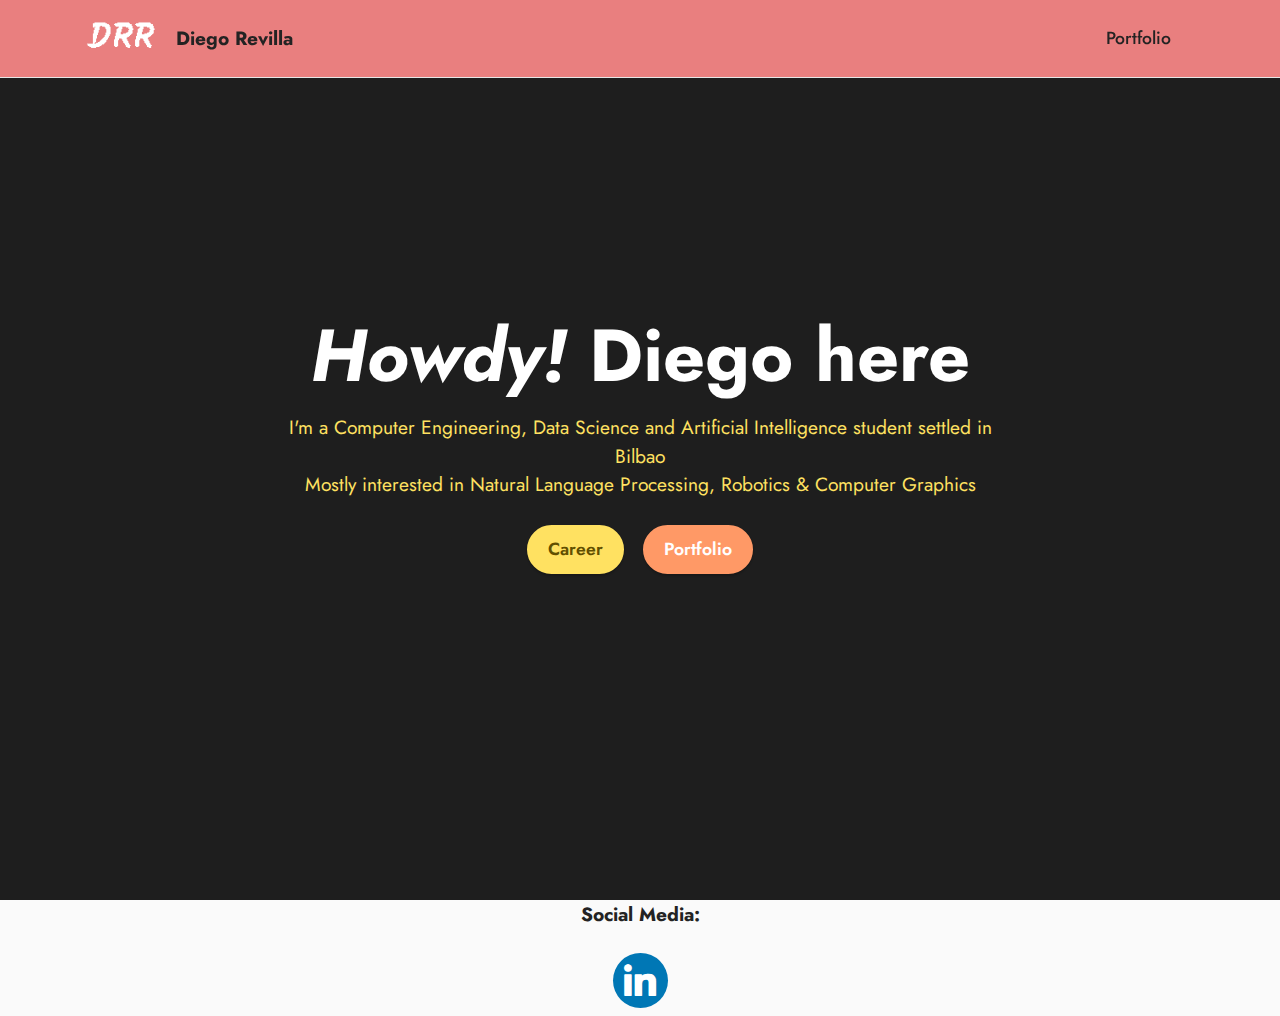
<file: index.html>
<!DOCTYPE html>
<html  >
<head>
  <!-- Site made with Mobirise Website Builder v5.9.4, https://mobirise.com -->
  <meta charset="UTF-8">
  <meta http-equiv="X-UA-Compatible" content="IE=edge">
  <meta name="generator" content="Mobirise v5.9.4, mobirise.com">
  <meta name="viewport" content="width=device-width, initial-scale=1, minimum-scale=1">
  <link rel="shortcut icon" href="assets/images/white-91x72.png" type="image/x-icon">
  <meta name="description" content="">
  
  
  <title>Home</title>
  <link rel="stylesheet" href="assets/bootstrap/css/bootstrap.min.css">
  <link rel="stylesheet" href="assets/bootstrap/css/bootstrap-grid.min.css">
  <link rel="stylesheet" href="assets/bootstrap/css/bootstrap-reboot.min.css">
  <link rel="stylesheet" href="assets/animatecss/animate.css">
  <link rel="stylesheet" href="assets/dropdown/css/style.css">
  <link rel="stylesheet" href="assets/socicon/css/styles.css">
  <link rel="stylesheet" href="assets/theme/css/style.css">
  <link rel="preload" href="https://fonts.googleapis.com/css?family=Jost:100,200,300,400,500,600,700,800,900,100i,200i,300i,400i,500i,600i,700i,800i,900i&display=swap" as="style" onload="this.onload=null;this.rel='stylesheet'">
  <noscript><link rel="stylesheet" href="https://fonts.googleapis.com/css?family=Jost:100,200,300,400,500,600,700,800,900,100i,200i,300i,400i,500i,600i,700i,800i,900i&display=swap"></noscript>
  <link rel="preload" as="style" href="assets/mobirise/css/mbr-additional.css"><link rel="stylesheet" href="assets/mobirise/css/mbr-additional.css" type="text/css">

  
  
  
</head>
<body>
  
  <section data-bs-version="5.1" class="menu cid-s48OLK6784" once="menu" id="menu1-h">
    
    <nav class="navbar navbar-dropdown navbar-fixed-top navbar-expand-lg">
        <div class="container">
            <div class="navbar-brand">
                <span class="navbar-logo">
                    <a href="index.html">
                        <img src="assets/images/white-91x72.png" alt="Mobirise Website Builder" style="height: 3.8rem;">
                    </a>
                </span>
                <span class="navbar-caption-wrap"><a class="navbar-caption text-black text-primary display-7" href="index.html">Diego Revilla</a></span>
            </div>
            <button class="navbar-toggler" type="button" data-toggle="collapse" data-bs-toggle="collapse" data-target="#navbarSupportedContent" data-bs-target="#navbarSupportedContent" aria-controls="navbarNavAltMarkup" aria-expanded="false" aria-label="Toggle navigation">
                <div class="hamburger">
                    <span></span>
                    <span></span>
                    <span></span>
                    <span></span>
                </div>
            </button>
            <div class="collapse navbar-collapse" id="navbarSupportedContent">
                <ul class="navbar-nav nav-dropdown nav-right" data-app-modern-menu="true"><li class="nav-item"><a class="nav-link link text-black text-primary display-4" href="portfolio.html">Portfolio</a></li></ul>
                
                
            </div>
        </div>
    </nav>

</section>

<section data-bs-version="5.1" class="header1 cid-s48MCQYojq mbr-fullscreen" id="header1-f">

    

    

    <div class="align-center container">
        <div class="row justify-content-center">
            <div class="col-12 col-lg-8">
                <h1 class="mbr-section-title mbr-fonts-style mb-3 display-1"><strong><em>Howdy! </em>Diego here</strong></h1>
                
                <p class="mbr-text mbr-fonts-style display-7">I'm a Computer Engineering, Data Science and Artificial Intelligence student settled in Bilbao<br>Mostly interested in Natural Language Processing, Robotics &amp; Computer Graphics</p>
                <div class="mbr-section-btn mt-3"><a class="btn btn-secondary display-4" href="career.html">Career</a> <a class="btn btn-danger display-4" href="portfolio.html">Portfolio</a></div>
            </div>
        </div>
    </div>
</section>

<section data-bs-version="5.1" class="share3 cid-tiWG0eoAwR" id="share3-k">
    
     
    
    
    

    <div class="container">
        <div class="media-container-row">
            <div class="col-12">
                <h3 class="mbr-section-title align-center mb-3 mbr-fonts-style display-7">
                    <strong>Social Media:</strong></h3>
                <div class="social-list align-center">
                   
                    
                        
                        
                        
                        
                        <a class="iconfont-wrapper bg-linkedin m-2" href="https://www.linkedin.com/in/diegorr/" target="_blank">
                            <span class="socicon-linkedin socicon"></span>
                        </a>
                        
                        
                        
                        
                        
                </div>
            </div>
        </div>
    </div>
</section>
  
  <input name="animation" type="hidden">
  </body>
</html>
</file>
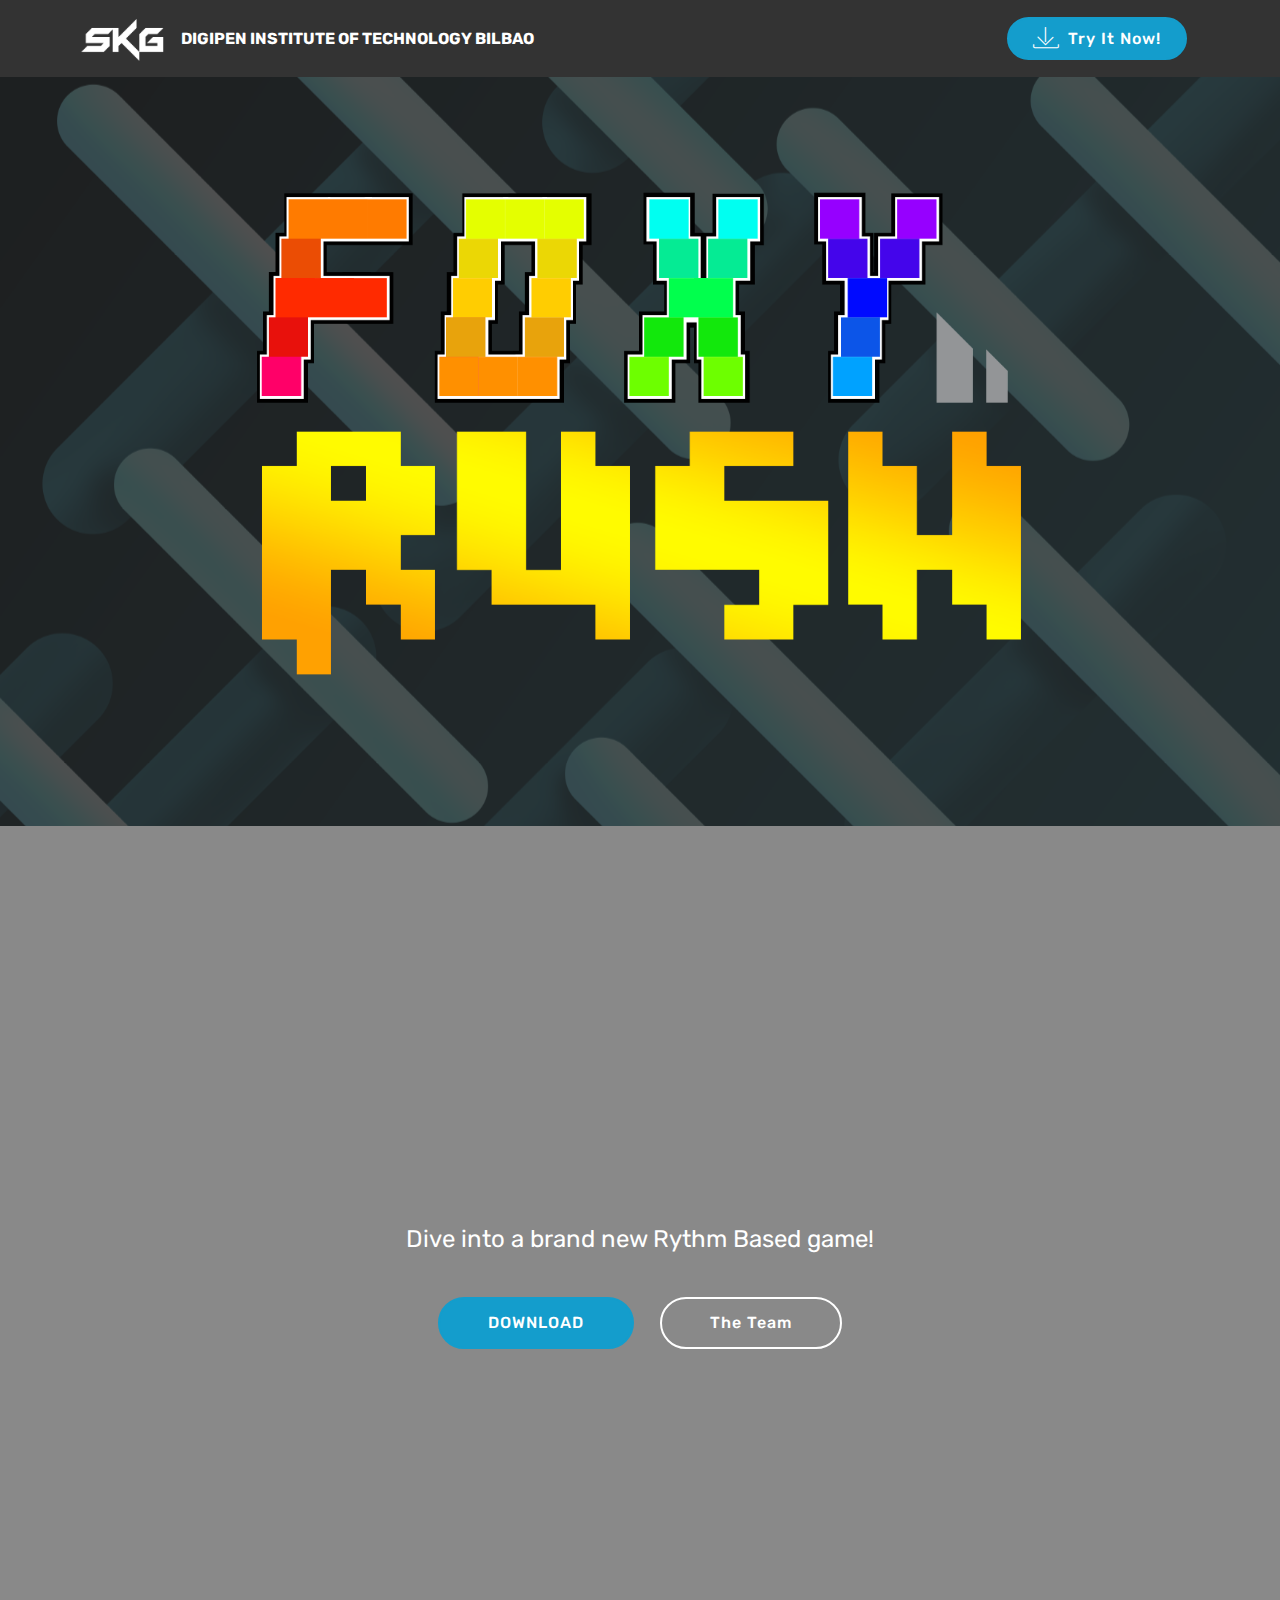
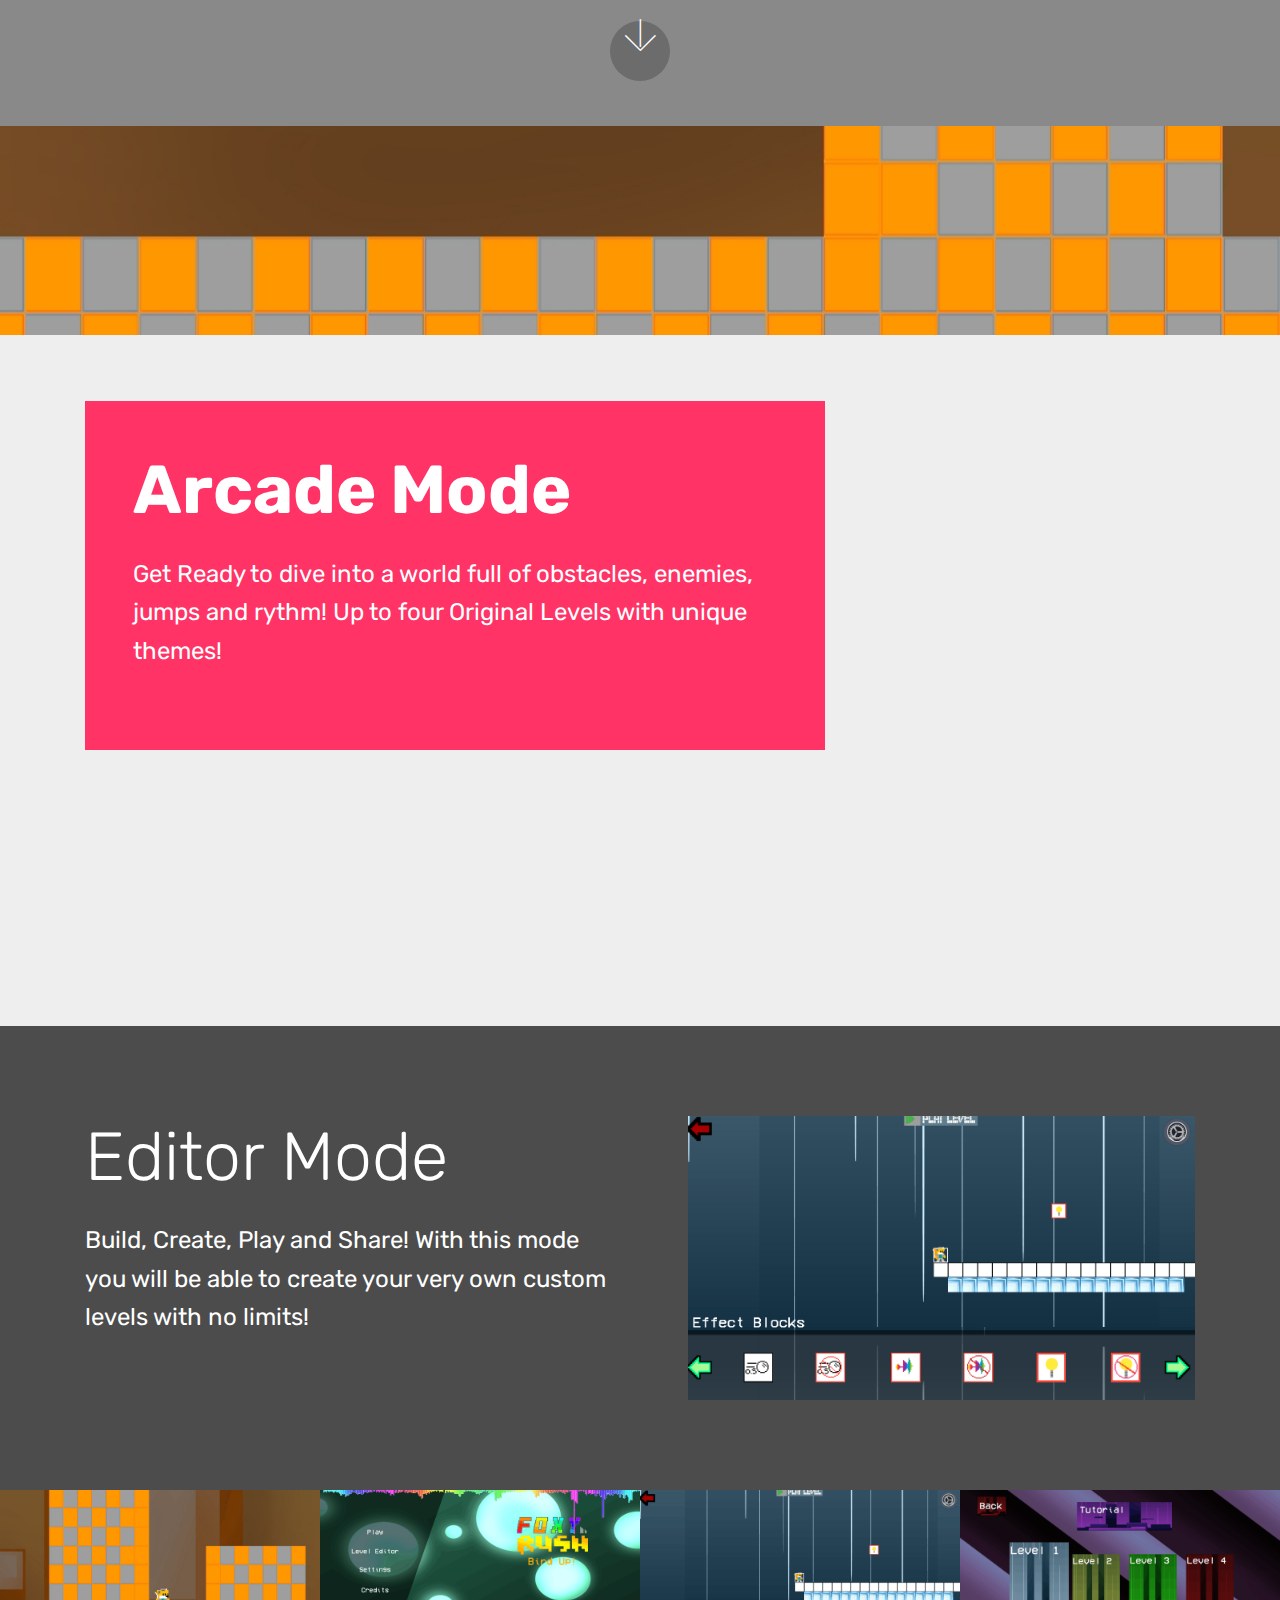
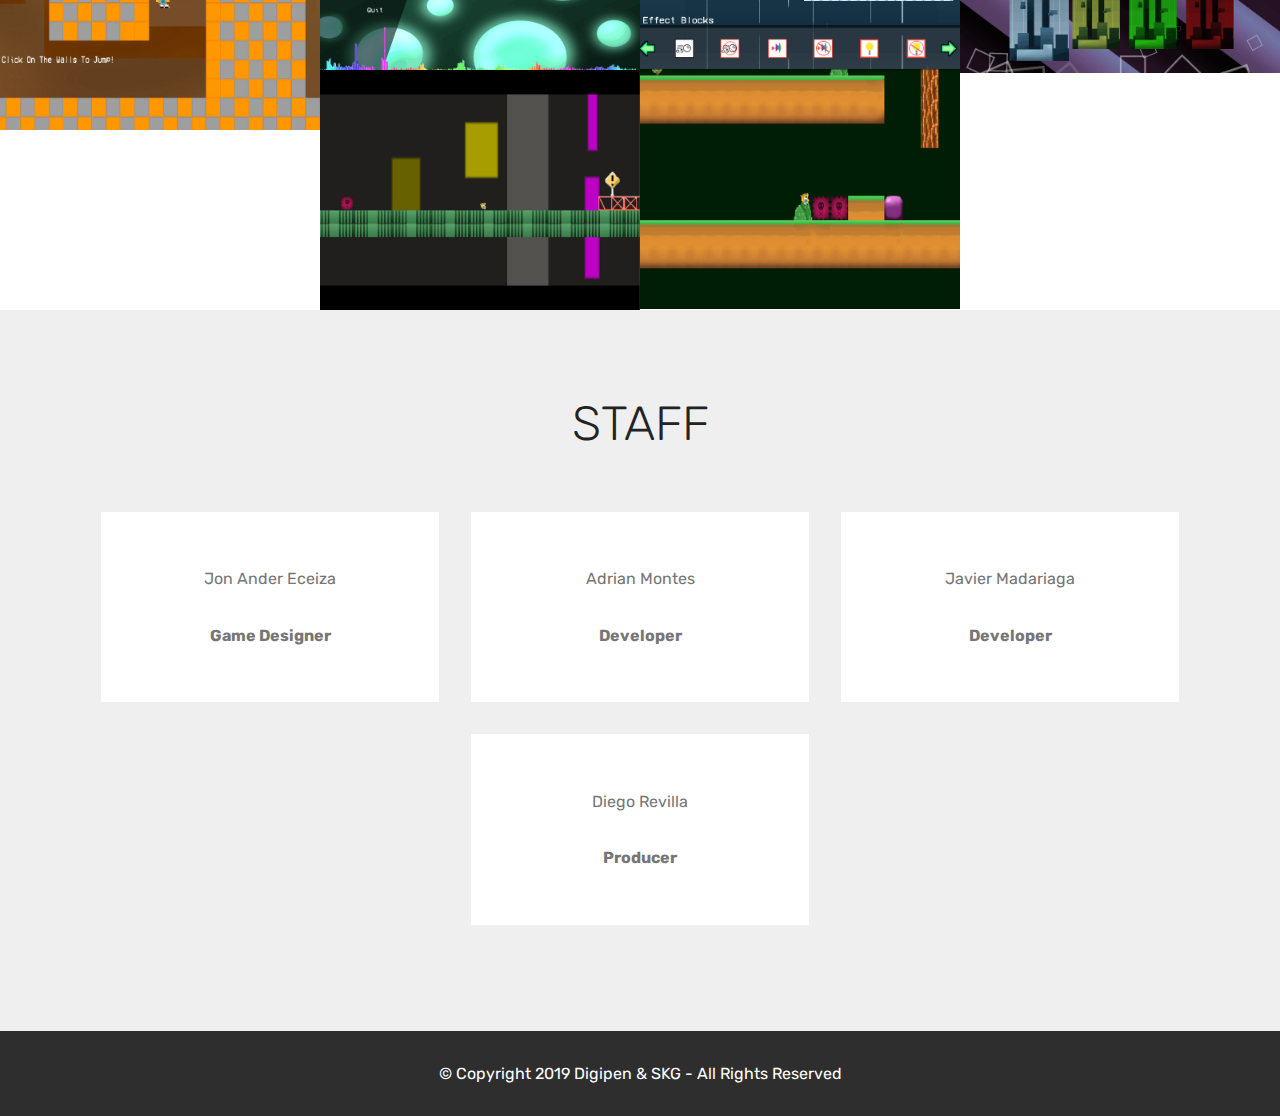
<file: Digipen-FoxyRush/index.html>
<! ––
// index.html
// skgtechnology.com/Digipen-FoxyRushs
//
// Created by Diego Revilla on 12/31/2019
// Copyright Digipen 2019-2020
––>

<!DOCTYPE html>
<html  >
<head>
  <meta charset="UTF-8">
  <meta http-equiv="X-UA-Compatible" content="IE=edge">
  <meta name="generator" content="Mobirise v4.11.5, mobirise.com">
  <meta name="viewport" content="width=device-width, initial-scale=1, minimum-scale=1">
  <link rel="shortcut icon" href="assets/images/skglogo-536x402.png" type="image/x-icon">
  <meta name="description" content="A SKG and Digipen Bilbao thrilling game">
  
  <title>Foxy Rush</title>
  <link rel="stylesheet" href="assets/web/assets/mobirise-icons/mobirise-icons.css">
  <link rel="stylesheet" href="assets/bootstrap/css/bootstrap.min.css">
  <link rel="stylesheet" href="assets/bootstrap/css/bootstrap-grid.min.css">
  <link rel="stylesheet" href="assets/bootstrap/css/bootstrap-reboot.min.css">
  <link rel="stylesheet" href="assets/dropdown/css/style.css">
  <link rel="stylesheet" href="assets/tether/tether.min.css">
  <link rel="stylesheet" href="assets/theme/css/style.css">
  <link rel="stylesheet" href="assets/gallery/style.css">
  <link rel="preload" as="style" href="assets/mobirise/css/mbr-additional.css"><link rel="stylesheet" href="assets/mobirise/css/mbr-additional.css" type="text/css">
  
  
  
</head>
<body>
  <section class="menu cid-rLRswYZdny" once="menu" id="menu1-0">

    

    <nav class="navbar navbar-expand beta-menu navbar-dropdown align-items-center navbar-fixed-top navbar-toggleable-sm">
        <button class="navbar-toggler navbar-toggler-right" type="button" data-toggle="collapse" data-target="#navbarSupportedContent" aria-controls="navbarSupportedContent" aria-expanded="false" aria-label="Toggle navigation">
            <div class="hamburger">
                <span></span>
                <span></span>
                <span></span>
                <span></span>
            </div>
        </button>
        <div class="menu-logo">
            <div class="navbar-brand">
                <span class="navbar-logo">
                    <a href="https://skgtechnology.com">
                         <img src="assets/images/skglogo-536x402.png" alt="SKG" title="" style="height: 3.8rem;">
                    </a>
                </span>
                <span class="navbar-caption-wrap"><a class="navbar-caption text-white display-4" href="https://digipen.edu">DIGIPEN INSTITUTE OF TECHNOLOGY BILBAO</a></span>
            </div>
        </div>
        <div class="collapse navbar-collapse" id="navbarSupportedContent">
            
            <div class="navbar-buttons mbr-section-btn"><a class="btn btn-sm btn-primary display-4" href="https://skgtechnology.com" target="_blank">
                    <span class="mbri-save mbr-iconfont mbr-iconfont-btn "></span>
                    Try It Now!
                </a></div>
        </div>
    </nav>
</section>

<section class="engine"><a href="https://mobirise.info/j">website templates</a></section><section class="header4 cid-rMfka31S2L mbr-parallax-background" id="header4-a">

    

    <div class="mbr-overlay" style="opacity: 0.8; background-color: rgb(35, 35, 35);">
    </div>

    <div class="container">
        <div class="row justify-content-md-center">
            <div class="media-content col-md-10">
                
                
                <div class="mbr-text align-center mbr-white pb-3">
                    
                </div>
                
            </div>
            <div class="mbr-figure pt-5">
                <img src="assets/images/foxyrush-1.png" alt="Mobirise" title="" style="width: 85%;">
            </div>
        </div>
    </div>
</section>

<section class="header6 cid-rLRue94cpl mbr-fullscreen" data-bg-video="https://www.youtube.com/embed/Y9Vt5d4u2DQ?rel=0&amp;showinfo=0&amp;autoplay=1&amp;loop=1" id="header6-1">

    

    <div class="mbr-overlay" style="opacity: 0.5; background-color: rgb(35, 35, 35);">
    </div>

    <div class="container">
        <div class="row justify-content-md-center">
            <div class="mbr-white col-md-10">
                <h1 class="mbr-section-title align-center mbr-bold pb-3 mbr-fonts-style display-1"></h1>
                <p class="mbr-text align-center pb-3 mbr-fonts-style display-5">
                    Dive into a brand new Rythm Based game!</p>
                <div class="mbr-section-btn align-center"><a class="btn btn-md btn-primary display-4" href="https://skgtechnology.com">DOWNLOAD</a>
                        <a class="btn btn-md btn-white-outline display-4" href="index.html#testimonials1-9">The Team</a></div>
            </div>
        </div>
    </div>

    <div class="mbr-arrow hidden-sm-down" aria-hidden="true">
        <a href="#next">
            <i class="mbri-down mbr-iconfont"></i>
        </a>
    </div>
</section>

<section class="header10 cid-rLRIQep581 mbr-fullscreen mbr-parallax-background" id="header10-2">

    

    

    <div class="container">
        <div class="media-container-column mbr-white p-5 align-left col-lg-8 col-md-10">
            <h1 class="mbr-section-title mbr-bold pb-3 mbr-fonts-style display-1">Arcade Mode</h1>
            
            <p class="mbr-text pb-3 mbr-fonts-style display-5">
               Get Ready to dive into a world full of obstacles, enemies, jumps and rythm! Up to four Original Levels with unique themes!</p>
            
        </div>
    </div>

    
</section>

<section class="header3 cid-rLRIYlAgI7 mbr-parallax-background" id="header3-3">

    

    <div class="mbr-overlay" style="opacity: 0.8; background-color: rgb(35, 35, 35);">
    </div>

    <div class="container">
        <div class="media-container-row">
            <div class="mbr-figure" style="width: 100%;">
                <img src="assets/images/gamescreenshot2.png" alt="Mobirise" title="">
            </div>

            <div class="media-content">
                <h1 class="mbr-section-title mbr-white pb-3 mbr-fonts-style display-1">Editor Mode</h1>
                
                <div class="mbr-section-text mbr-white pb-3 ">
                    <p class="mbr-text mbr-fonts-style display-5">Build, Create, Play and Share! With this mode you will be able to create your very own custom levels with no limits!</p>
                </div>
                
            </div>
        </div>
    </div>

</section>

<section class="mbr-gallery mbr-slider-carousel cid-rLRJ1ULqeR" id="gallery3-4">

    

    <div>
        <div><!-- Filter --><!-- Gallery --><div class="mbr-gallery-row"><div class="mbr-gallery-layout-default"><div><div><div class="mbr-gallery-item mbr-gallery-item--p0" data-video-url="false" data-tags="Animated"><div href="#lb-gallery3-4" data-slide-to="0" data-toggle="modal"><img src="assets/images/gamescreenshot6-800x600.jpg" alt="" title=""><span class="icon-focus"></span></div></div><div class="mbr-gallery-item mbr-gallery-item--p0" data-video-url="false" data-tags="Animated"><div href="#lb-gallery3-4" data-slide-to="1" data-toggle="modal"><img src="assets/images/gamescreenshot3-800x450.png" alt="" title=""><span class="icon-focus"></span></div></div><div class="mbr-gallery-item mbr-gallery-item--p0" data-video-url="false" data-tags="Animated"><div href="#lb-gallery3-4" data-slide-to="2" data-toggle="modal"><img src="assets/images/gamescreenshot2-800x448.png" alt="" title=""><span class="icon-focus"></span></div></div><div class="mbr-gallery-item mbr-gallery-item--p0" data-video-url="false" data-tags="Animated"><div href="#lb-gallery3-4" data-slide-to="3" data-toggle="modal"><img src="assets/images/gamescreenshot1-800x458.png" alt="" title=""><span class="icon-focus"></span></div></div><div class="mbr-gallery-item mbr-gallery-item--p0" data-video-url="false" data-tags="Animated"><div href="#lb-gallery3-4" data-slide-to="4" data-toggle="modal"><img src="assets/images/gamescreenshot5-800x600.jpg" alt="" title=""><span class="icon-focus"></span></div></div><div class="mbr-gallery-item mbr-gallery-item--p0" data-video-url="false" data-tags="Animated"><div href="#lb-gallery3-4" data-slide-to="5" data-toggle="modal"><img src="assets/images/gamescreenshot4-800x600.jpg" alt="" title=""><span class="icon-focus"></span></div></div></div></div><div class="clearfix"></div></div></div><!-- Lightbox --><div data-app-prevent-settings="" class="mbr-slider modal fade carousel slide" tabindex="-1" data-keyboard="true" data-interval="false" id="lb-gallery3-4"><div class="modal-dialog"><div class="modal-content"><div class="modal-body"><div class="carousel-inner"><div class="carousel-item active"><img src="assets/images/gamescreenshot6.jpg" alt="" title=""></div><div class="carousel-item"><img src="assets/images/gamescreenshot3.png" alt="" title=""></div><div class="carousel-item"><img src="assets/images/gamescreenshot2.png" alt="" title=""></div><div class="carousel-item"><img src="assets/images/gamescreenshot1.png" alt="" title=""></div><div class="carousel-item"><img src="assets/images/gamescreenshot5.jpg" alt="" title=""></div><div class="carousel-item"><img src="assets/images/gamescreenshot4.jpg" alt="" title=""></div></div><a class="carousel-control carousel-control-prev" role="button" data-slide="prev" href="#lb-gallery3-4"><span class="mbri-left mbr-iconfont" aria-hidden="true"></span><span class="sr-only">Previous</span></a><a class="carousel-control carousel-control-next" role="button" data-slide="next" href="#lb-gallery3-4"><span class="mbri-right mbr-iconfont" aria-hidden="true"></span><span class="sr-only">Next</span></a><a class="close" href="#" role="button" data-dismiss="modal"><span class="sr-only">Close</span></a></div></div></div></div></div>
    </div>

</section>

<section class="testimonials1 cid-rM8hyQcvlR mbr-parallax-background" id="testimonials1-9">

    

    <div class="mbr-overlay" style="opacity: 0.4; background-color: rgb(239, 239, 239);">
    </div>
    <div class="container">
        <div class="media-container-row">
            <div class="title col-12 align-center">
                <h2 class="pb-3 mbr-fonts-style display-2">
                    STAFF</h2>
                
            </div>
        </div>
    </div>

    <div class="container pt-3 mt-2">
        <div class="media-container-row">
            <div class="mbr-testimonial p-3 align-center col-12 col-md-6 col-lg-4">
                <div class="panel-item p-3">
                    <div class="card-block">
                        
                        <p class="mbr-text mbr-fonts-style display-7">Jon Ander Eceiza</p>
                    </div>
                    <div class="card-footer">
                        <div class="mbr-author-name mbr-bold mbr-fonts-style display-7">
                             Game Designer</div>
                        
                    </div>
                </div>
            </div>

            <div class="mbr-testimonial p-3 align-center col-12 col-md-6 col-lg-4">
                <div class="panel-item p-3">
                    <div class="card-block">
                        
                        <p class="mbr-text mbr-fonts-style display-7">Adrian Montes</p>
                    </div>
                    <div class="card-footer">
                        <div class="mbr-author-name mbr-bold mbr-fonts-style display-7">
                             Developer</div>
                        
                    </div>
                </div>
            </div>

            <div class="mbr-testimonial p-3 align-center col-12 col-md-6 col-lg-4">
                <div class="panel-item p-3">
                    <div class="card-block">
                        
                        <p class="mbr-text mbr-fonts-style display-7">Javier Madariaga</p>
                    </div>
                    <div class="card-footer">
                        <div class="mbr-author-name mbr-bold mbr-fonts-style display-7">
                             Developer</div>
                        
                    </div>
                </div>
            </div>

            <div class="mbr-testimonial p-3 align-center col-12 col-md-6 col-lg-4">
                <div class="panel-item p-3">
                    <div class="card-block">
                        
                        <p class="mbr-text mbr-fonts-style display-7">Diego Revilla</p>
                    </div>
                    <div class="card-footer">
                        <div class="mbr-author-name mbr-bold mbr-fonts-style display-7">
                             Producer</div>
                        
                    </div>
                </div>
            </div>

            

            
        </div>
    </div>   
</section>

<section once="footers" class="cid-rM8gqiZDTa" id="footer6-7">

    

    

    <div class="container">
        <div class="media-container-row align-center mbr-white">
            <div class="col-12">
                <p class="mbr-text mb-0 mbr-fonts-style display-7">
                    © Copyright 2019 Digipen &amp; SKG - All Rights Reserved
                </p>
            </div>
        </div>
    </div>
</section>


  <script src="assets/web/assets/jquery/jquery.min.js"></script>
  <script src="assets/popper/popper.min.js"></script>
  <script src="assets/bootstrap/js/bootstrap.min.js"></script>
  <script src="assets/ytplayer/jquery.mb.ytplayer.min.js"></script>
  <script src="assets/smoothscroll/smooth-scroll.js"></script>
  <script src="assets/dropdown/js/nav-dropdown.js"></script>
  <script src="assets/dropdown/js/navbar-dropdown.js"></script>
  <script src="assets/touchswipe/jquery.touch-swipe.min.js"></script>
  <script src="assets/tether/tether.min.js"></script>
  <script src="assets/bootstrapcarouselswipe/bootstrap-carousel-swipe.js"></script>
  <script src="assets/vimeoplayer/jquery.mb.vimeo_player.js"></script>
  <script src="assets/masonry/masonry.pkgd.min.js"></script>
  <script src="assets/imagesloaded/imagesloaded.pkgd.min.js"></script>
  <script src="assets/parallax/jarallax.min.js"></script>
  <script src="assets/theme/js/script.js"></script>
  <script src="assets/gallery/player.min.js"></script>
  <script src="assets/gallery/script.js"></script>
  <script src="assets/slidervideo/script.js"></script>
  
  
</body>
</html>
</file>
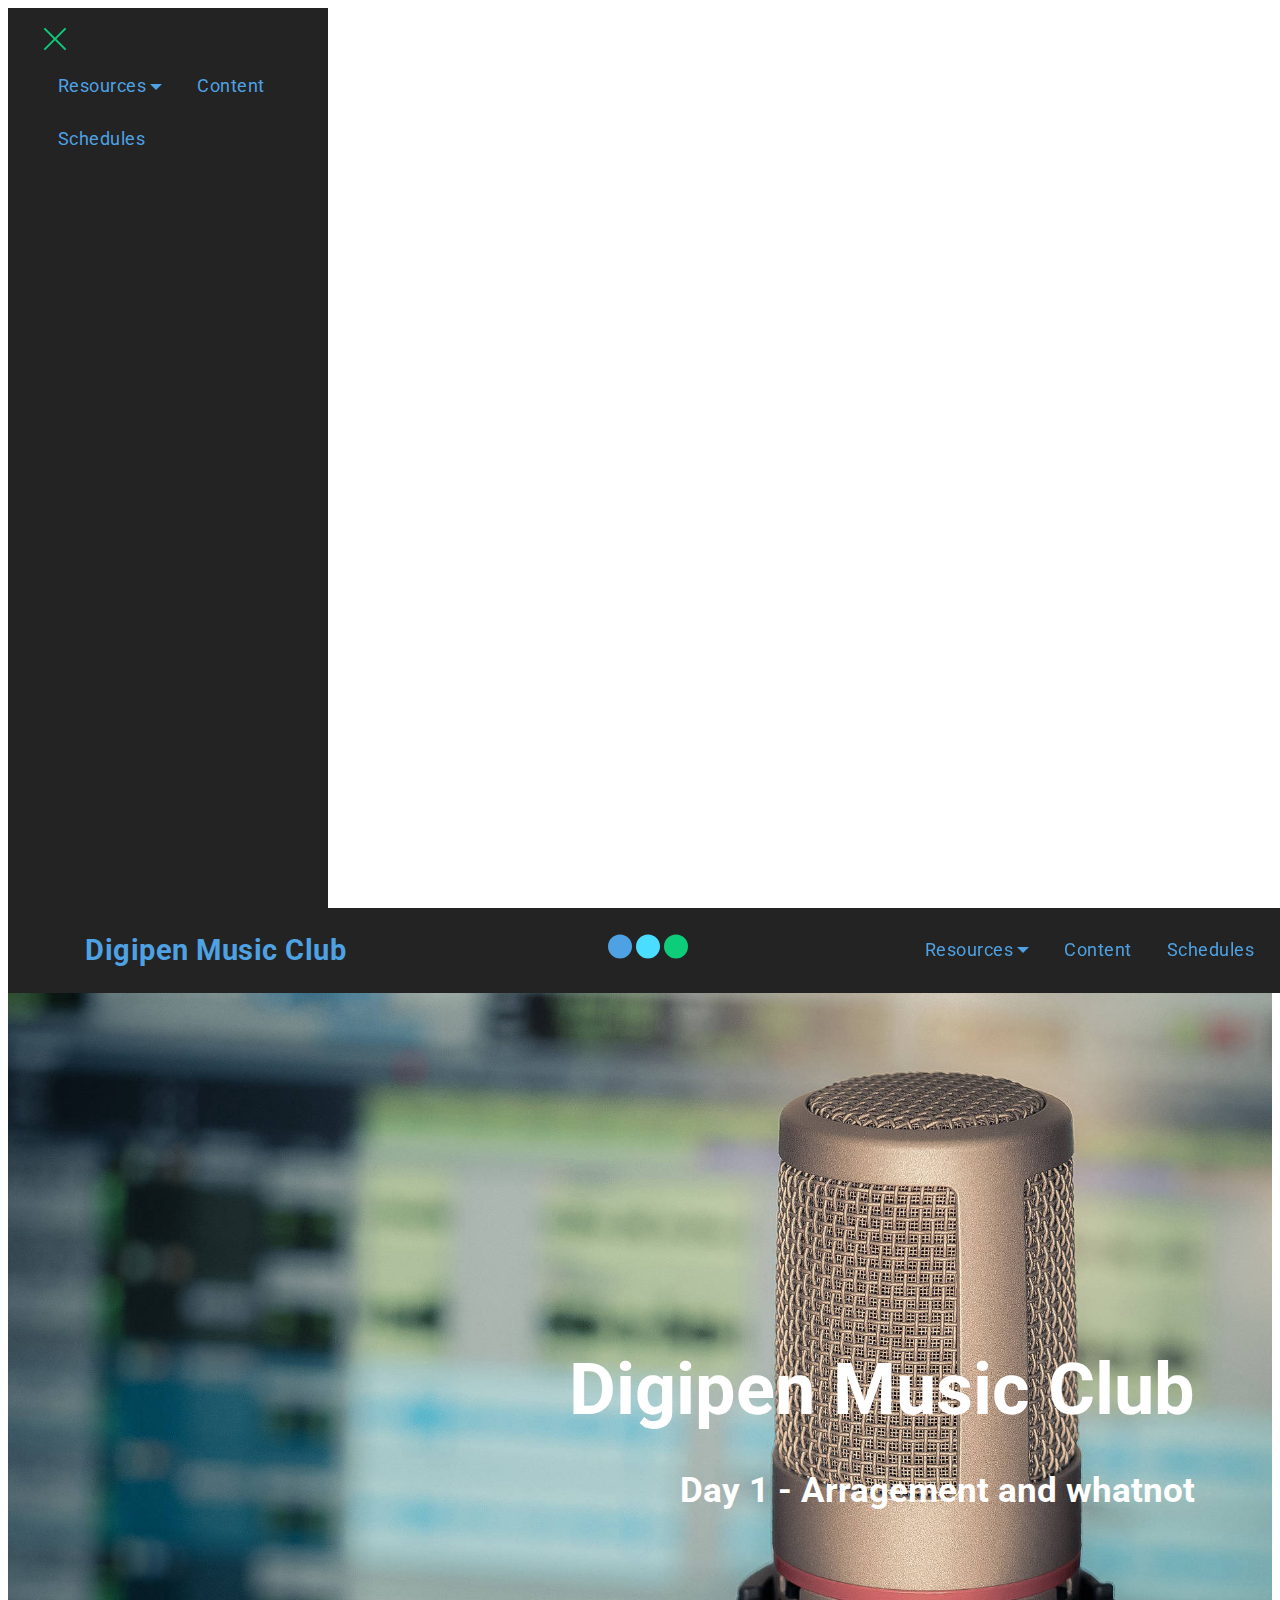
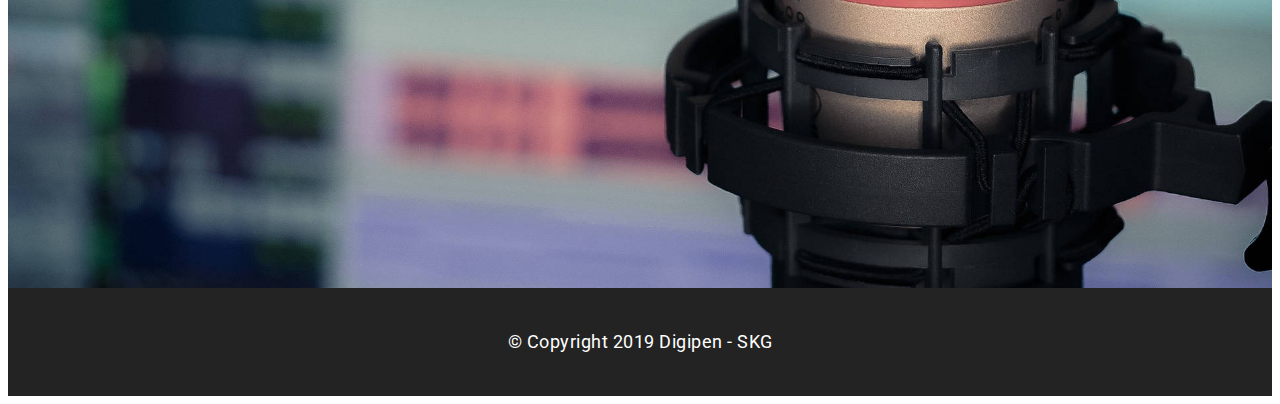
<file: DigipenMusicClub/index.html>
<!DOCTYPE html>
<html amp >
<head>
  <!-- Site made with Mobirise Website Builder v4.11.5, https://mobirise.com -->
  <meta charset="UTF-8">
  <meta http-equiv="X-UA-Compatible" content="IE=edge">
  <meta name="generator" content="Mobirise v4.11.5, mobirise.com">
  <meta name="viewport" content="width=device-width, initial-scale=1, minimum-scale=1">
  <link rel="shortcut icon" href="assets/images/mbr-1-90x60.jpg" type="image/x-icon">
  <meta name="description" content="">
  
  <title>Home</title>
  
<link rel="canonical" href="./">
 <style amp-boilerplate>body{-webkit-animation:-amp-start 8s steps(1,end) 0s 1 normal both;-moz-animation:-amp-start 8s steps(1,end) 0s 1 normal both;-ms-animation:-amp-start 8s steps(1,end) 0s 1 normal both;animation:-amp-start 8s steps(1,end) 0s 1 normal both}@-webkit-keyframes -amp-start{from{visibility:hidden}to{visibility:visible}}@-moz-keyframes -amp-start{from{visibility:hidden}to{visibility:visible}}@-ms-keyframes -amp-start{from{visibility:hidden}to{visibility:visible}}@-o-keyframes -amp-start{from{visibility:hidden}to{visibility:visible}}@keyframes -amp-start{from{visibility:hidden}to{visibility:visible}}</style>
<noscript><style amp-boilerplate>body{-webkit-animation:none;-moz-animation:none;-ms-animation:none;animation:none}</style></noscript>
<link href="https://fonts.googleapis.com/css?family=Roboto:100,100i,300,300i,400,400i,500,500i,700,700i,900,900i&subset=cyrillic&display=swap" rel="stylesheet">
 
 <style amp-custom> 
div,span,h1,h2,h3,h4,h5,h6,p,blockquote,a,ol,ul,li,figcaption{font: inherit;}*{-webkit-box-sizing: border-box;box-sizing: border-box;}body{position: relative;font-style: normal;line-height: 1.5;}section{background-color: #eeeeee;background-position: 50% 50%;background-repeat: no-repeat;background-size: cover;}section,.container,.container-fluid{position: relative;word-wrap: break-word;}a.mbr-iconfont:hover{text-decoration: none;}h1,h2,h3{margin: auto;}h1,h3,p{padding: 10px 0;margin-bottom: 15px;}p,li,blockquote{color: #15181b;letter-spacing: 0.5px;line-height: 1.7;}ul,ol,pre,blockquote{margin-bottom: 0;margin-top: 0;}pre{background: #f4f4f4;padding: 10px 24px;white-space: pre-wrap;}p{margin-top: 0;}a{font-style: normal;font-weight: 400;cursor: pointer;}a,a:hover{text-decoration: none;}figure{margin-bottom: 0;}h1,h2,h3,h4,h5,h6,.h1,.h2,.h3,.h4,.h5,.h6,.display-1,.display-2,.display-3,.display-4{line-height: 1;word-break: break-word;word-wrap: break-word;}b,strong{font-weight: bold;}blockquote{padding: 10px 0 10px 20px;position: relative;border-left: 3px solid;}input:-webkit-autofill,input:-webkit-autofill:hover,input:-webkit-autofill:focus,input:-webkit-autofill:active{-webkit-transition-delay: 9999s;transition-delay: 9999s;-webkit-transition-property: background-color,color;-o-transition-property: background-color,color;transition-property: background-color,color;}html,body{height: auto;min-height: 100vh;}.mbr-section-title{font-style: normal;line-height: 1.2;}.mbr-section-subtitle{line-height: 1.3;}.mbr-text{font-style: normal;line-height: 1.6;}.btn{font-weight: 400;border-width: 2px;border-style: solid;font-style: normal;letter-spacing: 2px;margin: .4rem .5rem;white-space: normal;-webkit-transition: all .3s ease-in-out,-webkit-box-shadow 2s ease-in-out;transition: all .3s ease-in-out,-webkit-box-shadow 2s ease-in-out;-o-transition: all .3s ease-in-out,box-shadow 2s ease-in-out;transition: all .3s ease-in-out,box-shadow 2s ease-in-out;transition: all .3s ease-in-out,box-shadow 2s ease-in-out,-webkit-box-shadow 2s ease-in-out;display: -webkit-inline-box;display: -ms-inline-flexbox;display: inline-flex;-webkit-box-align: center;-ms-flex-align: center;align-items: center;-webkit-box-pack: center;-ms-flex-pack: center;justify-content: center;word-break: break-word;-webkit-align-items: center;-webkit-justify-content: center;display: -webkit-inline-flex;}.btn-form{border-radius: 0;}.btn-form:hover{cursor: pointer;}form .btn{margin: 0;}input,textarea,select{padding: 15px 0.5rem;}.mbr-figure img,.mbr-figure iframe{display: block;width: 100%;}.card{background-color: transparent;border: none;}.card-wrapper{-webkit-box-flex: 1;-webkit-flex: 1;}.card-img{text-align: center;-ms-flex-negative: 0;flex-shrink: 0;-webkit-flex-shrink: 0;}.media{max-width: 100%;margin: 0 auto;}.mbr-figure{-ms-flex-item-align: center;-ms-grid-row-align: center;-webkit-align-self: center;align-self: center;}.media-container > div{max-width: 100%;}.mbr-figure img,.card-img img{width: 100%;}@media (max-width: 991px){.media-size-item{width: auto;}.media{width: auto;}.mbr-figure{width: 100%;}}section.slider .amp-carousel-button{cursor: pointer;}amp-image-lightbox a.control{position: absolute;width: 32px;height: 32px;right: 16px;top: 16px;z-index: 1000;}amp-image-lightbox a.control .close{position: relative;}amp-image-lightbox a.control .close:before,amp-image-lightbox a.control .close:after{position: absolute;left: 15px;content: ' ';height: 33px;width: 2px;background-color: #fff;}amp-image-lightbox a.control .close:before{-webkit-transform: rotate(45deg);-ms-transform: rotate(45deg);transform: rotate(45deg);}amp-image-lightbox a.control .close:after{-webkit-transform: rotate(-45deg);-ms-transform: rotate(-45deg);transform: rotate(-45deg);}.hidden{visibility: hidden;}.super-hide{display: none;}.inactive{-webkit-user-select: none;-moz-user-select: none;-ms-user-select: none;user-select: none;pointer-events: none;-webkit-user-drag: none;user-drag: none;}textarea[type="hidden"]{display: none;}#scrollToTop{display: none;}.popover-content ul.show{min-height: 155px;}.mbr-white{color: #ffffff;}.mbr-black{color: #000000;}.mbr-bg-white{background-color: #ffffff;}.mbr-bg-black{background-color: #000000;}.align-left{text-align: left;}.align-center{text-align: center;}.align-right{text-align: right;}@media (max-width: 767px){.align-left,.align-center,.align-right,.mbr-section-btn,.mbr-section-title{text-align: center;}}.mbr-light{font-weight: 300;}.mbr-regular{font-weight: 400;}.mbr-semibold{font-weight: 500;}.mbr-bold{font-weight: 700;}.mbr-section-btn{margin-left: -.25rem;margin-right: -.25rem;font-size: 0;}nav .mbr-section-btn{margin-left: 0rem;margin-right: 0rem;}.btn .mbr-iconfont,.btn.btn-sm .mbr-iconfont{cursor: pointer;margin-right: 0.5rem;}.btn.btn-md .mbr-iconfont,.btn.btn-md .mbr-iconfont{margin-right: 0.8rem;}[type="submit"]{-webkit-appearance: none;}.google-map{height: 400px;position: relative;width: 100%;}.google-map iframe{height: 100%;width: 100%;}.google-map [data-state-details]{color: #6b6763;font-family: Montserrat;height: 1.5em;margin-top: -0.75em;padding-left: 1.25rem;padding-right: 1.25rem;position: absolute;text-align: center;top: 50%;width: 100%;}.google-map[data-state]{background: #e9e5dc;}.google-map[data-state="loading"] [data-state-details]{display: none;}.map-placeholder{display: none;}.mbr-fullscreen .mbr-overlay{height: 100vh;}.mbr-fullscreen{display: -webkit-box;display: -ms-flexbox;display: flex;display: -moz-flex;display: -ms-flex;display: -o-flex;-webkit-box-align: center;-ms-flex-align: center;align-items: center;-webkit-align-items: center;height: 100vh;-webkit-box-sizing: border-box;box-sizing: border-box;padding-top: 3rem;padding-bottom: 3rem;}.mbr-overlay{bottom: 0;left: 0;position: absolute;right: 0;top: 0;z-index: 0;}section.sidebar-open:before{content: '';position: fixed;top: 0;bottom: 0;right: 0;left: 0;background-color: rgba(0,0,0,0.2);z-index: 1040;}amp-img img{max-height: 100%;max-width: 100%;}img.mbr-temp{width: 100%;}.is-builder .nodisplay + img[async],.is-builder .nodisplay + img[decoding="async"],.is-builder amp-img > a + img[async],.is-builder amp-img > a + img[decoding="async"]{display: none;}html:not(.is-builder) amp-img > a{position: absolute;top: 0;bottom: 0;left: 0;right: 0;z-index: 1;}.is-builder .temp-amp-sizer{position: absolute;}.is-builder section.slider .icon-wrap,.is-builder section[class*="gallery"] .icon-wrap{pointer-events: all;}.is-builder amp-youtube .temp-amp-sizer,.is-builder amp-vimeo .temp-amp-sizer{position: static;}.is-builder section.horizontal-menu .ampstart-btn{display: none;}@media (max-width: 991px){.is-builder section.horizontal-menu .navbar-toggler{display: block;}}.is-builder section.horizontal-menu .dropdown-menu{z-index: auto;opacity: 1;pointer-events: auto;}.is-builder section.horizontal-menu .nav-dropdown .link.dropdown-toggle[aria-expanded="true"]{margin-right: 0;padding: 0.667em 1em;}.mobirise-spinner{position: absolute;top: 50%;left: 40%;margin-left: 10%;-webkit-transform: translate3d(-50%,-50%,0);z-index: 4;}.mobirise-spinner em{width: 24px;height: 24px;background: #3ac;border-radius: 100%;display: inline-block;-webkit-animation: slide 1s infinite;}.mobirise-spinner em:nth-child(1){-webkit-animation-delay: 0.1s;}.mobirise-spinner em:nth-child(2){-webkit-animation-delay: 0.2s;}.mobirise-spinner em:nth-child(3){-webkit-animation-delay: 0.3s;}@-moz-keyframes slide{0%{-webkit-transform: scale(1);}50%{opacity: 0.3;-webkit-transform: scale(2);}100%{-webkit-transform: scale(1);}}@-webkit-keyframes slide{0%{-webkit-transform: scale(1);}50%{opacity: 0.3;-webkit-transform: scale(2);}100%{-webkit-transform: scale(1);}}@-o-keyframes slide{0%{-webkit-transform: scale(1);}50%{opacity: 0.3;-webkit-transform: scale(2);}100%{-webkit-transform: scale(1);}}@keyframes slide{0%{-webkit-transform: scale(1);}50%{opacity: 0.3;-webkit-transform: scale(2);}100%{-webkit-transform: scale(1);}}.mobirise-loader .amp-active > div{display: none;}.mbr-container{max-width: 800px;padding: 0 10px;margin: 0 auto;position: relative;}.container{padding-right: 15px;padding-left: 15px;width: 100%;margin-right: auto;margin-left: auto;}@media (max-width: 767px){.container{max-width: 540px;}}@media (min-width: 768px){.container{max-width: 720px;}}@media (min-width: 992px){.container{max-width: 960px;}}@media (min-width: 1200px){.container{max-width: 1140px;}}.mbr-row,.mbr-form-row{display: -webkit-box;display: -webkit-flex;display: -ms-flexbox;display: flex;-webkit-flex-wrap: wrap;-ms-flex-wrap: wrap;flex-wrap: wrap;margin-right: -1rem;margin-left: -1rem;}.mbr-form-row{margin-right: -0.5rem;margin-left: -0.5rem;}.mbr-form-row > [class*="mbr-col"]{padding-left: 0.5rem;padding-right: 0.5rem;}.mbr-justify-content-center{-webkit-box-pack: center;-ms-flex-pack: center;justify-content: center;-webkit-justify-content: center;}@media (max-width: 767px){.mbr-col-sm-12{-ms-flex: 0 0 100%;-webkit-box-flex: 0;flex: 0 0 100%;max-width: 100%;padding-right: 15px;padding-left: 15px;-webkit-flex: 0 0 100%;}.mbr-row{margin: 0;}}@media (min-width: 768px){.mbr-col-md-3{-ms-flex: 0 0 25%;-webkit-box-flex: 0;flex: 0 0 25%;max-width: 25%;padding-right: 15px;padding-left: 15px;-webkit-flex: 0 0 25%;}.mbr-col-md-4{-ms-flex: 0 0 33.333333%;-webkit-box-flex: 0;flex: 0 0 33.333333%;max-width: 33.333333%;padding-right: 15px;padding-left: 15px;-webkit-flex: 0 0 33.333333%;}.mbr-col-md-5{-ms-flex: 0 0 41.666667%;-webkit-box-flex: 0;flex: 0 0 41.666667%;max-width: 41.666667%;padding-right: 15px;padding-left: 15px;-webkit-flex: 0 0 41.666667%;}.mbr-col-md-6{-ms-flex: 0 0 50%;-webkit-box-flex: 0;flex: 0 0 50%;max-width: 50%;padding-right: 15px;padding-left: 15px;-webkit-flex: 0 0 50%;}.mbr-col-md-7{-ms-flex: 0 0 58.333333%;-webkit-box-flex: 0;flex: 0 0 58.333333%;max-width: 58.333333%;padding-right: 15px;padding-left: 15px;-webkit-flex: 0 0 58.333333%;}.mbr-col-md-8{-ms-flex: 0 0 66.666667%;-webkit-box-flex: 0;flex: 0 0 66.666667%;max-width: 66.666667%;padding-left: 15px;padding-right: 15px;-webkit-flex: 0 0 66.666667%;}.mbr-col-md-10{-ms-flex: 0 0 83.333333%;-webkit-box-flex: 0;flex: 0 0 83.333333%;max-width: 83.333333%;padding-left: 15px;padding-right: 15px;-webkit-flex: 0 0 83.333333%;}.mbr-col-md-12{-ms-flex: 0 0 100%;-webkit-box-flex: 0;flex: 0 0 100%;max-width: 100%;padding-right: 15px;padding-left: 15px;-webkit-flex: 0 0 100%;}}@media (min-width: 992px){.mbr-col-lg-2{-ms-flex: 0 0 16.666667%;-webkit-box-flex: 0;flex: 0 0 16.666667%;max-width: 16.666667%;padding-right: 15px;padding-left: 15px;-webkit-flex: 0 0 16.666667%;}.mbr-col-lg-3{-ms-flex: 0 0 25%;-webkit-box-flex: 0;flex: 0 0 25%;max-width: 25%;padding-right: 15px;padding-left: 15px;-webkit-flex: 0 0 25%;}.mbr-col-lg-4{-ms-flex: 0 0 33.33%;-webkit-box-flex: 0;flex: 0 0 33.33%;max-width: 33.33%;padding-right: 15px;padding-left: 15px;-webkit-flex: 0 0 33.33%;}.mbr-col-lg-5{-ms-flex: 0 0 41.666%;-webkit-box-flex: 0;flex: 0 0 41.666%;max-width: 41.666%;padding-right: 15px;padding-left: 15px;-webkit-flex: 0 0 41.666%;}.mbr-col-lg-6{-ms-flex: 0 0 50%;-webkit-box-flex: 0;flex: 0 0 50%;max-width: 50%;padding-right: 15px;padding-left: 15px;-webkit-flex: 0 0 50%;}.mbr-col-lg-8{-ms-flex: 0 0 66.666667%;-webkit-box-flex: 0;flex: 0 0 66.666667%;max-width: 66.666667%;padding-left: 15px;padding-right: 15px;-webkit-flex: 0 0 66.666667%;}.mbr-col-lg-10{-ms-flex: 0 0 83.3333%;-webkit-box-flex: 0;flex: 0 0 83.3333%;max-width: 83.3333%;padding-right: 15px;padding-left: 15px;-webkit-flex: 0 0 83.3333%;}.mbr-col-lg-12{-ms-flex: 0 0 100%;-webkit-box-flex: 0;flex: 0 0 100%;max-width: 100%;padding-right: 15px;padding-left: 15px;-webkit-flex: 0 0 100%;}}@media (min-width: 1200px){.mbr-col-xl-7{-ms-flex: 0 0 58.333333%;-webkit-box-flex: 0;flex: 0 0 58.333333%;max-width: 58.333333%;padding-right: 15px;padding-left: 15px;-webkit-flex: 0 0 58.333333%;}.mbr-col-xl-8{-ms-flex: 0 0 66.666667%;-webkit-box-flex: 0;flex: 0 0 66.666667%;max-width: 66.666667%;padding-left: 15px;padding-right: 15px;-webkit-flex: 0 0 66.666667%;}}amp-sidebar{background: transparent;}#scrollToTopMarker{position: absolute;width: 0px;height: 0px;top: 300px;}#scrollToTopButton{position: fixed;bottom: 25px;right: 25px;opacity: .4;z-index: 5000;font-size: 32px;height: 60px;width: 60px;border: none;border-radius: 3px;cursor: pointer;}#scrollToTopButton:focus{outline: none;}#scrollToTopButton a:before{content: '';position: absolute;height: 40%;top: 36%;width: 2px;left: calc(50% - 1px);}#scrollToTopButton a:after{content: '';position: absolute;border-top: 2px solid;border-right: 2px solid;width: 40%;height: 40%;left: calc(30% - 1px);bottom: 30%;-ms-transform: rotate(-45deg);transform: rotate(-45deg);-webkit-transform: rotate(-45deg);}.is-builder #scrollToTopButton a:after{left: 30%;}.field{margin-bottom: 1rem;}.field-input{margin: 0;width: 100%;}form a.btn{margin: 0;}.mbr-col,.mbr-col-auto{padding-left: 1rem;padding-right: 1rem;}.mbr-col{flex-basis: 0;flex-grow: 1;max-width: 100%;}.mbr-col-auto{flex: 0 0 auto;width: auto;max-width: none;}.dots-wrapper .dots{margin: 4px 8px;}.dots-wrapper .dots span{cursor: pointer;border-radius: 12px;display: block;height: 24px;width: 24px;transition: 0.4s;border: 10px solid #cccccc;}.dots-wrapper .dots span:hover{opacity: 1;}.dots-wrapper .dots span.current{outline: none;width: 40px;opacity: 1;}.amp-carousel-button{outline: none;}.hidden-slide{display: none;}.visible-slide{display: flex;}
body{font-family: Roboto;}blockquote{border-color: #4ea2e3;}.display-1{font-family: 'Roboto',sans-serif;font-size: 4.5rem;}.display-2{font-family: 'Roboto',sans-serif;font-size: 2.2rem;}.display-4{font-family: 'Roboto',sans-serif;font-size: 0.9rem;}.display-5{font-family: 'Roboto',sans-serif;font-size: 1.8rem;}.display-7{font-family: 'Roboto',sans-serif;font-size: 1.1rem;}input,textarea{font-family: 'Roboto',sans-serif;font-size: 0.9rem;}.display-1 .mbr-iconfont-btn{font-size: 4.5rem;width: 4.5rem;}.display-2 .mbr-iconfont-btn{font-size: 2.2rem;width: 2.2rem;}.display-4 .mbr-iconfont-btn{font-size: 0.9rem;width: 0.9rem;}.display-5 .mbr-iconfont-btn{font-size: 1.8rem;width: 1.8rem;}.display-7 .mbr-iconfont-btn{font-size: 1.1rem;width: 1.1rem;}@media (max-width: 768px){.display-1{font-size: 3.6rem;font-size: calc( 2.225rem + (4.5 - 2.225) * ((100vw - 20rem) / (48 - 20)));line-height: calc( 1.4 * (2.225rem + (4.5 - 2.225) * ((100vw - 20rem) / (48 - 20))));}.display-2{font-size: 1.76rem;font-size: calc( 1.42rem + (2.2 - 1.42) * ((100vw - 20rem) / (48 - 20)));line-height: calc( 1.4 * (1.42rem + (2.2 - 1.42) * ((100vw - 20rem) / (48 - 20))));}.display-4{font-size: 0.72rem;font-size: calc( 0.965rem + (0.9 - 0.965) * ((100vw - 20rem) / (48 - 20)));line-height: calc( 1.4 * (0.965rem + (0.9 - 0.965) * ((100vw - 20rem) / (48 - 20))));}.display-5{font-size: 1.44rem;font-size: calc( 1.28rem + (1.8 - 1.28) * ((100vw - 20rem) / (48 - 20)));line-height: calc( 1.4 * (1.28rem + (1.8 - 1.28) * ((100vw - 20rem) / (48 - 20))));}}.btn{padding: 1rem 2rem;border-radius: 0px;}.btn-sm{border-width: 1px;padding: 0.6rem 0.8rem;border-radius: 0px;}.btn-md{font-weight: 600;padding: 1rem 2rem;border-radius: 0px;}.bg-primary{background-color: #4ea2e3;}.bg-success{background-color: #0dcd7b;}.bg-info{background-color: #8282e7;}.bg-warning{background-color: #767676;}.bg-danger{background-color: #a0a0a0;}.btn-primary,.btn-primary:active,.btn-primary.active{background-color: #4ea2e3;border-color: #4ea2e3;color: #ffffff;}.btn-primary:hover,.btn-primary:focus,.btn-primary.focus{color: #ffffff;background-color: #1f7dc5;border-color: #1f7dc5;}.btn-primary.disabled,.btn-primary:disabled{color: #ffffff;background-color: #1f7dc5;border-color: #1f7dc5;}.btn-secondary,.btn-secondary:active,.btn-secondary.active{background-color: #4addff;border-color: #4addff;color: #003c4a;}.btn-secondary:hover,.btn-secondary:focus,.btn-secondary.focus{color: #003c4a;background-color: #00cdfd;border-color: #00cdfd;}.btn-secondary.disabled,.btn-secondary:disabled{color: #003c4a;background-color: #00cdfd;border-color: #00cdfd;}.btn-info,.btn-info:active,.btn-info.active{background-color: #8282e7;border-color: #8282e7;color: #ffffff;}.btn-info:hover,.btn-info:focus,.btn-info.focus{color: #ffffff;background-color: #4242db;border-color: #4242db;}.btn-info.disabled,.btn-info:disabled{color: #ffffff;background-color: #4242db;border-color: #4242db;}.btn-success,.btn-success:active,.btn-success.active{background-color: #0dcd7b;border-color: #0dcd7b;color: #ffffff;}.btn-success:hover,.btn-success:focus,.btn-success.focus{color: #ffffff;background-color: #088550;border-color: #088550;}.btn-success.disabled,.btn-success:disabled{color: #ffffff;background-color: #088550;border-color: #088550;}.btn-warning,.btn-warning:active,.btn-warning.active{background-color: #767676;border-color: #767676;color: #ffffff;}.btn-warning:hover,.btn-warning:focus,.btn-warning.focus{color: #ffffff;background-color: #505050;border-color: #505050;}.btn-warning.disabled,.btn-warning:disabled{color: #ffffff;background-color: #505050;border-color: #505050;}.btn-danger,.btn-danger:active,.btn-danger.active{background-color: #a0a0a0;border-color: #a0a0a0;color: #ffffff;}.btn-danger:hover,.btn-danger:focus,.btn-danger.focus{color: #ffffff;background-color: #7a7a7a;border-color: #7a7a7a;}.btn-danger.disabled,.btn-danger:disabled{color: #ffffff;background-color: #7a7a7a;border-color: #7a7a7a;}.btn-black,.btn-black:active,.btn-black.active{background-color: #333333;border-color: #333333;color: #ffffff;}.btn-black:hover,.btn-black:focus,.btn-black.focus{color: #ffffff;background-color: #0d0d0d;border-color: #0d0d0d;}.btn-black.disabled,.btn-black:disabled{color: #ffffff;background-color: #0d0d0d;border-color: #0d0d0d;}.btn-white,.btn-white:active,.btn-white.active{background-color: #ffffff;border-color: #ffffff;color: #808080;}.btn-white:hover,.btn-white:focus,.btn-white.focus{color: #808080;background-color: #d9d9d9;border-color: #d9d9d9;}.btn-white.disabled,.btn-white:disabled{color: #808080;background-color: #d9d9d9;border-color: #d9d9d9;}.btn-white,.btn-white:active,.btn-white.active{color: #333333;}.btn-white:hover,.btn-white:focus,.btn-white.focus{color: #333333;}.btn-white.disabled,.btn-white:disabled{color: #333333;}.btn-primary-outline,.btn-primary-outline:active,.btn-primary-outline.active{background: none;border-color: #1c6faf;color: #1c6faf;}.btn-primary-outline:hover,.btn-primary-outline:focus,.btn-primary-outline.focus{color: #ffffff;background-color: #4ea2e3;border-color: #4ea2e3;}.btn-primary-outline.disabled,.btn-primary-outline:disabled{color: #ffffff;background-color: #4ea2e3;border-color: #4ea2e3;}.btn-secondary-outline,.btn-secondary-outline:active,.btn-secondary-outline.active{background: none;border-color: #00b8e3;color: #00b8e3;}.btn-secondary-outline:hover,.btn-secondary-outline:focus,.btn-secondary-outline.focus{color: #003c4a;background-color: #4addff;border-color: #4addff;}.btn-secondary-outline.disabled,.btn-secondary-outline:disabled{color: #003c4a;background-color: #4addff;border-color: #4addff;}.btn-info-outline,.btn-info-outline:active,.btn-info-outline.active{background: none;border-color: #2c2cd7;color: #2c2cd7;}.btn-info-outline:hover,.btn-info-outline:focus,.btn-info-outline.focus{color: #ffffff;background-color: #8282e7;border-color: #8282e7;}.btn-info-outline.disabled,.btn-info-outline:disabled{color: #ffffff;background-color: #8282e7;border-color: #8282e7;}.btn-success-outline,.btn-success-outline:active,.btn-success-outline.active{background: none;border-color: #076d41;color: #076d41;}.btn-success-outline:hover,.btn-success-outline:focus,.btn-success-outline.focus{color: #ffffff;background-color: #0dcd7b;border-color: #0dcd7b;}.btn-success-outline.disabled,.btn-success-outline:disabled{color: #ffffff;background-color: #0dcd7b;border-color: #0dcd7b;}.btn-warning-outline,.btn-warning-outline:active,.btn-warning-outline.active{background: none;border-color: #434343;color: #434343;}.btn-warning-outline:hover,.btn-warning-outline:focus,.btn-warning-outline.focus{color: #ffffff;background-color: #767676;border-color: #767676;}.btn-warning-outline.disabled,.btn-warning-outline:disabled{color: #ffffff;background-color: #767676;border-color: #767676;}.btn-danger-outline,.btn-danger-outline:active,.btn-danger-outline.active{background: none;border-color: #6d6d6d;color: #6d6d6d;}.btn-danger-outline:hover,.btn-danger-outline:focus,.btn-danger-outline.focus{color: #ffffff;background-color: #a0a0a0;border-color: #a0a0a0;}.btn-danger-outline.disabled,.btn-danger-outline:disabled{color: #ffffff;background-color: #a0a0a0;border-color: #a0a0a0;}.btn-black-outline,.btn-black-outline:active,.btn-black-outline.active{background: none;border-color: #000000;color: #000000;}.btn-black-outline:hover,.btn-black-outline:focus,.btn-black-outline.focus{color: #ffffff;background-color: #333333;border-color: #333333;}.btn-black-outline.disabled,.btn-black-outline:disabled{color: #ffffff;background-color: #333333;border-color: #333333;}.btn-white-outline,.btn-white-outline:active,.btn-white-outline.active{background: none;border-color: #ffffff;color: #ffffff;}.btn-white-outline:hover,.btn-white-outline:focus,.btn-white-outline.focus{color: #333333;background-color: #ffffff;border-color: #ffffff;}.text-primary{color: #4ea2e3;}.text-secondary{color: #4addff;}.text-success{color: #0dcd7b;}.text-info{color: #8282e7;}.text-warning{color: #767676;}.text-danger{color: #a0a0a0;}.text-white{color: #ffffff;}.text-black{color: #000000;}a.text-primary:hover,a.text-primary:focus{color: #1c6faf;}a.text-secondary:hover,a.text-secondary:focus{color: #00b8e3;}a.text-success:hover,a.text-success:focus{color: #076d41;}a.text-info:hover,a.text-info:focus{color: #2c2cd7;}a.text-warning:hover,a.text-warning:focus{color: #434343;}a.text-danger:hover,a.text-danger:focus{color: #6d6d6d;}a.text-white:hover,a.text-white:focus{color: #b3b3b3;}a.text-black:hover,a.text-black:focus{color: #4d4d4d;}.alert-success{background-color: #0dcd7b;}.alert-info{background-color: #8282e7;}.alert-warning{background-color: #767676;}.alert-danger{background-color: #a0a0a0;}a,a:hover{color: #4ea2e3;}.mbr-plan-header.bg-primary .mbr-plan-subtitle,.mbr-plan-header.bg-primary .mbr-plan-price-desc{color: #feffff;}.mbr-plan-header.bg-success .mbr-plan-subtitle,.mbr-plan-header.bg-success .mbr-plan-price-desc{color: #acfad9;}.mbr-plan-header.bg-info .mbr-plan-subtitle,.mbr-plan-header.bg-info .mbr-plan-price-desc{color: #ffffff;}.mbr-plan-header.bg-warning .mbr-plan-subtitle,.mbr-plan-header.bg-warning .mbr-plan-price-desc{color: #b6b6b6;}.mbr-plan-header.bg-danger .mbr-plan-subtitle,.mbr-plan-header.bg-danger .mbr-plan-price-desc{color: #e0e0e0;}.mobirise-spinner em:nth-child(1){background: #4ea2e3;}.mobirise-spinner em:nth-child(2){background: #4addff;}.mobirise-spinner em:nth-child(3){background: #0dcd7b;}#scrollToTopMarker{display: none;}#scrollToTopButton{background-color: #4ea2e3;}#scrollToTopButton a:before{background: #ffffff;}#scrollToTopButton a:after{border-top-color: #ffffff;border-right-color: #ffffff;}.field-input{font-family: 'Roboto',sans-serif;font-size: 0.9rem;}.cid-rHflunjDo0{min-height: 80px;}.cid-rHflunjDo0 .brand-name{color: #4ea2e3;margin: 0;}.cid-rHflunjDo0 .nav-item:focus,.cid-rHflunjDo0 .nav-link:focus{outline: none;}.cid-rHflunjDo0 .navbar-nav{list-style-type: none;display: flex;-webkit-flex-direction: row;flex-direction: row;padding-left: 0;}.cid-rHflunjDo0 .navbar-nav .nav-link{margin: .667em 1em;font-weight: normal;}@media (min-width: 992px){.cid-rHflunjDo0 .dropdown-menu .dropdown-toggle:after{content: '';border-bottom: 0.35em solid transparent;border-left: 0.35em solid;border-right: 0;border-top: 0.35em solid transparent;margin-left: 0.3rem;margin-top: -0.3077em;position: absolute;right: 1.1538em;top: 50%;}}@media (max-width: 991px){.cid-rHflunjDo0 ul.navbar-nav{-webkit-flex-direction: column;flex-direction: column;}.cid-rHflunjDo0 ul.navbar-nav li{margin: auto;}.cid-rHflunjDo0 .dropdown-toggle[data-toggle="dropdown-submenu"]:after{content: '';margin-left: .25rem;border-top: 0.35em solid;border-right: 0.35em solid transparent;border-left: 0.35em solid transparent;border-bottom: 0;top: 55%;}.cid-rHflunjDo0 .nav-dropdown .dropdown-menu .dropdown-item{-webkit-justify-content: center;justify-content: center;display: flex;-webkit-align-items: center;align-items: center;}}.cid-rHflunjDo0 .nav-dropdown .dropdown-menu{border-radius: 0;border: 0;left: 0;margin: 0;min-width: 10rem;padding-bottom: 1.25rem;padding-top: 1.25rem;position: absolute;}.cid-rHflunjDo0 .nav-dropdown .dropdown-menu .dropdown-item{font-weight: 400;line-height: 2;display: flex;-webkit-align-items: center;align-items: center;width: 100%;padding: .25rem 1.5rem;clear: both;text-align: inherit;white-space: nowrap;background: 0 0;border: 0;}.cid-rHflunjDo0 .nav-dropdown .dropdown-menu .dropdown{position: relative;}.cid-rHflunjDo0 .nav-item.dropdown{position: relative;}.cid-rHflunjDo0 .nav-item.dropdown .dropdown-menu{z-index: -1;opacity: 0;pointer-events: none;}.cid-rHflunjDo0 .nav-item.dropdown:hover > .dropdown-menu{z-index: 1;opacity: 1;pointer-events: all;}.cid-rHflunjDo0 .dropdown-menu .dropdown:hover > .dropdown-menu{z-index: 1;opacity: 1;pointer-events: all;}.cid-rHflunjDo0 .link.dropdown-toggle:after{content: '';margin-left: .25rem;border-top: 0.35em solid;border-right: 0.35em solid transparent;border-left: 0.35em solid transparent;border-bottom: 0;}.cid-rHflunjDo0 .nav-dropdown .dropdown-submenu{top: 0;}.cid-rHflunjDo0 .navbar{z-index: 100;display: flex;-webkit-flex-direction: row;flex-direction: row;width: 100%;min-height: 80px;transition: all .3s;background: #232323;}.cid-rHflunjDo0 .navbar .navbar-logo{margin-right: .8rem;}.cid-rHflunjDo0 .navbar .navbar-logo img{height: auto;}.cid-rHflunjDo0 .navbar.navbar-short{background: #232323;}.cid-rHflunjDo0 .navbar.navbar-short .brand{padding: 0;}.cid-rHflunjDo0 .navbar.opened{transition: all .3s;background: #232323;}.cid-rHflunjDo0 .navbar .dropdown-item{padding: .25rem 1.5rem;}.cid-rHflunjDo0 .navbar .navbar-collapse{display: flex;-webkit-justify-content: flex-end;justify-content: flex-end;z-index: 1;-webkit-flex-basis: 100%;flex-basis: 100%;-webkit-align-items: center;align-items: center;}@media (max-width: 991px){.cid-rHflunjDo0 .navbar .navbar-collapse{display: none;position: absolute;top: 0;right: 0;min-height: 100vh;background: #232323;padding: 1rem 2rem 1rem 2rem;}.cid-rHflunjDo0 .navbar.opened .navbar-collapse.show,.cid-rHflunjDo0 .navbar.opened .navbar-collapse.collapsing{display: block;}.cid-rHflunjDo0 .navbar.opened .dropdown-menu{top: 0;}.cid-rHflunjDo0 .navbar .dropdown-menu{position: relative;background: transparent;}.cid-rHflunjDo0 .navbar .dropdown-menu .dropdown-submenu{left: 0;}.cid-rHflunjDo0 .navbar .dropdown-menu .dropdown-item:after{right: auto;}.cid-rHflunjDo0 .navbar .dropdown-menu .dropdown-item{padding: .25rem 1.5rem;text-align: center;margin: 0;}.cid-rHflunjDo0 .navbar .brand{-webkit-flex-shrink: initial;flex-shrink: initial;word-break: break-word;}}.cid-rHflunjDo0 .brand{display: flex;-webkit-flex-shrink: 0;flex-shrink: 0;-webkit-align-items: center;align-items: center;margin-right: 0;padding: 0;transition: all .3s;word-break: break-word;z-index: 1;}.cid-rHflunjDo0 .brand .navbar-caption{line-height: inherit;font-weight: normal;}.cid-rHflunjDo0 .brand .navbar-logo a{outline: none;}.cid-rHflunjDo0 .brand .navbar-caption-wrap{display: flex;}.cid-rHflunjDo0 .dropdown-item.active,.cid-rHflunjDo0 .dropdown-item:active{background-color: transparent;}.cid-rHflunjDo0 .navbar-expand-lg .navbar-nav .nav-link{padding: 0;}.cid-rHflunjDo0 .navbar.navbar-expand-lg .dropdown .dropdown-menu{background: #232323;}.cid-rHflunjDo0 .navbar.navbar-expand-lg .dropdown .dropdown-menu .dropdown-submenu{margin: 0;left: 100%;}.cid-rHflunjDo0 .navbar .dropdown.open > .dropdown-menu{display: block;}.cid-rHflunjDo0 ul.navbar-nav{-webkit-flex-wrap: wrap;flex-wrap: wrap;}.cid-rHflunjDo0 .navbar-buttons{text-align: center;}.cid-rHflunjDo0 button.navbar-toggler{display: none;outline: none;width: 31px;height: 20px;cursor: pointer;transition: all .2s;position: relative;-webkit-align-self: center;align-self: center;}.cid-rHflunjDo0 button.navbar-toggler .hamburger span{position: absolute;right: 0;width: 30px;height: 2px;border-right: 5px;background-color: #0dcd7b;}.cid-rHflunjDo0 button.navbar-toggler .hamburger span:nth-child(1){top: 0;transition: all .2s;}.cid-rHflunjDo0 button.navbar-toggler .hamburger span:nth-child(2){top: 8px;transition: all .15s;}.cid-rHflunjDo0 button.navbar-toggler .hamburger span:nth-child(3){top: 8px;transition: all .15s;}.cid-rHflunjDo0 button.navbar-toggler .hamburger span:nth-child(4){top: 16px;transition: all .2s;}.cid-rHflunjDo0 nav.opened .navbar-toggler:not(.hide) .hamburger span:nth-child(1){top: 8px;width: 0;opacity: 0;right: 50%;transition: all .2s;}.cid-rHflunjDo0 nav.opened .navbar-toggler:not(.hide) .hamburger span:nth-child(2){-webkit-transform: rotate(45deg);transform: rotate(45deg);transition: all .25s;}.cid-rHflunjDo0 nav.opened .navbar-toggler:not(.hide) .hamburger span:nth-child(3){-webkit-transform: rotate(-45deg);transform: rotate(-45deg);transition: all .25s;}.cid-rHflunjDo0 nav.opened .navbar-toggler:not(.hide) .hamburger span:nth-child(4){top: 8px;width: 0;opacity: 0;right: 50%;transition: all .2s;}.cid-rHflunjDo0 .navbar-dropdown{padding: .5rem 1rem;position: fixed;}.cid-rHflunjDo0 a.nav-link{display: flex;-webkit-align-items: center;align-items: center;-webkit-justify-content: center;justify-content: center;}.cid-rHflunjDo0 .nav-link .mbr-iconfont,.cid-rHflunjDo0 .dropdown-item .mbr-iconfont{margin-right: .2rem;}.cid-rHflunjDo0 .ampstart-btn{display: flex;-webkit-align-self: center;align-self: center;}@media (min-width: 992px){.cid-rHflunjDo0 .ampstart-btn{display: none;}}.cid-rHflunjDo0 .ampstart-btn.hamburger{position: relative;right: 20px;margin-left: auto;width: 30px;height: 20px;background: none;border: none;cursor: pointer;z-index: 1000;}.cid-rHflunjDo0 .ampstart-btn.hamburger:focus{outline: none;}.cid-rHflunjDo0 .ampstart-btn.hamburger span{position: absolute;right: 0;width: 30px;height: 2px;border-right: 5px;background-color: #0dcd7b;}.cid-rHflunjDo0 .ampstart-btn.hamburger span:nth-child(1){top: 0;transition: all .2s;}.cid-rHflunjDo0 .ampstart-btn.hamburger span:nth-child(2){top: 8px;transition: all .15s;}.cid-rHflunjDo0 .ampstart-btn.hamburger span:nth-child(3){top: 8px;transition: all .15s;}.cid-rHflunjDo0 .ampstart-btn.hamburger span:nth-child(4){top: 16px;transition: all .2s;}.cid-rHflunjDo0 amp-sidebar{min-width: 260px;z-index: 1050;background-color: #232323;}.cid-rHflunjDo0 amp-sidebar.open:after{content: '';position: absolute;top: 0;left: 0;bottom: 0;right: 0;background-color: red;}.cid-rHflunjDo0 .open{transform: translateX(0%);display: block;-webkit-transform: translateX(0%);}.cid-rHflunjDo0 .builder-sidebar{background-color: #232323;position: relative;min-height: 100vh;z-index: 1030;padding: 1rem 2rem;max-width: 20rem;}.cid-rHflunjDo0 .builder-sidebar .dropdown{position: relative;}.cid-rHflunjDo0 .builder-sidebar .dropdown:hover > .dropdown-menu{position: relative;text-align: center;}.cid-rHflunjDo0 .sidebar{padding: 1rem 0;margin: 0;}.cid-rHflunjDo0 .sidebar > li{list-style: none;display: flex;-webkit-flex-direction: column;flex-direction: column;}.cid-rHflunjDo0 .sidebar a{display: block;text-decoration: none;margin-bottom: 10px;}.cid-rHflunjDo0 .close-sidebar{width: 30px;height: 30px;position: relative;cursor: pointer;background-color: transparent;border: none;}.cid-rHflunjDo0 .close-sidebar:focus{outline: 2px auto #4ea2e3;}.cid-rHflunjDo0 .close-sidebar span{position: absolute;left: 0;top: 14px;width: 30px;height: 2px;border-right: 5px;background-color: #0dcd7b;}.cid-rHflunjDo0 .close-sidebar span:nth-child(1){-webkit-transform: rotate(45deg);transform: rotate(45deg);}.cid-rHflunjDo0 .close-sidebar span:nth-child(2){-webkit-transform: rotate(-45deg);transform: rotate(-45deg);}.cid-rHflunjDo0 amp-img{margin-right: 1rem;display: flex;-webkit-align-items: center;align-items: center;height: 45px;width: 45px;}@media (max-width: 767px){.cid-rHflunjDo0 amp-img{max-height: 35px;max-width: 35px;}}.cid-rHfkn4DdI6{background-image: url("assets/images/mbr-1920x1361.jpg");}.cid-rHflfSwEeN{padding-top: 30px;padding-bottom: 30px;background-color: #232323;}.cid-rHflfSwEeN p{margin: 0;color: #ffffff;}
.engine{position: absolute;text-indent: -2400px;text-align: center;padding: 0;top: 0;left: -2400px;}[class*="-iconfont"]{display: inline-flex;}</style>
 
  <script async  src="https://cdn.ampproject.org/v0.js"></script>
  <script async custom-element="amp-analytics" src="https://cdn.ampproject.org/v0/amp-analytics-0.1.js"></script>
  <script async custom-element="amp-sidebar" src="https://cdn.ampproject.org/v0/amp-sidebar-0.1.js"></script>
  
  
</head>
<body><amp-sidebar id="sidebar" class="cid-rHflunjDo0" layout="nodisplay" side="right">
        <div class="builder-sidebar" id="builder-sidebar">
            <button on="tap:sidebar.close" class="close-sidebar">
                <span></span>
                <span></span>
            </button>
        
            
            <ul class="navbar-nav nav-dropdown nav-right" data-app-modern-menu="true"><li class="nav-item dropdown">
                    <a class="nav-link link text-primary dropdown-toggle display-7" data-toggle="dropdown-submenu" aria-expanded="true">
                        Resources</a>
                    <div class="dropdown-menu">
                        <a class="text-primary dropdown-item display-7" href="page2.html">Masters</a>
                        <a class="text-primary dropdown-item display-7" href="page1.html">Newcomers</a>
                    </div>
                </li>
                <li class="nav-item">
                    <a class="nav-link link text-primary display-7" href="https://skgtechnology.com/">
                        Content</a>
                </li>
                <li class="nav-item">
                    <a class="nav-link link text-primary display-7" href="https://skgtechnology.com/">Schedules</a>
                </li></ul>
            
            
      </div>
    </amp-sidebar>
  <section class="menu horizontal-menu cid-rHflunjDo0" id="menu2-7">

    
    

    <nav class="navbar navbar-dropdown navbar-expand-lg navbar-fixed-top">
      <div class="brand">
          <span class="brand-logo">
              <amp-img src="assets/images/mbr-1-90x60.jpg" layout="responsive" width="45" height="30" alt="Mobirise" class="mobirise-loader">
                  <div placeholder="" class="placeholder">
                                <div class="mobirise-spinner">
                                    <em></em>
                                    <em></em>
                                    <em></em>
                                </div></div>
                  <a href="index.html"></a>
              </amp-img>
          </span>
          <p class="brand-name mbr-fonts-style mbr-bold display-5">Digipen Music Club</p>
      </div>
      <div class="collapse navbar-collapse" id="navbarSupportedContent">
            
            <ul class="navbar-nav nav-dropdown nav-right" data-app-modern-menu="true"><li class="nav-item dropdown">
                    <a class="nav-link link text-primary dropdown-toggle display-7" data-toggle="dropdown-submenu" aria-expanded="true">
                        Resources</a>
                    <div class="dropdown-menu">
                        <a class="text-primary dropdown-item display-7" href="page2.html">Masters</a>
                        <a class="text-primary dropdown-item display-7" href="page1.html">Newcomers</a>
                    </div>
                </li>
                <li class="nav-item">
                    <a class="nav-link link text-primary display-7" href="https://skgtechnology.com/">
                        Content</a>
                </li>
                <li class="nav-item">
                    <a class="nav-link link text-primary display-7" href="https://skgtechnology.com/">Schedules</a>
                </li></ul>
            
            
      </div>
      
      <button on="tap:sidebar.toggle" class="ampstart-btn hamburger sticky-but">
        <span></span>
        <span></span>
        <span></span>
        <span></span>
    </button>
    </nav>

  <!-- AMP plug -->
    

</section>

<section class="engine"><a href="https://mobirise.info/u">bootstrap html templates</a></section><section class="header1 cid-rHfkn4DdI6 mbr-fullscreen" id="header1-2">

    

    <div class="container">
        <h1 class="mbr-section-title mbr-fonts-style align-right mbr-bold mbr-white display-1">
            <strong>Digipen Music Club</strong></h1>
        <h3 class="mbr-section-subtitle mbr-fonts-style align-right mbr-white mbr-light display-2"><strong>Day 1 - Arragement and whatnot</strong></h3>
        
        
    </div>

</section>

<section class="footer1 cid-rHflfSwEeN" id="footer1-3">

    

    <div class="container">
        <div class="mbr-col-sm-12 align-center mbr-white">
            <p class="mbr-text mbr-fonts-style display-7">
                © Copyright 2019 Digipen - SKG</p>
        </div>
    </div>
</section>


  
  
</body>
</html>
</file>
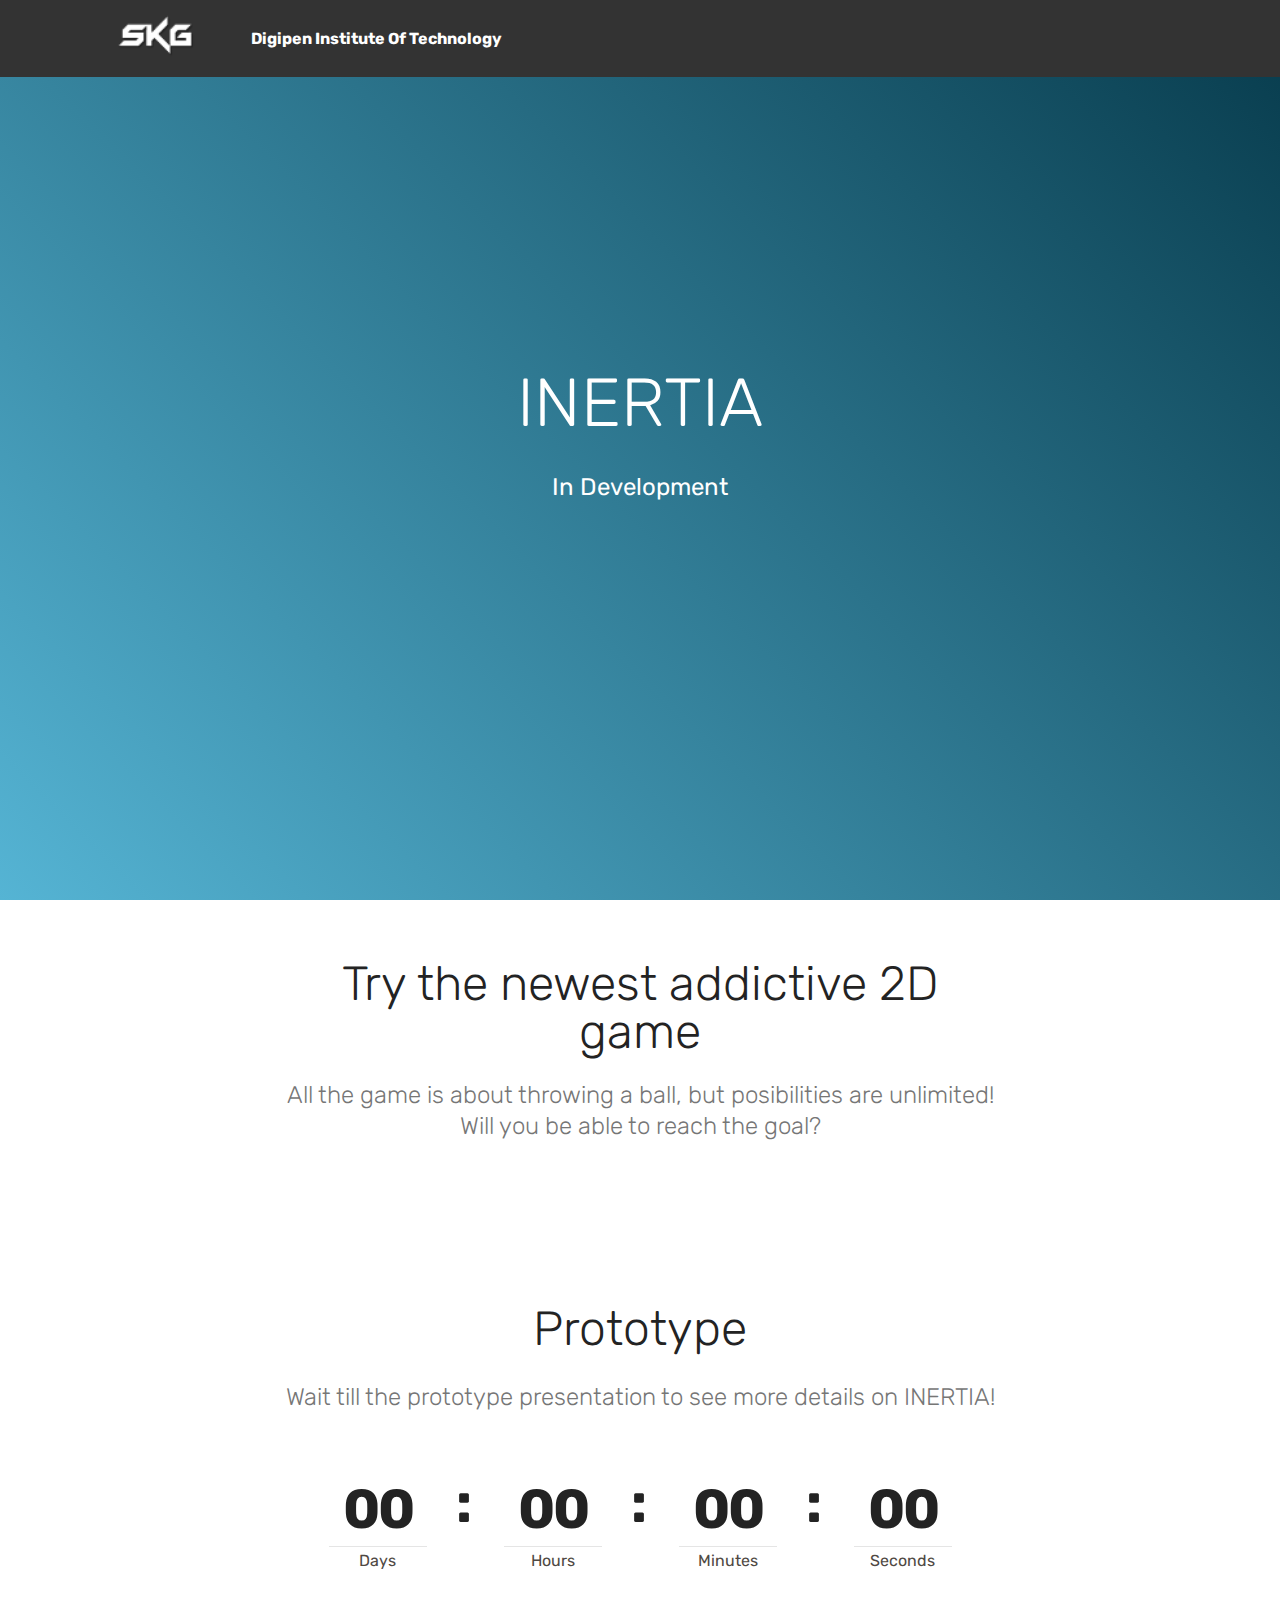
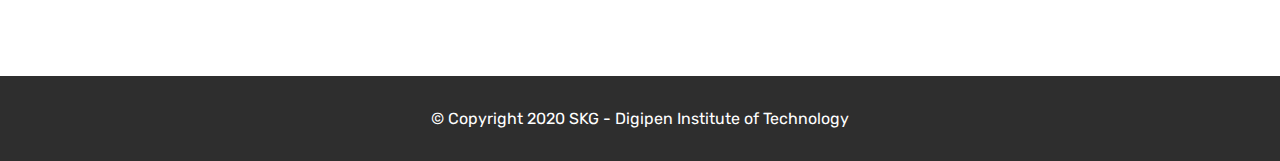
<file: Digipen/Inertia/index.html>
<!DOCTYPE html>
<html  >
<head>
  <!-- Site made with Mobirise Website Builder v4.11.5, https://mobirise.com -->
  <meta charset="UTF-8">
  <meta http-equiv="X-UA-Compatible" content="IE=edge">
  <meta name="generator" content="Mobirise v4.11.5, mobirise.com">
  <meta name="viewport" content="width=device-width, initial-scale=1, minimum-scale=1">
  <link rel="shortcut icon" href="assets/images/u29808-4-122x47.png" type="image/x-icon">
  <meta name="description" content="">
  
  <title>Home</title>
  <link rel="stylesheet" href="assets/web/assets/mobirise-icons/mobirise-icons.css">
  <link rel="stylesheet" href="assets/bootstrap/css/bootstrap.min.css">
  <link rel="stylesheet" href="assets/bootstrap/css/bootstrap-grid.min.css">
  <link rel="stylesheet" href="assets/bootstrap/css/bootstrap-reboot.min.css">
  <link rel="stylesheet" href="assets/tether/tether.min.css">
  <link rel="stylesheet" href="assets/dropdown/css/style.css">
  <link rel="stylesheet" href="assets/theme/css/style.css">
  <link rel="preload" as="style" href="assets/mobirise/css/mbr-additional.css"><link rel="stylesheet" href="assets/mobirise/css/mbr-additional.css" type="text/css">
  
  
  
</head>
<body>
  <section class="menu cid-rNbDwGXI6a" once="menu" id="menu1-0">

    

    <nav class="navbar navbar-expand beta-menu navbar-dropdown align-items-center navbar-fixed-top navbar-toggleable-sm">
        <button class="navbar-toggler navbar-toggler-right" type="button" data-toggle="collapse" data-target="#navbarSupportedContent" aria-controls="navbarSupportedContent" aria-expanded="false" aria-label="Toggle navigation">
            <div class="hamburger">
                <span></span>
                <span></span>
                <span></span>
                <span></span>
            </div>
        </button>
        <div class="menu-logo">
            <div class="navbar-brand">
                <span class="navbar-logo">
                    <a href="https://skgetchnology.com">
                         <img src="assets/images/u29808-4-122x47.png" alt="Mobirise" title="" style="height: 3.8rem;">
                    </a>
                </span>
                <span class="navbar-caption-wrap"><a class="navbar-caption text-white display-4" href="https://mobirise.co">Digipen Institute Of Technology</a></span>
            </div>
        </div>
        <div class="collapse navbar-collapse" id="navbarSupportedContent">
            
            
        </div>
    </nav>
</section>

<section class="engine"><a href="https://mobirise.info/a">online web builder</a></section><section class="header5 cid-rNbDAQL75U mbr-fullscreen" id="header5-1">

    

    
    <div class="container">
        <div class="row justify-content-center">
            <div class="mbr-white col-md-10">
                <h1 class="mbr-section-title align-center pb-3 mbr-fonts-style display-1">
                    INERTIA</h1>
                <p class="mbr-text align-center display-5 pb-3 mbr-fonts-style">
                   In Development</p>
                
            </div>
        </div>
    </div>

    
</section>

<section class="mbr-section content4 cid-rNbEjbAaNW" id="content4-3">

    

    <div class="container">
        <div class="media-container-row">
            <div class="title col-12 col-md-8">
                <h2 class="align-center pb-3 mbr-fonts-style display-2">Try the newest addictive 2D game</h2>
                <h3 class="mbr-section-subtitle align-center mbr-light mbr-fonts-style display-5">
                    All the game is about throwing a ball, but posibilities are unlimited! Will you be able to reach the goal?</h3>
                
            </div>
        </div>
    </div>
</section>

<section class="countdown1 cid-rNbEcWxy0x" id="countdown1-2">
    
    
    
    <div class="container ">
        <h2 class="mbr-section-title pb-3 align-center mbr-fonts-style display-2">Prototype</h2>
        <h3 class="mbr-section-subtitle align-center mbr-fonts-style display-5">Wait till the prototype presentation to see more details on INERTIA!</h3>
        
    </div>
    <div class="container countdown-cont align-center">
        <div class="daysCountdown" title="Days"></div>
        <div class="hoursCountdown" title="Hours"></div> 
        <div class="minutesCountdown" title="Minutes"></div> 
        <div class="secondsCountdown" title="Seconds"></div>
        <div class="countdown pt-5 mt-2" data-due-date="2020/02/05"> 
        </div>
    </div>
</section>

<section once="footers" class="cid-rNbF2N43eX" id="footer6-4">

    

    

    <div class="container">
        <div class="media-container-row align-center mbr-white">
            <div class="col-12">
                <p class="mbr-text mb-0 mbr-fonts-style display-7">
                    © Copyright 2020 SKG - Digipen Institute of Technology</p>
            </div>
        </div>
    </div>
</section>


  <script src="assets/web/assets/jquery/jquery.min.js"></script>
  <script src="assets/popper/popper.min.js"></script>
  <script src="assets/bootstrap/js/bootstrap.min.js"></script>
  <script src="assets/tether/tether.min.js"></script>
  <script src="assets/smoothscroll/smooth-scroll.js"></script>
  <script src="assets/dropdown/js/nav-dropdown.js"></script>
  <script src="assets/dropdown/js/navbar-dropdown.js"></script>
  <script src="assets/touchswipe/jquery.touch-swipe.min.js"></script>
  <script src="assets/countdown/jquery.countdown.min.js"></script>
  <script src="assets/theme/js/script.js"></script>
  
  
</body>
</html>
</file>
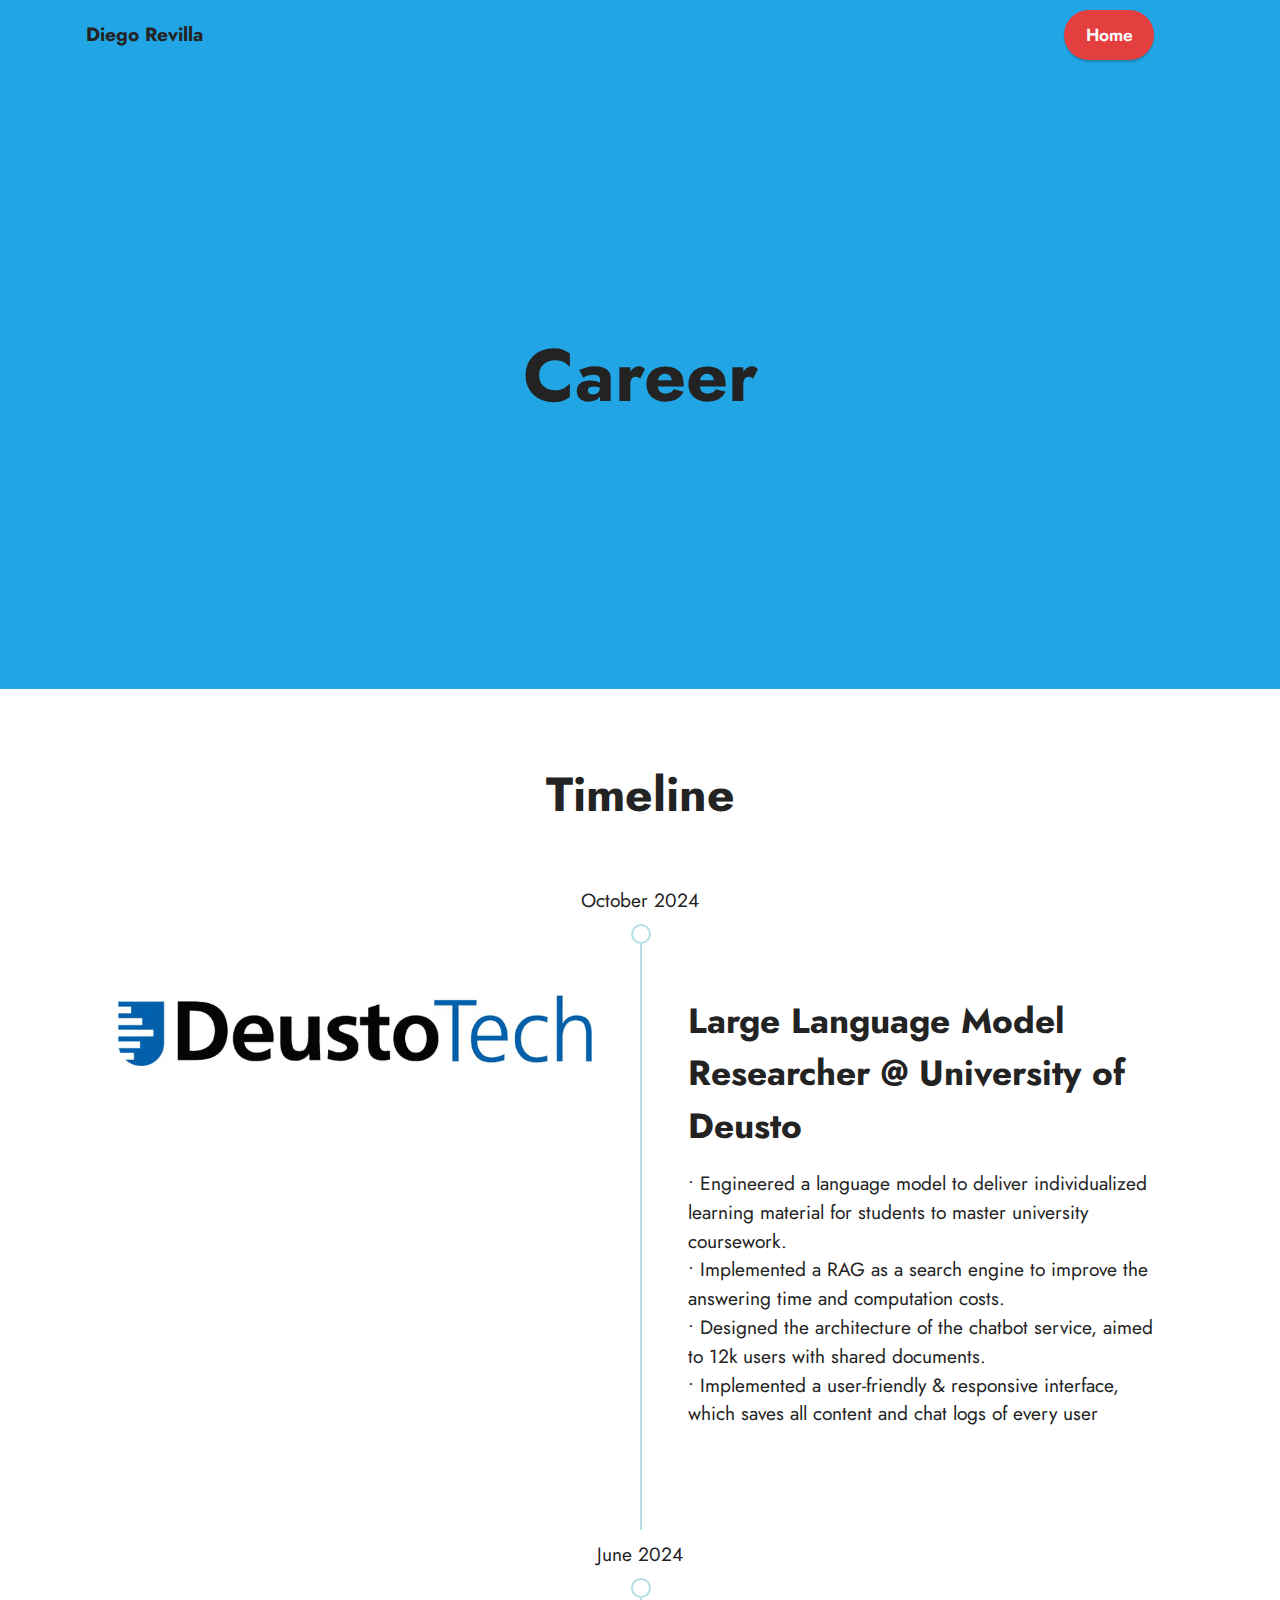
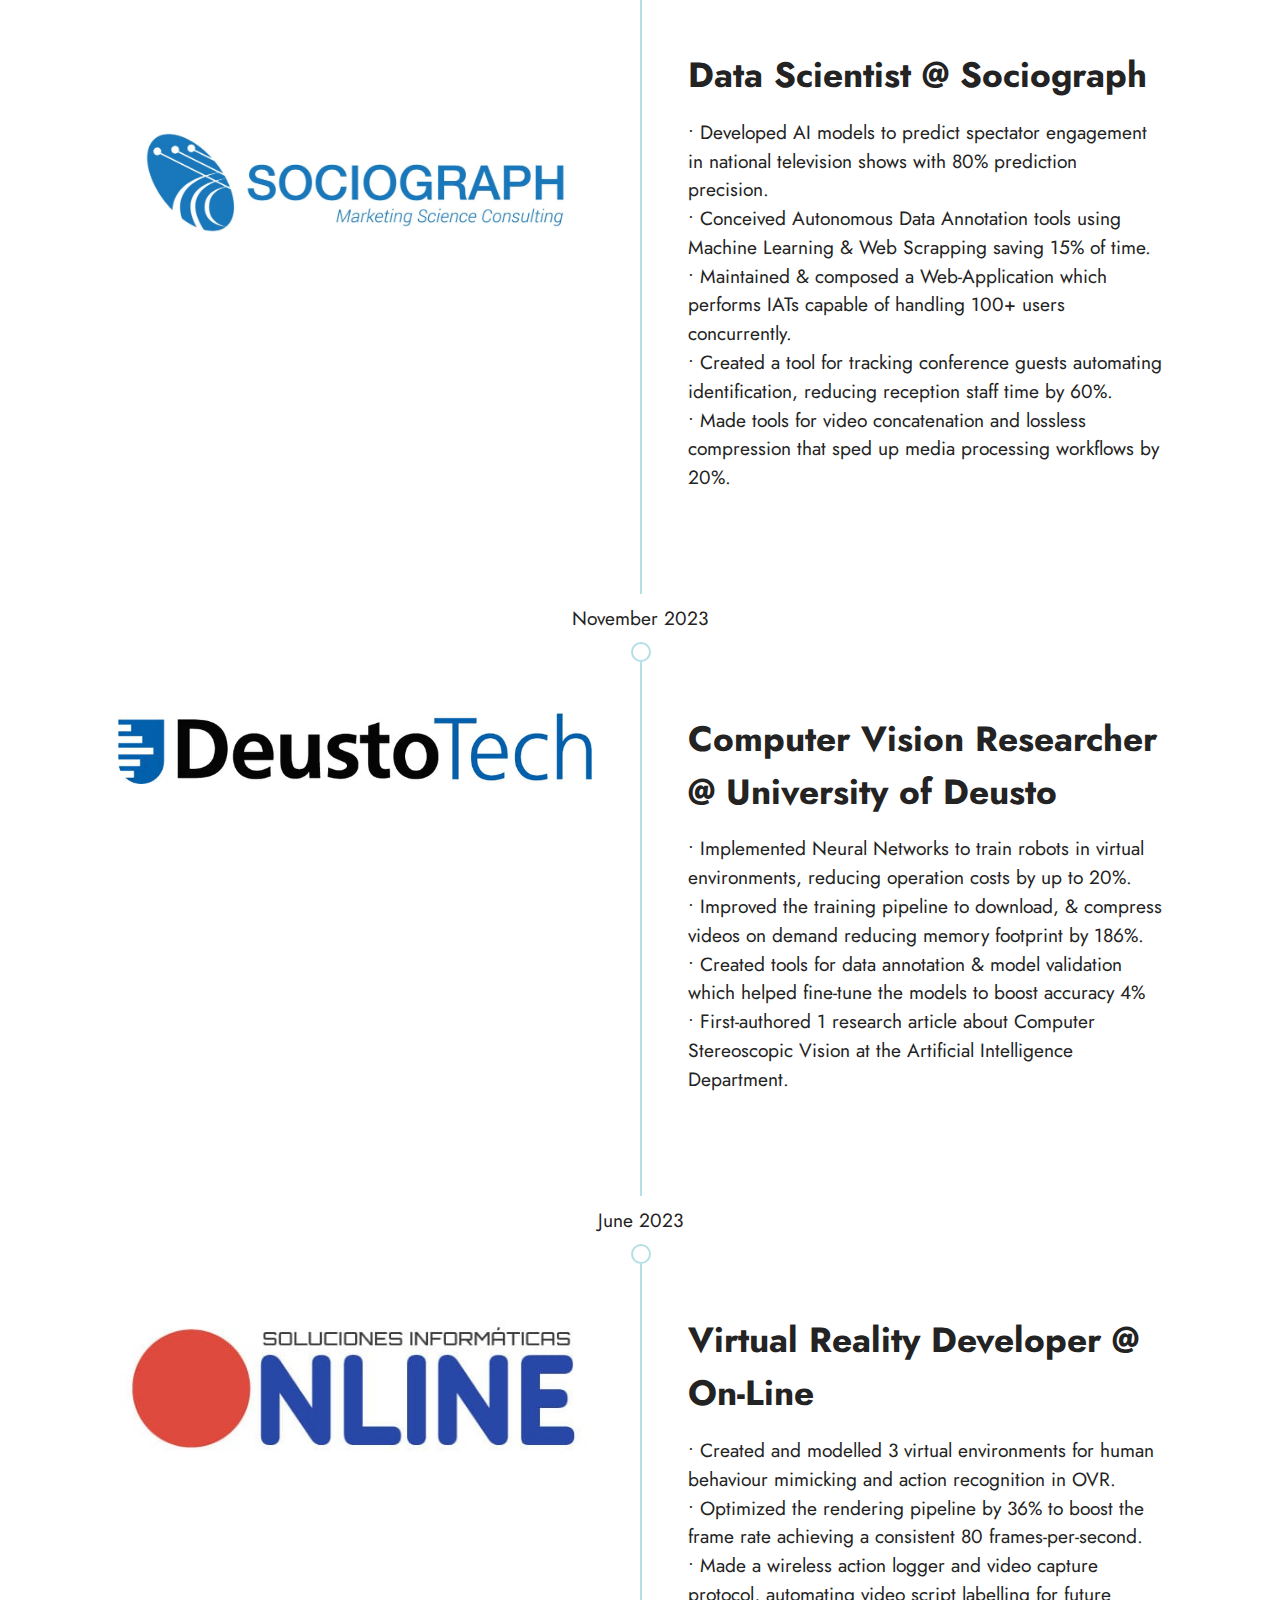
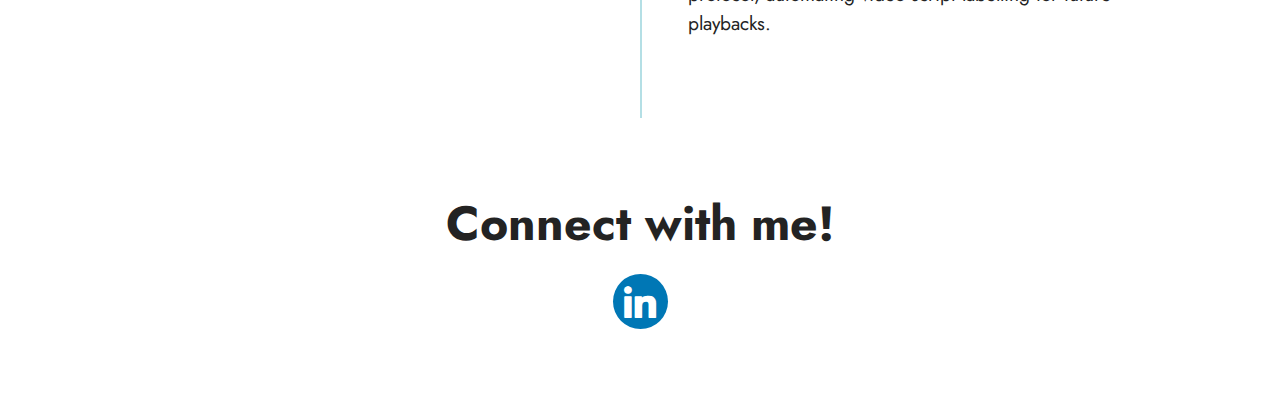
<file: career.html>
<!DOCTYPE html>
<html  >
<head>
  <!-- Site made with Mobirise Website Builder v5.9.4, https://mobirise.com -->
  <meta charset="UTF-8">
  <meta http-equiv="X-UA-Compatible" content="IE=edge">
  <meta name="generator" content="Mobirise v5.9.4, mobirise.com">
  <meta name="viewport" content="width=device-width, initial-scale=1, minimum-scale=1">
  <link rel="shortcut icon" href="assets/images/white-91x72.png" type="image/x-icon">
  <meta name="description" content="">
  
  
  <title>Career</title>
  <link rel="stylesheet" href="assets/bootstrap/css/bootstrap.min.css">
  <link rel="stylesheet" href="assets/bootstrap/css/bootstrap-grid.min.css">
  <link rel="stylesheet" href="assets/bootstrap/css/bootstrap-reboot.min.css">
  <link rel="stylesheet" href="assets/animatecss/animate.css">
  <link rel="stylesheet" href="assets/dropdown/css/style.css">
  <link rel="stylesheet" href="assets/socicon/css/styles.css">
  <link rel="stylesheet" href="assets/theme/css/style.css">
  <link rel="preload" href="https://fonts.googleapis.com/css?family=Jost:100,200,300,400,500,600,700,800,900,100i,200i,300i,400i,500i,600i,700i,800i,900i&display=swap" as="style" onload="this.onload=null;this.rel='stylesheet'">
  <noscript><link rel="stylesheet" href="https://fonts.googleapis.com/css?family=Jost:100,200,300,400,500,600,700,800,900,100i,200i,300i,400i,500i,600i,700i,800i,900i&display=swap"></noscript>
  <link rel="preload" as="style" href="assets/mobirise/css/mbr-additional.css"><link rel="stylesheet" href="assets/mobirise/css/mbr-additional.css" type="text/css">

  
  
  
</head>
<body>
  
  <section data-bs-version="5.1" class="menu menu2 cid-sFHpMqcXGj" once="menu" id="menu2-2">
    
    <nav class="navbar navbar-dropdown navbar-expand-lg">
        <div class="container">
            <div class="navbar-brand">
                
                <span class="navbar-caption-wrap"><a class="navbar-caption text-black text-primary display-7" href="index.html">Diego Revilla</a></span>
            </div>
            <button class="navbar-toggler" type="button" data-toggle="collapse" data-bs-toggle="collapse" data-target="#navbarSupportedContent" data-bs-target="#navbarSupportedContent" aria-controls="navbarNavAltMarkup" aria-expanded="false" aria-label="Toggle navigation">
                <div class="hamburger">
                    <span></span>
                    <span></span>
                    <span></span>
                    <span></span>
                </div>
            </button>
            <div class="collapse navbar-collapse" id="navbarSupportedContent">
                
                
                <div class="navbar-buttons mbr-section-btn"><a class="btn btn-primary display-4" href="index.html">Home</a></div>
            </div>
        </div>
    </nav>
</section>

<section data-bs-version="5.1" class="header9 cid-sFHoAfPmXB" id="header9-1">

    

    

    <div class="text-center container">
        <div class="row justify-content-center">
            <div class="col-md-12 col-lg-9">
                <h1 class="mbr-section-title mbr-fonts-style mb-3 display-1"><strong>Career</strong></h1>
                
                
            </div>
        </div>
    </div>
</section>

<section data-bs-version="5.1" class="timeline3 cid-sFHr5fwP9J" id="timeline3-4">
    
    
    <div class="container">
        <div class="mbr-section-head">
            <h3 class="mbr-section-title mbr-fonts-style align-center mb-0 display-2"><strong>Timeline</strong>
            </h3>
            
        </div>
        <div class="timelines-container mt-4">
            <div class="row timeline-element first-separline mb-5">
                <div class="timeline-date col-12">
                    <div class="timeline-date-wrapper">
                        <p class="mbr-timeline-date display-7">
                            October 2024</p>
                    </div>
                </div>
                <span class="iconBackground"></span>
                <div class="col-12 col-md-6">
                    <div class="image-wrapper">
                        <img src="assets/images/deustotech-logo.jpg.png.700x700-q85-upscale-700x105.png" alt="Mobirise Website Builder" title="">
                    </div>
                </div>
                <div class="col-12 col-md-6">
                    <div class="timeline-text-wrapper">
                        <h4 class="mbr-timeline-title mbr-fonts-style mb-0 display-5"><strong>Large Language Model Researcher @ University of Deusto</strong></h4>
                        <p class="mbr-text mbr-fonts-style mt-3 mb-0 display-7">• Engineered a language model to deliver individualized learning material for students to master university coursework.
<br> • Implemented a RAG as a search engine to improve the answering time and computation costs.
<br> • Designed the architecture of the chatbot service, aimed to 12k users with shared documents.
<br> • Implemented a user-friendly &amp; responsive interface, which saves all content and chat logs of every user</p>
                    </div>
                </div>
            </div>
            <div class="row timeline-element first-separline mb-5">
                <div class="timeline-date col-12">
                    <div class="timeline-date-wrapper">
                        <p class="mbr-timeline-date display-7">June 2024</p>
                    </div>
                </div>
                <span class="iconBackground"></span>
                <div class="col-12 col-md-6">
                    <div class="image-wrapper">
                        <img src="assets/images/sociograph-azul-1128x635.jpg" alt="Mobirise Website Builder" title="">
                    </div>
                </div>
                <div class="col-12 col-md-6">
                    <div class="timeline-text-wrapper">
                        <h4 class="mbr-timeline-title mbr-fonts-style mb-0 display-5"><strong>Data Scientist @ Sociograph</strong></h4>
                        <p class="mbr-text mbr-fonts-style mt-3 mb-0 display-7">• Developed AI models to predict spectator engagement in national television shows with 80% prediction precision.<br>• Conceived Autonomous Data Annotation tools using Machine Learning &amp; Web Scrapping saving 15% of time.<br>• Maintained &amp; composed a Web-Application which performs IATs capable of handling 100+ users concurrently.<br>• Created a tool for tracking conference guests automating identification, reducing reception staff time by 60%.<br>• Made tools for video concatenation and lossless compression that sped up media processing workflows by 20%.</p>
                    </div>
                </div>
            </div>
            <div class="row timeline-element first-separline mb-5">
                <div class="timeline-date col-12">
                    <div class="timeline-date-wrapper">
                        <p class="mbr-timeline-date display-7">November 2023</p>
                    </div>
                </div>
                <span class="iconBackground"></span>
                <div class="col-12 col-md-6">
                    <div class="image-wrapper">
                        <img src="assets/images/deustotech-logo.jpg.png.700x700-q85-upscale-700x105.png" alt="Mobirise Website Builder" title="">
                    </div>
                </div>
                <div class="col-12 col-md-6">
                    <div class="timeline-text-wrapper">
                        <h4 class="mbr-timeline-title mbr-fonts-style mb-0 display-5"><strong>Computer Vision Researcher @ University of Deusto</strong></h4>
                        <p class="mbr-text mbr-fonts-style mt-3 mb-0 display-7">• Implemented Neural Networks to train robots in virtual environments, reducing operation costs by up to 20%.<br>• Improved the training pipeline to download, &amp; compress videos on demand reducing memory footprint by 186%.<br>• Created tools for data annotation &amp; model validation which helped fine-tune the models to boost accuracy 4%<br>• First-authored 1 research article about Computer Stereoscopic Vision at the Artificial Intelligence Department.<br></p>
                    </div>
                </div>
            </div>
            <div class="row timeline-element first-separline mb-5">
                <div class="timeline-date col-12">
                    <div class="timeline-date-wrapper">
                        <p class="mbr-timeline-date display-7">June 2023</p>
                    </div>
                </div>
                <span class="iconBackground"></span>
                <div class="col-12 col-md-6">
                    <div class="image-wrapper">
                        <img src="assets/images/logo-somos-online-500x157.jpg" alt="Mobirise Website Builder" title="">
                    </div>
                </div>
                <div class="col-12 col-md-6">
                    <div class="timeline-text-wrapper">
                        <h4 class="mbr-timeline-title mbr-fonts-style mb-0 display-5"><strong>Virtual Reality Developer @ On-Line</strong></h4>
                        <p class="mbr-text mbr-fonts-style mt-3 mb-0 display-7">• Created and modelled 3 virtual environments for human behaviour mimicking and action recognition in OVR.<br>• Optimized the rendering pipeline by 36% to boost the frame rate achieving a consistent 80 frames-per-second.<br>• Made a wireless action logger and video capture protocol, automating video script labelling for future playbacks.</p>
                    </div>
                </div>
            </div>
            
            
            
            
            
            
            
            
        </div>
    </div>
</section>

<section data-bs-version="5.1" class="share3 cid-udY45yoDPT" id="share3-36">
    
     
    
    
    

    <div class="container">
        <div class="media-container-row">
            <div class="col-12">
                <h3 class="mbr-section-title align-center mb-3 mbr-fonts-style display-2">
                    <strong>Connect with me!</strong></h3>
                <div class="social-list align-center">
                   
                    
                        
                        
                        
                        
                        <a class="iconfont-wrapper bg-linkedin m-2" href="https://www.linkedin.com/in/diegorr/" target="_blank">
                            <span class="socicon-linkedin socicon"></span>
                        </a>
                        
                        
                        
                        
                        
                </div>
            </div>
        </div>
    </div>
</section>
  
  <input name="animation" type="hidden">
  </body>
</html>
</file>
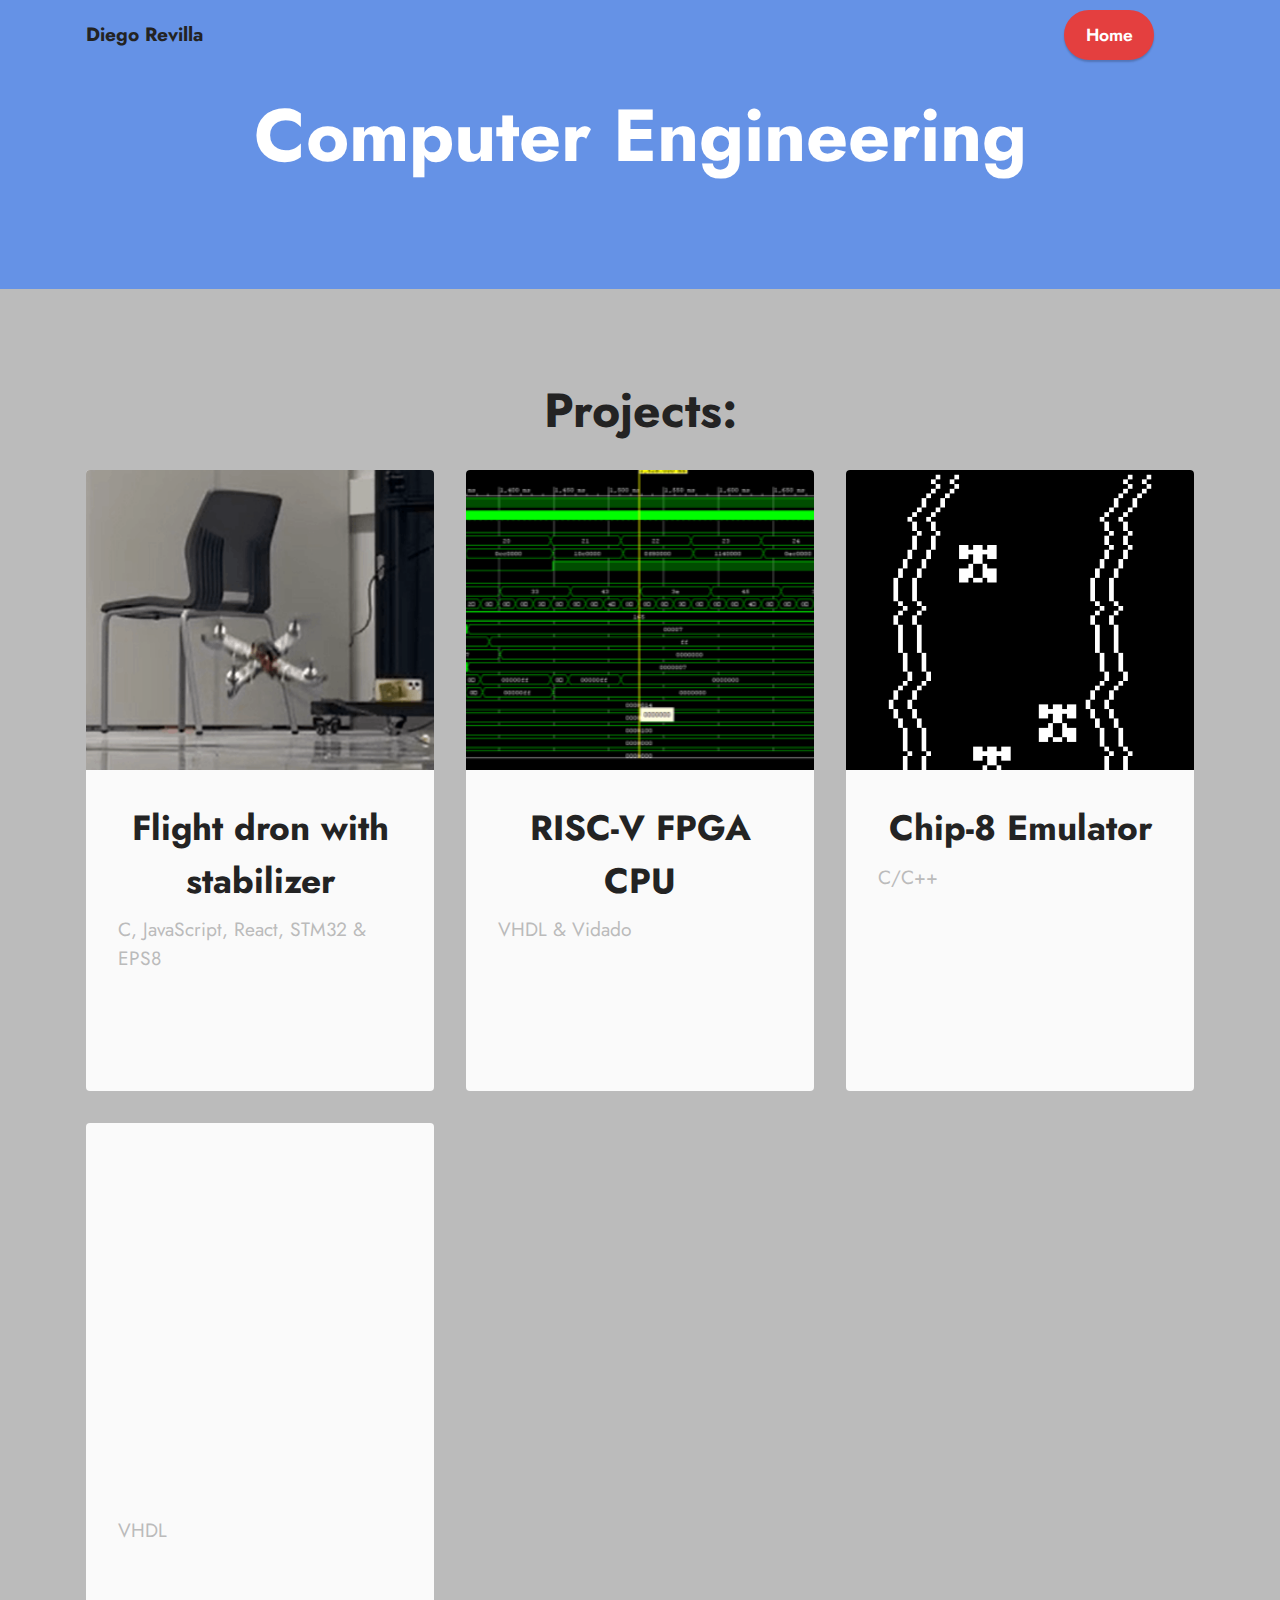
<file: computereengineering.html>
<!DOCTYPE html>
<html  >
<head>
  <!-- Site made with Mobirise Website Builder v5.9.4, https://mobirise.com -->
  <meta charset="UTF-8">
  <meta http-equiv="X-UA-Compatible" content="IE=edge">
  <meta name="generator" content="Mobirise v5.9.4, mobirise.com">
  <meta name="viewport" content="width=device-width, initial-scale=1, minimum-scale=1">
  <link rel="shortcut icon" href="assets/images/white-91x72.png" type="image/x-icon">
  <meta name="description" content="">
  
  
  <title>Emulation</title>
  <link rel="stylesheet" href="assets/web/assets/mobirise-icons2/mobirise2.css">
  <link rel="stylesheet" href="assets/bootstrap/css/bootstrap.min.css">
  <link rel="stylesheet" href="assets/bootstrap/css/bootstrap-grid.min.css">
  <link rel="stylesheet" href="assets/bootstrap/css/bootstrap-reboot.min.css">
  <link rel="stylesheet" href="assets/animatecss/animate.css">
  <link rel="stylesheet" href="assets/dropdown/css/style.css">
  <link rel="stylesheet" href="assets/socicon/css/styles.css">
  <link rel="stylesheet" href="assets/theme/css/style.css">
  <link rel="preload" href="https://fonts.googleapis.com/css?family=Jost:100,200,300,400,500,600,700,800,900,100i,200i,300i,400i,500i,600i,700i,800i,900i&display=swap" as="style" onload="this.onload=null;this.rel='stylesheet'">
  <noscript><link rel="stylesheet" href="https://fonts.googleapis.com/css?family=Jost:100,200,300,400,500,600,700,800,900,100i,200i,300i,400i,500i,600i,700i,800i,900i&display=swap"></noscript>
  <link rel="preload" as="style" href="assets/mobirise/css/mbr-additional.css"><link rel="stylesheet" href="assets/mobirise/css/mbr-additional.css" type="text/css">

  
  
  
</head>
<body>
  
  <section data-bs-version="5.1" class="menu menu2 cid-udVDnvDOOZ" once="menu" id="menu2-2a">
    
    <nav class="navbar navbar-dropdown navbar-expand-lg">
        <div class="container">
            <div class="navbar-brand">
                
                <span class="navbar-caption-wrap"><a class="navbar-caption text-black text-primary display-7" href="index.html">Diego Revilla</a></span>
            </div>
            <button class="navbar-toggler" type="button" data-toggle="collapse" data-bs-toggle="collapse" data-target="#navbarSupportedContent" data-bs-target="#navbarSupportedContent" aria-controls="navbarNavAltMarkup" aria-expanded="false" aria-label="Toggle navigation">
                <div class="hamburger">
                    <span></span>
                    <span></span>
                    <span></span>
                    <span></span>
                </div>
            </button>
            <div class="collapse navbar-collapse" id="navbarSupportedContent">
                
                
                <div class="navbar-buttons mbr-section-btn"><a class="btn btn-primary display-4" href="index.html">Home</a></div>
            </div>
        </div>
    </nav>
</section>

<section data-bs-version="5.1" class="header6 cid-udVDnwykKN" id="header6-2b">

    

    
    

    <div class="align-center container">
        <div class="row justify-content-center">
            <div class="col-12 col-lg-10">
                <h1 class="mbr-section-title mbr-fonts-style mbr-white mb-3 display-1"><strong>Computer Engineering</strong></h1>
                
                
                
            </div>
        </div>
    </div>
</section>

<section data-bs-version="5.1" class="features4 cid-udVDnwWKMg" id="features4-2c">
    
    
    <div class="container">
        <div class="mbr-section-head">
            <h4 class="mbr-section-title mbr-fonts-style align-center mb-0 display-2"><strong>Projects:</strong></h4>
            
        </div>
        <div class="row mt-4">
            <div class="item features-image сol-12 col-md-6 col-lg-4 active">
                <div class="item-wrapper">
                    <div class="item-img">
                        <img src="assets/images/drone2-408x338.png" alt="K-Means of Registered Issues" title="" data-slide-to="0" data-bs-slide-to="0">
                    </div>
                    <div class="item-content">
                        <h5 class="item-title mbr-fonts-style display-5"><strong>Flight dron with stabilizer</strong></h5>
                        <h6 class="item-subtitle mbr-fonts-style mt-1 display-7">C, JavaScript, React, STM32 &amp; EPS8</h6>
                        
                    </div>
                    <div class="mbr-section-btn item-footer mt-2"><a class="btn item-btn btn-danger display-7"><span class="mobi-mbri mobi-mbri-close mbr-iconfont mbr-iconfont-btn" style="font-size: 36px;"></span>Not available</a></div>
                </div>
            </div><div class="item features-image сol-12 col-md-6 col-lg-4">
                <div class="item-wrapper">
                    <div class="item-img">
                        <img src="assets/images/1697515262446-1-711x400.png" alt="K-Means of Registered Issues" title="" data-slide-to="1" data-bs-slide-to="1">
                    </div>
                    <div class="item-content">
                        <h5 class="item-title mbr-fonts-style display-5"><strong>RISC-V FPGA CPU</strong></h5>
                        <h6 class="item-subtitle mbr-fonts-style mt-1 display-7">VHDL &amp; Vidado</h6>
                        
                    </div>
                    <div class="mbr-section-btn item-footer mt-2"><a class="btn item-btn btn-danger display-7"><span class="mobi-mbri mobi-mbri-close mbr-iconfont mbr-iconfont-btn" style="font-size: 36px;"></span>Not available</a></div>
                </div>
            </div><div class="item features-image сol-12 col-md-6 col-lg-4">
                <div class="item-wrapper">
                    <div class="item-img">
                        <img src="assets/images/r-1-1280x640.png" alt="K-Means of Registered Issues" title="" data-slide-to="2" data-bs-slide-to="2">
                    </div>
                    <div class="item-content">
                        <h5 class="item-title mbr-fonts-style display-5"><strong>Chip-8 Emulator</strong></h5>
                        <h6 class="item-subtitle mbr-fonts-style mt-1 display-7">C/C++</h6>
                        
                    </div>
                    <div class="mbr-section-btn item-footer mt-2"><a class="btn item-btn btn-danger display-7"><span class="mobi-mbri mobi-mbri-close mbr-iconfont mbr-iconfont-btn" style="font-size: 36px;"></span>Not available</a></div>
                </div>
            </div><div class="item features-image сol-12 col-md-6 col-lg-4">
                <div class="item-wrapper">
                    <div class="item-img">
                        <img src="assets/images/counter-final-2.webp" alt="K-Means of Registered Issues" title="" data-slide-to="3" data-bs-slide-to="3">
                    </div>
                    <div class="item-content">
                        <h5 class="item-title mbr-fonts-style display-5"><strong>M++ FPGA CPU</strong></h5>
                        <h6 class="item-subtitle mbr-fonts-style mt-1 display-7">VHDL</h6>
                        
                    </div>
                    <div class="mbr-section-btn item-footer mt-2"><a class="btn item-btn btn-danger display-7"><span class="mobi-mbri mobi-mbri-close mbr-iconfont mbr-iconfont-btn" style="font-size: 36px;"></span>Not available</a></div>
                </div>
            </div>
            
            

        </div>
    </div>
</section>

<section data-bs-version="5.1" class="share3 cid-udVDny8HrO" id="share3-2d">
    
     
    
    
    

    <div class="container">
        <div class="media-container-row">
            <div class="col-12">
                <h3 class="mbr-section-title align-center mb-3 mbr-fonts-style display-7">
                    <strong>Connect with me!</strong>
                </h3>
                <div class="social-list align-center">
                   
                    
                        
                        
                        
                        
                        <a class="iconfont-wrapper bg-linkedin m-2" href="https://www.linkedin.com/in/diegorr/" target="_blank">
                            <span class="socicon-linkedin socicon"></span>
                        </a>
                        
                        
                        
                        
                        
                </div>
            </div>
        </div>
    </div>
</section><section class="display-7" style="padding: 0;align-items: center;justify-content: center;flex-wrap: wrap;    align-content: center;display: flex;position: relative;height: 4rem;"><a href="https://mobiri.se/1138517" style="flex: 1 1;height: 4rem;position: absolute;width: 100%;z-index: 1;"><img alt="" style="height: 4rem;" src="[data-uri]"></a><p style="margin: 0;text-align: center;" class="display-7">&#8204;</p><a style="z-index:1" href="https://mobirise.com/builder/ai-website-generator.html">AI Website Generator</a></section><script src="assets/bootstrap/js/bootstrap.bundle.min.js"></script>  <script src="assets/smoothscroll/smooth-scroll.js"></script>  <script src="assets/ytplayer/index.js"></script>  <script src="assets/dropdown/js/navbar-dropdown.js"></script>  <script src="assets/theme/js/script.js"></script>  
  
  
  <input name="animation" type="hidden">
  </body>
</html>
</file>
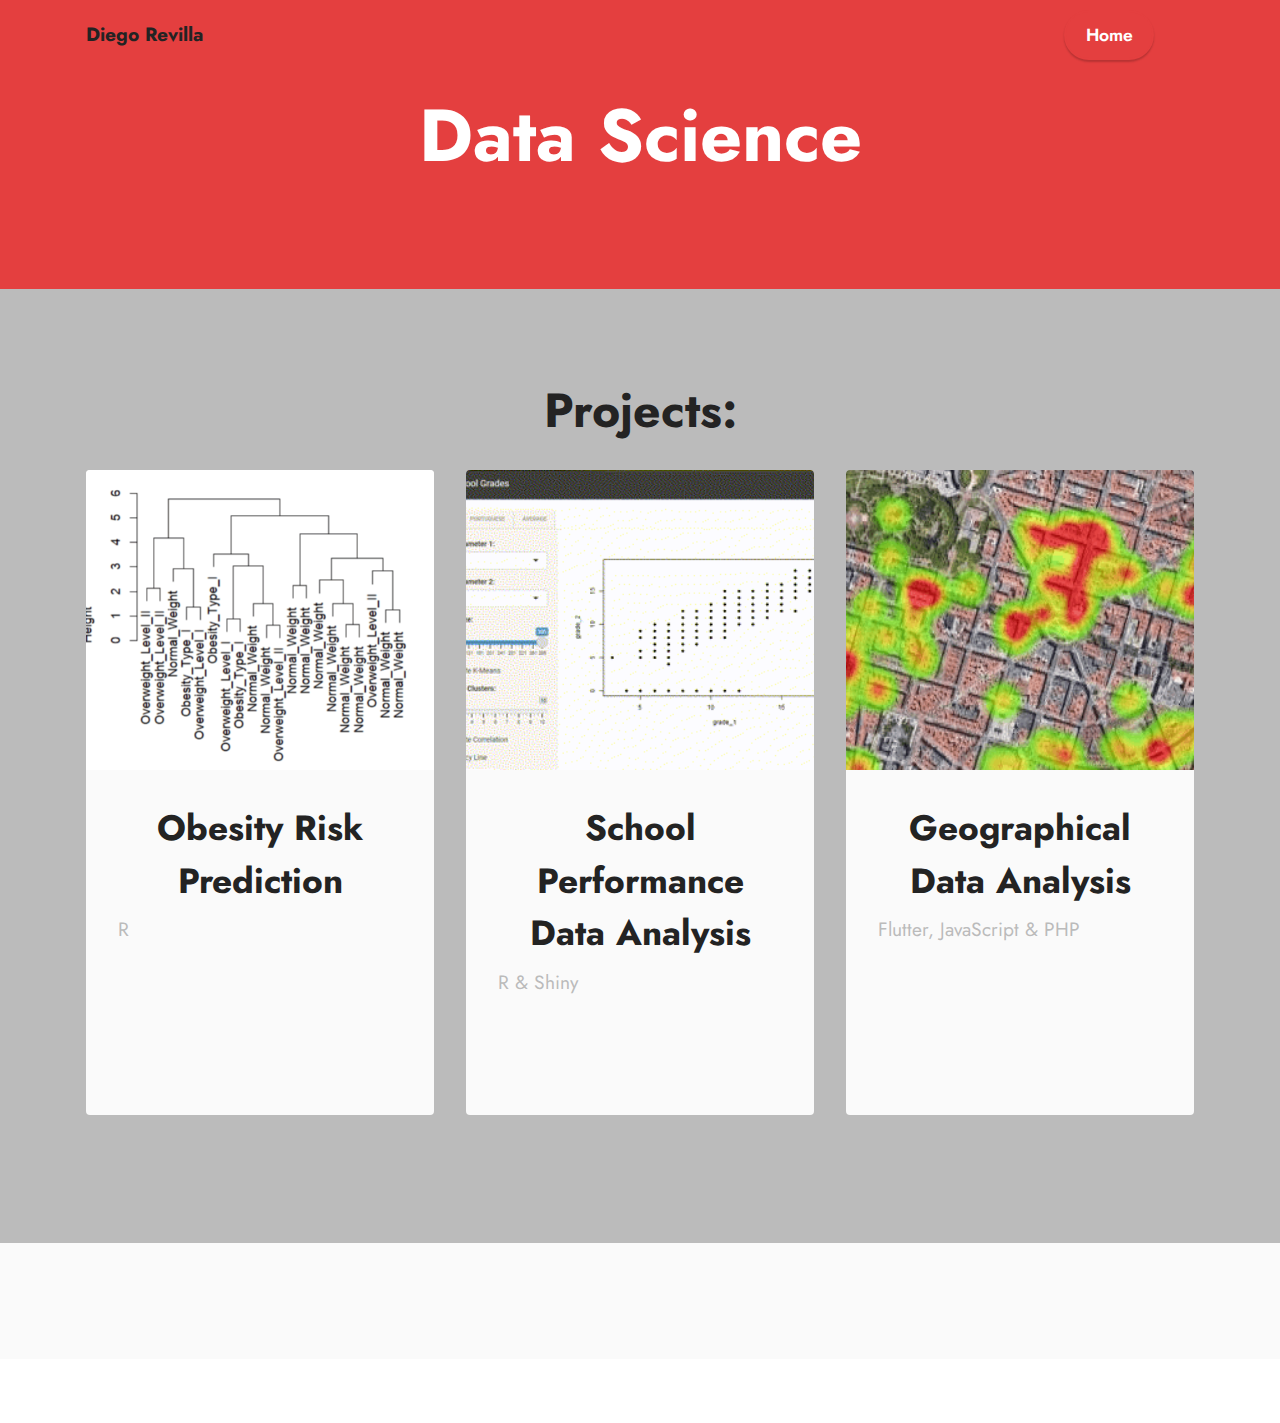
<file: datascience.html>
<!DOCTYPE html>
<html  >
<head>
  <!-- Site made with Mobirise Website Builder v5.9.4, https://mobirise.com -->
  <meta charset="UTF-8">
  <meta http-equiv="X-UA-Compatible" content="IE=edge">
  <meta name="generator" content="Mobirise v5.9.4, mobirise.com">
  <meta name="viewport" content="width=device-width, initial-scale=1, minimum-scale=1">
  <link rel="shortcut icon" href="assets/images/white-91x72.png" type="image/x-icon">
  <meta name="description" content="">
  
  
  <title>Data Science</title>
  <link rel="stylesheet" href="assets/web/assets/mobirise-icons-bold/mobirise-icons-bold.css">
  <link rel="stylesheet" href="assets/bootstrap/css/bootstrap.min.css">
  <link rel="stylesheet" href="assets/bootstrap/css/bootstrap-grid.min.css">
  <link rel="stylesheet" href="assets/bootstrap/css/bootstrap-reboot.min.css">
  <link rel="stylesheet" href="assets/animatecss/animate.css">
  <link rel="stylesheet" href="assets/dropdown/css/style.css">
  <link rel="stylesheet" href="assets/socicon/css/styles.css">
  <link rel="stylesheet" href="assets/theme/css/style.css">
  <link rel="preload" href="https://fonts.googleapis.com/css?family=Jost:100,200,300,400,500,600,700,800,900,100i,200i,300i,400i,500i,600i,700i,800i,900i&display=swap" as="style" onload="this.onload=null;this.rel='stylesheet'">
  <noscript><link rel="stylesheet" href="https://fonts.googleapis.com/css?family=Jost:100,200,300,400,500,600,700,800,900,100i,200i,300i,400i,500i,600i,700i,800i,900i&display=swap"></noscript>
  <link rel="preload" as="style" href="assets/mobirise/css/mbr-additional.css"><link rel="stylesheet" href="assets/mobirise/css/mbr-additional.css" type="text/css">

  
  
  
</head>
<body>
  
  <section data-bs-version="5.1" class="menu menu2 cid-udVEQ3cr61" once="menu" id="menu2-2u">
    
    <nav class="navbar navbar-dropdown navbar-expand-lg">
        <div class="container">
            <div class="navbar-brand">
                
                <span class="navbar-caption-wrap"><a class="navbar-caption text-black text-primary display-7" href="index.html">Diego Revilla</a></span>
            </div>
            <button class="navbar-toggler" type="button" data-toggle="collapse" data-bs-toggle="collapse" data-target="#navbarSupportedContent" data-bs-target="#navbarSupportedContent" aria-controls="navbarNavAltMarkup" aria-expanded="false" aria-label="Toggle navigation">
                <div class="hamburger">
                    <span></span>
                    <span></span>
                    <span></span>
                    <span></span>
                </div>
            </button>
            <div class="collapse navbar-collapse" id="navbarSupportedContent">
                
                
                <div class="navbar-buttons mbr-section-btn"><a class="btn btn-primary display-4" href="index.html">Home</a></div>
            </div>
        </div>
    </nav>
</section>

<section data-bs-version="5.1" class="header6 cid-udVEQ3ErkM" id="header6-2v">

    

    
    

    <div class="align-center container">
        <div class="row justify-content-center">
            <div class="col-12 col-lg-10">
                <h1 class="mbr-section-title mbr-fonts-style mbr-white mb-3 display-1"><strong>Data Science</strong></h1>
                
                
                
            </div>
        </div>
    </div>
</section>

<section data-bs-version="5.1" class="features4 cid-udVEQ40JSI" id="features4-2w">
    
    
    <div class="container">
        <div class="mbr-section-head">
            <h4 class="mbr-section-title mbr-fonts-style align-center mb-0 display-2"><strong>Projects:</strong></h4>
            
        </div>
        <div class="row mt-4">
            <div class="item features-image сol-12 col-md-6 col-lg-4 active">
                <div class="item-wrapper">
                    <div class="item-img">
                        <img src="assets/images/2-2-615x563.png" alt="K-Means of Registered Issues" title="" data-slide-to="1" data-bs-slide-to="1">
                    </div>
                    <div class="item-content">
                        <h5 class="item-title mbr-fonts-style display-5"><strong>Obesity Risk Prediction</strong></h5>
                        <h6 class="item-subtitle mbr-fonts-style mt-1 display-7">R</h6>
                        
                    </div>
                    <div class="mbr-section-btn item-footer mt-2"><a href="https://github.com/sejja/Obesity-Risk" class="btn item-btn btn-black display-7" target="_blank"><span class="mbrib-github mbr-iconfont mbr-iconfont-btn" style="font-size: 36px;"></span>GitHub</a></div>
                </div>
            </div><div class="item features-image сol-12 col-md-6 col-lg-4">
                <div class="item-wrapper">
                    <div class="item-img">
                        <img src="assets/images/vdeo-sin-ttulo-hecho-con-clipchamp-2.gif" alt="K-Means of Registered Issues" title="" data-slide-to="5" data-bs-slide-to="5">
                    </div>
                    <div class="item-content">
                        <h5 class="item-title mbr-fonts-style display-5"><strong>School Performance Data Analysis</strong></h5>
                        <h6 class="item-subtitle mbr-fonts-style mt-1 display-7">R &amp; Shiny</h6>
                        
                    </div>
                    <div class="mbr-section-btn item-footer mt-2"><a href="https://github.com/sejja/HighSchool-Grades" class="btn item-btn btn-black display-7" target="_blank"><span class="mbrib-github mbr-iconfont mbr-iconfont-btn" style="font-size: 36px;"></span>GitHub</a></div>
                </div>
            </div><div class="item features-image сol-12 col-md-6 col-lg-4">
                <div class="item-wrapper">
                    <div class="item-img">
                        <img src="assets/images/temp0-273x301.png" alt="K-Means of Registered Issues" title="" data-slide-to="9" data-bs-slide-to="9">
                    </div>
                    <div class="item-content">
                        <h5 class="item-title mbr-fonts-style display-5"><strong>Geographical Data Analysis</strong></h5>
                        <h6 class="item-subtitle mbr-fonts-style mt-1 display-7">Flutter, JavaScript &amp; PHP</h6>
                        
                    </div>
                    <div class="mbr-section-btn item-footer mt-2"><a href="https://github.com/sejja/Bilbaobility-Web" class="btn item-btn btn-black display-7" target="_blank"><span class="mbrib-github mbr-iconfont mbr-iconfont-btn" style="font-size: 36px;"></span>GitHub</a></div>
                </div>
            </div>
            
            

        </div>
    </div>
</section>

<section data-bs-version="5.1" class="share3 cid-udVEQ5m330" id="share3-2x">
    
     
    
    
    

    <div class="container">
        <div class="media-container-row">
            <div class="col-12">
                <h3 class="mbr-section-title align-center mb-3 mbr-fonts-style display-7">
                    <strong>Connect with me!</strong>
                </h3>
                <div class="social-list align-center">
                   
                    
                        
                        
                        
                        
                        <a class="iconfont-wrapper bg-linkedin m-2" href="https://www.linkedin.com/in/diegorr/" target="_blank">
                            <span class="socicon-linkedin socicon"></span>
                        </a>
                        
                        
                        
                        
                        
                </div>
            </div>
        </div>
    </div>
</section><section class="display-7" style="padding: 0;align-items: center;justify-content: center;flex-wrap: wrap;    align-content: center;display: flex;position: relative;height: 4rem;"><a href="https://mobiri.se/1138517" style="flex: 1 1;height: 4rem;position: absolute;width: 100%;z-index: 1;"><img alt="" style="height: 4rem;" src="[data-uri]"></a><p style="margin: 0;text-align: center;" class="display-7">&#8204;</p><a style="z-index:1" href="https://mobirise.com/builder/ai-website-generator.html">AI Website Generator</a></section><script src="assets/bootstrap/js/bootstrap.bundle.min.js"></script>  <script src="assets/smoothscroll/smooth-scroll.js"></script>  <script src="assets/ytplayer/index.js"></script>  <script src="assets/dropdown/js/navbar-dropdown.js"></script>  <script src="assets/theme/js/script.js"></script>  
  
  
  <input name="animation" type="hidden">
  </body>
</html>
</file>
<file: assets/dropdown/css/style.css>
.navbar-dropdown {
  left: 0;
  padding: 0;
  position: absolute;
  right: 0;
  top: 0;
  transition: all 0.45s ease;
  z-index: 1030;
  background: #282828; }
  .navbar-dropdown .navbar-logo {
    margin-right: 0.8rem;
    transition: margin 0.3s ease-in-out;
    vertical-align: middle; }
    .navbar-dropdown .navbar-logo img {
      height: 3.125rem;
      transition: all 0.3s ease-in-out; }
    .navbar-dropdown .navbar-logo.mbr-iconfont {
      font-size: 3.125rem;
      line-height: 3.125rem; }
  .navbar-dropdown .navbar-caption {
    font-weight: 700;
    white-space: normal;
    vertical-align: -4px;
    line-height: 3.125rem !important; }
    .navbar-dropdown .navbar-caption, .navbar-dropdown .navbar-caption:hover {
      color: inherit;
      text-decoration: none; }
  .navbar-dropdown .mbr-iconfont + .navbar-caption {
    vertical-align: -1px; }
  .navbar-dropdown.navbar-fixed-top {
    position: fixed; }
  .navbar-dropdown .navbar-brand span {
    vertical-align: -4px; }
  .navbar-dropdown.bg-color.transparent {
    background: none; }
  .navbar-dropdown.navbar-short .navbar-brand {
    padding: 0.625rem 0; }
    .navbar-dropdown.navbar-short .navbar-brand span {
      vertical-align: -1px; }
  .navbar-dropdown.navbar-short .navbar-caption {
    line-height: 2.375rem !important;
    vertical-align: -2px; }
  .navbar-dropdown.navbar-short .navbar-logo {
    margin-right: 0.5rem; }
    .navbar-dropdown.navbar-short .navbar-logo img {
      height: 2.375rem; }
    .navbar-dropdown.navbar-short .navbar-logo.mbr-iconfont {
      font-size: 2.375rem;
      line-height: 2.375rem; }
  .navbar-dropdown.navbar-short .mbr-table-cell {
    height: 3.625rem; }
  .navbar-dropdown .navbar-close {
    left: 0.6875rem;
    position: fixed;
    top: 0.75rem;
    z-index: 1000; }
  .navbar-dropdown .hamburger-icon {
    content: "";
    display: inline-block;
    vertical-align: middle;
    width: 16px;
    -webkit-box-shadow: 0 -6px 0 1px #282828,0 0 0 1px #282828,0 6px 0 1px #282828;
    -moz-box-shadow: 0 -6px 0 1px #282828,0 0 0 1px #282828,0 6px 0 1px #282828;
    box-shadow: 0 -6px 0 1px #282828,0 0 0 1px #282828,0 6px 0 1px #282828; }

.dropdown-menu .dropdown-toggle[data-toggle="dropdown-submenu"]::after {
  border-bottom: 0.35em solid transparent;
  border-left: 0.35em solid;
  border-right: 0;
  border-top: 0.35em solid transparent;
  margin-left: 0.3rem; }

.dropdown-menu .dropdown-item:focus {
  outline: 0; }

.nav-dropdown {
  font-size: 0.75rem;
  font-weight: 500;
  height: auto !important; }
  .nav-dropdown .nav-btn {
    padding-left: 1rem; }
  .nav-dropdown .link {
    margin: .667em 1.667em;
    font-weight: 500;
    padding: 0;
    transition: color .2s ease-in-out; }
    .nav-dropdown .link.dropdown-toggle {
      margin-right: 2.583em; }
      .nav-dropdown .link.dropdown-toggle::after {
        margin-left: .25rem;
        border-top: 0.35em solid;
        border-right: 0.35em solid transparent;
        border-left: 0.35em solid transparent;
        border-bottom: 0; }
      .nav-dropdown .link.dropdown-toggle[aria-expanded="true"] {
        margin: 0;
        padding: 0.667em 3.263em  0.667em 1.667em; }
  .nav-dropdown .link::after,
  .nav-dropdown .dropdown-item::after {
    color: inherit; }
  .nav-dropdown .btn {
    font-size: 0.75rem;
    font-weight: 700;
    letter-spacing: 0;
    margin-bottom: 0;
    padding-left: 1.25rem;
    padding-right: 1.25rem; }
  .nav-dropdown .dropdown-menu {
    border-radius: 0;
    border: 0;
    left: 0;
    margin: 0;
    padding-bottom: 1.25rem;
    padding-top: 1.25rem;
    position: relative; }
  .nav-dropdown .dropdown-submenu {
    margin-left: 0.125rem;
    top: 0; }
  .nav-dropdown .dropdown-item {
    font-weight: 500;
    line-height: 2;
    padding: 0.3846em 4.615em 0.3846em 1.5385em;
    position: relative;
    transition: color .2s ease-in-out, background-color .2s ease-in-out; }
    .nav-dropdown .dropdown-item::after {
      margin-top: -0.3077em;
      position: absolute;
      right: 1.1538em;
      top: 50%; }
    .nav-dropdown .dropdown-item:focus, .nav-dropdown .dropdown-item:hover {
      background: none; }

@media (max-width: 767px) {
  .nav-dropdown.navbar-toggleable-sm {
    bottom: 0;
    display: none;
    left: 0;
    overflow-x: hidden;
    position: fixed;
    top: 0;
    transform: translateX(-100%);
    -ms-transform: translateX(-100%);
    -webkit-transform: translateX(-100%);
    width: 18.75rem;
    z-index: 999; } }
.nav-dropdown.navbar-toggleable-xl {
  bottom: 0;
  display: none;
  left: 0;
  overflow-x: hidden;
  position: fixed;
  top: 0;
  transform: translateX(-100%);
  -ms-transform: translateX(-100%);
  -webkit-transform: translateX(-100%);
  width: 18.75rem;
  z-index: 999; }

.nav-dropdown-sm {
  display: block !important;
  overflow-x: hidden;
  overflow: auto;
  padding-top: 3.875rem; }
  .nav-dropdown-sm::after {
    content: "";
    display: block;
    height: 3rem;
    width: 100%; }
  .nav-dropdown-sm.collapse.in ~ .navbar-close {
    display: block !important; }
  .nav-dropdown-sm.collapsing, .nav-dropdown-sm.collapse.in {
    transform: translateX(0);
    -ms-transform: translateX(0);
    -webkit-transform: translateX(0);
    transition: all 0.25s ease-out;
    -webkit-transition: all 0.25s ease-out;
    background: #282828; }
  .nav-dropdown-sm.collapsing[aria-expanded="false"] {
    transform: translateX(-100%);
    -ms-transform: translateX(-100%);
    -webkit-transform: translateX(-100%); }
  .nav-dropdown-sm .nav-item {
    display: block;
    margin-left: 0 !important;
    padding-left: 0; }
  .nav-dropdown-sm .link,
  .nav-dropdown-sm .dropdown-item {
    border-top: 1px dotted rgba(255, 255, 255, 0.1);
    font-size: 0.8125rem;
    line-height: 1.6;
    margin: 0 !important;
    padding: 0.875rem 2.4rem 0.875rem 1.5625rem !important;
    position: relative;
    white-space: normal; }
    .nav-dropdown-sm .link:focus, .nav-dropdown-sm .link:hover,
    .nav-dropdown-sm .dropdown-item:focus,
    .nav-dropdown-sm .dropdown-item:hover {
      background: rgba(0, 0, 0, 0.2) !important;
      color: #c0a375; }
  .nav-dropdown-sm .nav-btn {
    position: relative;
    padding: 1.5625rem 1.5625rem 0 1.5625rem; }
    .nav-dropdown-sm .nav-btn::before {
      border-top: 1px dotted rgba(255, 255, 255, 0.1);
      content: "";
      left: 0;
      position: absolute;
      top: 0;
      width: 100%; }
    .nav-dropdown-sm .nav-btn + .nav-btn {
      padding-top: 0.625rem; }
      .nav-dropdown-sm .nav-btn + .nav-btn::before {
        display: none; }
  .nav-dropdown-sm .btn {
    padding: 0.625rem 0; }
  .nav-dropdown-sm .dropdown-toggle[data-toggle="dropdown-submenu"]::after {
    margin-left: .25rem;
    border-top: 0.35em solid;
    border-right: 0.35em solid transparent;
    border-left: 0.35em solid transparent;
    border-bottom: 0; }
  .nav-dropdown-sm .dropdown-toggle[data-toggle="dropdown-submenu"][aria-expanded="true"]::after {
    border-top: 0;
    border-right: 0.35em solid transparent;
    border-left: 0.35em solid transparent;
    border-bottom: 0.35em solid; }
  .nav-dropdown-sm .dropdown-menu {
    margin: 0;
    padding: 0;
    position: relative;
    top: 0;
    left: 0;
    width: 100%;
    border: 0;
    float: none;
    border-radius: 0;
    background: none; }
  .nav-dropdown-sm .dropdown-submenu {
    left: 100%;
    margin-left: 0.125rem;
    margin-top: -1.25rem;
    top: 0; }

.navbar-toggleable-sm .nav-dropdown .dropdown-menu {
  position: absolute; }

.navbar-toggleable-sm .nav-dropdown .dropdown-submenu {
  left: 100%;
  margin-left: 0.125rem;
  margin-top: -1.25rem;
  top: 0; }

.navbar-toggleable-sm.opened .nav-dropdown .dropdown-menu {
  position: relative; }

.navbar-toggleable-sm.opened .nav-dropdown .dropdown-submenu {
  left: 0;
  margin-left: 00rem;
  margin-top: 0rem;
  top: 0; }

.is-builder .nav-dropdown.collapsing {
  transition: none !important; }
</file>
<file: assets/socicon/css/styles.css>
@charset "UTF-8";

@font-face {
  font-family: 'Socicon';
  src:  url('../fonts/socicon.eot');
  src:  url('../fonts/socicon.eot?#iefix') format('embedded-opentype'),
    url('../fonts/socicon.woff2') format('woff2'),
    url('../fonts/socicon.ttf') format('truetype'),
    url('../fonts/socicon.woff') format('woff'),
    url('../fonts/socicon.svg#socicon') format('svg');
  font-weight: normal;
  font-style: normal;
  font-display: swap;
}

[data-icon]:before {
  font-family: "socicon" !important;
  content: attr(data-icon);
  font-style: normal !important;
  font-weight: normal !important;
  font-variant: normal !important;
  text-transform: none !important;
  speak: none;
  line-height: 1;
  -webkit-font-smoothing: antialiased;
  -moz-osx-font-smoothing: grayscale;
}

[class^="socicon-"], [class*=" socicon-"] {
  /* use !important to prevent issues with browser extensions that change fonts */
  font-family: 'Socicon' !important;
  speak: none;
  font-style: normal;
  font-weight: normal;
  font-variant: normal;
  text-transform: none;
  line-height: 1;

  /* Better Font Rendering =========== */
  -webkit-font-smoothing: antialiased;
  -moz-osx-font-smoothing: grayscale;
}

.socicon-eitaa:before {
  content: "\e97c";
}
.socicon-soroush:before {
  content: "\e97d";
}
.socicon-bale:before {
  content: "\e97e";
}
.socicon-zazzle:before {
  content: "\e97b";
}
.socicon-society6:before {
  content: "\e97a";
}
.socicon-redbubble:before {
  content: "\e979";
}
.socicon-avvo:before {
  content: "\e978";
}
.socicon-stitcher:before {
  content: "\e977";
}
.socicon-googlehangouts:before {
  content: "\e974";
}
.socicon-dlive:before {
  content: "\e975";
}
.socicon-vsco:before {
  content: "\e976";
}
.socicon-flipboard:before {
  content: "\e973";
}
.socicon-ubuntu:before {
  content: "\e958";
}
.socicon-artstation:before {
  content: "\e959";
}
.socicon-invision:before {
  content: "\e95a";
}
.socicon-torial:before {
  content: "\e95b";
}
.socicon-collectorz:before {
  content: "\e95c";
}
.socicon-seenthis:before {
  content: "\e95d";
}
.socicon-googleplaymusic:before {
  content: "\e95e";
}
.socicon-debian:before {
  content: "\e95f";
}
.socicon-filmfreeway:before {
  content: "\e960";
}
.socicon-gnome:before {
  content: "\e961";
}
.socicon-itchio:before {
  content: "\e962";
}
.socicon-jamendo:before {
  content: "\e963";
}
.socicon-mix:before {
  content: "\e964";
}
.socicon-sharepoint:before {
  content: "\e965";
}
.socicon-tinder:before {
  content: "\e966";
}
.socicon-windguru:before {
  content: "\e967";
}
.socicon-cdbaby:before {
  content: "\e968";
}
.socicon-elementaryos:before {
  content: "\e969";
}
.socicon-stage32:before {
  content: "\e96a";
}
.socicon-tiktok:before {
  content: "\e96b";
}
.socicon-gitter:before {
  content: "\e96c";
}
.socicon-letterboxd:before {
  content: "\e96d";
}
.socicon-threema:before {
  content: "\e96e";
}
.socicon-splice:before {
  content: "\e96f";
}
.socicon-metapop:before {
  content: "\e970";
}
.socicon-naver:before {
  content: "\e971";
}
.socicon-remote:before {
  content: "\e972";
}
.socicon-internet:before {
  content: "\e957";
}
.socicon-moddb:before {
  content: "\e94b";
}
.socicon-indiedb:before {
  content: "\e94c";
}
.socicon-traxsource:before {
  content: "\e94d";
}
.socicon-gamefor:before {
  content: "\e94e";
}
.socicon-pixiv:before {
  content: "\e94f";
}
.socicon-myanimelist:before {
  content: "\e950";
}
.socicon-blackberry:before {
  content: "\e951";
}
.socicon-wickr:before {
  content: "\e952";
}
.socicon-spip:before {
  content: "\e953";
}
.socicon-napster:before {
  content: "\e954";
}
.socicon-beatport:before {
  content: "\e955";
}
.socicon-hackerone:before {
  content: "\e956";
}
.socicon-hackernews:before {
  content: "\e946";
}
.socicon-smashwords:before {
  content: "\e947";
}
.socicon-kobo:before {
  content: "\e948";
}
.socicon-bookbub:before {
  content: "\e949";
}
.socicon-mailru:before {
  content: "\e94a";
}
.socicon-gitlab:before {
  content: "\e945";
}
.socicon-instructables:before {
  content: "\e944";
}
.socicon-portfolio:before {
  content: "\e943";
}
.socicon-codered:before {
  content: "\e940";
}
.socicon-origin:before {
  content: "\e941";
}
.socicon-nextdoor:before {
  content: "\e942";
}
.socicon-udemy:before {
  content: "\e93f";
}
.socicon-livemaster:before {
  content: "\e93e";
}
.socicon-crunchbase:before {
  content: "\e93b";
}
.socicon-homefy:before {
  content: "\e93c";
}
.socicon-calendly:before {
  content: "\e93d";
}
.socicon-realtor:before {
  content: "\e90f";
}
.socicon-tidal:before {
  content: "\e910";
}
.socicon-qobuz:before {
  content: "\e911";
}
.socicon-natgeo:before {
  content: "\e912";
}
.socicon-mastodon:before {
  content: "\e913";
}
.socicon-unsplash:before {
  content: "\e914";
}
.socicon-homeadvisor:before {
  content: "\e915";
}
.socicon-angieslist:before {
  content: "\e916";
}
.socicon-codepen:before {
  content: "\e917";
}
.socicon-slack:before {
  content: "\e918";
}
.socicon-openaigym:before {
  content: "\e919";
}
.socicon-logmein:before {
  content: "\e91a";
}
.socicon-fiverr:before {
  content: "\e91b";
}
.socicon-gotomeeting:before {
  content: "\e91c";
}
.socicon-aliexpress:before {
  content: "\e91d";
}
.socicon-guru:before {
  content: "\e91e";
}
.socicon-appstore:before {
  content: "\e91f";
}
.socicon-homes:before {
  content: "\e920";
}
.socicon-zoom:before {
  content: "\e921";
}
.socicon-alibaba:before {
  content: "\e922";
}
.socicon-craigslist:before {
  content: "\e923";
}
.socicon-wix:before {
  content: "\e924";
}
.socicon-redfin:before {
  content: "\e925";
}
.socicon-googlecalendar:before {
  content: "\e926";
}
.socicon-shopify:before {
  content: "\e927";
}
.socicon-freelancer:before {
  content: "\e928";
}
.socicon-seedrs:before {
  content: "\e929";
}
.socicon-bing:before {
  content: "\e92a";
}
.socicon-doodle:before {
  content: "\e92b";
}
.socicon-bonanza:before {
  content: "\e92c";
}
.socicon-squarespace:before {
  content: "\e92d";
}
.socicon-toptal:before {
  content: "\e92e";
}
.socicon-gust:before {
  content: "\e92f";
}
.socicon-ask:before {
  content: "\e930";
}
.socicon-trulia:before {
  content: "\e931";
}
.socicon-loomly:before {
  content: "\e932";
}
.socicon-ghost:before {
  content: "\e933";
}
.socicon-upwork:before {
  content: "\e934";
}
.socicon-fundable:before {
  content: "\e935";
}
.socicon-booking:before {
  content: "\e936";
}
.socicon-googlemaps:before {
  content: "\e937";
}
.socicon-zillow:before {
  content: "\e938";
}
.socicon-niconico:before {
  content: "\e939";
}
.socicon-toneden:before {
  content: "\e93a";
}
.socicon-augment:before {
  content: "\e908";
}
.socicon-bitbucket:before {
  content: "\e909";
}
.socicon-fyuse:before {
  content: "\e90a";
}
.socicon-yt-gaming:before {
  content: "\e90b";
}
.socicon-sketchfab:before {
  content: "\e90c";
}
.socicon-mobcrush:before {
  content: "\e90d";
}
.socicon-microsoft:before {
  content: "\e90e";
}
.socicon-pandora:before {
  content: "\e907";
}
.socicon-messenger:before {
  content: "\e906";
}
.socicon-gamewisp:before {
  content: "\e905";
}
.socicon-bloglovin:before {
  content: "\e904";
}
.socicon-tunein:before {
  content: "\e903";
}
.socicon-gamejolt:before {
  content: "\e901";
}
.socicon-trello:before {
  content: "\e902";
}
.socicon-spreadshirt:before {
  content: "\e900";
}
.socicon-500px:before {
  content: "\e000";
}
.socicon-8tracks:before {
  content: "\e001";
}
.socicon-airbnb:before {
  content: "\e002";
}
.socicon-alliance:before {
  content: "\e003";
}
.socicon-amazon:before {
  content: "\e004";
}
.socicon-amplement:before {
  content: "\e005";
}
.socicon-android:before {
  content: "\e006";
}
.socicon-angellist:before {
  content: "\e007";
}
.socicon-apple:before {
  content: "\e008";
}
.socicon-appnet:before {
  content: "\e009";
}
.socicon-baidu:before {
  content: "\e00a";
}
.socicon-bandcamp:before {
  content: "\e00b";
}
.socicon-battlenet:before {
  content: "\e00c";
}
.socicon-mixer:before {
  content: "\e00d";
}
.socicon-bebee:before {
  content: "\e00e";
}
.socicon-bebo:before {
  content: "\e00f";
}
.socicon-behance:before {
  content: "\e010";
}
.socicon-blizzard:before {
  content: "\e011";
}
.socicon-blogger:before {
  content: "\e012";
}
.socicon-buffer:before {
  content: "\e013";
}
.socicon-chrome:before {
  content: "\e014";
}
.socicon-coderwall:before {
  content: "\e015";
}
.socicon-curse:before {
  content: "\e016";
}
.socicon-dailymotion:before {
  content: "\e017";
}
.socicon-deezer:before {
  content: "\e018";
}
.socicon-delicious:before {
  content: "\e019";
}
.socicon-deviantart:before {
  content: "\e01a";
}
.socicon-diablo:before {
  content: "\e01b";
}
.socicon-digg:before {
  content: "\e01c";
}
.socicon-discord:before {
  content: "\e01d";
}
.socicon-disqus:before {
  content: "\e01e";
}
.socicon-douban:before {
  content: "\e01f";
}
.socicon-draugiem:before {
  content: "\e020";
}
.socicon-dribbble:before {
  content: "\e021";
}
.socicon-drupal:before {
  content: "\e022";
}
.socicon-ebay:before {
  content: "\e023";
}
.socicon-ello:before {
  content: "\e024";
}
.socicon-endomodo:before {
  content: "\e025";
}
.socicon-envato:before {
  content: "\e026";
}
.socicon-etsy:before {
  content: "\e027";
}
.socicon-facebook:before {
  content: "\e028";
}
.socicon-feedburner:before {
  content: "\e029";
}
.socicon-filmweb:before {
  content: "\e02a";
}
.socicon-firefox:before {
  content: "\e02b";
}
.socicon-flattr:before {
  content: "\e02c";
}
.socicon-flickr:before {
  content: "\e02d";
}
.socicon-formulr:before {
  content: "\e02e";
}
.socicon-forrst:before {
  content: "\e02f";
}
.socicon-foursquare:before {
  content: "\e030";
}
.socicon-friendfeed:before {
  content: "\e031";
}
.socicon-github:before {
  content: "\e032";
}
.socicon-goodreads:before {
  content: "\e033";
}
.socicon-google:before {
  content: "\e034";
}
.socicon-googlescholar:before {
  content: "\e035";
}
.socicon-googlegroups:before {
  content: "\e036";
}
.socicon-googlephotos:before {
  content: "\e037";
}
.socicon-googleplus:before {
  content: "\e038";
}
.socicon-grooveshark:before {
  content: "\e039";
}
.socicon-hackerrank:before {
  content: "\e03a";
}
.socicon-hearthstone:before {
  content: "\e03b";
}
.socicon-hellocoton:before {
  content: "\e03c";
}
.socicon-heroes:before {
  content: "\e03d";
}
.socicon-smashcast:before {
  content: "\e03e";
}
.socicon-horde:before {
  content: "\e03f";
}
.socicon-houzz:before {
  content: "\e040";
}
.socicon-icq:before {
  content: "\e041";
}
.socicon-identica:before {
  content: "\e042";
}
.socicon-imdb:before {
  content: "\e043";
}
.socicon-instagram:before {
  content: "\e044";
}
.socicon-issuu:before {
  content: "\e045";
}
.socicon-istock:before {
  content: "\e046";
}
.socicon-itunes:before {
  content: "\e047";
}
.socicon-keybase:before {
  content: "\e048";
}
.socicon-lanyrd:before {
  content: "\e049";
}
.socicon-lastfm:before {
  content: "\e04a";
}
.socicon-line:before {
  content: "\e04b";
}
.socicon-linkedin:before {
  content: "\e04c";
}
.socicon-livejournal:before {
  content: "\e04d";
}
.socicon-lyft:before {
  content: "\e04e";
}
.socicon-macos:before {
  content: "\e04f";
}
.socicon-mail:before {
  content: "\e050";
}
.socicon-medium:before {
  content: "\e051";
}
.socicon-meetup:before {
  content: "\e052";
}
.socicon-mixcloud:before {
  content: "\e053";
}
.socicon-modelmayhem:before {
  content: "\e054";
}
.socicon-mumble:before {
  content: "\e055";
}
.socicon-myspace:before {
  content: "\e056";
}
.socicon-newsvine:before {
  content: "\e057";
}
.socicon-nintendo:before {
  content: "\e058";
}
.socicon-npm:before {
  content: "\e059";
}
.socicon-odnoklassniki:before {
  content: "\e05a";
}
.socicon-openid:before {
  content: "\e05b";
}
.socicon-opera:before {
  content: "\e05c";
}
.socicon-outlook:before {
  content: "\e05d";
}
.socicon-overwatch:before {
  content: "\e05e";
}
.socicon-patreon:before {
  content: "\e05f";
}
.socicon-paypal:before {
  content: "\e060";
}
.socicon-periscope:before {
  content: "\e061";
}
.socicon-persona:before {
  content: "\e062";
}
.socicon-pinterest:before {
  content: "\e063";
}
.socicon-play:before {
  content: "\e064";
}
.socicon-player:before {
  content: "\e065";
}
.socicon-playstation:before {
  content: "\e066";
}
.socicon-pocket:before {
  content: "\e067";
}
.socicon-qq:before {
  content: "\e068";
}
.socicon-quora:before {
  content: "\e069";
}
.socicon-raidcall:before {
  content: "\e06a";
}
.socicon-ravelry:before {
  content: "\e06b";
}
.socicon-reddit:before {
  content: "\e06c";
}
.socicon-renren:before {
  content: "\e06d";
}
.socicon-researchgate:before {
  content: "\e06e";
}
.socicon-residentadvisor:before {
  content: "\e06f";
}
.socicon-reverbnation:before {
  content: "\e070";
}
.socicon-rss:before {
  content: "\e071";
}
.socicon-sharethis:before {
  content: "\e072";
}
.socicon-skype:before {
  content: "\e073";
}
.socicon-slideshare:before {
  content: "\e074";
}
.socicon-smugmug:before {
  content: "\e075";
}
.socicon-snapchat:before {
  content: "\e076";
}
.socicon-songkick:before {
  content: "\e077";
}
.socicon-soundcloud:before {
  content: "\e078";
}
.socicon-spotify:before {
  content: "\e079";
}
.socicon-stackexchange:before {
  content: "\e07a";
}
.socicon-stackoverflow:before {
  content: "\e07b";
}
.socicon-starcraft:before {
  content: "\e07c";
}
.socicon-stayfriends:before {
  content: "\e07d";
}
.socicon-steam:before {
  content: "\e07e";
}
.socicon-storehouse:before {
  content: "\e07f";
}
.socicon-strava:before {
  content: "\e080";
}
.socicon-streamjar:before {
  content: "\e081";
}
.socicon-stumbleupon:before {
  content: "\e082";
}
.socicon-swarm:before {
  content: "\e083";
}
.socicon-teamspeak:before {
  content: "\e084";
}
.socicon-teamviewer:before {
  content: "\e085";
}
.socicon-technorati:before {
  content: "\e086";
}
.socicon-telegram:before {
  content: "\e087";
}
.socicon-tripadvisor:before {
  content: "\e088";
}
.socicon-tripit:before {
  content: "\e089";
}
.socicon-triplej:before {
  content: "\e08a";
}
.socicon-tumblr:before {
  content: "\e08b";
}
.socicon-twitch:before {
  content: "\e08c";
}
.socicon-twitter:before {
  content: "\e08d";
}
.socicon-uber:before {
  content: "\e08e";
}
.socicon-ventrilo:before {
  content: "\e08f";
}
.socicon-viadeo:before {
  content: "\e090";
}
.socicon-viber:before {
  content: "\e091";
}
.socicon-viewbug:before {
  content: "\e092";
}
.socicon-vimeo:before {
  content: "\e093";
}
.socicon-vine:before {
  content: "\e094";
}
.socicon-vkontakte:before {
  content: "\e095";
}
.socicon-warcraft:before {
  content: "\e096";
}
.socicon-wechat:before {
  content: "\e097";
}
.socicon-weibo:before {
  content: "\e098";
}
.socicon-whatsapp:before {
  content: "\e099";
}
.socicon-wikipedia:before {
  content: "\e09a";
}
.socicon-windows:before {
  content: "\e09b";
}
.socicon-wordpress:before {
  content: "\e09c";
}
.socicon-wykop:before {
  content: "\e09d";
}
.socicon-xbox:before {
  content: "\e09e";
}
.socicon-xing:before {
  content: "\e09f";
}
.socicon-yahoo:before {
  content: "\e0a0";
}
.socicon-yammer:before {
  content: "\e0a1";
}
.socicon-yandex:before {
  content: "\e0a2";
}
.socicon-yelp:before {
  content: "\e0a3";
}
.socicon-younow:before {
  content: "\e0a4";
}
.socicon-youtube:before {
  content: "\e0a5";
}
.socicon-zapier:before {
  content: "\e0a6";
}
.socicon-zerply:before {
  content: "\e0a7";
}
.socicon-zomato:before {
  content: "\e0a8";
}
.socicon-zynga:before {
  content: "\e0a9";
}
</file>
<file: assets/theme/css/style.css>
@charset "UTF-8";
section {
  background-color: #ffffff;
}

body {
  font-style: normal;
  line-height: 1.5;
  font-weight: 400;
  color: #232323;
  position: relative;
}

button {
  background-color: transparent;
  border-color: transparent;
}

section,
.container,
.container-fluid {
  position: relative;
  word-wrap: break-word;
}

a.mbr-iconfont:hover {
  text-decoration: none;
}

.article .lead p,
.article .lead ul,
.article .lead ol,
.article .lead pre,
.article .lead blockquote {
  margin-bottom: 0;
}

a {
  font-style: normal;
  font-weight: 400;
  cursor: pointer;
}
a, a:hover {
  text-decoration: none;
}

.mbr-section-title {
  font-style: normal;
  line-height: 1.3;
}

.mbr-section-subtitle {
  line-height: 1.3;
}

.mbr-text {
  font-style: normal;
  line-height: 1.7;
}

h1,
h2,
h3,
h4,
h5,
h6,
.display-1,
.display-2,
.display-4,
.display-5,
.display-7,
span,
p,
a {
  line-height: 1;
  word-break: break-word;
  word-wrap: break-word;
  font-weight: 400;
}

b,
strong {
  font-weight: bold;
}

input:-webkit-autofill, input:-webkit-autofill:hover, input:-webkit-autofill:focus, input:-webkit-autofill:active {
  transition-delay: 9999s;
  -webkit-transition-property: background-color, color;
  transition-property: background-color, color;
}

textarea[type=hidden] {
  display: none;
}

section {
  background-position: 50% 50%;
  background-repeat: no-repeat;
  background-size: cover;
}
section .mbr-background-video,
section .mbr-background-video-preview {
  position: absolute;
  bottom: 0;
  left: 0;
  right: 0;
  top: 0;
}

.hidden {
  visibility: hidden;
}

.mbr-z-index20 {
  z-index: 20;
}

/*! Base colors */
.mbr-white {
  color: #ffffff;
}

.mbr-black {
  color: #111111;
}

.mbr-bg-white {
  background-color: #ffffff;
}

.mbr-bg-black {
  background-color: #000000;
}

/*! Text-aligns */
.align-left {
  text-align: left;
}

.align-center {
  text-align: center;
}

.align-right {
  text-align: right;
}

/*! Font-weight  */
.mbr-light {
  font-weight: 300;
}

.mbr-regular {
  font-weight: 400;
}

.mbr-semibold {
  font-weight: 500;
}

.mbr-bold {
  font-weight: 700;
}

/*! Media  */
.media-content {
  flex-basis: 100%;
}

.media-container-row {
  display: flex;
  flex-direction: row;
  flex-wrap: wrap;
  justify-content: center;
  align-content: center;
  align-items: start;
}
.media-container-row .media-size-item {
  width: 400px;
}

.media-container-column {
  display: flex;
  flex-direction: column;
  flex-wrap: wrap;
  justify-content: center;
  align-content: center;
  align-items: stretch;
}
.media-container-column > * {
  width: 100%;
}

@media (min-width: 992px) {
  .media-container-row {
    flex-wrap: nowrap;
  }
}
figure {
  margin-bottom: 0;
  overflow: hidden;
}

figure[mbr-media-size] {
  transition: width 0.1s;
}

img,
iframe {
  display: block;
  width: 100%;
}

.card {
  background-color: transparent;
  border: none;
}

.card-box {
  width: 100%;
}

.card-img {
  text-align: center;
  flex-shrink: 0;
  -webkit-flex-shrink: 0;
}

.media {
  max-width: 100%;
  margin: 0 auto;
}

.mbr-figure {
  align-self: center;
}

.media-container > div {
  max-width: 100%;
}

.mbr-figure img,
.card-img img {
  width: 100%;
}

@media (max-width: 991px) {
  .media-size-item {
    width: auto !important;
  }

  .media {
    width: auto;
  }

  .mbr-figure {
    width: 100% !important;
  }
}
/*! Buttons */
.mbr-section-btn {
  margin-left: -0.6rem;
  margin-right: -0.6rem;
  font-size: 0;
}

.btn {
  font-weight: 600;
  border-width: 1px;
  font-style: normal;
  margin: 0.6rem 0.6rem;
  white-space: normal;
  transition: all 0.2s ease-in-out;
  display: inline-flex;
  align-items: center;
  justify-content: center;
  word-break: break-word;
}

.btn-sm {
  font-weight: 600;
  letter-spacing: 0px;
  transition: all 0.3s ease-in-out;
}

.btn-md {
  font-weight: 600;
  letter-spacing: 0px;
  transition: all 0.3s ease-in-out;
}

.btn-lg {
  font-weight: 600;
  letter-spacing: 0px;
  transition: all 0.3s ease-in-out;
}

.btn-form {
  margin: 0;
}
.btn-form:hover {
  cursor: pointer;
}

nav .mbr-section-btn {
  margin-left: 0rem;
  margin-right: 0rem;
}

/*! Btn icon margin */
.btn .mbr-iconfont,
.btn.btn-sm .mbr-iconfont {
  order: 1;
  cursor: pointer;
  margin-left: 0.5rem;
  vertical-align: sub;
}

.btn.btn-md .mbr-iconfont,
.btn.btn-md .mbr-iconfont {
  margin-left: 0.8rem;
}

.mbr-regular {
  font-weight: 400;
}

.mbr-semibold {
  font-weight: 500;
}

.mbr-bold {
  font-weight: 700;
}

[type=submit] {
  -webkit-appearance: none;
}

/*! Full-screen */
.mbr-fullscreen .mbr-overlay {
  min-height: 100vh;
}

.mbr-fullscreen {
  display: flex;
  display: -moz-flex;
  display: -ms-flex;
  display: -o-flex;
  align-items: center;
  min-height: 100vh;
  padding-top: 3rem;
  padding-bottom: 3rem;
}

/*! Map */
.map {
  height: 25rem;
  position: relative;
}
.map iframe {
  width: 100%;
  height: 100%;
}

/*! Scroll to top arrow */
.mbr-arrow-up {
  bottom: 25px;
  right: 90px;
  position: fixed;
  text-align: right;
  z-index: 5000;
  color: #ffffff;
  font-size: 22px;
}

.mbr-arrow-up a {
  background: rgba(0, 0, 0, 0.2);
  border-radius: 50%;
  color: #fff;
  display: inline-block;
  height: 60px;
  width: 60px;
  border: 2px solid #fff;
  outline-style: none !important;
  position: relative;
  text-decoration: none;
  transition: all 0.3s ease-in-out;
  cursor: pointer;
  text-align: center;
}
.mbr-arrow-up a:hover {
  background-color: rgba(0, 0, 0, 0.4);
}
.mbr-arrow-up a i {
  line-height: 60px;
}

.mbr-arrow-up-icon {
  display: block;
  color: #fff;
}

.mbr-arrow-up-icon::before {
  content: "›";
  display: inline-block;
  font-family: serif;
  font-size: 22px;
  line-height: 1;
  font-style: normal;
  position: relative;
  top: 6px;
  left: -4px;
  transform: rotate(-90deg);
}

/*! Arrow Down */
.mbr-arrow {
  position: absolute;
  bottom: 45px;
  left: 50%;
  width: 60px;
  height: 60px;
  cursor: pointer;
  background-color: rgba(80, 80, 80, 0.5);
  border-radius: 50%;
  transform: translateX(-50%);
}
@media (max-width: 767px) {
  .mbr-arrow {
    display: none;
  }
}
.mbr-arrow > a {
  display: inline-block;
  text-decoration: none;
  outline-style: none;
  -webkit-animation: arrowdown 1.7s ease-in-out infinite;
          animation: arrowdown 1.7s ease-in-out infinite;
  color: #ffffff;
}
.mbr-arrow > a > i {
  position: absolute;
  top: -2px;
  left: 15px;
  font-size: 2rem;
}

#scrollToTop a i::before {
  content: "";
  position: absolute;
  display: block;
  border-bottom: 2.5px solid #fff;
  border-left: 2.5px solid #fff;
  width: 27.8%;
  height: 27.8%;
  left: 50%;
  top: 51%;
  transform: translateY(-30%) translateX(-50%) rotate(135deg);
}

@keyframes arrowdown {
  0% {
    transform: translateY(0px);
  }
  50% {
    transform: translateY(-5px);
  }
  100% {
    transform: translateY(0px);
  }
}
@-webkit-keyframes arrowdown {
  0% {
    transform: translateY(0px);
  }
  50% {
    transform: translateY(-5px);
  }
  100% {
    transform: translateY(0px);
  }
}
@media (max-width: 500px) {
  .mbr-arrow-up {
    left: 0;
    right: 0;
    text-align: center;
  }
}
/*Gradients animation*/
@keyframes gradient-animation {
  from {
    background-position: 0% 100%;
    -webkit-animation-timing-function: ease-in-out;
            animation-timing-function: ease-in-out;
  }
  to {
    background-position: 100% 0%;
    -webkit-animation-timing-function: ease-in-out;
            animation-timing-function: ease-in-out;
  }
}
@-webkit-keyframes gradient-animation {
  from {
    background-position: 0% 100%;
    -webkit-animation-timing-function: ease-in-out;
            animation-timing-function: ease-in-out;
  }
  to {
    background-position: 100% 0%;
    -webkit-animation-timing-function: ease-in-out;
            animation-timing-function: ease-in-out;
  }
}
.bg-gradient {
  background-size: 200% 200%;
  animation: gradient-animation 5s infinite alternate;
  -webkit-animation: gradient-animation 5s infinite alternate;
}

.menu .navbar-brand {
  display: -webkit-flex;
}
.menu .navbar-brand span {
  display: flex;
  display: -webkit-flex;
}
.menu .navbar-brand .navbar-caption-wrap {
  display: -webkit-flex;
}
.menu .navbar-brand .navbar-logo img {
  display: -webkit-flex;
  width: auto;
}
@media (min-width: 768px) and (max-width: 991px) {
  .menu .navbar-toggleable-sm .navbar-nav {
    display: -ms-flexbox;
  }
}
@media (max-width: 991px) {
  .menu .navbar-collapse {
    max-height: 93.5vh;
  }
  .menu .navbar-collapse.show {
    overflow: auto;
  }
}
@media (min-width: 992px) {
  .menu .navbar-nav.nav-dropdown {
    display: -webkit-flex;
  }
  .menu .navbar-toggleable-sm .navbar-collapse {
    display: -webkit-flex !important;
  }
  .menu .collapsed .navbar-collapse {
    max-height: 93.5vh;
  }
  .menu .collapsed .navbar-collapse.show {
    overflow: auto;
  }
}
@media (max-width: 767px) {
  .menu .navbar-collapse {
    max-height: 80vh;
  }
}

.nav-link .mbr-iconfont {
  margin-right: 0.5rem;
}

.navbar {
  display: -webkit-flex;
  -webkit-flex-wrap: wrap;
  -webkit-align-items: center;
  -webkit-justify-content: space-between;
}

.navbar-collapse {
  -webkit-flex-basis: 100%;
  -webkit-flex-grow: 1;
  -webkit-align-items: center;
}

.nav-dropdown .link {
  padding: 0.667em 1.667em !important;
  margin: 0 !important;
}

.nav {
  display: -webkit-flex;
  -webkit-flex-wrap: wrap;
}

.row {
  display: -webkit-flex;
  -webkit-flex-wrap: wrap;
}

.justify-content-center {
  -webkit-justify-content: center;
}

.form-inline {
  display: -webkit-flex;
}

.card-wrapper {
  -webkit-flex: 1;
}

.carousel-control {
  z-index: 10;
  display: -webkit-flex;
}

.carousel-controls {
  display: -webkit-flex;
}

.media {
  display: -webkit-flex;
}

.form-group:focus {
  outline: none;
}

.jq-selectbox__select {
  padding: 7px 0;
  position: relative;
}

.jq-selectbox__dropdown {
  overflow: hidden;
  border-radius: 10px;
  position: absolute;
  top: 100%;
  left: 0 !important;
  width: 100% !important;
}

.jq-selectbox__trigger-arrow {
  right: 0;
  transform: translateY(-50%);
}

.jq-selectbox li {
  padding: 1.07em 0.5em;
}

input[type=range] {
  padding-left: 0 !important;
  padding-right: 0 !important;
}

.modal-dialog,
.modal-content {
  height: 100%;
}

.modal-dialog .carousel-inner {
  height: calc(100vh - 1.75rem);
}
@media (max-width: 575px) {
  .modal-dialog .carousel-inner {
    height: calc(100vh - 1rem);
  }
}

.carousel-item {
  text-align: center;
}

.carousel-item img {
  margin: auto;
}

.navbar-toggler {
  align-self: flex-start;
  padding: 0.25rem 0.75rem;
  font-size: 1.25rem;
  line-height: 1;
  background: transparent;
  border: 1px solid transparent;
  border-radius: 0.25rem;
}

.navbar-toggler:focus,
.navbar-toggler:hover {
  text-decoration: none;
  box-shadow: none;
}

.navbar-toggler-icon {
  display: inline-block;
  width: 1.5em;
  height: 1.5em;
  vertical-align: middle;
  content: "";
  background: no-repeat center center;
  background-size: 100% 100%;
}

.navbar-toggler-left {
  position: absolute;
  left: 1rem;
}

.navbar-toggler-right {
  position: absolute;
  right: 1rem;
}

.card-img {
  width: auto;
}

.menu .navbar.collapsed:not(.beta-menu) {
  flex-direction: column;
}

.carousel-item.active,
.carousel-item-next,
.carousel-item-prev {
  display: flex;
}

.note-air-layout .dropup .dropdown-menu,
.note-air-layout .navbar-fixed-bottom .dropdown .dropdown-menu {
  bottom: initial !important;
}

html,
body {
  height: auto;
  min-height: 100vh;
}

.dropup .dropdown-toggle::after {
  display: none;
}

.form-asterisk {
  font-family: initial;
  position: absolute;
  top: -2px;
  font-weight: normal;
}

.form-control-label {
  position: relative;
  cursor: pointer;
  margin-bottom: 0.357em;
  padding: 0;
}

.alert {
  color: #ffffff;
  border-radius: 0;
  border: 0;
  font-size: 1.1rem;
  line-height: 1.5;
  margin-bottom: 1.875rem;
  padding: 1.25rem;
  position: relative;
  text-align: center;
}
.alert.alert-form::after {
  background-color: inherit;
  bottom: -7px;
  content: "";
  display: block;
  height: 14px;
  left: 50%;
  margin-left: -7px;
  position: absolute;
  transform: rotate(45deg);
  width: 14px;
}

.form-control {
  background-color: #ffffff;
  background-clip: border-box;
  color: #232323;
  line-height: 1rem !important;
  height: auto;
  padding: 0.6rem 1.2rem;
  transition: border-color 0.25s ease 0s;
  border: 1px solid transparent !important;
  border-radius: 4px;
  box-shadow: rgba(0, 0, 0, 0.07) 0px 1px 1px 0px, rgba(0, 0, 0, 0.07) 0px 1px 3px 0px, rgba(0, 0, 0, 0.03) 0px 0px 0px 1px;
}
.form-active .form-control:invalid {
  border-color: red;
}

form .row {
  margin-left: -0.6rem;
  margin-right: -0.6rem;
}
form .row [class*=col] {
  padding-left: 0.6rem;
  padding-right: 0.6rem;
}

form .mbr-section-btn {
  margin: 0;
  padding-left: 0.6rem;
  padding-right: 0.6rem;
}

form .btn {
  display: flex;
  padding: 0.6rem 1.2rem;
  margin: 0;
}

form .form-check-input {
  margin-top: 0.5;
}

textarea.form-control {
  line-height: 1.5rem !important;
}

.form-group {
  margin-bottom: 1.2rem;
}

.form-control,
form .btn {
  min-height: 48px;
}

.gdpr-block label span.textGDPR input[name=gdpr] {
  top: 7px;
}

.form-control:focus {
  box-shadow: none;
}

:focus {
  outline: none;
}

.mbr-overlay {
  background-color: #000;
  bottom: 0;
  left: 0;
  opacity: 0.5;
  position: absolute;
  right: 0;
  top: 0;
  z-index: 0;
  pointer-events: none;
}

blockquote {
  font-style: italic;
  padding: 3rem;
  font-size: 1.09rem;
  position: relative;
  border-left: 3px solid;
}

ul,
ol,
pre,
blockquote {
  margin-bottom: 2.3125rem;
}

.mt-4 {
  margin-top: 2rem !important;
}

.mb-4 {
  margin-bottom: 2rem !important;
}

@media (min-width: 992px) {
  .container {
    padding-left: 16px;
    padding-right: 16px;
  }

  .row {
    margin-left: -16px;
    margin-right: -16px;
  }
  .row > [class*=col] {
    padding-left: 16px;
    padding-right: 16px;
  }
}
@media (min-width: 768px) {
  .container-fluid {
    padding-left: 32px;
    padding-right: 32px;
  }
}
@media (min-width: 768px) and (max-width: 991px) {
  .mbr-container {
    padding-left: 32px;
    padding-right: 32px;
  }
}
@media (max-width: 767px) {
  .mbr-container {
    padding-left: 16px;
    padding-right: 16px;
  }
}
.card-wrapper,
.item-wrapper {
  overflow: hidden;
}

.app-video-wrapper > img {
  opacity: 1;
}

.item {
  position: relative;
}

.dropdown-menu .dropdown-menu {
  left: 100%;
}

.dropdown-item + .dropdown-menu {
  display: none;
}

.dropdown-item:hover + .dropdown-menu,
.dropdown-menu:hover {
  display: block;
}

@media (min-aspect-ratio: 16/9) {
  .mbr-video-foreground {
    height: 300% !important;
    top: -100% !important;
  }
}
@media (max-aspect-ratio: 16/9) {
  .mbr-video-foreground {
    width: 300% !important;
    left: -100% !important;
  }
}.engine {
	position: absolute;
	text-indent: -2400px;
	text-align: center;
	padding: 0;
	top: 0;
	left: -2400px;
}
</file>
<file: assets/mobirise/css/mbr-additional.css>
.btn {
  border-width: 2px;
}
body {
  font-family: Jost;
}
.display-1 {
  font-family: 'Jost', sans-serif;
  font-size: 4.6rem;
  line-height: 1.1;
}
.display-1 > .mbr-iconfont {
  font-size: 5.75rem;
}
.display-2 {
  font-family: 'Jost', sans-serif;
  font-size: 3rem;
  line-height: 1.1;
}
.display-2 > .mbr-iconfont {
  font-size: 3.75rem;
}
.display-4 {
  font-family: 'Jost', sans-serif;
  font-size: 1.1rem;
  line-height: 1.5;
}
.display-4 > .mbr-iconfont {
  font-size: 1.375rem;
}
.display-5 {
  font-family: 'Jost', sans-serif;
  font-size: 2.2rem;
  line-height: 1.5;
}
.display-5 > .mbr-iconfont {
  font-size: 2.75rem;
}
.display-7 {
  font-family: 'Jost', sans-serif;
  font-size: 1.2rem;
  line-height: 1.5;
}
.display-7 > .mbr-iconfont {
  font-size: 1.5rem;
}
/* ---- Fluid typography for mobile devices ---- */
/* 1.4 - font scale ratio ( bootstrap == 1.42857 ) */
/* 100vw - current viewport width */
/* (48 - 20)  48 == 48rem == 768px, 20 == 20rem == 320px(minimal supported viewport) */
/* 0.65 - min scale variable, may vary */
@media (max-width: 992px) {
  .display-1 {
    font-size: 3.68rem;
  }
}
@media (max-width: 768px) {
  .display-1 {
    font-size: 3.22rem;
    font-size: calc( 2.26rem + (4.6 - 2.26) * ((100vw - 20rem) / (48 - 20)));
    line-height: calc( 1.1 * (2.26rem + (4.6 - 2.26) * ((100vw - 20rem) / (48 - 20))));
  }
  .display-2 {
    font-size: 2.4rem;
    font-size: calc( 1.7rem + (3 - 1.7) * ((100vw - 20rem) / (48 - 20)));
    line-height: calc( 1.3 * (1.7rem + (3 - 1.7) * ((100vw - 20rem) / (48 - 20))));
  }
  .display-4 {
    font-size: 0.88rem;
    font-size: calc( 1.0350000000000001rem + (1.1 - 1.0350000000000001) * ((100vw - 20rem) / (48 - 20)));
    line-height: calc( 1.4 * (1.0350000000000001rem + (1.1 - 1.0350000000000001) * ((100vw - 20rem) / (48 - 20))));
  }
  .display-5 {
    font-size: 1.76rem;
    font-size: calc( 1.42rem + (2.2 - 1.42) * ((100vw - 20rem) / (48 - 20)));
    line-height: calc( 1.4 * (1.42rem + (2.2 - 1.42) * ((100vw - 20rem) / (48 - 20))));
  }
  .display-7 {
    font-size: 0.96rem;
    font-size: calc( 1.07rem + (1.2 - 1.07) * ((100vw - 20rem) / (48 - 20)));
    line-height: calc( 1.4 * (1.07rem + (1.2 - 1.07) * ((100vw - 20rem) / (48 - 20))));
  }
}
/* Buttons */
.btn {
  padding: 0.6rem 1.2rem;
  border-radius: 4px;
}
.btn-sm {
  padding: 0.6rem 1.2rem;
  border-radius: 4px;
}
.btn-md {
  padding: 0.6rem 1.2rem;
  border-radius: 4px;
}
.btn-lg {
  padding: 1rem 2.6rem;
  border-radius: 4px;
}
.bg-primary {
  background-color: #e43f3f !important;
}
.bg-success {
  background-color: #40b0bf !important;
}
.bg-info {
  background-color: #47b5ed !important;
}
.bg-warning {
  background-color: #ffe161 !important;
}
.bg-danger {
  background-color: #ff9966 !important;
}
.btn-primary,
.btn-primary:active {
  background-color: #e43f3f !important;
  border-color: #e43f3f !important;
  color: #ffffff !important;
  box-shadow: 0 2px 2px 0 rgba(0, 0, 0, 0.2);
}
.btn-primary:hover,
.btn-primary:focus,
.btn-primary.focus,
.btn-primary.active {
  color: #ffffff !important;
  background-color: #b31919 !important;
  border-color: #b31919 !important;
  box-shadow: 0 2px 5px 0 rgba(0, 0, 0, 0.2);
}
.btn-primary.disabled,
.btn-primary:disabled {
  color: #ffffff !important;
  background-color: #b31919 !important;
  border-color: #b31919 !important;
}
.btn-secondary,
.btn-secondary:active {
  background-color: #ffe161 !important;
  border-color: #ffe161 !important;
  color: #614f00 !important;
  box-shadow: 0 2px 2px 0 rgba(0, 0, 0, 0.2);
}
.btn-secondary:hover,
.btn-secondary:focus,
.btn-secondary.focus,
.btn-secondary.active {
  color: #0a0800 !important;
  background-color: #ffd10a !important;
  border-color: #ffd10a !important;
  box-shadow: 0 2px 5px 0 rgba(0, 0, 0, 0.2);
}
.btn-secondary.disabled,
.btn-secondary:disabled {
  color: #614f00 !important;
  background-color: #ffd10a !important;
  border-color: #ffd10a !important;
}
.btn-info,
.btn-info:active {
  background-color: #47b5ed !important;
  border-color: #47b5ed !important;
  color: #ffffff !important;
  box-shadow: 0 2px 2px 0 rgba(0, 0, 0, 0.2);
}
.btn-info:hover,
.btn-info:focus,
.btn-info.focus,
.btn-info.active {
  color: #ffffff !important;
  background-color: #148cca !important;
  border-color: #148cca !important;
  box-shadow: 0 2px 5px 0 rgba(0, 0, 0, 0.2);
}
.btn-info.disabled,
.btn-info:disabled {
  color: #ffffff !important;
  background-color: #148cca !important;
  border-color: #148cca !important;
}
.btn-success,
.btn-success:active {
  background-color: #40b0bf !important;
  border-color: #40b0bf !important;
  color: #ffffff !important;
  box-shadow: 0 2px 2px 0 rgba(0, 0, 0, 0.2);
}
.btn-success:hover,
.btn-success:focus,
.btn-success.focus,
.btn-success.active {
  color: #ffffff !important;
  background-color: #2a747e !important;
  border-color: #2a747e !important;
  box-shadow: 0 2px 5px 0 rgba(0, 0, 0, 0.2);
}
.btn-success.disabled,
.btn-success:disabled {
  color: #ffffff !important;
  background-color: #2a747e !important;
  border-color: #2a747e !important;
}
.btn-warning,
.btn-warning:active {
  background-color: #ffe161 !important;
  border-color: #ffe161 !important;
  color: #614f00 !important;
  box-shadow: 0 2px 2px 0 rgba(0, 0, 0, 0.2);
}
.btn-warning:hover,
.btn-warning:focus,
.btn-warning.focus,
.btn-warning.active {
  color: #0a0800 !important;
  background-color: #ffd10a !important;
  border-color: #ffd10a !important;
  box-shadow: 0 2px 5px 0 rgba(0, 0, 0, 0.2);
}
.btn-warning.disabled,
.btn-warning:disabled {
  color: #614f00 !important;
  background-color: #ffd10a !important;
  border-color: #ffd10a !important;
}
.btn-danger,
.btn-danger:active {
  background-color: #ff9966 !important;
  border-color: #ff9966 !important;
  color: #ffffff !important;
  box-shadow: 0 2px 2px 0 rgba(0, 0, 0, 0.2);
}
.btn-danger:hover,
.btn-danger:focus,
.btn-danger.focus,
.btn-danger.active {
  color: #ffffff !important;
  background-color: #ff5f0f !important;
  border-color: #ff5f0f !important;
  box-shadow: 0 2px 5px 0 rgba(0, 0, 0, 0.2);
}
.btn-danger.disabled,
.btn-danger:disabled {
  color: #ffffff !important;
  background-color: #ff5f0f !important;
  border-color: #ff5f0f !important;
}
.btn-white,
.btn-white:active {
  background-color: #fafafa !important;
  border-color: #fafafa !important;
  color: #7a7a7a !important;
  box-shadow: 0 2px 2px 0 rgba(0, 0, 0, 0.2);
}
.btn-white:hover,
.btn-white:focus,
.btn-white.focus,
.btn-white.active {
  color: #4f4f4f !important;
  background-color: #cfcfcf !important;
  border-color: #cfcfcf !important;
  box-shadow: 0 2px 5px 0 rgba(0, 0, 0, 0.2);
}
.btn-white.disabled,
.btn-white:disabled {
  color: #7a7a7a !important;
  background-color: #cfcfcf !important;
  border-color: #cfcfcf !important;
}
.btn-black,
.btn-black:active {
  background-color: #232323 !important;
  border-color: #232323 !important;
  color: #ffffff !important;
  box-shadow: 0 2px 2px 0 rgba(0, 0, 0, 0.2);
}
.btn-black:hover,
.btn-black:focus,
.btn-black.focus,
.btn-black.active {
  color: #ffffff !important;
  background-color: #000000 !important;
  border-color: #000000 !important;
  box-shadow: 0 2px 5px 0 rgba(0, 0, 0, 0.2);
}
.btn-black.disabled,
.btn-black:disabled {
  color: #ffffff !important;
  background-color: #000000 !important;
  border-color: #000000 !important;
}
.btn-primary-outline,
.btn-primary-outline:active {
  background-color: transparent !important;
  border-color: #e43f3f;
  color: #e43f3f;
}
.btn-primary-outline:hover,
.btn-primary-outline:focus,
.btn-primary-outline.focus,
.btn-primary-outline.active {
  color: #b31919 !important;
  background-color: transparent!important;
  border-color: #b31919 !important;
  box-shadow: none!important;
}
.btn-primary-outline.disabled,
.btn-primary-outline:disabled {
  color: #ffffff !important;
  background-color: #e43f3f !important;
  border-color: #e43f3f !important;
}
.btn-secondary-outline,
.btn-secondary-outline:active {
  background-color: transparent !important;
  border-color: #ffe161;
  color: #ffe161;
}
.btn-secondary-outline:hover,
.btn-secondary-outline:focus,
.btn-secondary-outline.focus,
.btn-secondary-outline.active {
  color: #ffd10a !important;
  background-color: transparent!important;
  border-color: #ffd10a !important;
  box-shadow: none!important;
}
.btn-secondary-outline.disabled,
.btn-secondary-outline:disabled {
  color: #614f00 !important;
  background-color: #ffe161 !important;
  border-color: #ffe161 !important;
}
.btn-info-outline,
.btn-info-outline:active {
  background-color: transparent !important;
  border-color: #47b5ed;
  color: #47b5ed;
}
.btn-info-outline:hover,
.btn-info-outline:focus,
.btn-info-outline.focus,
.btn-info-outline.active {
  color: #148cca !important;
  background-color: transparent!important;
  border-color: #148cca !important;
  box-shadow: none!important;
}
.btn-info-outline.disabled,
.btn-info-outline:disabled {
  color: #ffffff !important;
  background-color: #47b5ed !important;
  border-color: #47b5ed !important;
}
.btn-success-outline,
.btn-success-outline:active {
  background-color: transparent !important;
  border-color: #40b0bf;
  color: #40b0bf;
}
.btn-success-outline:hover,
.btn-success-outline:focus,
.btn-success-outline.focus,
.btn-success-outline.active {
  color: #2a747e !important;
  background-color: transparent!important;
  border-color: #2a747e !important;
  box-shadow: none!important;
}
.btn-success-outline.disabled,
.btn-success-outline:disabled {
  color: #ffffff !important;
  background-color: #40b0bf !important;
  border-color: #40b0bf !important;
}
.btn-warning-outline,
.btn-warning-outline:active {
  background-color: transparent !important;
  border-color: #ffe161;
  color: #ffe161;
}
.btn-warning-outline:hover,
.btn-warning-outline:focus,
.btn-warning-outline.focus,
.btn-warning-outline.active {
  color: #ffd10a !important;
  background-color: transparent!important;
  border-color: #ffd10a !important;
  box-shadow: none!important;
}
.btn-warning-outline.disabled,
.btn-warning-outline:disabled {
  color: #614f00 !important;
  background-color: #ffe161 !important;
  border-color: #ffe161 !important;
}
.btn-danger-outline,
.btn-danger-outline:active {
  background-color: transparent !important;
  border-color: #ff9966;
  color: #ff9966;
}
.btn-danger-outline:hover,
.btn-danger-outline:focus,
.btn-danger-outline.focus,
.btn-danger-outline.active {
  color: #ff5f0f !important;
  background-color: transparent!important;
  border-color: #ff5f0f !important;
  box-shadow: none!important;
}
.btn-danger-outline.disabled,
.btn-danger-outline:disabled {
  color: #ffffff !important;
  background-color: #ff9966 !important;
  border-color: #ff9966 !important;
}
.btn-black-outline,
.btn-black-outline:active {
  background-color: transparent !important;
  border-color: #232323;
  color: #232323;
}
.btn-black-outline:hover,
.btn-black-outline:focus,
.btn-black-outline.focus,
.btn-black-outline.active {
  color: #000000 !important;
  background-color: transparent!important;
  border-color: #000000 !important;
  box-shadow: none!important;
}
.btn-black-outline.disabled,
.btn-black-outline:disabled {
  color: #ffffff !important;
  background-color: #232323 !important;
  border-color: #232323 !important;
}
.btn-white-outline,
.btn-white-outline:active {
  background-color: transparent !important;
  border-color: #fafafa;
  color: #fafafa;
}
.btn-white-outline:hover,
.btn-white-outline:focus,
.btn-white-outline.focus,
.btn-white-outline.active {
  color: #cfcfcf !important;
  background-color: transparent!important;
  border-color: #cfcfcf !important;
  box-shadow: none!important;
}
.btn-white-outline.disabled,
.btn-white-outline:disabled {
  color: #7a7a7a !important;
  background-color: #fafafa !important;
  border-color: #fafafa !important;
}
.text-primary {
  color: #e43f3f !important;
}
.text-secondary {
  color: #ffe161 !important;
}
.text-success {
  color: #40b0bf !important;
}
.text-info {
  color: #47b5ed !important;
}
.text-warning {
  color: #ffe161 !important;
}
.text-danger {
  color: #ff9966 !important;
}
.text-white {
  color: #fafafa !important;
}
.text-black {
  color: #232323 !important;
}
a.text-primary:hover,
a.text-primary:focus,
a.text-primary.active {
  color: #a61717 !important;
}
a.text-secondary:hover,
a.text-secondary:focus,
a.text-secondary.active {
  color: #facb00 !important;
}
a.text-success:hover,
a.text-success:focus,
a.text-success.active {
  color: #266a73 !important;
}
a.text-info:hover,
a.text-info:focus,
a.text-info.active {
  color: #1283bc !important;
}
a.text-warning:hover,
a.text-warning:focus,
a.text-warning.active {
  color: #facb00 !important;
}
a.text-danger:hover,
a.text-danger:focus,
a.text-danger.active {
  color: #ff5500 !important;
}
a.text-white:hover,
a.text-white:focus,
a.text-white.active {
  color: #c7c7c7 !important;
}
a.text-black:hover,
a.text-black:focus,
a.text-black.active {
  color: #000000 !important;
}
a[class*="text-"]:not(.nav-link):not(.dropdown-item):not([role]):not(.navbar-caption) {
  position: relative;
  background-image: transparent;
  background-size: 10000px 2px;
  background-repeat: no-repeat;
  background-position: 0px 1.2em;
  background-position: -10000px 1.2em;
}
a[class*="text-"]:not(.nav-link):not(.dropdown-item):not([role]):not(.navbar-caption):hover {
  transition: background-position 2s ease-in-out;
  background-image: linear-gradient(currentColor 50%, currentColor 50%);
  background-position: 0px 1.2em;
}
.nav-tabs .nav-link.active {
  color: #e43f3f;
}
.nav-tabs .nav-link:not(.active) {
  color: #232323;
}
.alert-success {
  background-color: #70c770;
}
.alert-info {
  background-color: #47b5ed;
}
.alert-warning {
  background-color: #ffe161;
}
.alert-danger {
  background-color: #ff9966;
}
.mbr-section-btn a.btn:not(.btn-form) {
  border-radius: 100px;
}
.mbr-gallery-filter li a {
  border-radius: 100px !important;
}
.mbr-gallery-filter li.active .btn {
  background-color: #e43f3f;
  border-color: #e43f3f;
  color: #ffffff;
}
.mbr-gallery-filter li.active .btn:focus {
  box-shadow: none;
}
.nav-tabs .nav-link {
  border-radius: 100px !important;
}
a,
a:hover {
  color: #e43f3f;
}
.mbr-plan-header.bg-primary .mbr-plan-subtitle,
.mbr-plan-header.bg-primary .mbr-plan-price-desc {
  color: #fdf2f2;
}
.mbr-plan-header.bg-success .mbr-plan-subtitle,
.mbr-plan-header.bg-success .mbr-plan-price-desc {
  color: #a0d8df;
}
.mbr-plan-header.bg-info .mbr-plan-subtitle,
.mbr-plan-header.bg-info .mbr-plan-price-desc {
  color: #ffffff;
}
.mbr-plan-header.bg-warning .mbr-plan-subtitle,
.mbr-plan-header.bg-warning .mbr-plan-price-desc {
  color: #ffffff;
}
.mbr-plan-header.bg-danger .mbr-plan-subtitle,
.mbr-plan-header.bg-danger .mbr-plan-price-desc {
  color: #ffffff;
}
/* Scroll to top button*/
.scrollToTop_wraper {
  display: none;
}
.form-control {
  font-family: 'Jost', sans-serif;
  font-size: 1.1rem;
  line-height: 1.5;
  font-weight: 400;
}
.form-control > .mbr-iconfont {
  font-size: 1.375rem;
}
.form-control:hover,
.form-control:focus {
  box-shadow: rgba(0, 0, 0, 0.07) 0px 1px 1px 0px, rgba(0, 0, 0, 0.07) 0px 1px 3px 0px, rgba(0, 0, 0, 0.03) 0px 0px 0px 1px;
  border-color: #e43f3f !important;
}
.form-control:-webkit-input-placeholder {
  font-family: 'Jost', sans-serif;
  font-size: 1.1rem;
  line-height: 1.5;
  font-weight: 400;
}
.form-control:-webkit-input-placeholder > .mbr-iconfont {
  font-size: 1.375rem;
}
blockquote {
  border-color: #e43f3f;
}
/* Forms */
.mbr-form .input-group-btn a.btn {
  border-radius: 100px !important;
}
.mbr-form .input-group-btn a.btn:hover {
  box-shadow: 0 10px 40px 0 rgba(0, 0, 0, 0.2);
}
.mbr-form .input-group-btn button[type="submit"] {
  border-radius: 100px !important;
  padding: 1rem 3rem;
}
.mbr-form .input-group-btn button[type="submit"]:hover {
  box-shadow: 0 10px 40px 0 rgba(0, 0, 0, 0.2);
}
.jq-selectbox li:hover,
.jq-selectbox li.selected {
  background-color: #e43f3f;
  color: #ffffff;
}
.jq-number__spin {
  transition: 0.25s ease;
}
.jq-number__spin:hover {
  border-color: #e43f3f;
}
.jq-selectbox .jq-selectbox__trigger-arrow,
.jq-number__spin.minus:after,
.jq-number__spin.plus:after {
  transition: 0.4s;
  border-top-color: #353535;
  border-bottom-color: #353535;
}
.jq-selectbox:hover .jq-selectbox__trigger-arrow,
.jq-number__spin.minus:hover:after,
.jq-number__spin.plus:hover:after {
  border-top-color: #e43f3f;
  border-bottom-color: #e43f3f;
}
.xdsoft_datetimepicker .xdsoft_calendar td.xdsoft_default,
.xdsoft_datetimepicker .xdsoft_calendar td.xdsoft_current,
.xdsoft_datetimepicker .xdsoft_timepicker .xdsoft_time_box > div > div.xdsoft_current {
  color: #ffffff !important;
  background-color: #e43f3f !important;
  box-shadow: none !important;
}
.xdsoft_datetimepicker .xdsoft_calendar td:hover,
.xdsoft_datetimepicker .xdsoft_timepicker .xdsoft_time_box > div > div:hover {
  color: #000000 !important;
  background: #ffe161 !important;
  box-shadow: none !important;
}
.lazy-bg {
  background-image: none !important;
}
.lazy-placeholder:not(section),
.lazy-none {
  display: block;
  position: relative;
  padding-bottom: 56.25%;
  width: 100%;
  height: auto;
}
iframe.lazy-placeholder,
.lazy-placeholder:after {
  content: '';
  position: absolute;
  width: 200px;
  height: 200px;
  background: transparent no-repeat center;
  background-size: contain;
  top: 50%;
  left: 50%;
  transform: translateX(-50%) translateY(-50%);
  background-image: url("data:image/svg+xml;charset=UTF-8,%3csvg width='32' height='32' viewBox='0 0 64 64' xmlns='http://www.w3.org/2000/svg' stroke='%23e43f3f' %3e%3cg fill='none' fill-rule='evenodd'%3e%3cg transform='translate(16 16)' stroke-width='2'%3e%3ccircle stroke-opacity='.5' cx='16' cy='16' r='16'/%3e%3cpath d='M32 16c0-9.94-8.06-16-16-16'%3e%3canimateTransform attributeName='transform' type='rotate' from='0 16 16' to='360 16 16' dur='1s' repeatCount='indefinite'/%3e%3c/path%3e%3c/g%3e%3c/g%3e%3c/svg%3e");
}
section.lazy-placeholder:after {
  opacity: 0.5;
}
body {
  overflow-x: hidden;
}
a {
  transition: color 0.6s;
}
.cid-s48OLK6784 {
  z-index: 1000;
  width: 100%;
}
.cid-s48OLK6784 nav.navbar {
  position: fixed;
}
.cid-s48OLK6784 .dropdown-item:before {
  font-family: Moririse2 !important;
  content: '\e966';
  display: inline-block;
  width: 0;
  position: absolute;
  left: 1rem;
  top: 0.5rem;
  margin-right: 0.5rem;
  line-height: 1;
  font-size: inherit;
  vertical-align: middle;
  text-align: center;
  overflow: hidden;
  transform: scale(0, 1);
  transition: all 0.25s ease-in-out;
}
.cid-s48OLK6784 .dropdown-menu {
  padding: 0;
}
.cid-s48OLK6784 .dropdown-item {
  border-bottom: 1px solid #e6e6e6;
}
.cid-s48OLK6784 .dropdown-item:hover,
.cid-s48OLK6784 .dropdown-item:focus {
  background: #e43f3f !important;
  color: white !important;
}
.cid-s48OLK6784 .nav-dropdown .link {
  padding: 0 0.3em !important;
  margin: .667em 1em !important;
}
.cid-s48OLK6784 .nav-dropdown .link.dropdown-toggle::after {
  margin-left: 0.5rem;
  margin-top: 0.2rem;
}
.cid-s48OLK6784 .nav-link {
  position: relative;
}
.cid-s48OLK6784 .container {
  display: flex;
  margin: auto;
}
.cid-s48OLK6784 .iconfont-wrapper {
  color: #000000 !important;
  font-size: 1.5rem;
  padding-right: .5rem;
}
.cid-s48OLK6784 .navbar-caption {
  padding-right: 4rem;
}
.cid-s48OLK6784 .dropdown-menu,
.cid-s48OLK6784 .navbar.opened {
  background: #ff8a8a !important;
}
.cid-s48OLK6784 .nav-item:focus,
.cid-s48OLK6784 .nav-link:focus {
  outline: none;
}
.cid-s48OLK6784 .dropdown .dropdown-menu .dropdown-item {
  width: auto;
  transition: all 0.25s ease-in-out;
}
.cid-s48OLK6784 .dropdown .dropdown-menu .dropdown-item::after {
  right: 0.5rem;
}
.cid-s48OLK6784 .dropdown .dropdown-menu .dropdown-item .mbr-iconfont {
  margin-left: -1.8rem;
  padding-right: 1rem;
  font-size: inherit;
}
.cid-s48OLK6784 .dropdown .dropdown-menu .dropdown-item .mbr-iconfont:before {
  display: inline-block;
  transform: scale(1, 1);
  transition: all 0.25s ease-in-out;
}
.cid-s48OLK6784 .collapsed .dropdown-menu .dropdown-item:before {
  display: none;
}
.cid-s48OLK6784 .collapsed .dropdown .dropdown-menu .dropdown-item {
  padding: 0.235em 1.5em 0.235em 1.5em !important;
  transition: none;
  margin: 0 !important;
}
.cid-s48OLK6784 .navbar {
  min-height: 77px;
  transition: all .3s;
  border-bottom: 1px solid transparent;
  background: rgba(255, 138, 138, 0.9);
}
.cid-s48OLK6784 .navbar:not(.navbar-short) {
  border-bottom: 1px solid #e6e6e6;
}
.cid-s48OLK6784 .navbar.opened {
  transition: all .3s;
}
.cid-s48OLK6784 .navbar .dropdown-item {
  padding: .5rem 1.8rem;
}
.cid-s48OLK6784 .navbar .navbar-logo img {
  width: auto;
}
.cid-s48OLK6784 .navbar .navbar-collapse {
  justify-content: flex-end;
  z-index: 1;
}
.cid-s48OLK6784 .navbar.collapsed .nav-item .nav-link::before {
  display: none;
}
.cid-s48OLK6784 .navbar.collapsed.opened .dropdown-menu {
  top: 0;
}
@media (min-width: 992px) {
  .cid-s48OLK6784 .navbar.collapsed.opened:not(.navbar-short) .navbar-collapse {
    max-height: calc(98.5vh - 3.8rem);
  }
}
.cid-s48OLK6784 .navbar.collapsed .dropdown-menu .dropdown-submenu {
  left: 0 !important;
}
.cid-s48OLK6784 .navbar.collapsed .dropdown-menu .dropdown-item:after {
  right: auto;
}
.cid-s48OLK6784 .navbar.collapsed .dropdown-menu .dropdown-toggle[data-toggle="dropdown-submenu"]:after {
  margin-left: 0.5rem;
  margin-top: 0.2rem;
  border-top: 0.35em solid;
  border-right: 0.35em solid transparent;
  border-left: 0.35em solid transparent;
  border-bottom: 0;
  top: 55%;
}
.cid-s48OLK6784 .navbar.collapsed ul.navbar-nav li {
  margin: auto;
}
.cid-s48OLK6784 .navbar.collapsed .dropdown-menu .dropdown-item {
  padding: .25rem 1.5rem;
  text-align: center;
}
.cid-s48OLK6784 .navbar.collapsed .icons-menu {
  padding-left: 0;
  padding-right: 0;
  padding-top: .5rem;
  padding-bottom: .5rem;
}
@media (max-width: 991px) {
  .cid-s48OLK6784 .navbar .nav-item .nav-link::before {
    display: none;
  }
  .cid-s48OLK6784 .navbar.opened .dropdown-menu {
    top: 0;
  }
  .cid-s48OLK6784 .navbar .dropdown-menu .dropdown-submenu {
    left: 0 !important;
  }
  .cid-s48OLK6784 .navbar .dropdown-menu .dropdown-item:after {
    right: auto;
  }
  .cid-s48OLK6784 .navbar .dropdown-menu .dropdown-toggle[data-toggle="dropdown-submenu"]:after {
    margin-left: 0.5rem;
    margin-top: 0.2rem;
    border-top: 0.35em solid;
    border-right: 0.35em solid transparent;
    border-left: 0.35em solid transparent;
    border-bottom: 0;
    top: 55%;
  }
  .cid-s48OLK6784 .navbar .navbar-logo img {
    height: 3.8rem !important;
  }
  .cid-s48OLK6784 .navbar ul.navbar-nav li {
    margin: auto;
  }
  .cid-s48OLK6784 .navbar .dropdown-menu .dropdown-item {
    padding: .25rem 1.5rem !important;
    text-align: center;
  }
  .cid-s48OLK6784 .navbar .navbar-brand {
    flex-shrink: initial;
    flex-basis: auto;
    word-break: break-word;
    padding-right: 2rem;
  }
  .cid-s48OLK6784 .navbar .navbar-toggler {
    flex-basis: auto;
  }
  .cid-s48OLK6784 .navbar .icons-menu {
    padding-left: 0;
    padding-top: .5rem;
    padding-bottom: .5rem;
  }
}
.cid-s48OLK6784 .navbar.navbar-short {
  min-height: 60px;
}
.cid-s48OLK6784 .navbar.navbar-short .navbar-logo img {
  height: 3rem !important;
}
.cid-s48OLK6784 .navbar.navbar-short .navbar-brand {
  padding: 0;
}
.cid-s48OLK6784 .navbar-brand {
  flex-shrink: 0;
  align-items: center;
  margin-right: 0;
  padding: 0;
  transition: all .3s;
  word-break: break-word;
  z-index: 1;
}
.cid-s48OLK6784 .navbar-brand .navbar-caption {
  line-height: inherit !important;
}
.cid-s48OLK6784 .navbar-brand .navbar-logo a {
  outline: none;
}
.cid-s48OLK6784 .dropdown-item.active,
.cid-s48OLK6784 .dropdown-item:active {
  background-color: transparent;
}
.cid-s48OLK6784 .navbar-expand-lg .navbar-nav .nav-link {
  padding: 0;
}
.cid-s48OLK6784 .nav-dropdown .link.dropdown-toggle {
  margin-right: 1.667em;
}
.cid-s48OLK6784 .nav-dropdown .link.dropdown-toggle[aria-expanded="true"] {
  margin-right: 0;
  padding: 0.667em 1.667em;
}
.cid-s48OLK6784 .navbar.navbar-expand-lg .dropdown .dropdown-menu {
  background: #ff8a8a;
}
.cid-s48OLK6784 .navbar.navbar-expand-lg .dropdown .dropdown-menu .dropdown-submenu {
  margin: 0;
  left: 100%;
}
.cid-s48OLK6784 .navbar .dropdown.open > .dropdown-menu {
  display: block;
}
.cid-s48OLK6784 ul.navbar-nav {
  flex-wrap: wrap;
}
.cid-s48OLK6784 .navbar-buttons {
  text-align: center;
  min-width: 170px;
}
.cid-s48OLK6784 button.navbar-toggler {
  outline: none;
  width: 31px;
  height: 20px;
  cursor: pointer;
  transition: all .2s;
  position: relative;
  align-self: center;
}
.cid-s48OLK6784 button.navbar-toggler .hamburger span {
  position: absolute;
  right: 0;
  width: 30px;
  height: 2px;
  border-right: 5px;
  background-color: currentColor;
}
.cid-s48OLK6784 button.navbar-toggler .hamburger span:nth-child(1) {
  top: 0;
  transition: all .2s;
}
.cid-s48OLK6784 button.navbar-toggler .hamburger span:nth-child(2) {
  top: 8px;
  transition: all .15s;
}
.cid-s48OLK6784 button.navbar-toggler .hamburger span:nth-child(3) {
  top: 8px;
  transition: all .15s;
}
.cid-s48OLK6784 button.navbar-toggler .hamburger span:nth-child(4) {
  top: 16px;
  transition: all .2s;
}
.cid-s48OLK6784 nav.opened .hamburger span:nth-child(1) {
  top: 8px;
  width: 0;
  opacity: 0;
  right: 50%;
  transition: all .2s;
}
.cid-s48OLK6784 nav.opened .hamburger span:nth-child(2) {
  transform: rotate(45deg);
  transition: all .25s;
}
.cid-s48OLK6784 nav.opened .hamburger span:nth-child(3) {
  transform: rotate(-45deg);
  transition: all .25s;
}
.cid-s48OLK6784 nav.opened .hamburger span:nth-child(4) {
  top: 8px;
  width: 0;
  opacity: 0;
  right: 50%;
  transition: all .2s;
}
.cid-s48OLK6784 .navbar-dropdown {
  padding: .5rem 1rem;
  position: fixed;
}
.cid-s48OLK6784 a.nav-link {
  display: flex;
  align-items: center;
  justify-content: center;
}
.cid-s48OLK6784 .icons-menu {
  flex-wrap: nowrap;
  display: flex;
  justify-content: center;
  padding-left: 1rem;
  padding-right: 1rem;
  padding-top: 0.3rem;
  text-align: center;
}
@media screen and (-ms-high-contrast: active), (-ms-high-contrast: none) {
  .cid-s48OLK6784 .navbar {
    height: 77px;
  }
  .cid-s48OLK6784 .navbar.opened {
    height: auto;
  }
  .cid-s48OLK6784 .nav-item .nav-link:hover::before {
    width: 175%;
    max-width: calc(100% + 2rem);
    left: -1rem;
  }
}
.cid-s48MCQYojq {
  background-color: #1e1e1e;
}
.cid-s48MCQYojq .mbr-section-title {
  text-align: center;
  color: #ffffff;
}
.cid-s48MCQYojq .mbr-text,
.cid-s48MCQYojq .mbr-section-btn {
  color: #ffe161;
  text-align: center;
}
@media (max-width: 991px) {
  .cid-s48MCQYojq .mbr-section-title,
  .cid-s48MCQYojq .mbr-section-btn,
  .cid-s48MCQYojq .mbr-text {
    text-align: center;
  }
}
.cid-tiWG0eoAwR {
  padding-top: 0rem;
  padding-bottom: 0rem;
  background-color: #fafafa;
}
.cid-tiWG0eoAwR .mbr-fallback-image.disabled {
  display: none;
}
.cid-tiWG0eoAwR .mbr-fallback-image {
  display: block;
  background-size: cover;
  background-position: center center;
  width: 100%;
  height: 100%;
  position: absolute;
  top: 0;
}
.cid-tiWG0eoAwR .bg-linkedin {
  background: #0077b5;
  color: #ffffff;
}
.cid-tiWG0eoAwR .bg-linkedin:hover {
  background: #005582;
}
.cid-tiWG0eoAwR .iconfont-wrapper {
  display: inline-block;
  font-size: 32px;
  border-radius: 50%;
  width: 55px;
  height: 55px;
  line-height: 55px;
  text-align: center;
  transition: all 0.3s ease-in-out;
}
.cid-tiWG0eoAwR [class^="socicon-"]:before,
.cid-tiWG0eoAwR [class*=" socicon-"]:before {
  line-height: 55px;
  padding: .6rem;
}
.cid-sFF0ciwnEL .navbar-dropdown {
  position: relative !important;
}
.cid-sFF0ciwnEL .navbar-dropdown {
  position: absolute !important;
}
.cid-sFF0ciwnEL .dropdown-item:before {
  font-family: Moririse2 !important;
  content: "\e966";
  display: inline-block;
  width: 0;
  position: absolute;
  left: 1rem;
  top: 0.5rem;
  margin-right: 0.5rem;
  line-height: 1;
  font-size: inherit;
  vertical-align: middle;
  text-align: center;
  overflow: hidden;
  transform: scale(0, 1);
  transition: all 0.25s ease-in-out;
}
.cid-sFF0ciwnEL .dropdown-menu {
  padding: 0;
  border-radius: 4px;
  box-shadow: 0 1px 3px 0 rgba(0, 0, 0, 0.1);
}
.cid-sFF0ciwnEL .dropdown-item {
  border-bottom: 1px solid #e6e6e6;
}
.cid-sFF0ciwnEL .dropdown-item:hover,
.cid-sFF0ciwnEL .dropdown-item:focus {
  background: #e43f3f !important;
  color: white !important;
}
.cid-sFF0ciwnEL .dropdown-item:first-child {
  border-top-left-radius: 4px;
  border-top-right-radius: 4px;
}
.cid-sFF0ciwnEL .dropdown-item:last-child {
  border-bottom: none;
  border-bottom-left-radius: 4px;
  border-bottom-right-radius: 4px;
}
.cid-sFF0ciwnEL .nav-dropdown .link {
  padding: 0 0.3em !important;
  margin: 0.667em 1em !important;
}
.cid-sFF0ciwnEL .nav-dropdown .link.dropdown-toggle::after {
  margin-left: 0.5rem;
  margin-top: 0.2rem;
}
.cid-sFF0ciwnEL .nav-link {
  position: relative;
}
.cid-sFF0ciwnEL .container {
  display: flex;
  margin: auto;
}
.cid-sFF0ciwnEL .iconfont-wrapper {
  color: #000000 !important;
  font-size: 1.5rem;
  padding-right: 0.5rem;
}
.cid-sFF0ciwnEL .dropdown-menu,
.cid-sFF0ciwnEL .navbar.opened {
  background: #d2fdff !important;
}
.cid-sFF0ciwnEL .nav-item:focus,
.cid-sFF0ciwnEL .nav-link:focus {
  outline: none;
}
.cid-sFF0ciwnEL .dropdown .dropdown-menu .dropdown-item {
  width: auto;
  transition: all 0.25s ease-in-out;
}
.cid-sFF0ciwnEL .dropdown .dropdown-menu .dropdown-item::after {
  right: 0.5rem;
}
.cid-sFF0ciwnEL .dropdown .dropdown-menu .dropdown-item .mbr-iconfont {
  margin-right: 0.5rem;
  vertical-align: sub;
}
.cid-sFF0ciwnEL .dropdown .dropdown-menu .dropdown-item .mbr-iconfont:before {
  display: inline-block;
  transform: scale(1, 1);
  transition: all 0.25s ease-in-out;
}
.cid-sFF0ciwnEL .collapsed .dropdown-menu .dropdown-item:before {
  display: none;
}
.cid-sFF0ciwnEL .collapsed .dropdown .dropdown-menu .dropdown-item {
  padding: 0.235em 1.5em 0.235em 1.5em !important;
  transition: none;
  margin: 0 !important;
}
.cid-sFF0ciwnEL .navbar {
  min-height: 70px;
  transition: all 0.3s;
  border-bottom: 1px solid transparent;
  position: absolute;
  background: rgba(210, 253, 255, 0);
}
.cid-sFF0ciwnEL .navbar.opened {
  transition: all 0.3s;
}
.cid-sFF0ciwnEL .navbar .dropdown-item {
  padding: 0.5rem 1.8rem;
}
.cid-sFF0ciwnEL .navbar .navbar-logo img {
  width: auto;
}
.cid-sFF0ciwnEL .navbar .navbar-collapse {
  justify-content: flex-end;
  z-index: 1;
}
.cid-sFF0ciwnEL .navbar.collapsed {
  justify-content: center;
}
.cid-sFF0ciwnEL .navbar.collapsed .nav-item .nav-link::before {
  display: none;
}
.cid-sFF0ciwnEL .navbar.collapsed.opened .dropdown-menu {
  top: 0;
}
.cid-sFF0ciwnEL .navbar.collapsed .dropdown-menu .dropdown-submenu {
  left: 0 !important;
}
.cid-sFF0ciwnEL .navbar.collapsed .dropdown-menu .dropdown-item:after {
  right: auto;
}
.cid-sFF0ciwnEL .navbar.collapsed .dropdown-menu .dropdown-toggle[data-toggle="dropdown-submenu"]:after {
  margin-left: 0.5rem;
  margin-top: 0.2rem;
  border-top: 0.35em solid;
  border-right: 0.35em solid transparent;
  border-left: 0.35em solid transparent;
  border-bottom: 0;
  top: 41%;
}
.cid-sFF0ciwnEL .navbar.collapsed ul.navbar-nav li {
  margin: auto;
}
.cid-sFF0ciwnEL .navbar.collapsed .dropdown-menu .dropdown-item {
  padding: 0.25rem 1.5rem;
  text-align: center;
}
.cid-sFF0ciwnEL .navbar.collapsed .icons-menu {
  padding-left: 0;
  padding-right: 0;
  padding-top: 0.5rem;
  padding-bottom: 0.5rem;
}
@media (max-width: 991px) {
  .cid-sFF0ciwnEL .navbar .nav-item .nav-link::before {
    display: none;
  }
  .cid-sFF0ciwnEL .navbar.opened .dropdown-menu {
    top: 0;
  }
  .cid-sFF0ciwnEL .navbar .dropdown-menu .dropdown-submenu {
    left: 0 !important;
  }
  .cid-sFF0ciwnEL .navbar .dropdown-menu .dropdown-item:after {
    right: auto;
  }
  .cid-sFF0ciwnEL .navbar .dropdown-menu .dropdown-toggle[data-toggle="dropdown-submenu"]:after {
    margin-left: 0.5rem;
    margin-top: 0.2rem;
    border-top: 0.35em solid;
    border-right: 0.35em solid transparent;
    border-left: 0.35em solid transparent;
    border-bottom: 0;
    top: 40%;
  }
  .cid-sFF0ciwnEL .navbar .navbar-logo img {
    height: 3rem !important;
  }
  .cid-sFF0ciwnEL .navbar ul.navbar-nav li {
    margin: auto;
  }
  .cid-sFF0ciwnEL .navbar .dropdown-menu .dropdown-item {
    padding: 0.25rem 1.5rem !important;
    text-align: center;
  }
  .cid-sFF0ciwnEL .navbar .navbar-brand {
    flex-shrink: initial;
    flex-basis: auto;
    word-break: break-word;
    padding-right: 2rem;
  }
  .cid-sFF0ciwnEL .navbar .navbar-toggler {
    flex-basis: auto;
  }
  .cid-sFF0ciwnEL .navbar .icons-menu {
    padding-left: 0;
    padding-top: 0.5rem;
    padding-bottom: 0.5rem;
  }
}
.cid-sFF0ciwnEL .navbar.navbar-short {
  min-height: 60px;
}
.cid-sFF0ciwnEL .navbar.navbar-short .navbar-logo img {
  height: 2.5rem !important;
}
.cid-sFF0ciwnEL .navbar.navbar-short .navbar-brand {
  min-height: 60px;
  padding: 0;
}
.cid-sFF0ciwnEL .navbar-brand {
  min-height: 70px;
  flex-shrink: 0;
  align-items: center;
  margin-right: 0;
  padding: 10px 0;
  transition: all 0.3s;
  word-break: break-word;
  z-index: 1;
}
.cid-sFF0ciwnEL .navbar-brand .navbar-caption {
  line-height: inherit !important;
}
.cid-sFF0ciwnEL .navbar-brand .navbar-logo a {
  outline: none;
}
.cid-sFF0ciwnEL .dropdown-item.active,
.cid-sFF0ciwnEL .dropdown-item:active {
  background-color: transparent;
}
.cid-sFF0ciwnEL .navbar-expand-lg .navbar-nav .nav-link {
  padding: 0;
}
.cid-sFF0ciwnEL .nav-dropdown .link.dropdown-toggle {
  margin-right: 1.667em;
}
.cid-sFF0ciwnEL .nav-dropdown .link.dropdown-toggle[aria-expanded="true"] {
  margin-right: 0;
  padding: 0.667em 1.667em;
}
.cid-sFF0ciwnEL .navbar.navbar-expand-lg .dropdown .dropdown-menu {
  background: #d2fdff;
}
.cid-sFF0ciwnEL .navbar.navbar-expand-lg .dropdown .dropdown-menu .dropdown-submenu {
  margin: 0;
  left: 100%;
}
.cid-sFF0ciwnEL .navbar .dropdown.open > .dropdown-menu {
  display: block;
}
.cid-sFF0ciwnEL ul.navbar-nav {
  flex-wrap: wrap;
}
.cid-sFF0ciwnEL .navbar-buttons {
  text-align: center;
  min-width: 170px;
}
.cid-sFF0ciwnEL button.navbar-toggler {
  outline: none;
  width: 31px;
  height: 20px;
  cursor: pointer;
  transition: all 0.2s;
  position: relative;
  align-self: center;
}
.cid-sFF0ciwnEL button.navbar-toggler .hamburger span {
  position: absolute;
  right: 0;
  width: 30px;
  height: 2px;
  border-right: 5px;
  background-color: #000000;
}
.cid-sFF0ciwnEL button.navbar-toggler .hamburger span:nth-child(1) {
  top: 0;
  transition: all 0.2s;
}
.cid-sFF0ciwnEL button.navbar-toggler .hamburger span:nth-child(2) {
  top: 8px;
  transition: all 0.15s;
}
.cid-sFF0ciwnEL button.navbar-toggler .hamburger span:nth-child(3) {
  top: 8px;
  transition: all 0.15s;
}
.cid-sFF0ciwnEL button.navbar-toggler .hamburger span:nth-child(4) {
  top: 16px;
  transition: all 0.2s;
}
.cid-sFF0ciwnEL nav.opened .hamburger span:nth-child(1) {
  top: 8px;
  width: 0;
  opacity: 0;
  right: 50%;
  transition: all 0.2s;
}
.cid-sFF0ciwnEL nav.opened .hamburger span:nth-child(2) {
  transform: rotate(45deg);
  transition: all 0.25s;
}
.cid-sFF0ciwnEL nav.opened .hamburger span:nth-child(3) {
  transform: rotate(-45deg);
  transition: all 0.25s;
}
.cid-sFF0ciwnEL nav.opened .hamburger span:nth-child(4) {
  top: 8px;
  width: 0;
  opacity: 0;
  right: 50%;
  transition: all 0.2s;
}
.cid-sFF0ciwnEL .navbar-dropdown {
  padding: 0 1rem;
}
.cid-sFF0ciwnEL a.nav-link {
  display: flex;
  align-items: center;
  justify-content: center;
}
.cid-sFF0ciwnEL .icons-menu {
  flex-wrap: nowrap;
  display: flex;
  justify-content: center;
  padding-left: 1rem;
  padding-right: 1rem;
  padding-top: 0.3rem;
  text-align: center;
}
@media screen and (-ms-high-contrast: active), (-ms-high-contrast: none) {
  .cid-sFF0ciwnEL .navbar {
    height: 70px;
  }
  .cid-sFF0ciwnEL .navbar.opened {
    height: auto;
  }
  .cid-sFF0ciwnEL .nav-item .nav-link:hover::before {
    width: 175%;
    max-width: calc(100% + 2rem);
    left: -1rem;
  }
}
.cid-ubxs8FLCsP {
  padding-top: 6rem;
  padding-bottom: 6rem;
  background-color: #4479d9;
}
.cid-ubxs8FLCsP .mbr-fallback-image.disabled {
  display: none;
}
.cid-ubxs8FLCsP .mbr-fallback-image {
  display: block;
  background-size: cover;
  background-position: center center;
  width: 100%;
  height: 100%;
  position: absolute;
  top: 0;
}
.cid-tjSbm4cnMi {
  padding-top: 6rem;
  padding-bottom: 6rem;
  background-color: #bbbbbb;
}
.cid-tjSbm4cnMi img,
.cid-tjSbm4cnMi .item-img {
  width: 100%;
  height: 100%;
  height: 300px;
  object-fit: cover;
}
.cid-tjSbm4cnMi .item:focus,
.cid-tjSbm4cnMi span:focus {
  outline: none;
}
.cid-tjSbm4cnMi .item {
  cursor: pointer;
  margin-bottom: 2rem;
}
.cid-tjSbm4cnMi .item-wrapper {
  position: relative;
  border-radius: 4px;
  background: #fafafa;
  height: 100%;
  display: flex;
  flex-flow: column nowrap;
}
@media (min-width: 992px) {
  .cid-tjSbm4cnMi .item-wrapper .item-content {
    padding: 2rem 2rem 0;
  }
  .cid-tjSbm4cnMi .item-wrapper .item-footer {
    padding: 0 2rem 2rem;
  }
}
@media (max-width: 991px) {
  .cid-tjSbm4cnMi .item-wrapper .item-content {
    padding: 1rem 1rem 0;
  }
  .cid-tjSbm4cnMi .item-wrapper .item-footer {
    padding: 0 1rem 1rem;
  }
}
.cid-tjSbm4cnMi .mbr-section-btn {
  margin-top: auto !important;
}
.cid-tjSbm4cnMi .mbr-section-title {
  color: #232323;
}
.cid-tjSbm4cnMi .mbr-text,
.cid-tjSbm4cnMi .mbr-section-btn {
  text-align: left;
}
.cid-tjSbm4cnMi .item-title {
  text-align: center;
}
.cid-tjSbm4cnMi .item-subtitle {
  text-align: left;
  color: #bbbbbb;
}
.cid-tjSo7HHzWt {
  padding-top: 0rem;
  padding-bottom: 0rem;
  background-color: #fafafa;
}
.cid-tjSo7HHzWt .mbr-fallback-image.disabled {
  display: none;
}
.cid-tjSo7HHzWt .mbr-fallback-image {
  display: block;
  background-size: cover;
  background-position: center center;
  width: 100%;
  height: 100%;
  position: absolute;
  top: 0;
}
.cid-tjSo7HHzWt .bg-linkedin {
  background: #0077b5;
  color: #ffffff;
}
.cid-tjSo7HHzWt .bg-linkedin:hover {
  background: #005582;
}
.cid-tjSo7HHzWt .iconfont-wrapper {
  display: inline-block;
  font-size: 32px;
  border-radius: 50%;
  width: 55px;
  height: 55px;
  line-height: 55px;
  text-align: center;
  transition: all 0.3s ease-in-out;
}
.cid-tjSo7HHzWt [class^="socicon-"]:before,
.cid-tjSo7HHzWt [class*=" socicon-"]:before {
  line-height: 55px;
  padding: .6rem;
}
.cid-udVDcLZcq0 .navbar-dropdown {
  position: relative !important;
}
.cid-udVDcLZcq0 .navbar-dropdown {
  position: absolute !important;
}
.cid-udVDcLZcq0 .dropdown-item:before {
  font-family: Moririse2 !important;
  content: "\e966";
  display: inline-block;
  width: 0;
  position: absolute;
  left: 1rem;
  top: 0.5rem;
  margin-right: 0.5rem;
  line-height: 1;
  font-size: inherit;
  vertical-align: middle;
  text-align: center;
  overflow: hidden;
  transform: scale(0, 1);
  transition: all 0.25s ease-in-out;
}
.cid-udVDcLZcq0 .dropdown-menu {
  padding: 0;
  border-radius: 4px;
  box-shadow: 0 1px 3px 0 rgba(0, 0, 0, 0.1);
}
.cid-udVDcLZcq0 .dropdown-item {
  border-bottom: 1px solid #e6e6e6;
}
.cid-udVDcLZcq0 .dropdown-item:hover,
.cid-udVDcLZcq0 .dropdown-item:focus {
  background: #e43f3f !important;
  color: white !important;
}
.cid-udVDcLZcq0 .dropdown-item:first-child {
  border-top-left-radius: 4px;
  border-top-right-radius: 4px;
}
.cid-udVDcLZcq0 .dropdown-item:last-child {
  border-bottom: none;
  border-bottom-left-radius: 4px;
  border-bottom-right-radius: 4px;
}
.cid-udVDcLZcq0 .nav-dropdown .link {
  padding: 0 0.3em !important;
  margin: 0.667em 1em !important;
}
.cid-udVDcLZcq0 .nav-dropdown .link.dropdown-toggle::after {
  margin-left: 0.5rem;
  margin-top: 0.2rem;
}
.cid-udVDcLZcq0 .nav-link {
  position: relative;
}
.cid-udVDcLZcq0 .container {
  display: flex;
  margin: auto;
}
.cid-udVDcLZcq0 .iconfont-wrapper {
  color: #000000 !important;
  font-size: 1.5rem;
  padding-right: 0.5rem;
}
.cid-udVDcLZcq0 .dropdown-menu,
.cid-udVDcLZcq0 .navbar.opened {
  background: #d2fdff !important;
}
.cid-udVDcLZcq0 .nav-item:focus,
.cid-udVDcLZcq0 .nav-link:focus {
  outline: none;
}
.cid-udVDcLZcq0 .dropdown .dropdown-menu .dropdown-item {
  width: auto;
  transition: all 0.25s ease-in-out;
}
.cid-udVDcLZcq0 .dropdown .dropdown-menu .dropdown-item::after {
  right: 0.5rem;
}
.cid-udVDcLZcq0 .dropdown .dropdown-menu .dropdown-item .mbr-iconfont {
  margin-right: 0.5rem;
  vertical-align: sub;
}
.cid-udVDcLZcq0 .dropdown .dropdown-menu .dropdown-item .mbr-iconfont:before {
  display: inline-block;
  transform: scale(1, 1);
  transition: all 0.25s ease-in-out;
}
.cid-udVDcLZcq0 .collapsed .dropdown-menu .dropdown-item:before {
  display: none;
}
.cid-udVDcLZcq0 .collapsed .dropdown .dropdown-menu .dropdown-item {
  padding: 0.235em 1.5em 0.235em 1.5em !important;
  transition: none;
  margin: 0 !important;
}
.cid-udVDcLZcq0 .navbar {
  min-height: 70px;
  transition: all 0.3s;
  border-bottom: 1px solid transparent;
  position: absolute;
  background: rgba(210, 253, 255, 0);
}
.cid-udVDcLZcq0 .navbar.opened {
  transition: all 0.3s;
}
.cid-udVDcLZcq0 .navbar .dropdown-item {
  padding: 0.5rem 1.8rem;
}
.cid-udVDcLZcq0 .navbar .navbar-logo img {
  width: auto;
}
.cid-udVDcLZcq0 .navbar .navbar-collapse {
  justify-content: flex-end;
  z-index: 1;
}
.cid-udVDcLZcq0 .navbar.collapsed {
  justify-content: center;
}
.cid-udVDcLZcq0 .navbar.collapsed .nav-item .nav-link::before {
  display: none;
}
.cid-udVDcLZcq0 .navbar.collapsed.opened .dropdown-menu {
  top: 0;
}
.cid-udVDcLZcq0 .navbar.collapsed .dropdown-menu .dropdown-submenu {
  left: 0 !important;
}
.cid-udVDcLZcq0 .navbar.collapsed .dropdown-menu .dropdown-item:after {
  right: auto;
}
.cid-udVDcLZcq0 .navbar.collapsed .dropdown-menu .dropdown-toggle[data-toggle="dropdown-submenu"]:after {
  margin-left: 0.5rem;
  margin-top: 0.2rem;
  border-top: 0.35em solid;
  border-right: 0.35em solid transparent;
  border-left: 0.35em solid transparent;
  border-bottom: 0;
  top: 41%;
}
.cid-udVDcLZcq0 .navbar.collapsed ul.navbar-nav li {
  margin: auto;
}
.cid-udVDcLZcq0 .navbar.collapsed .dropdown-menu .dropdown-item {
  padding: 0.25rem 1.5rem;
  text-align: center;
}
.cid-udVDcLZcq0 .navbar.collapsed .icons-menu {
  padding-left: 0;
  padding-right: 0;
  padding-top: 0.5rem;
  padding-bottom: 0.5rem;
}
@media (max-width: 991px) {
  .cid-udVDcLZcq0 .navbar .nav-item .nav-link::before {
    display: none;
  }
  .cid-udVDcLZcq0 .navbar.opened .dropdown-menu {
    top: 0;
  }
  .cid-udVDcLZcq0 .navbar .dropdown-menu .dropdown-submenu {
    left: 0 !important;
  }
  .cid-udVDcLZcq0 .navbar .dropdown-menu .dropdown-item:after {
    right: auto;
  }
  .cid-udVDcLZcq0 .navbar .dropdown-menu .dropdown-toggle[data-toggle="dropdown-submenu"]:after {
    margin-left: 0.5rem;
    margin-top: 0.2rem;
    border-top: 0.35em solid;
    border-right: 0.35em solid transparent;
    border-left: 0.35em solid transparent;
    border-bottom: 0;
    top: 40%;
  }
  .cid-udVDcLZcq0 .navbar .navbar-logo img {
    height: 3rem !important;
  }
  .cid-udVDcLZcq0 .navbar ul.navbar-nav li {
    margin: auto;
  }
  .cid-udVDcLZcq0 .navbar .dropdown-menu .dropdown-item {
    padding: 0.25rem 1.5rem !important;
    text-align: center;
  }
  .cid-udVDcLZcq0 .navbar .navbar-brand {
    flex-shrink: initial;
    flex-basis: auto;
    word-break: break-word;
    padding-right: 2rem;
  }
  .cid-udVDcLZcq0 .navbar .navbar-toggler {
    flex-basis: auto;
  }
  .cid-udVDcLZcq0 .navbar .icons-menu {
    padding-left: 0;
    padding-top: 0.5rem;
    padding-bottom: 0.5rem;
  }
}
.cid-udVDcLZcq0 .navbar.navbar-short {
  min-height: 60px;
}
.cid-udVDcLZcq0 .navbar.navbar-short .navbar-logo img {
  height: 2.5rem !important;
}
.cid-udVDcLZcq0 .navbar.navbar-short .navbar-brand {
  min-height: 60px;
  padding: 0;
}
.cid-udVDcLZcq0 .navbar-brand {
  min-height: 70px;
  flex-shrink: 0;
  align-items: center;
  margin-right: 0;
  padding: 10px 0;
  transition: all 0.3s;
  word-break: break-word;
  z-index: 1;
}
.cid-udVDcLZcq0 .navbar-brand .navbar-caption {
  line-height: inherit !important;
}
.cid-udVDcLZcq0 .navbar-brand .navbar-logo a {
  outline: none;
}
.cid-udVDcLZcq0 .dropdown-item.active,
.cid-udVDcLZcq0 .dropdown-item:active {
  background-color: transparent;
}
.cid-udVDcLZcq0 .navbar-expand-lg .navbar-nav .nav-link {
  padding: 0;
}
.cid-udVDcLZcq0 .nav-dropdown .link.dropdown-toggle {
  margin-right: 1.667em;
}
.cid-udVDcLZcq0 .nav-dropdown .link.dropdown-toggle[aria-expanded="true"] {
  margin-right: 0;
  padding: 0.667em 1.667em;
}
.cid-udVDcLZcq0 .navbar.navbar-expand-lg .dropdown .dropdown-menu {
  background: #d2fdff;
}
.cid-udVDcLZcq0 .navbar.navbar-expand-lg .dropdown .dropdown-menu .dropdown-submenu {
  margin: 0;
  left: 100%;
}
.cid-udVDcLZcq0 .navbar .dropdown.open > .dropdown-menu {
  display: block;
}
.cid-udVDcLZcq0 ul.navbar-nav {
  flex-wrap: wrap;
}
.cid-udVDcLZcq0 .navbar-buttons {
  text-align: center;
  min-width: 170px;
}
.cid-udVDcLZcq0 button.navbar-toggler {
  outline: none;
  width: 31px;
  height: 20px;
  cursor: pointer;
  transition: all 0.2s;
  position: relative;
  align-self: center;
}
.cid-udVDcLZcq0 button.navbar-toggler .hamburger span {
  position: absolute;
  right: 0;
  width: 30px;
  height: 2px;
  border-right: 5px;
  background-color: #000000;
}
.cid-udVDcLZcq0 button.navbar-toggler .hamburger span:nth-child(1) {
  top: 0;
  transition: all 0.2s;
}
.cid-udVDcLZcq0 button.navbar-toggler .hamburger span:nth-child(2) {
  top: 8px;
  transition: all 0.15s;
}
.cid-udVDcLZcq0 button.navbar-toggler .hamburger span:nth-child(3) {
  top: 8px;
  transition: all 0.15s;
}
.cid-udVDcLZcq0 button.navbar-toggler .hamburger span:nth-child(4) {
  top: 16px;
  transition: all 0.2s;
}
.cid-udVDcLZcq0 nav.opened .hamburger span:nth-child(1) {
  top: 8px;
  width: 0;
  opacity: 0;
  right: 50%;
  transition: all 0.2s;
}
.cid-udVDcLZcq0 nav.opened .hamburger span:nth-child(2) {
  transform: rotate(45deg);
  transition: all 0.25s;
}
.cid-udVDcLZcq0 nav.opened .hamburger span:nth-child(3) {
  transform: rotate(-45deg);
  transition: all 0.25s;
}
.cid-udVDcLZcq0 nav.opened .hamburger span:nth-child(4) {
  top: 8px;
  width: 0;
  opacity: 0;
  right: 50%;
  transition: all 0.2s;
}
.cid-udVDcLZcq0 .navbar-dropdown {
  padding: 0 1rem;
}
.cid-udVDcLZcq0 a.nav-link {
  display: flex;
  align-items: center;
  justify-content: center;
}
.cid-udVDcLZcq0 .icons-menu {
  flex-wrap: nowrap;
  display: flex;
  justify-content: center;
  padding-left: 1rem;
  padding-right: 1rem;
  padding-top: 0.3rem;
  text-align: center;
}
@media screen and (-ms-high-contrast: active), (-ms-high-contrast: none) {
  .cid-udVDcLZcq0 .navbar {
    height: 70px;
  }
  .cid-udVDcLZcq0 .navbar.opened {
    height: auto;
  }
  .cid-udVDcLZcq0 .nav-item .nav-link:hover::before {
    width: 175%;
    max-width: calc(100% + 2rem);
    left: -1rem;
  }
}
.cid-udVDcMwXGt {
  padding-top: 6rem;
  padding-bottom: 6rem;
  background-color: #2299aa;
}
.cid-udVDcMwXGt .mbr-fallback-image.disabled {
  display: none;
}
.cid-udVDcMwXGt .mbr-fallback-image {
  display: block;
  background-size: cover;
  background-position: center center;
  width: 100%;
  height: 100%;
  position: absolute;
  top: 0;
}
.cid-udVDcN2cx6 {
  padding-top: 6rem;
  padding-bottom: 6rem;
  background-color: #bbbbbb;
}
.cid-udVDcN2cx6 img,
.cid-udVDcN2cx6 .item-img {
  width: 100%;
  height: 100%;
  height: 300px;
  object-fit: cover;
}
.cid-udVDcN2cx6 .item:focus,
.cid-udVDcN2cx6 span:focus {
  outline: none;
}
.cid-udVDcN2cx6 .item {
  cursor: pointer;
  margin-bottom: 2rem;
}
.cid-udVDcN2cx6 .item-wrapper {
  position: relative;
  border-radius: 4px;
  background: #fafafa;
  height: 100%;
  display: flex;
  flex-flow: column nowrap;
}
@media (min-width: 992px) {
  .cid-udVDcN2cx6 .item-wrapper .item-content {
    padding: 2rem 2rem 0;
  }
  .cid-udVDcN2cx6 .item-wrapper .item-footer {
    padding: 0 2rem 2rem;
  }
}
@media (max-width: 991px) {
  .cid-udVDcN2cx6 .item-wrapper .item-content {
    padding: 1rem 1rem 0;
  }
  .cid-udVDcN2cx6 .item-wrapper .item-footer {
    padding: 0 1rem 1rem;
  }
}
.cid-udVDcN2cx6 .mbr-section-btn {
  margin-top: auto !important;
}
.cid-udVDcN2cx6 .mbr-section-title {
  color: #232323;
}
.cid-udVDcN2cx6 .mbr-text,
.cid-udVDcN2cx6 .mbr-section-btn {
  text-align: left;
}
.cid-udVDcN2cx6 .item-title {
  text-align: center;
}
.cid-udVDcN2cx6 .item-subtitle {
  text-align: left;
  color: #bbbbbb;
}
.cid-udVDcOhueZ {
  padding-top: 0rem;
  padding-bottom: 0rem;
  background-color: #fafafa;
}
.cid-udVDcOhueZ .mbr-fallback-image.disabled {
  display: none;
}
.cid-udVDcOhueZ .mbr-fallback-image {
  display: block;
  background-size: cover;
  background-position: center center;
  width: 100%;
  height: 100%;
  position: absolute;
  top: 0;
}
.cid-udVDcOhueZ .bg-linkedin {
  background: #0077b5;
  color: #ffffff;
}
.cid-udVDcOhueZ .bg-linkedin:hover {
  background: #005582;
}
.cid-udVDcOhueZ .iconfont-wrapper {
  display: inline-block;
  font-size: 32px;
  border-radius: 50%;
  width: 55px;
  height: 55px;
  line-height: 55px;
  text-align: center;
  transition: all 0.3s ease-in-out;
}
.cid-udVDcOhueZ [class^="socicon-"]:before,
.cid-udVDcOhueZ [class*=" socicon-"]:before {
  line-height: 55px;
  padding: .6rem;
}
.cid-udVDewRyeG .navbar-dropdown {
  position: relative !important;
}
.cid-udVDewRyeG .navbar-dropdown {
  position: absolute !important;
}
.cid-udVDewRyeG .dropdown-item:before {
  font-family: Moririse2 !important;
  content: "\e966";
  display: inline-block;
  width: 0;
  position: absolute;
  left: 1rem;
  top: 0.5rem;
  margin-right: 0.5rem;
  line-height: 1;
  font-size: inherit;
  vertical-align: middle;
  text-align: center;
  overflow: hidden;
  transform: scale(0, 1);
  transition: all 0.25s ease-in-out;
}
.cid-udVDewRyeG .dropdown-menu {
  padding: 0;
  border-radius: 4px;
  box-shadow: 0 1px 3px 0 rgba(0, 0, 0, 0.1);
}
.cid-udVDewRyeG .dropdown-item {
  border-bottom: 1px solid #e6e6e6;
}
.cid-udVDewRyeG .dropdown-item:hover,
.cid-udVDewRyeG .dropdown-item:focus {
  background: #e43f3f !important;
  color: white !important;
}
.cid-udVDewRyeG .dropdown-item:first-child {
  border-top-left-radius: 4px;
  border-top-right-radius: 4px;
}
.cid-udVDewRyeG .dropdown-item:last-child {
  border-bottom: none;
  border-bottom-left-radius: 4px;
  border-bottom-right-radius: 4px;
}
.cid-udVDewRyeG .nav-dropdown .link {
  padding: 0 0.3em !important;
  margin: 0.667em 1em !important;
}
.cid-udVDewRyeG .nav-dropdown .link.dropdown-toggle::after {
  margin-left: 0.5rem;
  margin-top: 0.2rem;
}
.cid-udVDewRyeG .nav-link {
  position: relative;
}
.cid-udVDewRyeG .container {
  display: flex;
  margin: auto;
}
.cid-udVDewRyeG .iconfont-wrapper {
  color: #000000 !important;
  font-size: 1.5rem;
  padding-right: 0.5rem;
}
.cid-udVDewRyeG .dropdown-menu,
.cid-udVDewRyeG .navbar.opened {
  background: #d2fdff !important;
}
.cid-udVDewRyeG .nav-item:focus,
.cid-udVDewRyeG .nav-link:focus {
  outline: none;
}
.cid-udVDewRyeG .dropdown .dropdown-menu .dropdown-item {
  width: auto;
  transition: all 0.25s ease-in-out;
}
.cid-udVDewRyeG .dropdown .dropdown-menu .dropdown-item::after {
  right: 0.5rem;
}
.cid-udVDewRyeG .dropdown .dropdown-menu .dropdown-item .mbr-iconfont {
  margin-right: 0.5rem;
  vertical-align: sub;
}
.cid-udVDewRyeG .dropdown .dropdown-menu .dropdown-item .mbr-iconfont:before {
  display: inline-block;
  transform: scale(1, 1);
  transition: all 0.25s ease-in-out;
}
.cid-udVDewRyeG .collapsed .dropdown-menu .dropdown-item:before {
  display: none;
}
.cid-udVDewRyeG .collapsed .dropdown .dropdown-menu .dropdown-item {
  padding: 0.235em 1.5em 0.235em 1.5em !important;
  transition: none;
  margin: 0 !important;
}
.cid-udVDewRyeG .navbar {
  min-height: 70px;
  transition: all 0.3s;
  border-bottom: 1px solid transparent;
  position: absolute;
  background: rgba(210, 253, 255, 0);
}
.cid-udVDewRyeG .navbar.opened {
  transition: all 0.3s;
}
.cid-udVDewRyeG .navbar .dropdown-item {
  padding: 0.5rem 1.8rem;
}
.cid-udVDewRyeG .navbar .navbar-logo img {
  width: auto;
}
.cid-udVDewRyeG .navbar .navbar-collapse {
  justify-content: flex-end;
  z-index: 1;
}
.cid-udVDewRyeG .navbar.collapsed {
  justify-content: center;
}
.cid-udVDewRyeG .navbar.collapsed .nav-item .nav-link::before {
  display: none;
}
.cid-udVDewRyeG .navbar.collapsed.opened .dropdown-menu {
  top: 0;
}
.cid-udVDewRyeG .navbar.collapsed .dropdown-menu .dropdown-submenu {
  left: 0 !important;
}
.cid-udVDewRyeG .navbar.collapsed .dropdown-menu .dropdown-item:after {
  right: auto;
}
.cid-udVDewRyeG .navbar.collapsed .dropdown-menu .dropdown-toggle[data-toggle="dropdown-submenu"]:after {
  margin-left: 0.5rem;
  margin-top: 0.2rem;
  border-top: 0.35em solid;
  border-right: 0.35em solid transparent;
  border-left: 0.35em solid transparent;
  border-bottom: 0;
  top: 41%;
}
.cid-udVDewRyeG .navbar.collapsed ul.navbar-nav li {
  margin: auto;
}
.cid-udVDewRyeG .navbar.collapsed .dropdown-menu .dropdown-item {
  padding: 0.25rem 1.5rem;
  text-align: center;
}
.cid-udVDewRyeG .navbar.collapsed .icons-menu {
  padding-left: 0;
  padding-right: 0;
  padding-top: 0.5rem;
  padding-bottom: 0.5rem;
}
@media (max-width: 991px) {
  .cid-udVDewRyeG .navbar .nav-item .nav-link::before {
    display: none;
  }
  .cid-udVDewRyeG .navbar.opened .dropdown-menu {
    top: 0;
  }
  .cid-udVDewRyeG .navbar .dropdown-menu .dropdown-submenu {
    left: 0 !important;
  }
  .cid-udVDewRyeG .navbar .dropdown-menu .dropdown-item:after {
    right: auto;
  }
  .cid-udVDewRyeG .navbar .dropdown-menu .dropdown-toggle[data-toggle="dropdown-submenu"]:after {
    margin-left: 0.5rem;
    margin-top: 0.2rem;
    border-top: 0.35em solid;
    border-right: 0.35em solid transparent;
    border-left: 0.35em solid transparent;
    border-bottom: 0;
    top: 40%;
  }
  .cid-udVDewRyeG .navbar .navbar-logo img {
    height: 3rem !important;
  }
  .cid-udVDewRyeG .navbar ul.navbar-nav li {
    margin: auto;
  }
  .cid-udVDewRyeG .navbar .dropdown-menu .dropdown-item {
    padding: 0.25rem 1.5rem !important;
    text-align: center;
  }
  .cid-udVDewRyeG .navbar .navbar-brand {
    flex-shrink: initial;
    flex-basis: auto;
    word-break: break-word;
    padding-right: 2rem;
  }
  .cid-udVDewRyeG .navbar .navbar-toggler {
    flex-basis: auto;
  }
  .cid-udVDewRyeG .navbar .icons-menu {
    padding-left: 0;
    padding-top: 0.5rem;
    padding-bottom: 0.5rem;
  }
}
.cid-udVDewRyeG .navbar.navbar-short {
  min-height: 60px;
}
.cid-udVDewRyeG .navbar.navbar-short .navbar-logo img {
  height: 2.5rem !important;
}
.cid-udVDewRyeG .navbar.navbar-short .navbar-brand {
  min-height: 60px;
  padding: 0;
}
.cid-udVDewRyeG .navbar-brand {
  min-height: 70px;
  flex-shrink: 0;
  align-items: center;
  margin-right: 0;
  padding: 10px 0;
  transition: all 0.3s;
  word-break: break-word;
  z-index: 1;
}
.cid-udVDewRyeG .navbar-brand .navbar-caption {
  line-height: inherit !important;
}
.cid-udVDewRyeG .navbar-brand .navbar-logo a {
  outline: none;
}
.cid-udVDewRyeG .dropdown-item.active,
.cid-udVDewRyeG .dropdown-item:active {
  background-color: transparent;
}
.cid-udVDewRyeG .navbar-expand-lg .navbar-nav .nav-link {
  padding: 0;
}
.cid-udVDewRyeG .nav-dropdown .link.dropdown-toggle {
  margin-right: 1.667em;
}
.cid-udVDewRyeG .nav-dropdown .link.dropdown-toggle[aria-expanded="true"] {
  margin-right: 0;
  padding: 0.667em 1.667em;
}
.cid-udVDewRyeG .navbar.navbar-expand-lg .dropdown .dropdown-menu {
  background: #d2fdff;
}
.cid-udVDewRyeG .navbar.navbar-expand-lg .dropdown .dropdown-menu .dropdown-submenu {
  margin: 0;
  left: 100%;
}
.cid-udVDewRyeG .navbar .dropdown.open > .dropdown-menu {
  display: block;
}
.cid-udVDewRyeG ul.navbar-nav {
  flex-wrap: wrap;
}
.cid-udVDewRyeG .navbar-buttons {
  text-align: center;
  min-width: 170px;
}
.cid-udVDewRyeG button.navbar-toggler {
  outline: none;
  width: 31px;
  height: 20px;
  cursor: pointer;
  transition: all 0.2s;
  position: relative;
  align-self: center;
}
.cid-udVDewRyeG button.navbar-toggler .hamburger span {
  position: absolute;
  right: 0;
  width: 30px;
  height: 2px;
  border-right: 5px;
  background-color: #000000;
}
.cid-udVDewRyeG button.navbar-toggler .hamburger span:nth-child(1) {
  top: 0;
  transition: all 0.2s;
}
.cid-udVDewRyeG button.navbar-toggler .hamburger span:nth-child(2) {
  top: 8px;
  transition: all 0.15s;
}
.cid-udVDewRyeG button.navbar-toggler .hamburger span:nth-child(3) {
  top: 8px;
  transition: all 0.15s;
}
.cid-udVDewRyeG button.navbar-toggler .hamburger span:nth-child(4) {
  top: 16px;
  transition: all 0.2s;
}
.cid-udVDewRyeG nav.opened .hamburger span:nth-child(1) {
  top: 8px;
  width: 0;
  opacity: 0;
  right: 50%;
  transition: all 0.2s;
}
.cid-udVDewRyeG nav.opened .hamburger span:nth-child(2) {
  transform: rotate(45deg);
  transition: all 0.25s;
}
.cid-udVDewRyeG nav.opened .hamburger span:nth-child(3) {
  transform: rotate(-45deg);
  transition: all 0.25s;
}
.cid-udVDewRyeG nav.opened .hamburger span:nth-child(4) {
  top: 8px;
  width: 0;
  opacity: 0;
  right: 50%;
  transition: all 0.2s;
}
.cid-udVDewRyeG .navbar-dropdown {
  padding: 0 1rem;
}
.cid-udVDewRyeG a.nav-link {
  display: flex;
  align-items: center;
  justify-content: center;
}
.cid-udVDewRyeG .icons-menu {
  flex-wrap: nowrap;
  display: flex;
  justify-content: center;
  padding-left: 1rem;
  padding-right: 1rem;
  padding-top: 0.3rem;
  text-align: center;
}
@media screen and (-ms-high-contrast: active), (-ms-high-contrast: none) {
  .cid-udVDewRyeG .navbar {
    height: 70px;
  }
  .cid-udVDewRyeG .navbar.opened {
    height: auto;
  }
  .cid-udVDewRyeG .nav-item .nav-link:hover::before {
    width: 175%;
    max-width: calc(100% + 2rem);
    left: -1rem;
  }
}
.cid-udVDexgszA {
  padding-top: 6rem;
  padding-bottom: 6rem;
  background-color: #22a5e5;
}
.cid-udVDexgszA .mbr-fallback-image.disabled {
  display: none;
}
.cid-udVDexgszA .mbr-fallback-image {
  display: block;
  background-size: cover;
  background-position: center center;
  width: 100%;
  height: 100%;
  position: absolute;
  top: 0;
}
.cid-udVDexBgNl {
  padding-top: 6rem;
  padding-bottom: 6rem;
  background-color: #bbbbbb;
}
.cid-udVDexBgNl img,
.cid-udVDexBgNl .item-img {
  width: 100%;
  height: 100%;
  height: 300px;
  object-fit: cover;
}
.cid-udVDexBgNl .item:focus,
.cid-udVDexBgNl span:focus {
  outline: none;
}
.cid-udVDexBgNl .item {
  cursor: pointer;
  margin-bottom: 2rem;
}
.cid-udVDexBgNl .item-wrapper {
  position: relative;
  border-radius: 4px;
  background: #fafafa;
  height: 100%;
  display: flex;
  flex-flow: column nowrap;
}
@media (min-width: 992px) {
  .cid-udVDexBgNl .item-wrapper .item-content {
    padding: 2rem 2rem 0;
  }
  .cid-udVDexBgNl .item-wrapper .item-footer {
    padding: 0 2rem 2rem;
  }
}
@media (max-width: 991px) {
  .cid-udVDexBgNl .item-wrapper .item-content {
    padding: 1rem 1rem 0;
  }
  .cid-udVDexBgNl .item-wrapper .item-footer {
    padding: 0 1rem 1rem;
  }
}
.cid-udVDexBgNl .mbr-section-btn {
  margin-top: auto !important;
}
.cid-udVDexBgNl .mbr-section-title {
  color: #232323;
}
.cid-udVDexBgNl .mbr-text,
.cid-udVDexBgNl .mbr-section-btn {
  text-align: left;
}
.cid-udVDexBgNl .item-title {
  text-align: center;
}
.cid-udVDexBgNl .item-subtitle {
  text-align: left;
  color: #bbbbbb;
}
.cid-udVDeyNVZH {
  padding-top: 0rem;
  padding-bottom: 0rem;
  background-color: #fafafa;
}
.cid-udVDeyNVZH .mbr-fallback-image.disabled {
  display: none;
}
.cid-udVDeyNVZH .mbr-fallback-image {
  display: block;
  background-size: cover;
  background-position: center center;
  width: 100%;
  height: 100%;
  position: absolute;
  top: 0;
}
.cid-udVDeyNVZH .bg-linkedin {
  background: #0077b5;
  color: #ffffff;
}
.cid-udVDeyNVZH .bg-linkedin:hover {
  background: #005582;
}
.cid-udVDeyNVZH .iconfont-wrapper {
  display: inline-block;
  font-size: 32px;
  border-radius: 50%;
  width: 55px;
  height: 55px;
  line-height: 55px;
  text-align: center;
  transition: all 0.3s ease-in-out;
}
.cid-udVDeyNVZH [class^="socicon-"]:before,
.cid-udVDeyNVZH [class*=" socicon-"]:before {
  line-height: 55px;
  padding: .6rem;
}
.cid-udVDfZWmQz .navbar-dropdown {
  position: relative !important;
}
.cid-udVDfZWmQz .navbar-dropdown {
  position: absolute !important;
}
.cid-udVDfZWmQz .dropdown-item:before {
  font-family: Moririse2 !important;
  content: "\e966";
  display: inline-block;
  width: 0;
  position: absolute;
  left: 1rem;
  top: 0.5rem;
  margin-right: 0.5rem;
  line-height: 1;
  font-size: inherit;
  vertical-align: middle;
  text-align: center;
  overflow: hidden;
  transform: scale(0, 1);
  transition: all 0.25s ease-in-out;
}
.cid-udVDfZWmQz .dropdown-menu {
  padding: 0;
  border-radius: 4px;
  box-shadow: 0 1px 3px 0 rgba(0, 0, 0, 0.1);
}
.cid-udVDfZWmQz .dropdown-item {
  border-bottom: 1px solid #e6e6e6;
}
.cid-udVDfZWmQz .dropdown-item:hover,
.cid-udVDfZWmQz .dropdown-item:focus {
  background: #e43f3f !important;
  color: white !important;
}
.cid-udVDfZWmQz .dropdown-item:first-child {
  border-top-left-radius: 4px;
  border-top-right-radius: 4px;
}
.cid-udVDfZWmQz .dropdown-item:last-child {
  border-bottom: none;
  border-bottom-left-radius: 4px;
  border-bottom-right-radius: 4px;
}
.cid-udVDfZWmQz .nav-dropdown .link {
  padding: 0 0.3em !important;
  margin: 0.667em 1em !important;
}
.cid-udVDfZWmQz .nav-dropdown .link.dropdown-toggle::after {
  margin-left: 0.5rem;
  margin-top: 0.2rem;
}
.cid-udVDfZWmQz .nav-link {
  position: relative;
}
.cid-udVDfZWmQz .container {
  display: flex;
  margin: auto;
}
.cid-udVDfZWmQz .iconfont-wrapper {
  color: #000000 !important;
  font-size: 1.5rem;
  padding-right: 0.5rem;
}
.cid-udVDfZWmQz .dropdown-menu,
.cid-udVDfZWmQz .navbar.opened {
  background: #e6c63b !important;
}
.cid-udVDfZWmQz .nav-item:focus,
.cid-udVDfZWmQz .nav-link:focus {
  outline: none;
}
.cid-udVDfZWmQz .dropdown .dropdown-menu .dropdown-item {
  width: auto;
  transition: all 0.25s ease-in-out;
}
.cid-udVDfZWmQz .dropdown .dropdown-menu .dropdown-item::after {
  right: 0.5rem;
}
.cid-udVDfZWmQz .dropdown .dropdown-menu .dropdown-item .mbr-iconfont {
  margin-right: 0.5rem;
  vertical-align: sub;
}
.cid-udVDfZWmQz .dropdown .dropdown-menu .dropdown-item .mbr-iconfont:before {
  display: inline-block;
  transform: scale(1, 1);
  transition: all 0.25s ease-in-out;
}
.cid-udVDfZWmQz .collapsed .dropdown-menu .dropdown-item:before {
  display: none;
}
.cid-udVDfZWmQz .collapsed .dropdown .dropdown-menu .dropdown-item {
  padding: 0.235em 1.5em 0.235em 1.5em !important;
  transition: none;
  margin: 0 !important;
}
.cid-udVDfZWmQz .navbar {
  min-height: 70px;
  transition: all 0.3s;
  border-bottom: 1px solid transparent;
  position: absolute;
  background: rgba(230, 198, 59, 0);
}
.cid-udVDfZWmQz .navbar.opened {
  transition: all 0.3s;
}
.cid-udVDfZWmQz .navbar .dropdown-item {
  padding: 0.5rem 1.8rem;
}
.cid-udVDfZWmQz .navbar .navbar-logo img {
  width: auto;
}
.cid-udVDfZWmQz .navbar .navbar-collapse {
  justify-content: flex-end;
  z-index: 1;
}
.cid-udVDfZWmQz .navbar.collapsed {
  justify-content: center;
}
.cid-udVDfZWmQz .navbar.collapsed .nav-item .nav-link::before {
  display: none;
}
.cid-udVDfZWmQz .navbar.collapsed.opened .dropdown-menu {
  top: 0;
}
.cid-udVDfZWmQz .navbar.collapsed .dropdown-menu .dropdown-submenu {
  left: 0 !important;
}
.cid-udVDfZWmQz .navbar.collapsed .dropdown-menu .dropdown-item:after {
  right: auto;
}
.cid-udVDfZWmQz .navbar.collapsed .dropdown-menu .dropdown-toggle[data-toggle="dropdown-submenu"]:after {
  margin-left: 0.5rem;
  margin-top: 0.2rem;
  border-top: 0.35em solid;
  border-right: 0.35em solid transparent;
  border-left: 0.35em solid transparent;
  border-bottom: 0;
  top: 41%;
}
.cid-udVDfZWmQz .navbar.collapsed ul.navbar-nav li {
  margin: auto;
}
.cid-udVDfZWmQz .navbar.collapsed .dropdown-menu .dropdown-item {
  padding: 0.25rem 1.5rem;
  text-align: center;
}
.cid-udVDfZWmQz .navbar.collapsed .icons-menu {
  padding-left: 0;
  padding-right: 0;
  padding-top: 0.5rem;
  padding-bottom: 0.5rem;
}
@media (max-width: 991px) {
  .cid-udVDfZWmQz .navbar .nav-item .nav-link::before {
    display: none;
  }
  .cid-udVDfZWmQz .navbar.opened .dropdown-menu {
    top: 0;
  }
  .cid-udVDfZWmQz .navbar .dropdown-menu .dropdown-submenu {
    left: 0 !important;
  }
  .cid-udVDfZWmQz .navbar .dropdown-menu .dropdown-item:after {
    right: auto;
  }
  .cid-udVDfZWmQz .navbar .dropdown-menu .dropdown-toggle[data-toggle="dropdown-submenu"]:after {
    margin-left: 0.5rem;
    margin-top: 0.2rem;
    border-top: 0.35em solid;
    border-right: 0.35em solid transparent;
    border-left: 0.35em solid transparent;
    border-bottom: 0;
    top: 40%;
  }
  .cid-udVDfZWmQz .navbar .navbar-logo img {
    height: 3rem !important;
  }
  .cid-udVDfZWmQz .navbar ul.navbar-nav li {
    margin: auto;
  }
  .cid-udVDfZWmQz .navbar .dropdown-menu .dropdown-item {
    padding: 0.25rem 1.5rem !important;
    text-align: center;
  }
  .cid-udVDfZWmQz .navbar .navbar-brand {
    flex-shrink: initial;
    flex-basis: auto;
    word-break: break-word;
    padding-right: 2rem;
  }
  .cid-udVDfZWmQz .navbar .navbar-toggler {
    flex-basis: auto;
  }
  .cid-udVDfZWmQz .navbar .icons-menu {
    padding-left: 0;
    padding-top: 0.5rem;
    padding-bottom: 0.5rem;
  }
}
.cid-udVDfZWmQz .navbar.navbar-short {
  min-height: 60px;
}
.cid-udVDfZWmQz .navbar.navbar-short .navbar-logo img {
  height: 2.5rem !important;
}
.cid-udVDfZWmQz .navbar.navbar-short .navbar-brand {
  min-height: 60px;
  padding: 0;
}
.cid-udVDfZWmQz .navbar-brand {
  min-height: 70px;
  flex-shrink: 0;
  align-items: center;
  margin-right: 0;
  padding: 10px 0;
  transition: all 0.3s;
  word-break: break-word;
  z-index: 1;
}
.cid-udVDfZWmQz .navbar-brand .navbar-caption {
  line-height: inherit !important;
}
.cid-udVDfZWmQz .navbar-brand .navbar-logo a {
  outline: none;
}
.cid-udVDfZWmQz .dropdown-item.active,
.cid-udVDfZWmQz .dropdown-item:active {
  background-color: transparent;
}
.cid-udVDfZWmQz .navbar-expand-lg .navbar-nav .nav-link {
  padding: 0;
}
.cid-udVDfZWmQz .nav-dropdown .link.dropdown-toggle {
  margin-right: 1.667em;
}
.cid-udVDfZWmQz .nav-dropdown .link.dropdown-toggle[aria-expanded="true"] {
  margin-right: 0;
  padding: 0.667em 1.667em;
}
.cid-udVDfZWmQz .navbar.navbar-expand-lg .dropdown .dropdown-menu {
  background: #e6c63b;
}
.cid-udVDfZWmQz .navbar.navbar-expand-lg .dropdown .dropdown-menu .dropdown-submenu {
  margin: 0;
  left: 100%;
}
.cid-udVDfZWmQz .navbar .dropdown.open > .dropdown-menu {
  display: block;
}
.cid-udVDfZWmQz ul.navbar-nav {
  flex-wrap: wrap;
}
.cid-udVDfZWmQz .navbar-buttons {
  text-align: center;
  min-width: 170px;
}
.cid-udVDfZWmQz button.navbar-toggler {
  outline: none;
  width: 31px;
  height: 20px;
  cursor: pointer;
  transition: all 0.2s;
  position: relative;
  align-self: center;
}
.cid-udVDfZWmQz button.navbar-toggler .hamburger span {
  position: absolute;
  right: 0;
  width: 30px;
  height: 2px;
  border-right: 5px;
  background-color: #000000;
}
.cid-udVDfZWmQz button.navbar-toggler .hamburger span:nth-child(1) {
  top: 0;
  transition: all 0.2s;
}
.cid-udVDfZWmQz button.navbar-toggler .hamburger span:nth-child(2) {
  top: 8px;
  transition: all 0.15s;
}
.cid-udVDfZWmQz button.navbar-toggler .hamburger span:nth-child(3) {
  top: 8px;
  transition: all 0.15s;
}
.cid-udVDfZWmQz button.navbar-toggler .hamburger span:nth-child(4) {
  top: 16px;
  transition: all 0.2s;
}
.cid-udVDfZWmQz nav.opened .hamburger span:nth-child(1) {
  top: 8px;
  width: 0;
  opacity: 0;
  right: 50%;
  transition: all 0.2s;
}
.cid-udVDfZWmQz nav.opened .hamburger span:nth-child(2) {
  transform: rotate(45deg);
  transition: all 0.25s;
}
.cid-udVDfZWmQz nav.opened .hamburger span:nth-child(3) {
  transform: rotate(-45deg);
  transition: all 0.25s;
}
.cid-udVDfZWmQz nav.opened .hamburger span:nth-child(4) {
  top: 8px;
  width: 0;
  opacity: 0;
  right: 50%;
  transition: all 0.2s;
}
.cid-udVDfZWmQz .navbar-dropdown {
  padding: 0 1rem;
}
.cid-udVDfZWmQz a.nav-link {
  display: flex;
  align-items: center;
  justify-content: center;
}
.cid-udVDfZWmQz .icons-menu {
  flex-wrap: nowrap;
  display: flex;
  justify-content: center;
  padding-left: 1rem;
  padding-right: 1rem;
  padding-top: 0.3rem;
  text-align: center;
}
@media screen and (-ms-high-contrast: active), (-ms-high-contrast: none) {
  .cid-udVDfZWmQz .navbar {
    height: 70px;
  }
  .cid-udVDfZWmQz .navbar.opened {
    height: auto;
  }
  .cid-udVDfZWmQz .nav-item .nav-link:hover::before {
    width: 175%;
    max-width: calc(100% + 2rem);
    left: -1rem;
  }
}
.cid-udVDg0mz9I {
  padding-top: 6rem;
  padding-bottom: 6rem;
  background-color: #e6c63b;
}
.cid-udVDg0mz9I .mbr-fallback-image.disabled {
  display: none;
}
.cid-udVDg0mz9I .mbr-fallback-image {
  display: block;
  background-size: cover;
  background-position: center center;
  width: 100%;
  height: 100%;
  position: absolute;
  top: 0;
}
.cid-udVDg0FSXi {
  padding-top: 6rem;
  padding-bottom: 6rem;
  background-color: #bbbbbb;
}
.cid-udVDg0FSXi img,
.cid-udVDg0FSXi .item-img {
  width: 100%;
  height: 100%;
  height: 300px;
  object-fit: cover;
}
.cid-udVDg0FSXi .item:focus,
.cid-udVDg0FSXi span:focus {
  outline: none;
}
.cid-udVDg0FSXi .item {
  cursor: pointer;
  margin-bottom: 2rem;
}
.cid-udVDg0FSXi .item-wrapper {
  position: relative;
  border-radius: 4px;
  background: #fafafa;
  height: 100%;
  display: flex;
  flex-flow: column nowrap;
}
@media (min-width: 992px) {
  .cid-udVDg0FSXi .item-wrapper .item-content {
    padding: 2rem 2rem 0;
  }
  .cid-udVDg0FSXi .item-wrapper .item-footer {
    padding: 0 2rem 2rem;
  }
}
@media (max-width: 991px) {
  .cid-udVDg0FSXi .item-wrapper .item-content {
    padding: 1rem 1rem 0;
  }
  .cid-udVDg0FSXi .item-wrapper .item-footer {
    padding: 0 1rem 1rem;
  }
}
.cid-udVDg0FSXi .mbr-section-btn {
  margin-top: auto !important;
}
.cid-udVDg0FSXi .mbr-section-title {
  color: #232323;
}
.cid-udVDg0FSXi .mbr-text,
.cid-udVDg0FSXi .mbr-section-btn {
  text-align: left;
}
.cid-udVDg0FSXi .item-title {
  text-align: center;
}
.cid-udVDg0FSXi .item-subtitle {
  text-align: left;
  color: #bbbbbb;
}
.cid-udVDg1TuF0 {
  padding-top: 0rem;
  padding-bottom: 0rem;
  background-color: #fafafa;
}
.cid-udVDg1TuF0 .mbr-fallback-image.disabled {
  display: none;
}
.cid-udVDg1TuF0 .mbr-fallback-image {
  display: block;
  background-size: cover;
  background-position: center center;
  width: 100%;
  height: 100%;
  position: absolute;
  top: 0;
}
.cid-udVDg1TuF0 .bg-linkedin {
  background: #0077b5;
  color: #ffffff;
}
.cid-udVDg1TuF0 .bg-linkedin:hover {
  background: #005582;
}
.cid-udVDg1TuF0 .iconfont-wrapper {
  display: inline-block;
  font-size: 32px;
  border-radius: 50%;
  width: 55px;
  height: 55px;
  line-height: 55px;
  text-align: center;
  transition: all 0.3s ease-in-out;
}
.cid-udVDg1TuF0 [class^="socicon-"]:before,
.cid-udVDg1TuF0 [class*=" socicon-"]:before {
  line-height: 55px;
  padding: .6rem;
}
.cid-udVDmzNZQc .navbar-dropdown {
  position: relative !important;
}
.cid-udVDmzNZQc .navbar-dropdown {
  position: absolute !important;
}
.cid-udVDmzNZQc .dropdown-item:before {
  font-family: Moririse2 !important;
  content: "\e966";
  display: inline-block;
  width: 0;
  position: absolute;
  left: 1rem;
  top: 0.5rem;
  margin-right: 0.5rem;
  line-height: 1;
  font-size: inherit;
  vertical-align: middle;
  text-align: center;
  overflow: hidden;
  transform: scale(0, 1);
  transition: all 0.25s ease-in-out;
}
.cid-udVDmzNZQc .dropdown-menu {
  padding: 0;
  border-radius: 4px;
  box-shadow: 0 1px 3px 0 rgba(0, 0, 0, 0.1);
}
.cid-udVDmzNZQc .dropdown-item {
  border-bottom: 1px solid #e6e6e6;
}
.cid-udVDmzNZQc .dropdown-item:hover,
.cid-udVDmzNZQc .dropdown-item:focus {
  background: #e43f3f !important;
  color: white !important;
}
.cid-udVDmzNZQc .dropdown-item:first-child {
  border-top-left-radius: 4px;
  border-top-right-radius: 4px;
}
.cid-udVDmzNZQc .dropdown-item:last-child {
  border-bottom: none;
  border-bottom-left-radius: 4px;
  border-bottom-right-radius: 4px;
}
.cid-udVDmzNZQc .nav-dropdown .link {
  padding: 0 0.3em !important;
  margin: 0.667em 1em !important;
}
.cid-udVDmzNZQc .nav-dropdown .link.dropdown-toggle::after {
  margin-left: 0.5rem;
  margin-top: 0.2rem;
}
.cid-udVDmzNZQc .nav-link {
  position: relative;
}
.cid-udVDmzNZQc .container {
  display: flex;
  margin: auto;
}
.cid-udVDmzNZQc .iconfont-wrapper {
  color: #000000 !important;
  font-size: 1.5rem;
  padding-right: 0.5rem;
}
.cid-udVDmzNZQc .dropdown-menu,
.cid-udVDmzNZQc .navbar.opened {
  background: #d2fdff !important;
}
.cid-udVDmzNZQc .nav-item:focus,
.cid-udVDmzNZQc .nav-link:focus {
  outline: none;
}
.cid-udVDmzNZQc .dropdown .dropdown-menu .dropdown-item {
  width: auto;
  transition: all 0.25s ease-in-out;
}
.cid-udVDmzNZQc .dropdown .dropdown-menu .dropdown-item::after {
  right: 0.5rem;
}
.cid-udVDmzNZQc .dropdown .dropdown-menu .dropdown-item .mbr-iconfont {
  margin-right: 0.5rem;
  vertical-align: sub;
}
.cid-udVDmzNZQc .dropdown .dropdown-menu .dropdown-item .mbr-iconfont:before {
  display: inline-block;
  transform: scale(1, 1);
  transition: all 0.25s ease-in-out;
}
.cid-udVDmzNZQc .collapsed .dropdown-menu .dropdown-item:before {
  display: none;
}
.cid-udVDmzNZQc .collapsed .dropdown .dropdown-menu .dropdown-item {
  padding: 0.235em 1.5em 0.235em 1.5em !important;
  transition: none;
  margin: 0 !important;
}
.cid-udVDmzNZQc .navbar {
  min-height: 70px;
  transition: all 0.3s;
  border-bottom: 1px solid transparent;
  position: absolute;
  background: rgba(210, 253, 255, 0);
}
.cid-udVDmzNZQc .navbar.opened {
  transition: all 0.3s;
}
.cid-udVDmzNZQc .navbar .dropdown-item {
  padding: 0.5rem 1.8rem;
}
.cid-udVDmzNZQc .navbar .navbar-logo img {
  width: auto;
}
.cid-udVDmzNZQc .navbar .navbar-collapse {
  justify-content: flex-end;
  z-index: 1;
}
.cid-udVDmzNZQc .navbar.collapsed {
  justify-content: center;
}
.cid-udVDmzNZQc .navbar.collapsed .nav-item .nav-link::before {
  display: none;
}
.cid-udVDmzNZQc .navbar.collapsed.opened .dropdown-menu {
  top: 0;
}
.cid-udVDmzNZQc .navbar.collapsed .dropdown-menu .dropdown-submenu {
  left: 0 !important;
}
.cid-udVDmzNZQc .navbar.collapsed .dropdown-menu .dropdown-item:after {
  right: auto;
}
.cid-udVDmzNZQc .navbar.collapsed .dropdown-menu .dropdown-toggle[data-toggle="dropdown-submenu"]:after {
  margin-left: 0.5rem;
  margin-top: 0.2rem;
  border-top: 0.35em solid;
  border-right: 0.35em solid transparent;
  border-left: 0.35em solid transparent;
  border-bottom: 0;
  top: 41%;
}
.cid-udVDmzNZQc .navbar.collapsed ul.navbar-nav li {
  margin: auto;
}
.cid-udVDmzNZQc .navbar.collapsed .dropdown-menu .dropdown-item {
  padding: 0.25rem 1.5rem;
  text-align: center;
}
.cid-udVDmzNZQc .navbar.collapsed .icons-menu {
  padding-left: 0;
  padding-right: 0;
  padding-top: 0.5rem;
  padding-bottom: 0.5rem;
}
@media (max-width: 991px) {
  .cid-udVDmzNZQc .navbar .nav-item .nav-link::before {
    display: none;
  }
  .cid-udVDmzNZQc .navbar.opened .dropdown-menu {
    top: 0;
  }
  .cid-udVDmzNZQc .navbar .dropdown-menu .dropdown-submenu {
    left: 0 !important;
  }
  .cid-udVDmzNZQc .navbar .dropdown-menu .dropdown-item:after {
    right: auto;
  }
  .cid-udVDmzNZQc .navbar .dropdown-menu .dropdown-toggle[data-toggle="dropdown-submenu"]:after {
    margin-left: 0.5rem;
    margin-top: 0.2rem;
    border-top: 0.35em solid;
    border-right: 0.35em solid transparent;
    border-left: 0.35em solid transparent;
    border-bottom: 0;
    top: 40%;
  }
  .cid-udVDmzNZQc .navbar .navbar-logo img {
    height: 3rem !important;
  }
  .cid-udVDmzNZQc .navbar ul.navbar-nav li {
    margin: auto;
  }
  .cid-udVDmzNZQc .navbar .dropdown-menu .dropdown-item {
    padding: 0.25rem 1.5rem !important;
    text-align: center;
  }
  .cid-udVDmzNZQc .navbar .navbar-brand {
    flex-shrink: initial;
    flex-basis: auto;
    word-break: break-word;
    padding-right: 2rem;
  }
  .cid-udVDmzNZQc .navbar .navbar-toggler {
    flex-basis: auto;
  }
  .cid-udVDmzNZQc .navbar .icons-menu {
    padding-left: 0;
    padding-top: 0.5rem;
    padding-bottom: 0.5rem;
  }
}
.cid-udVDmzNZQc .navbar.navbar-short {
  min-height: 60px;
}
.cid-udVDmzNZQc .navbar.navbar-short .navbar-logo img {
  height: 2.5rem !important;
}
.cid-udVDmzNZQc .navbar.navbar-short .navbar-brand {
  min-height: 60px;
  padding: 0;
}
.cid-udVDmzNZQc .navbar-brand {
  min-height: 70px;
  flex-shrink: 0;
  align-items: center;
  margin-right: 0;
  padding: 10px 0;
  transition: all 0.3s;
  word-break: break-word;
  z-index: 1;
}
.cid-udVDmzNZQc .navbar-brand .navbar-caption {
  line-height: inherit !important;
}
.cid-udVDmzNZQc .navbar-brand .navbar-logo a {
  outline: none;
}
.cid-udVDmzNZQc .dropdown-item.active,
.cid-udVDmzNZQc .dropdown-item:active {
  background-color: transparent;
}
.cid-udVDmzNZQc .navbar-expand-lg .navbar-nav .nav-link {
  padding: 0;
}
.cid-udVDmzNZQc .nav-dropdown .link.dropdown-toggle {
  margin-right: 1.667em;
}
.cid-udVDmzNZQc .nav-dropdown .link.dropdown-toggle[aria-expanded="true"] {
  margin-right: 0;
  padding: 0.667em 1.667em;
}
.cid-udVDmzNZQc .navbar.navbar-expand-lg .dropdown .dropdown-menu {
  background: #d2fdff;
}
.cid-udVDmzNZQc .navbar.navbar-expand-lg .dropdown .dropdown-menu .dropdown-submenu {
  margin: 0;
  left: 100%;
}
.cid-udVDmzNZQc .navbar .dropdown.open > .dropdown-menu {
  display: block;
}
.cid-udVDmzNZQc ul.navbar-nav {
  flex-wrap: wrap;
}
.cid-udVDmzNZQc .navbar-buttons {
  text-align: center;
  min-width: 170px;
}
.cid-udVDmzNZQc button.navbar-toggler {
  outline: none;
  width: 31px;
  height: 20px;
  cursor: pointer;
  transition: all 0.2s;
  position: relative;
  align-self: center;
}
.cid-udVDmzNZQc button.navbar-toggler .hamburger span {
  position: absolute;
  right: 0;
  width: 30px;
  height: 2px;
  border-right: 5px;
  background-color: #000000;
}
.cid-udVDmzNZQc button.navbar-toggler .hamburger span:nth-child(1) {
  top: 0;
  transition: all 0.2s;
}
.cid-udVDmzNZQc button.navbar-toggler .hamburger span:nth-child(2) {
  top: 8px;
  transition: all 0.15s;
}
.cid-udVDmzNZQc button.navbar-toggler .hamburger span:nth-child(3) {
  top: 8px;
  transition: all 0.15s;
}
.cid-udVDmzNZQc button.navbar-toggler .hamburger span:nth-child(4) {
  top: 16px;
  transition: all 0.2s;
}
.cid-udVDmzNZQc nav.opened .hamburger span:nth-child(1) {
  top: 8px;
  width: 0;
  opacity: 0;
  right: 50%;
  transition: all 0.2s;
}
.cid-udVDmzNZQc nav.opened .hamburger span:nth-child(2) {
  transform: rotate(45deg);
  transition: all 0.25s;
}
.cid-udVDmzNZQc nav.opened .hamburger span:nth-child(3) {
  transform: rotate(-45deg);
  transition: all 0.25s;
}
.cid-udVDmzNZQc nav.opened .hamburger span:nth-child(4) {
  top: 8px;
  width: 0;
  opacity: 0;
  right: 50%;
  transition: all 0.2s;
}
.cid-udVDmzNZQc .navbar-dropdown {
  padding: 0 1rem;
}
.cid-udVDmzNZQc a.nav-link {
  display: flex;
  align-items: center;
  justify-content: center;
}
.cid-udVDmzNZQc .icons-menu {
  flex-wrap: nowrap;
  display: flex;
  justify-content: center;
  padding-left: 1rem;
  padding-right: 1rem;
  padding-top: 0.3rem;
  text-align: center;
}
@media screen and (-ms-high-contrast: active), (-ms-high-contrast: none) {
  .cid-udVDmzNZQc .navbar {
    height: 70px;
  }
  .cid-udVDmzNZQc .navbar.opened {
    height: auto;
  }
  .cid-udVDmzNZQc .nav-item .nav-link:hover::before {
    width: 175%;
    max-width: calc(100% + 2rem);
    left: -1rem;
  }
}
.cid-udVDmAcof2 {
  padding-top: 6rem;
  padding-bottom: 6rem;
  background-color: #ffb18a;
}
.cid-udVDmAcof2 .mbr-fallback-image.disabled {
  display: none;
}
.cid-udVDmAcof2 .mbr-fallback-image {
  display: block;
  background-size: cover;
  background-position: center center;
  width: 100%;
  height: 100%;
  position: absolute;
  top: 0;
}
.cid-udVDmBR4E1 {
  padding-top: 0rem;
  padding-bottom: 0rem;
  background-color: #fafafa;
}
.cid-udVDmBR4E1 .mbr-fallback-image.disabled {
  display: none;
}
.cid-udVDmBR4E1 .mbr-fallback-image {
  display: block;
  background-size: cover;
  background-position: center center;
  width: 100%;
  height: 100%;
  position: absolute;
  top: 0;
}
.cid-udVDmBR4E1 .bg-linkedin {
  background: #0077b5;
  color: #ffffff;
}
.cid-udVDmBR4E1 .bg-linkedin:hover {
  background: #005582;
}
.cid-udVDmBR4E1 .iconfont-wrapper {
  display: inline-block;
  font-size: 32px;
  border-radius: 50%;
  width: 55px;
  height: 55px;
  line-height: 55px;
  text-align: center;
  transition: all 0.3s ease-in-out;
}
.cid-udVDmBR4E1 [class^="socicon-"]:before,
.cid-udVDmBR4E1 [class*=" socicon-"]:before {
  line-height: 55px;
  padding: .6rem;
}
.cid-udVDor54lt .navbar-dropdown {
  position: relative !important;
}
.cid-udVDor54lt .navbar-dropdown {
  position: absolute !important;
}
.cid-udVDor54lt .dropdown-item:before {
  font-family: Moririse2 !important;
  content: "\e966";
  display: inline-block;
  width: 0;
  position: absolute;
  left: 1rem;
  top: 0.5rem;
  margin-right: 0.5rem;
  line-height: 1;
  font-size: inherit;
  vertical-align: middle;
  text-align: center;
  overflow: hidden;
  transform: scale(0, 1);
  transition: all 0.25s ease-in-out;
}
.cid-udVDor54lt .dropdown-menu {
  padding: 0;
  border-radius: 4px;
  box-shadow: 0 1px 3px 0 rgba(0, 0, 0, 0.1);
}
.cid-udVDor54lt .dropdown-item {
  border-bottom: 1px solid #e6e6e6;
}
.cid-udVDor54lt .dropdown-item:hover,
.cid-udVDor54lt .dropdown-item:focus {
  background: #e43f3f !important;
  color: white !important;
}
.cid-udVDor54lt .dropdown-item:first-child {
  border-top-left-radius: 4px;
  border-top-right-radius: 4px;
}
.cid-udVDor54lt .dropdown-item:last-child {
  border-bottom: none;
  border-bottom-left-radius: 4px;
  border-bottom-right-radius: 4px;
}
.cid-udVDor54lt .nav-dropdown .link {
  padding: 0 0.3em !important;
  margin: 0.667em 1em !important;
}
.cid-udVDor54lt .nav-dropdown .link.dropdown-toggle::after {
  margin-left: 0.5rem;
  margin-top: 0.2rem;
}
.cid-udVDor54lt .nav-link {
  position: relative;
}
.cid-udVDor54lt .container {
  display: flex;
  margin: auto;
}
.cid-udVDor54lt .iconfont-wrapper {
  color: #000000 !important;
  font-size: 1.5rem;
  padding-right: 0.5rem;
}
.cid-udVDor54lt .dropdown-menu,
.cid-udVDor54lt .navbar.opened {
  background: #d2fdff !important;
}
.cid-udVDor54lt .nav-item:focus,
.cid-udVDor54lt .nav-link:focus {
  outline: none;
}
.cid-udVDor54lt .dropdown .dropdown-menu .dropdown-item {
  width: auto;
  transition: all 0.25s ease-in-out;
}
.cid-udVDor54lt .dropdown .dropdown-menu .dropdown-item::after {
  right: 0.5rem;
}
.cid-udVDor54lt .dropdown .dropdown-menu .dropdown-item .mbr-iconfont {
  margin-right: 0.5rem;
  vertical-align: sub;
}
.cid-udVDor54lt .dropdown .dropdown-menu .dropdown-item .mbr-iconfont:before {
  display: inline-block;
  transform: scale(1, 1);
  transition: all 0.25s ease-in-out;
}
.cid-udVDor54lt .collapsed .dropdown-menu .dropdown-item:before {
  display: none;
}
.cid-udVDor54lt .collapsed .dropdown .dropdown-menu .dropdown-item {
  padding: 0.235em 1.5em 0.235em 1.5em !important;
  transition: none;
  margin: 0 !important;
}
.cid-udVDor54lt .navbar {
  min-height: 70px;
  transition: all 0.3s;
  border-bottom: 1px solid transparent;
  position: absolute;
  background: rgba(210, 253, 255, 0);
}
.cid-udVDor54lt .navbar.opened {
  transition: all 0.3s;
}
.cid-udVDor54lt .navbar .dropdown-item {
  padding: 0.5rem 1.8rem;
}
.cid-udVDor54lt .navbar .navbar-logo img {
  width: auto;
}
.cid-udVDor54lt .navbar .navbar-collapse {
  justify-content: flex-end;
  z-index: 1;
}
.cid-udVDor54lt .navbar.collapsed {
  justify-content: center;
}
.cid-udVDor54lt .navbar.collapsed .nav-item .nav-link::before {
  display: none;
}
.cid-udVDor54lt .navbar.collapsed.opened .dropdown-menu {
  top: 0;
}
.cid-udVDor54lt .navbar.collapsed .dropdown-menu .dropdown-submenu {
  left: 0 !important;
}
.cid-udVDor54lt .navbar.collapsed .dropdown-menu .dropdown-item:after {
  right: auto;
}
.cid-udVDor54lt .navbar.collapsed .dropdown-menu .dropdown-toggle[data-toggle="dropdown-submenu"]:after {
  margin-left: 0.5rem;
  margin-top: 0.2rem;
  border-top: 0.35em solid;
  border-right: 0.35em solid transparent;
  border-left: 0.35em solid transparent;
  border-bottom: 0;
  top: 41%;
}
.cid-udVDor54lt .navbar.collapsed ul.navbar-nav li {
  margin: auto;
}
.cid-udVDor54lt .navbar.collapsed .dropdown-menu .dropdown-item {
  padding: 0.25rem 1.5rem;
  text-align: center;
}
.cid-udVDor54lt .navbar.collapsed .icons-menu {
  padding-left: 0;
  padding-right: 0;
  padding-top: 0.5rem;
  padding-bottom: 0.5rem;
}
@media (max-width: 991px) {
  .cid-udVDor54lt .navbar .nav-item .nav-link::before {
    display: none;
  }
  .cid-udVDor54lt .navbar.opened .dropdown-menu {
    top: 0;
  }
  .cid-udVDor54lt .navbar .dropdown-menu .dropdown-submenu {
    left: 0 !important;
  }
  .cid-udVDor54lt .navbar .dropdown-menu .dropdown-item:after {
    right: auto;
  }
  .cid-udVDor54lt .navbar .dropdown-menu .dropdown-toggle[data-toggle="dropdown-submenu"]:after {
    margin-left: 0.5rem;
    margin-top: 0.2rem;
    border-top: 0.35em solid;
    border-right: 0.35em solid transparent;
    border-left: 0.35em solid transparent;
    border-bottom: 0;
    top: 40%;
  }
  .cid-udVDor54lt .navbar .navbar-logo img {
    height: 3rem !important;
  }
  .cid-udVDor54lt .navbar ul.navbar-nav li {
    margin: auto;
  }
  .cid-udVDor54lt .navbar .dropdown-menu .dropdown-item {
    padding: 0.25rem 1.5rem !important;
    text-align: center;
  }
  .cid-udVDor54lt .navbar .navbar-brand {
    flex-shrink: initial;
    flex-basis: auto;
    word-break: break-word;
    padding-right: 2rem;
  }
  .cid-udVDor54lt .navbar .navbar-toggler {
    flex-basis: auto;
  }
  .cid-udVDor54lt .navbar .icons-menu {
    padding-left: 0;
    padding-top: 0.5rem;
    padding-bottom: 0.5rem;
  }
}
.cid-udVDor54lt .navbar.navbar-short {
  min-height: 60px;
}
.cid-udVDor54lt .navbar.navbar-short .navbar-logo img {
  height: 2.5rem !important;
}
.cid-udVDor54lt .navbar.navbar-short .navbar-brand {
  min-height: 60px;
  padding: 0;
}
.cid-udVDor54lt .navbar-brand {
  min-height: 70px;
  flex-shrink: 0;
  align-items: center;
  margin-right: 0;
  padding: 10px 0;
  transition: all 0.3s;
  word-break: break-word;
  z-index: 1;
}
.cid-udVDor54lt .navbar-brand .navbar-caption {
  line-height: inherit !important;
}
.cid-udVDor54lt .navbar-brand .navbar-logo a {
  outline: none;
}
.cid-udVDor54lt .dropdown-item.active,
.cid-udVDor54lt .dropdown-item:active {
  background-color: transparent;
}
.cid-udVDor54lt .navbar-expand-lg .navbar-nav .nav-link {
  padding: 0;
}
.cid-udVDor54lt .nav-dropdown .link.dropdown-toggle {
  margin-right: 1.667em;
}
.cid-udVDor54lt .nav-dropdown .link.dropdown-toggle[aria-expanded="true"] {
  margin-right: 0;
  padding: 0.667em 1.667em;
}
.cid-udVDor54lt .navbar.navbar-expand-lg .dropdown .dropdown-menu {
  background: #d2fdff;
}
.cid-udVDor54lt .navbar.navbar-expand-lg .dropdown .dropdown-menu .dropdown-submenu {
  margin: 0;
  left: 100%;
}
.cid-udVDor54lt .navbar .dropdown.open > .dropdown-menu {
  display: block;
}
.cid-udVDor54lt ul.navbar-nav {
  flex-wrap: wrap;
}
.cid-udVDor54lt .navbar-buttons {
  text-align: center;
  min-width: 170px;
}
.cid-udVDor54lt button.navbar-toggler {
  outline: none;
  width: 31px;
  height: 20px;
  cursor: pointer;
  transition: all 0.2s;
  position: relative;
  align-self: center;
}
.cid-udVDor54lt button.navbar-toggler .hamburger span {
  position: absolute;
  right: 0;
  width: 30px;
  height: 2px;
  border-right: 5px;
  background-color: #000000;
}
.cid-udVDor54lt button.navbar-toggler .hamburger span:nth-child(1) {
  top: 0;
  transition: all 0.2s;
}
.cid-udVDor54lt button.navbar-toggler .hamburger span:nth-child(2) {
  top: 8px;
  transition: all 0.15s;
}
.cid-udVDor54lt button.navbar-toggler .hamburger span:nth-child(3) {
  top: 8px;
  transition: all 0.15s;
}
.cid-udVDor54lt button.navbar-toggler .hamburger span:nth-child(4) {
  top: 16px;
  transition: all 0.2s;
}
.cid-udVDor54lt nav.opened .hamburger span:nth-child(1) {
  top: 8px;
  width: 0;
  opacity: 0;
  right: 50%;
  transition: all 0.2s;
}
.cid-udVDor54lt nav.opened .hamburger span:nth-child(2) {
  transform: rotate(45deg);
  transition: all 0.25s;
}
.cid-udVDor54lt nav.opened .hamburger span:nth-child(3) {
  transform: rotate(-45deg);
  transition: all 0.25s;
}
.cid-udVDor54lt nav.opened .hamburger span:nth-child(4) {
  top: 8px;
  width: 0;
  opacity: 0;
  right: 50%;
  transition: all 0.2s;
}
.cid-udVDor54lt .navbar-dropdown {
  padding: 0 1rem;
}
.cid-udVDor54lt a.nav-link {
  display: flex;
  align-items: center;
  justify-content: center;
}
.cid-udVDor54lt .icons-menu {
  flex-wrap: nowrap;
  display: flex;
  justify-content: center;
  padding-left: 1rem;
  padding-right: 1rem;
  padding-top: 0.3rem;
  text-align: center;
}
@media screen and (-ms-high-contrast: active), (-ms-high-contrast: none) {
  .cid-udVDor54lt .navbar {
    height: 70px;
  }
  .cid-udVDor54lt .navbar.opened {
    height: auto;
  }
  .cid-udVDor54lt .nav-item .nav-link:hover::before {
    width: 175%;
    max-width: calc(100% + 2rem);
    left: -1rem;
  }
}
.cid-udVDorvNbI {
  padding-top: 6rem;
  padding-bottom: 6rem;
  background-color: #ff6666;
}
.cid-udVDorvNbI .mbr-fallback-image.disabled {
  display: none;
}
.cid-udVDorvNbI .mbr-fallback-image {
  display: block;
  background-size: cover;
  background-position: center center;
  width: 100%;
  height: 100%;
  position: absolute;
  top: 0;
}
.cid-udVDorPNuw {
  padding-top: 6rem;
  padding-bottom: 6rem;
  background-color: #bbbbbb;
}
.cid-udVDorPNuw img,
.cid-udVDorPNuw .item-img {
  width: 100%;
  height: 100%;
  height: 300px;
  object-fit: cover;
}
.cid-udVDorPNuw .item:focus,
.cid-udVDorPNuw span:focus {
  outline: none;
}
.cid-udVDorPNuw .item {
  cursor: pointer;
  margin-bottom: 2rem;
}
.cid-udVDorPNuw .item-wrapper {
  position: relative;
  border-radius: 4px;
  background: #fafafa;
  height: 100%;
  display: flex;
  flex-flow: column nowrap;
}
@media (min-width: 992px) {
  .cid-udVDorPNuw .item-wrapper .item-content {
    padding: 2rem 2rem 0;
  }
  .cid-udVDorPNuw .item-wrapper .item-footer {
    padding: 0 2rem 2rem;
  }
}
@media (max-width: 991px) {
  .cid-udVDorPNuw .item-wrapper .item-content {
    padding: 1rem 1rem 0;
  }
  .cid-udVDorPNuw .item-wrapper .item-footer {
    padding: 0 1rem 1rem;
  }
}
.cid-udVDorPNuw .mbr-section-btn {
  margin-top: auto !important;
}
.cid-udVDorPNuw .mbr-section-title {
  color: #232323;
}
.cid-udVDorPNuw .mbr-text,
.cid-udVDorPNuw .mbr-section-btn {
  text-align: left;
}
.cid-udVDorPNuw .item-title {
  text-align: center;
}
.cid-udVDorPNuw .item-subtitle {
  text-align: left;
  color: #bbbbbb;
}
.cid-udVDot3CYc {
  padding-top: 0rem;
  padding-bottom: 0rem;
  background-color: #fafafa;
}
.cid-udVDot3CYc .mbr-fallback-image.disabled {
  display: none;
}
.cid-udVDot3CYc .mbr-fallback-image {
  display: block;
  background-size: cover;
  background-position: center center;
  width: 100%;
  height: 100%;
  position: absolute;
  top: 0;
}
.cid-udVDot3CYc .bg-linkedin {
  background: #0077b5;
  color: #ffffff;
}
.cid-udVDot3CYc .bg-linkedin:hover {
  background: #005582;
}
.cid-udVDot3CYc .iconfont-wrapper {
  display: inline-block;
  font-size: 32px;
  border-radius: 50%;
  width: 55px;
  height: 55px;
  line-height: 55px;
  text-align: center;
  transition: all 0.3s ease-in-out;
}
.cid-udVDot3CYc [class^="socicon-"]:before,
.cid-udVDot3CYc [class*=" socicon-"]:before {
  line-height: 55px;
  padding: .6rem;
}
.cid-udVIkAcpb2 .navbar-dropdown {
  position: relative !important;
}
.cid-udVIkAcpb2 .navbar-dropdown {
  position: absolute !important;
}
.cid-udVIkAcpb2 .dropdown-item:before {
  font-family: Moririse2 !important;
  content: "\e966";
  display: inline-block;
  width: 0;
  position: absolute;
  left: 1rem;
  top: 0.5rem;
  margin-right: 0.5rem;
  line-height: 1;
  font-size: inherit;
  vertical-align: middle;
  text-align: center;
  overflow: hidden;
  transform: scale(0, 1);
  transition: all 0.25s ease-in-out;
}
.cid-udVIkAcpb2 .dropdown-menu {
  padding: 0;
  border-radius: 4px;
  box-shadow: 0 1px 3px 0 rgba(0, 0, 0, 0.1);
}
.cid-udVIkAcpb2 .dropdown-item {
  border-bottom: 1px solid #e6e6e6;
}
.cid-udVIkAcpb2 .dropdown-item:hover,
.cid-udVIkAcpb2 .dropdown-item:focus {
  background: #e43f3f !important;
  color: white !important;
}
.cid-udVIkAcpb2 .dropdown-item:first-child {
  border-top-left-radius: 4px;
  border-top-right-radius: 4px;
}
.cid-udVIkAcpb2 .dropdown-item:last-child {
  border-bottom: none;
  border-bottom-left-radius: 4px;
  border-bottom-right-radius: 4px;
}
.cid-udVIkAcpb2 .nav-dropdown .link {
  padding: 0 0.3em !important;
  margin: 0.667em 1em !important;
}
.cid-udVIkAcpb2 .nav-dropdown .link.dropdown-toggle::after {
  margin-left: 0.5rem;
  margin-top: 0.2rem;
}
.cid-udVIkAcpb2 .nav-link {
  position: relative;
}
.cid-udVIkAcpb2 .container {
  display: flex;
  margin: auto;
}
.cid-udVIkAcpb2 .iconfont-wrapper {
  color: #000000 !important;
  font-size: 1.5rem;
  padding-right: 0.5rem;
}
.cid-udVIkAcpb2 .dropdown-menu,
.cid-udVIkAcpb2 .navbar.opened {
  background: #d2fdff !important;
}
.cid-udVIkAcpb2 .nav-item:focus,
.cid-udVIkAcpb2 .nav-link:focus {
  outline: none;
}
.cid-udVIkAcpb2 .dropdown .dropdown-menu .dropdown-item {
  width: auto;
  transition: all 0.25s ease-in-out;
}
.cid-udVIkAcpb2 .dropdown .dropdown-menu .dropdown-item::after {
  right: 0.5rem;
}
.cid-udVIkAcpb2 .dropdown .dropdown-menu .dropdown-item .mbr-iconfont {
  margin-right: 0.5rem;
  vertical-align: sub;
}
.cid-udVIkAcpb2 .dropdown .dropdown-menu .dropdown-item .mbr-iconfont:before {
  display: inline-block;
  transform: scale(1, 1);
  transition: all 0.25s ease-in-out;
}
.cid-udVIkAcpb2 .collapsed .dropdown-menu .dropdown-item:before {
  display: none;
}
.cid-udVIkAcpb2 .collapsed .dropdown .dropdown-menu .dropdown-item {
  padding: 0.235em 1.5em 0.235em 1.5em !important;
  transition: none;
  margin: 0 !important;
}
.cid-udVIkAcpb2 .navbar {
  min-height: 70px;
  transition: all 0.3s;
  border-bottom: 1px solid transparent;
  position: absolute;
  background: rgba(210, 253, 255, 0);
}
.cid-udVIkAcpb2 .navbar.opened {
  transition: all 0.3s;
}
.cid-udVIkAcpb2 .navbar .dropdown-item {
  padding: 0.5rem 1.8rem;
}
.cid-udVIkAcpb2 .navbar .navbar-logo img {
  width: auto;
}
.cid-udVIkAcpb2 .navbar .navbar-collapse {
  justify-content: flex-end;
  z-index: 1;
}
.cid-udVIkAcpb2 .navbar.collapsed {
  justify-content: center;
}
.cid-udVIkAcpb2 .navbar.collapsed .nav-item .nav-link::before {
  display: none;
}
.cid-udVIkAcpb2 .navbar.collapsed.opened .dropdown-menu {
  top: 0;
}
.cid-udVIkAcpb2 .navbar.collapsed .dropdown-menu .dropdown-submenu {
  left: 0 !important;
}
.cid-udVIkAcpb2 .navbar.collapsed .dropdown-menu .dropdown-item:after {
  right: auto;
}
.cid-udVIkAcpb2 .navbar.collapsed .dropdown-menu .dropdown-toggle[data-toggle="dropdown-submenu"]:after {
  margin-left: 0.5rem;
  margin-top: 0.2rem;
  border-top: 0.35em solid;
  border-right: 0.35em solid transparent;
  border-left: 0.35em solid transparent;
  border-bottom: 0;
  top: 41%;
}
.cid-udVIkAcpb2 .navbar.collapsed ul.navbar-nav li {
  margin: auto;
}
.cid-udVIkAcpb2 .navbar.collapsed .dropdown-menu .dropdown-item {
  padding: 0.25rem 1.5rem;
  text-align: center;
}
.cid-udVIkAcpb2 .navbar.collapsed .icons-menu {
  padding-left: 0;
  padding-right: 0;
  padding-top: 0.5rem;
  padding-bottom: 0.5rem;
}
@media (max-width: 991px) {
  .cid-udVIkAcpb2 .navbar .nav-item .nav-link::before {
    display: none;
  }
  .cid-udVIkAcpb2 .navbar.opened .dropdown-menu {
    top: 0;
  }
  .cid-udVIkAcpb2 .navbar .dropdown-menu .dropdown-submenu {
    left: 0 !important;
  }
  .cid-udVIkAcpb2 .navbar .dropdown-menu .dropdown-item:after {
    right: auto;
  }
  .cid-udVIkAcpb2 .navbar .dropdown-menu .dropdown-toggle[data-toggle="dropdown-submenu"]:after {
    margin-left: 0.5rem;
    margin-top: 0.2rem;
    border-top: 0.35em solid;
    border-right: 0.35em solid transparent;
    border-left: 0.35em solid transparent;
    border-bottom: 0;
    top: 40%;
  }
  .cid-udVIkAcpb2 .navbar .navbar-logo img {
    height: 3rem !important;
  }
  .cid-udVIkAcpb2 .navbar ul.navbar-nav li {
    margin: auto;
  }
  .cid-udVIkAcpb2 .navbar .dropdown-menu .dropdown-item {
    padding: 0.25rem 1.5rem !important;
    text-align: center;
  }
  .cid-udVIkAcpb2 .navbar .navbar-brand {
    flex-shrink: initial;
    flex-basis: auto;
    word-break: break-word;
    padding-right: 2rem;
  }
  .cid-udVIkAcpb2 .navbar .navbar-toggler {
    flex-basis: auto;
  }
  .cid-udVIkAcpb2 .navbar .icons-menu {
    padding-left: 0;
    padding-top: 0.5rem;
    padding-bottom: 0.5rem;
  }
}
.cid-udVIkAcpb2 .navbar.navbar-short {
  min-height: 60px;
}
.cid-udVIkAcpb2 .navbar.navbar-short .navbar-logo img {
  height: 2.5rem !important;
}
.cid-udVIkAcpb2 .navbar.navbar-short .navbar-brand {
  min-height: 60px;
  padding: 0;
}
.cid-udVIkAcpb2 .navbar-brand {
  min-height: 70px;
  flex-shrink: 0;
  align-items: center;
  margin-right: 0;
  padding: 10px 0;
  transition: all 0.3s;
  word-break: break-word;
  z-index: 1;
}
.cid-udVIkAcpb2 .navbar-brand .navbar-caption {
  line-height: inherit !important;
}
.cid-udVIkAcpb2 .navbar-brand .navbar-logo a {
  outline: none;
}
.cid-udVIkAcpb2 .dropdown-item.active,
.cid-udVIkAcpb2 .dropdown-item:active {
  background-color: transparent;
}
.cid-udVIkAcpb2 .navbar-expand-lg .navbar-nav .nav-link {
  padding: 0;
}
.cid-udVIkAcpb2 .nav-dropdown .link.dropdown-toggle {
  margin-right: 1.667em;
}
.cid-udVIkAcpb2 .nav-dropdown .link.dropdown-toggle[aria-expanded="true"] {
  margin-right: 0;
  padding: 0.667em 1.667em;
}
.cid-udVIkAcpb2 .navbar.navbar-expand-lg .dropdown .dropdown-menu {
  background: #d2fdff;
}
.cid-udVIkAcpb2 .navbar.navbar-expand-lg .dropdown .dropdown-menu .dropdown-submenu {
  margin: 0;
  left: 100%;
}
.cid-udVIkAcpb2 .navbar .dropdown.open > .dropdown-menu {
  display: block;
}
.cid-udVIkAcpb2 ul.navbar-nav {
  flex-wrap: wrap;
}
.cid-udVIkAcpb2 .navbar-buttons {
  text-align: center;
  min-width: 170px;
}
.cid-udVIkAcpb2 button.navbar-toggler {
  outline: none;
  width: 31px;
  height: 20px;
  cursor: pointer;
  transition: all 0.2s;
  position: relative;
  align-self: center;
}
.cid-udVIkAcpb2 button.navbar-toggler .hamburger span {
  position: absolute;
  right: 0;
  width: 30px;
  height: 2px;
  border-right: 5px;
  background-color: #000000;
}
.cid-udVIkAcpb2 button.navbar-toggler .hamburger span:nth-child(1) {
  top: 0;
  transition: all 0.2s;
}
.cid-udVIkAcpb2 button.navbar-toggler .hamburger span:nth-child(2) {
  top: 8px;
  transition: all 0.15s;
}
.cid-udVIkAcpb2 button.navbar-toggler .hamburger span:nth-child(3) {
  top: 8px;
  transition: all 0.15s;
}
.cid-udVIkAcpb2 button.navbar-toggler .hamburger span:nth-child(4) {
  top: 16px;
  transition: all 0.2s;
}
.cid-udVIkAcpb2 nav.opened .hamburger span:nth-child(1) {
  top: 8px;
  width: 0;
  opacity: 0;
  right: 50%;
  transition: all 0.2s;
}
.cid-udVIkAcpb2 nav.opened .hamburger span:nth-child(2) {
  transform: rotate(45deg);
  transition: all 0.25s;
}
.cid-udVIkAcpb2 nav.opened .hamburger span:nth-child(3) {
  transform: rotate(-45deg);
  transition: all 0.25s;
}
.cid-udVIkAcpb2 nav.opened .hamburger span:nth-child(4) {
  top: 8px;
  width: 0;
  opacity: 0;
  right: 50%;
  transition: all 0.2s;
}
.cid-udVIkAcpb2 .navbar-dropdown {
  padding: 0 1rem;
}
.cid-udVIkAcpb2 a.nav-link {
  display: flex;
  align-items: center;
  justify-content: center;
}
.cid-udVIkAcpb2 .icons-menu {
  flex-wrap: nowrap;
  display: flex;
  justify-content: center;
  padding-left: 1rem;
  padding-right: 1rem;
  padding-top: 0.3rem;
  text-align: center;
}
@media screen and (-ms-high-contrast: active), (-ms-high-contrast: none) {
  .cid-udVIkAcpb2 .navbar {
    height: 70px;
  }
  .cid-udVIkAcpb2 .navbar.opened {
    height: auto;
  }
  .cid-udVIkAcpb2 .nav-item .nav-link:hover::before {
    width: 175%;
    max-width: calc(100% + 2rem);
    left: -1rem;
  }
}
.cid-udVIkAI579 {
  padding-top: 6rem;
  padding-bottom: 6rem;
  background-image: url("../../../assets/images/background6.jpg");
}
.cid-udVIkAI579 .mbr-fallback-image.disabled {
  display: none;
}
.cid-udVIkAI579 .mbr-fallback-image {
  display: block;
  background-size: cover;
  background-position: center center;
  width: 100%;
  height: 100%;
  position: absolute;
  top: 0;
}
.cid-udVIkB7ynV {
  padding-top: 6rem;
  padding-bottom: 6rem;
  background-color: #bbbbbb;
}
.cid-udVIkB7ynV img,
.cid-udVIkB7ynV .item-img {
  width: 100%;
  height: 100%;
  height: 300px;
  object-fit: cover;
}
.cid-udVIkB7ynV .item:focus,
.cid-udVIkB7ynV span:focus {
  outline: none;
}
.cid-udVIkB7ynV .item {
  cursor: pointer;
  margin-bottom: 2rem;
}
.cid-udVIkB7ynV .item-wrapper {
  position: relative;
  border-radius: 4px;
  background: #fafafa;
  height: 100%;
  display: flex;
  flex-flow: column nowrap;
}
@media (min-width: 992px) {
  .cid-udVIkB7ynV .item-wrapper .item-content {
    padding: 2rem 2rem 0;
  }
  .cid-udVIkB7ynV .item-wrapper .item-footer {
    padding: 0 2rem 2rem;
  }
}
@media (max-width: 991px) {
  .cid-udVIkB7ynV .item-wrapper .item-content {
    padding: 1rem 1rem 0;
  }
  .cid-udVIkB7ynV .item-wrapper .item-footer {
    padding: 0 1rem 1rem;
  }
}
.cid-udVIkB7ynV .mbr-section-btn {
  margin-top: auto !important;
}
.cid-udVIkB7ynV .mbr-section-title {
  color: #232323;
}
.cid-udVIkB7ynV .mbr-text,
.cid-udVIkB7ynV .mbr-section-btn {
  text-align: left;
}
.cid-udVIkB7ynV .item-title {
  text-align: center;
}
.cid-udVIkB7ynV .item-subtitle {
  text-align: left;
  color: #bbbbbb;
}
.cid-udVIkCoalZ {
  padding-top: 0rem;
  padding-bottom: 0rem;
  background-color: #fafafa;
}
.cid-udVIkCoalZ .mbr-fallback-image.disabled {
  display: none;
}
.cid-udVIkCoalZ .mbr-fallback-image {
  display: block;
  background-size: cover;
  background-position: center center;
  width: 100%;
  height: 100%;
  position: absolute;
  top: 0;
}
.cid-udVIkCoalZ .bg-linkedin {
  background: #0077b5;
  color: #ffffff;
}
.cid-udVIkCoalZ .bg-linkedin:hover {
  background: #005582;
}
.cid-udVIkCoalZ .iconfont-wrapper {
  display: inline-block;
  font-size: 32px;
  border-radius: 50%;
  width: 55px;
  height: 55px;
  line-height: 55px;
  text-align: center;
  transition: all 0.3s ease-in-out;
}
.cid-udVIkCoalZ [class^="socicon-"]:before,
.cid-udVIkCoalZ [class*=" socicon-"]:before {
  line-height: 55px;
  padding: .6rem;
}
.cid-udVEQ3cr61 .navbar-dropdown {
  position: relative !important;
}
.cid-udVEQ3cr61 .navbar-dropdown {
  position: absolute !important;
}
.cid-udVEQ3cr61 .dropdown-item:before {
  font-family: Moririse2 !important;
  content: "\e966";
  display: inline-block;
  width: 0;
  position: absolute;
  left: 1rem;
  top: 0.5rem;
  margin-right: 0.5rem;
  line-height: 1;
  font-size: inherit;
  vertical-align: middle;
  text-align: center;
  overflow: hidden;
  transform: scale(0, 1);
  transition: all 0.25s ease-in-out;
}
.cid-udVEQ3cr61 .dropdown-menu {
  padding: 0;
  border-radius: 4px;
  box-shadow: 0 1px 3px 0 rgba(0, 0, 0, 0.1);
}
.cid-udVEQ3cr61 .dropdown-item {
  border-bottom: 1px solid #e6e6e6;
}
.cid-udVEQ3cr61 .dropdown-item:hover,
.cid-udVEQ3cr61 .dropdown-item:focus {
  background: #e43f3f !important;
  color: white !important;
}
.cid-udVEQ3cr61 .dropdown-item:first-child {
  border-top-left-radius: 4px;
  border-top-right-radius: 4px;
}
.cid-udVEQ3cr61 .dropdown-item:last-child {
  border-bottom: none;
  border-bottom-left-radius: 4px;
  border-bottom-right-radius: 4px;
}
.cid-udVEQ3cr61 .nav-dropdown .link {
  padding: 0 0.3em !important;
  margin: 0.667em 1em !important;
}
.cid-udVEQ3cr61 .nav-dropdown .link.dropdown-toggle::after {
  margin-left: 0.5rem;
  margin-top: 0.2rem;
}
.cid-udVEQ3cr61 .nav-link {
  position: relative;
}
.cid-udVEQ3cr61 .container {
  display: flex;
  margin: auto;
}
.cid-udVEQ3cr61 .iconfont-wrapper {
  color: #000000 !important;
  font-size: 1.5rem;
  padding-right: 0.5rem;
}
.cid-udVEQ3cr61 .dropdown-menu,
.cid-udVEQ3cr61 .navbar.opened {
  background: #d2fdff !important;
}
.cid-udVEQ3cr61 .nav-item:focus,
.cid-udVEQ3cr61 .nav-link:focus {
  outline: none;
}
.cid-udVEQ3cr61 .dropdown .dropdown-menu .dropdown-item {
  width: auto;
  transition: all 0.25s ease-in-out;
}
.cid-udVEQ3cr61 .dropdown .dropdown-menu .dropdown-item::after {
  right: 0.5rem;
}
.cid-udVEQ3cr61 .dropdown .dropdown-menu .dropdown-item .mbr-iconfont {
  margin-right: 0.5rem;
  vertical-align: sub;
}
.cid-udVEQ3cr61 .dropdown .dropdown-menu .dropdown-item .mbr-iconfont:before {
  display: inline-block;
  transform: scale(1, 1);
  transition: all 0.25s ease-in-out;
}
.cid-udVEQ3cr61 .collapsed .dropdown-menu .dropdown-item:before {
  display: none;
}
.cid-udVEQ3cr61 .collapsed .dropdown .dropdown-menu .dropdown-item {
  padding: 0.235em 1.5em 0.235em 1.5em !important;
  transition: none;
  margin: 0 !important;
}
.cid-udVEQ3cr61 .navbar {
  min-height: 70px;
  transition: all 0.3s;
  border-bottom: 1px solid transparent;
  position: absolute;
  background: rgba(210, 253, 255, 0);
}
.cid-udVEQ3cr61 .navbar.opened {
  transition: all 0.3s;
}
.cid-udVEQ3cr61 .navbar .dropdown-item {
  padding: 0.5rem 1.8rem;
}
.cid-udVEQ3cr61 .navbar .navbar-logo img {
  width: auto;
}
.cid-udVEQ3cr61 .navbar .navbar-collapse {
  justify-content: flex-end;
  z-index: 1;
}
.cid-udVEQ3cr61 .navbar.collapsed {
  justify-content: center;
}
.cid-udVEQ3cr61 .navbar.collapsed .nav-item .nav-link::before {
  display: none;
}
.cid-udVEQ3cr61 .navbar.collapsed.opened .dropdown-menu {
  top: 0;
}
.cid-udVEQ3cr61 .navbar.collapsed .dropdown-menu .dropdown-submenu {
  left: 0 !important;
}
.cid-udVEQ3cr61 .navbar.collapsed .dropdown-menu .dropdown-item:after {
  right: auto;
}
.cid-udVEQ3cr61 .navbar.collapsed .dropdown-menu .dropdown-toggle[data-toggle="dropdown-submenu"]:after {
  margin-left: 0.5rem;
  margin-top: 0.2rem;
  border-top: 0.35em solid;
  border-right: 0.35em solid transparent;
  border-left: 0.35em solid transparent;
  border-bottom: 0;
  top: 41%;
}
.cid-udVEQ3cr61 .navbar.collapsed ul.navbar-nav li {
  margin: auto;
}
.cid-udVEQ3cr61 .navbar.collapsed .dropdown-menu .dropdown-item {
  padding: 0.25rem 1.5rem;
  text-align: center;
}
.cid-udVEQ3cr61 .navbar.collapsed .icons-menu {
  padding-left: 0;
  padding-right: 0;
  padding-top: 0.5rem;
  padding-bottom: 0.5rem;
}
@media (max-width: 991px) {
  .cid-udVEQ3cr61 .navbar .nav-item .nav-link::before {
    display: none;
  }
  .cid-udVEQ3cr61 .navbar.opened .dropdown-menu {
    top: 0;
  }
  .cid-udVEQ3cr61 .navbar .dropdown-menu .dropdown-submenu {
    left: 0 !important;
  }
  .cid-udVEQ3cr61 .navbar .dropdown-menu .dropdown-item:after {
    right: auto;
  }
  .cid-udVEQ3cr61 .navbar .dropdown-menu .dropdown-toggle[data-toggle="dropdown-submenu"]:after {
    margin-left: 0.5rem;
    margin-top: 0.2rem;
    border-top: 0.35em solid;
    border-right: 0.35em solid transparent;
    border-left: 0.35em solid transparent;
    border-bottom: 0;
    top: 40%;
  }
  .cid-udVEQ3cr61 .navbar .navbar-logo img {
    height: 3rem !important;
  }
  .cid-udVEQ3cr61 .navbar ul.navbar-nav li {
    margin: auto;
  }
  .cid-udVEQ3cr61 .navbar .dropdown-menu .dropdown-item {
    padding: 0.25rem 1.5rem !important;
    text-align: center;
  }
  .cid-udVEQ3cr61 .navbar .navbar-brand {
    flex-shrink: initial;
    flex-basis: auto;
    word-break: break-word;
    padding-right: 2rem;
  }
  .cid-udVEQ3cr61 .navbar .navbar-toggler {
    flex-basis: auto;
  }
  .cid-udVEQ3cr61 .navbar .icons-menu {
    padding-left: 0;
    padding-top: 0.5rem;
    padding-bottom: 0.5rem;
  }
}
.cid-udVEQ3cr61 .navbar.navbar-short {
  min-height: 60px;
}
.cid-udVEQ3cr61 .navbar.navbar-short .navbar-logo img {
  height: 2.5rem !important;
}
.cid-udVEQ3cr61 .navbar.navbar-short .navbar-brand {
  min-height: 60px;
  padding: 0;
}
.cid-udVEQ3cr61 .navbar-brand {
  min-height: 70px;
  flex-shrink: 0;
  align-items: center;
  margin-right: 0;
  padding: 10px 0;
  transition: all 0.3s;
  word-break: break-word;
  z-index: 1;
}
.cid-udVEQ3cr61 .navbar-brand .navbar-caption {
  line-height: inherit !important;
}
.cid-udVEQ3cr61 .navbar-brand .navbar-logo a {
  outline: none;
}
.cid-udVEQ3cr61 .dropdown-item.active,
.cid-udVEQ3cr61 .dropdown-item:active {
  background-color: transparent;
}
.cid-udVEQ3cr61 .navbar-expand-lg .navbar-nav .nav-link {
  padding: 0;
}
.cid-udVEQ3cr61 .nav-dropdown .link.dropdown-toggle {
  margin-right: 1.667em;
}
.cid-udVEQ3cr61 .nav-dropdown .link.dropdown-toggle[aria-expanded="true"] {
  margin-right: 0;
  padding: 0.667em 1.667em;
}
.cid-udVEQ3cr61 .navbar.navbar-expand-lg .dropdown .dropdown-menu {
  background: #d2fdff;
}
.cid-udVEQ3cr61 .navbar.navbar-expand-lg .dropdown .dropdown-menu .dropdown-submenu {
  margin: 0;
  left: 100%;
}
.cid-udVEQ3cr61 .navbar .dropdown.open > .dropdown-menu {
  display: block;
}
.cid-udVEQ3cr61 ul.navbar-nav {
  flex-wrap: wrap;
}
.cid-udVEQ3cr61 .navbar-buttons {
  text-align: center;
  min-width: 170px;
}
.cid-udVEQ3cr61 button.navbar-toggler {
  outline: none;
  width: 31px;
  height: 20px;
  cursor: pointer;
  transition: all 0.2s;
  position: relative;
  align-self: center;
}
.cid-udVEQ3cr61 button.navbar-toggler .hamburger span {
  position: absolute;
  right: 0;
  width: 30px;
  height: 2px;
  border-right: 5px;
  background-color: #000000;
}
.cid-udVEQ3cr61 button.navbar-toggler .hamburger span:nth-child(1) {
  top: 0;
  transition: all 0.2s;
}
.cid-udVEQ3cr61 button.navbar-toggler .hamburger span:nth-child(2) {
  top: 8px;
  transition: all 0.15s;
}
.cid-udVEQ3cr61 button.navbar-toggler .hamburger span:nth-child(3) {
  top: 8px;
  transition: all 0.15s;
}
.cid-udVEQ3cr61 button.navbar-toggler .hamburger span:nth-child(4) {
  top: 16px;
  transition: all 0.2s;
}
.cid-udVEQ3cr61 nav.opened .hamburger span:nth-child(1) {
  top: 8px;
  width: 0;
  opacity: 0;
  right: 50%;
  transition: all 0.2s;
}
.cid-udVEQ3cr61 nav.opened .hamburger span:nth-child(2) {
  transform: rotate(45deg);
  transition: all 0.25s;
}
.cid-udVEQ3cr61 nav.opened .hamburger span:nth-child(3) {
  transform: rotate(-45deg);
  transition: all 0.25s;
}
.cid-udVEQ3cr61 nav.opened .hamburger span:nth-child(4) {
  top: 8px;
  width: 0;
  opacity: 0;
  right: 50%;
  transition: all 0.2s;
}
.cid-udVEQ3cr61 .navbar-dropdown {
  padding: 0 1rem;
}
.cid-udVEQ3cr61 a.nav-link {
  display: flex;
  align-items: center;
  justify-content: center;
}
.cid-udVEQ3cr61 .icons-menu {
  flex-wrap: nowrap;
  display: flex;
  justify-content: center;
  padding-left: 1rem;
  padding-right: 1rem;
  padding-top: 0.3rem;
  text-align: center;
}
@media screen and (-ms-high-contrast: active), (-ms-high-contrast: none) {
  .cid-udVEQ3cr61 .navbar {
    height: 70px;
  }
  .cid-udVEQ3cr61 .navbar.opened {
    height: auto;
  }
  .cid-udVEQ3cr61 .nav-item .nav-link:hover::before {
    width: 175%;
    max-width: calc(100% + 2rem);
    left: -1rem;
  }
}
.cid-udVEQ3ErkM {
  padding-top: 6rem;
  padding-bottom: 6rem;
  background-color: #e43f3f;
}
.cid-udVEQ3ErkM .mbr-fallback-image.disabled {
  display: none;
}
.cid-udVEQ3ErkM .mbr-fallback-image {
  display: block;
  background-size: cover;
  background-position: center center;
  width: 100%;
  height: 100%;
  position: absolute;
  top: 0;
}
.cid-udVEQ40JSI {
  padding-top: 6rem;
  padding-bottom: 6rem;
  background-color: #bbbbbb;
}
.cid-udVEQ40JSI img,
.cid-udVEQ40JSI .item-img {
  width: 100%;
  height: 100%;
  height: 300px;
  object-fit: cover;
}
.cid-udVEQ40JSI .item:focus,
.cid-udVEQ40JSI span:focus {
  outline: none;
}
.cid-udVEQ40JSI .item {
  cursor: pointer;
  margin-bottom: 2rem;
}
.cid-udVEQ40JSI .item-wrapper {
  position: relative;
  border-radius: 4px;
  background: #fafafa;
  height: 100%;
  display: flex;
  flex-flow: column nowrap;
}
@media (min-width: 992px) {
  .cid-udVEQ40JSI .item-wrapper .item-content {
    padding: 2rem 2rem 0;
  }
  .cid-udVEQ40JSI .item-wrapper .item-footer {
    padding: 0 2rem 2rem;
  }
}
@media (max-width: 991px) {
  .cid-udVEQ40JSI .item-wrapper .item-content {
    padding: 1rem 1rem 0;
  }
  .cid-udVEQ40JSI .item-wrapper .item-footer {
    padding: 0 1rem 1rem;
  }
}
.cid-udVEQ40JSI .mbr-section-btn {
  margin-top: auto !important;
}
.cid-udVEQ40JSI .mbr-section-title {
  color: #232323;
}
.cid-udVEQ40JSI .mbr-text,
.cid-udVEQ40JSI .mbr-section-btn {
  text-align: left;
}
.cid-udVEQ40JSI .item-title {
  text-align: center;
}
.cid-udVEQ40JSI .item-subtitle {
  text-align: left;
  color: #bbbbbb;
}
.cid-udVEQ5m330 {
  padding-top: 0rem;
  padding-bottom: 0rem;
  background-color: #fafafa;
}
.cid-udVEQ5m330 .mbr-fallback-image.disabled {
  display: none;
}
.cid-udVEQ5m330 .mbr-fallback-image {
  display: block;
  background-size: cover;
  background-position: center center;
  width: 100%;
  height: 100%;
  position: absolute;
  top: 0;
}
.cid-udVEQ5m330 .bg-linkedin {
  background: #0077b5;
  color: #ffffff;
}
.cid-udVEQ5m330 .bg-linkedin:hover {
  background: #005582;
}
.cid-udVEQ5m330 .iconfont-wrapper {
  display: inline-block;
  font-size: 32px;
  border-radius: 50%;
  width: 55px;
  height: 55px;
  line-height: 55px;
  text-align: center;
  transition: all 0.3s ease-in-out;
}
.cid-udVEQ5m330 [class^="socicon-"]:before,
.cid-udVEQ5m330 [class*=" socicon-"]:before {
  line-height: 55px;
  padding: .6rem;
}
.cid-sFHpMqcXGj .navbar-dropdown {
  position: relative !important;
}
.cid-sFHpMqcXGj .navbar-dropdown {
  position: absolute !important;
}
.cid-sFHpMqcXGj .dropdown-item:before {
  font-family: Moririse2 !important;
  content: "\e966";
  display: inline-block;
  width: 0;
  position: absolute;
  left: 1rem;
  top: 0.5rem;
  margin-right: 0.5rem;
  line-height: 1;
  font-size: inherit;
  vertical-align: middle;
  text-align: center;
  overflow: hidden;
  transform: scale(0, 1);
  transition: all 0.25s ease-in-out;
}
.cid-sFHpMqcXGj .dropdown-menu {
  padding: 0;
  border-radius: 4px;
  box-shadow: 0 1px 3px 0 rgba(0, 0, 0, 0.1);
}
.cid-sFHpMqcXGj .dropdown-item {
  border-bottom: 1px solid #e6e6e6;
}
.cid-sFHpMqcXGj .dropdown-item:hover,
.cid-sFHpMqcXGj .dropdown-item:focus {
  background: #e43f3f !important;
  color: white !important;
}
.cid-sFHpMqcXGj .dropdown-item:first-child {
  border-top-left-radius: 4px;
  border-top-right-radius: 4px;
}
.cid-sFHpMqcXGj .dropdown-item:last-child {
  border-bottom: none;
  border-bottom-left-radius: 4px;
  border-bottom-right-radius: 4px;
}
.cid-sFHpMqcXGj .nav-dropdown .link {
  padding: 0 0.3em !important;
  margin: 0.667em 1em !important;
}
.cid-sFHpMqcXGj .nav-dropdown .link.dropdown-toggle::after {
  margin-left: 0.5rem;
  margin-top: 0.2rem;
}
.cid-sFHpMqcXGj .nav-link {
  position: relative;
}
.cid-sFHpMqcXGj .container {
  display: flex;
  margin: auto;
}
.cid-sFHpMqcXGj .iconfont-wrapper {
  color: #000000 !important;
  font-size: 1.5rem;
  padding-right: 0.5rem;
}
.cid-sFHpMqcXGj .dropdown-menu,
.cid-sFHpMqcXGj .navbar.opened {
  background: #d2fdff !important;
}
.cid-sFHpMqcXGj .nav-item:focus,
.cid-sFHpMqcXGj .nav-link:focus {
  outline: none;
}
.cid-sFHpMqcXGj .dropdown .dropdown-menu .dropdown-item {
  width: auto;
  transition: all 0.25s ease-in-out;
}
.cid-sFHpMqcXGj .dropdown .dropdown-menu .dropdown-item::after {
  right: 0.5rem;
}
.cid-sFHpMqcXGj .dropdown .dropdown-menu .dropdown-item .mbr-iconfont {
  margin-right: 0.5rem;
  vertical-align: sub;
}
.cid-sFHpMqcXGj .dropdown .dropdown-menu .dropdown-item .mbr-iconfont:before {
  display: inline-block;
  transform: scale(1, 1);
  transition: all 0.25s ease-in-out;
}
.cid-sFHpMqcXGj .collapsed .dropdown-menu .dropdown-item:before {
  display: none;
}
.cid-sFHpMqcXGj .collapsed .dropdown .dropdown-menu .dropdown-item {
  padding: 0.235em 1.5em 0.235em 1.5em !important;
  transition: none;
  margin: 0 !important;
}
.cid-sFHpMqcXGj .navbar {
  min-height: 70px;
  transition: all 0.3s;
  border-bottom: 1px solid transparent;
  position: absolute;
  background: rgba(210, 253, 255, 0);
}
.cid-sFHpMqcXGj .navbar.opened {
  transition: all 0.3s;
}
.cid-sFHpMqcXGj .navbar .dropdown-item {
  padding: 0.5rem 1.8rem;
}
.cid-sFHpMqcXGj .navbar .navbar-logo img {
  width: auto;
}
.cid-sFHpMqcXGj .navbar .navbar-collapse {
  justify-content: flex-end;
  z-index: 1;
}
.cid-sFHpMqcXGj .navbar.collapsed {
  justify-content: center;
}
.cid-sFHpMqcXGj .navbar.collapsed .nav-item .nav-link::before {
  display: none;
}
.cid-sFHpMqcXGj .navbar.collapsed.opened .dropdown-menu {
  top: 0;
}
.cid-sFHpMqcXGj .navbar.collapsed .dropdown-menu .dropdown-submenu {
  left: 0 !important;
}
.cid-sFHpMqcXGj .navbar.collapsed .dropdown-menu .dropdown-item:after {
  right: auto;
}
.cid-sFHpMqcXGj .navbar.collapsed .dropdown-menu .dropdown-toggle[data-toggle="dropdown-submenu"]:after {
  margin-left: 0.5rem;
  margin-top: 0.2rem;
  border-top: 0.35em solid;
  border-right: 0.35em solid transparent;
  border-left: 0.35em solid transparent;
  border-bottom: 0;
  top: 41%;
}
.cid-sFHpMqcXGj .navbar.collapsed ul.navbar-nav li {
  margin: auto;
}
.cid-sFHpMqcXGj .navbar.collapsed .dropdown-menu .dropdown-item {
  padding: 0.25rem 1.5rem;
  text-align: center;
}
.cid-sFHpMqcXGj .navbar.collapsed .icons-menu {
  padding-left: 0;
  padding-right: 0;
  padding-top: 0.5rem;
  padding-bottom: 0.5rem;
}
@media (max-width: 991px) {
  .cid-sFHpMqcXGj .navbar .nav-item .nav-link::before {
    display: none;
  }
  .cid-sFHpMqcXGj .navbar.opened .dropdown-menu {
    top: 0;
  }
  .cid-sFHpMqcXGj .navbar .dropdown-menu .dropdown-submenu {
    left: 0 !important;
  }
  .cid-sFHpMqcXGj .navbar .dropdown-menu .dropdown-item:after {
    right: auto;
  }
  .cid-sFHpMqcXGj .navbar .dropdown-menu .dropdown-toggle[data-toggle="dropdown-submenu"]:after {
    margin-left: 0.5rem;
    margin-top: 0.2rem;
    border-top: 0.35em solid;
    border-right: 0.35em solid transparent;
    border-left: 0.35em solid transparent;
    border-bottom: 0;
    top: 40%;
  }
  .cid-sFHpMqcXGj .navbar .navbar-logo img {
    height: 3rem !important;
  }
  .cid-sFHpMqcXGj .navbar ul.navbar-nav li {
    margin: auto;
  }
  .cid-sFHpMqcXGj .navbar .dropdown-menu .dropdown-item {
    padding: 0.25rem 1.5rem !important;
    text-align: center;
  }
  .cid-sFHpMqcXGj .navbar .navbar-brand {
    flex-shrink: initial;
    flex-basis: auto;
    word-break: break-word;
    padding-right: 2rem;
  }
  .cid-sFHpMqcXGj .navbar .navbar-toggler {
    flex-basis: auto;
  }
  .cid-sFHpMqcXGj .navbar .icons-menu {
    padding-left: 0;
    padding-top: 0.5rem;
    padding-bottom: 0.5rem;
  }
}
.cid-sFHpMqcXGj .navbar.navbar-short {
  min-height: 60px;
}
.cid-sFHpMqcXGj .navbar.navbar-short .navbar-logo img {
  height: 2.5rem !important;
}
.cid-sFHpMqcXGj .navbar.navbar-short .navbar-brand {
  min-height: 60px;
  padding: 0;
}
.cid-sFHpMqcXGj .navbar-brand {
  min-height: 70px;
  flex-shrink: 0;
  align-items: center;
  margin-right: 0;
  padding: 10px 0;
  transition: all 0.3s;
  word-break: break-word;
  z-index: 1;
}
.cid-sFHpMqcXGj .navbar-brand .navbar-caption {
  line-height: inherit !important;
}
.cid-sFHpMqcXGj .navbar-brand .navbar-logo a {
  outline: none;
}
.cid-sFHpMqcXGj .dropdown-item.active,
.cid-sFHpMqcXGj .dropdown-item:active {
  background-color: transparent;
}
.cid-sFHpMqcXGj .navbar-expand-lg .navbar-nav .nav-link {
  padding: 0;
}
.cid-sFHpMqcXGj .nav-dropdown .link.dropdown-toggle {
  margin-right: 1.667em;
}
.cid-sFHpMqcXGj .nav-dropdown .link.dropdown-toggle[aria-expanded="true"] {
  margin-right: 0;
  padding: 0.667em 1.667em;
}
.cid-sFHpMqcXGj .navbar.navbar-expand-lg .dropdown .dropdown-menu {
  background: #d2fdff;
}
.cid-sFHpMqcXGj .navbar.navbar-expand-lg .dropdown .dropdown-menu .dropdown-submenu {
  margin: 0;
  left: 100%;
}
.cid-sFHpMqcXGj .navbar .dropdown.open > .dropdown-menu {
  display: block;
}
.cid-sFHpMqcXGj ul.navbar-nav {
  flex-wrap: wrap;
}
.cid-sFHpMqcXGj .navbar-buttons {
  text-align: center;
  min-width: 170px;
}
.cid-sFHpMqcXGj button.navbar-toggler {
  outline: none;
  width: 31px;
  height: 20px;
  cursor: pointer;
  transition: all 0.2s;
  position: relative;
  align-self: center;
}
.cid-sFHpMqcXGj button.navbar-toggler .hamburger span {
  position: absolute;
  right: 0;
  width: 30px;
  height: 2px;
  border-right: 5px;
  background-color: #000000;
}
.cid-sFHpMqcXGj button.navbar-toggler .hamburger span:nth-child(1) {
  top: 0;
  transition: all 0.2s;
}
.cid-sFHpMqcXGj button.navbar-toggler .hamburger span:nth-child(2) {
  top: 8px;
  transition: all 0.15s;
}
.cid-sFHpMqcXGj button.navbar-toggler .hamburger span:nth-child(3) {
  top: 8px;
  transition: all 0.15s;
}
.cid-sFHpMqcXGj button.navbar-toggler .hamburger span:nth-child(4) {
  top: 16px;
  transition: all 0.2s;
}
.cid-sFHpMqcXGj nav.opened .hamburger span:nth-child(1) {
  top: 8px;
  width: 0;
  opacity: 0;
  right: 50%;
  transition: all 0.2s;
}
.cid-sFHpMqcXGj nav.opened .hamburger span:nth-child(2) {
  transform: rotate(45deg);
  transition: all 0.25s;
}
.cid-sFHpMqcXGj nav.opened .hamburger span:nth-child(3) {
  transform: rotate(-45deg);
  transition: all 0.25s;
}
.cid-sFHpMqcXGj nav.opened .hamburger span:nth-child(4) {
  top: 8px;
  width: 0;
  opacity: 0;
  right: 50%;
  transition: all 0.2s;
}
.cid-sFHpMqcXGj .navbar-dropdown {
  padding: 0 1rem;
}
.cid-sFHpMqcXGj a.nav-link {
  display: flex;
  align-items: center;
  justify-content: center;
}
.cid-sFHpMqcXGj .icons-menu {
  flex-wrap: nowrap;
  display: flex;
  justify-content: center;
  padding-left: 1rem;
  padding-right: 1rem;
  padding-top: 0.3rem;
  text-align: center;
}
@media screen and (-ms-high-contrast: active), (-ms-high-contrast: none) {
  .cid-sFHpMqcXGj .navbar {
    height: 70px;
  }
  .cid-sFHpMqcXGj .navbar.opened {
    height: auto;
  }
  .cid-sFHpMqcXGj .nav-item .nav-link:hover::before {
    width: 175%;
    max-width: calc(100% + 2rem);
    left: -1rem;
  }
}
.cid-sFHoAfPmXB {
  padding-top: 21rem;
  padding-bottom: 16rem;
  background-color: #22a5e5;
}
.cid-sFHoAfPmXB .image-wrap img {
  width: 100%;
}
@media (min-width: 992px) {
  .cid-sFHoAfPmXB .image-wrap img {
    display: block;
    margin: auto;
    width: 100%;
  }
}
.cid-sFHr5fwP9J {
  padding-top: 5rem;
  padding-bottom: 0rem;
  background-color: #ffffff;
}
.cid-sFHr5fwP9J .timeline-element {
  position: relative;
}
.cid-sFHr5fwP9J .timelines-container {
  display: flex;
  flex-wrap: wrap;
}
.cid-sFHr5fwP9J .image-wrapper img {
  width: 100%;
  object-fit: cover;
}
.cid-sFHr5fwP9J .mbr-section-title,
.cid-sFHr5fwP9J .mbr-section-subtitle,
.cid-sFHr5fwP9J .timeline-date {
  text-align: center;
}
.cid-sFHr5fwP9J .iconBackground {
  position: absolute;
  width: 20px;
  height: 20px;
  border-radius: 50%;
  border: 2px solid #b4dfe5;
  margin-left: -9px;
  padding: 0;
}
@media (max-width: 767px) {
  .cid-sFHr5fwP9J .iconBackground {
    left: 15px;
    top: 30px;
  }
}
@media (min-width: 768px) {
  .cid-sFHr5fwP9J .iconBackground {
    top: 70px;
    left: 50%;
  }
}
.cid-sFHr5fwP9J .row:after {
  content: "";
  position: absolute;
  background-color: #b4dfe5;
  width: 2px;
}
@media (max-width: 767px) {
  .cid-sFHr5fwP9J .row:after {
    height: calc(100% + 30px);
    top: 50px;
    left: 15px;
  }
}
@media (min-width: 768px) {
  .cid-sFHr5fwP9J .row:after {
    height: calc(100% - 20px);
    top: 90px;
    left: 50%;
  }
}
@media (max-width: 767px) {
  .cid-sFHr5fwP9J .timeline-date-wrapper,
  .cid-sFHr5fwP9J .timeline-text-wrapper,
  .cid-sFHr5fwP9J .image-wrapper {
    padding: 0rem;
    padding-left: 2rem;
  }
  .cid-sFHr5fwP9J .mbr-timeline-date {
    text-align: left !important;
  }
  .cid-sFHr5fwP9J .mbr-timeline-title {
    text-align: left;
    margin-top: 1rem;
  }
}
@media (max-width: 991px) and (min-width: 768px) {
  .cid-sFHr5fwP9J .timeline-date-wrapper,
  .cid-sFHr5fwP9J .timeline-text-wrapper {
    padding: 1rem;
  }
}
@media (min-width: 992px) {
  .cid-sFHr5fwP9J .timeline-date-wrapper,
  .cid-sFHr5fwP9J .timeline-text-wrapper,
  .cid-sFHr5fwP9J .image-wrapper {
    padding: 2rem;
  }
}
.cid-sFHr5fwP9J .mbr-text {
  text-align: left;
}
.cid-udY45yoDPT {
  padding-top: 5rem;
  padding-bottom: 5rem;
  background-color: #ffffff;
}
.cid-udY45yoDPT .mbr-fallback-image.disabled {
  display: none;
}
.cid-udY45yoDPT .mbr-fallback-image {
  display: block;
  background-size: cover;
  background-position: center center;
  width: 100%;
  height: 100%;
  position: absolute;
  top: 0;
}
.cid-udY45yoDPT .bg-linkedin {
  background: #0077b5;
  color: #ffffff;
}
.cid-udY45yoDPT .bg-linkedin:hover {
  background: #005582;
}
.cid-udY45yoDPT .iconfont-wrapper {
  display: inline-block;
  font-size: 32px;
  border-radius: 50%;
  width: 55px;
  height: 55px;
  line-height: 55px;
  text-align: center;
  transition: all 0.3s ease-in-out;
}
.cid-udY45yoDPT [class^="socicon-"]:before,
.cid-udY45yoDPT [class*=" socicon-"]:before {
  line-height: 55px;
  padding: .6rem;
}
.cid-udVDnvDOOZ .navbar-dropdown {
  position: relative !important;
}
.cid-udVDnvDOOZ .navbar-dropdown {
  position: absolute !important;
}
.cid-udVDnvDOOZ .dropdown-item:before {
  font-family: Moririse2 !important;
  content: "\e966";
  display: inline-block;
  width: 0;
  position: absolute;
  left: 1rem;
  top: 0.5rem;
  margin-right: 0.5rem;
  line-height: 1;
  font-size: inherit;
  vertical-align: middle;
  text-align: center;
  overflow: hidden;
  transform: scale(0, 1);
  transition: all 0.25s ease-in-out;
}
.cid-udVDnvDOOZ .dropdown-menu {
  padding: 0;
  border-radius: 4px;
  box-shadow: 0 1px 3px 0 rgba(0, 0, 0, 0.1);
}
.cid-udVDnvDOOZ .dropdown-item {
  border-bottom: 1px solid #e6e6e6;
}
.cid-udVDnvDOOZ .dropdown-item:hover,
.cid-udVDnvDOOZ .dropdown-item:focus {
  background: #e43f3f !important;
  color: white !important;
}
.cid-udVDnvDOOZ .dropdown-item:first-child {
  border-top-left-radius: 4px;
  border-top-right-radius: 4px;
}
.cid-udVDnvDOOZ .dropdown-item:last-child {
  border-bottom: none;
  border-bottom-left-radius: 4px;
  border-bottom-right-radius: 4px;
}
.cid-udVDnvDOOZ .nav-dropdown .link {
  padding: 0 0.3em !important;
  margin: 0.667em 1em !important;
}
.cid-udVDnvDOOZ .nav-dropdown .link.dropdown-toggle::after {
  margin-left: 0.5rem;
  margin-top: 0.2rem;
}
.cid-udVDnvDOOZ .nav-link {
  position: relative;
}
.cid-udVDnvDOOZ .container {
  display: flex;
  margin: auto;
}
.cid-udVDnvDOOZ .iconfont-wrapper {
  color: #000000 !important;
  font-size: 1.5rem;
  padding-right: 0.5rem;
}
.cid-udVDnvDOOZ .dropdown-menu,
.cid-udVDnvDOOZ .navbar.opened {
  background: #d2fdff !important;
}
.cid-udVDnvDOOZ .nav-item:focus,
.cid-udVDnvDOOZ .nav-link:focus {
  outline: none;
}
.cid-udVDnvDOOZ .dropdown .dropdown-menu .dropdown-item {
  width: auto;
  transition: all 0.25s ease-in-out;
}
.cid-udVDnvDOOZ .dropdown .dropdown-menu .dropdown-item::after {
  right: 0.5rem;
}
.cid-udVDnvDOOZ .dropdown .dropdown-menu .dropdown-item .mbr-iconfont {
  margin-right: 0.5rem;
  vertical-align: sub;
}
.cid-udVDnvDOOZ .dropdown .dropdown-menu .dropdown-item .mbr-iconfont:before {
  display: inline-block;
  transform: scale(1, 1);
  transition: all 0.25s ease-in-out;
}
.cid-udVDnvDOOZ .collapsed .dropdown-menu .dropdown-item:before {
  display: none;
}
.cid-udVDnvDOOZ .collapsed .dropdown .dropdown-menu .dropdown-item {
  padding: 0.235em 1.5em 0.235em 1.5em !important;
  transition: none;
  margin: 0 !important;
}
.cid-udVDnvDOOZ .navbar {
  min-height: 70px;
  transition: all 0.3s;
  border-bottom: 1px solid transparent;
  position: absolute;
  background: rgba(210, 253, 255, 0);
}
.cid-udVDnvDOOZ .navbar.opened {
  transition: all 0.3s;
}
.cid-udVDnvDOOZ .navbar .dropdown-item {
  padding: 0.5rem 1.8rem;
}
.cid-udVDnvDOOZ .navbar .navbar-logo img {
  width: auto;
}
.cid-udVDnvDOOZ .navbar .navbar-collapse {
  justify-content: flex-end;
  z-index: 1;
}
.cid-udVDnvDOOZ .navbar.collapsed {
  justify-content: center;
}
.cid-udVDnvDOOZ .navbar.collapsed .nav-item .nav-link::before {
  display: none;
}
.cid-udVDnvDOOZ .navbar.collapsed.opened .dropdown-menu {
  top: 0;
}
.cid-udVDnvDOOZ .navbar.collapsed .dropdown-menu .dropdown-submenu {
  left: 0 !important;
}
.cid-udVDnvDOOZ .navbar.collapsed .dropdown-menu .dropdown-item:after {
  right: auto;
}
.cid-udVDnvDOOZ .navbar.collapsed .dropdown-menu .dropdown-toggle[data-toggle="dropdown-submenu"]:after {
  margin-left: 0.5rem;
  margin-top: 0.2rem;
  border-top: 0.35em solid;
  border-right: 0.35em solid transparent;
  border-left: 0.35em solid transparent;
  border-bottom: 0;
  top: 41%;
}
.cid-udVDnvDOOZ .navbar.collapsed ul.navbar-nav li {
  margin: auto;
}
.cid-udVDnvDOOZ .navbar.collapsed .dropdown-menu .dropdown-item {
  padding: 0.25rem 1.5rem;
  text-align: center;
}
.cid-udVDnvDOOZ .navbar.collapsed .icons-menu {
  padding-left: 0;
  padding-right: 0;
  padding-top: 0.5rem;
  padding-bottom: 0.5rem;
}
@media (max-width: 991px) {
  .cid-udVDnvDOOZ .navbar .nav-item .nav-link::before {
    display: none;
  }
  .cid-udVDnvDOOZ .navbar.opened .dropdown-menu {
    top: 0;
  }
  .cid-udVDnvDOOZ .navbar .dropdown-menu .dropdown-submenu {
    left: 0 !important;
  }
  .cid-udVDnvDOOZ .navbar .dropdown-menu .dropdown-item:after {
    right: auto;
  }
  .cid-udVDnvDOOZ .navbar .dropdown-menu .dropdown-toggle[data-toggle="dropdown-submenu"]:after {
    margin-left: 0.5rem;
    margin-top: 0.2rem;
    border-top: 0.35em solid;
    border-right: 0.35em solid transparent;
    border-left: 0.35em solid transparent;
    border-bottom: 0;
    top: 40%;
  }
  .cid-udVDnvDOOZ .navbar .navbar-logo img {
    height: 3rem !important;
  }
  .cid-udVDnvDOOZ .navbar ul.navbar-nav li {
    margin: auto;
  }
  .cid-udVDnvDOOZ .navbar .dropdown-menu .dropdown-item {
    padding: 0.25rem 1.5rem !important;
    text-align: center;
  }
  .cid-udVDnvDOOZ .navbar .navbar-brand {
    flex-shrink: initial;
    flex-basis: auto;
    word-break: break-word;
    padding-right: 2rem;
  }
  .cid-udVDnvDOOZ .navbar .navbar-toggler {
    flex-basis: auto;
  }
  .cid-udVDnvDOOZ .navbar .icons-menu {
    padding-left: 0;
    padding-top: 0.5rem;
    padding-bottom: 0.5rem;
  }
}
.cid-udVDnvDOOZ .navbar.navbar-short {
  min-height: 60px;
}
.cid-udVDnvDOOZ .navbar.navbar-short .navbar-logo img {
  height: 2.5rem !important;
}
.cid-udVDnvDOOZ .navbar.navbar-short .navbar-brand {
  min-height: 60px;
  padding: 0;
}
.cid-udVDnvDOOZ .navbar-brand {
  min-height: 70px;
  flex-shrink: 0;
  align-items: center;
  margin-right: 0;
  padding: 10px 0;
  transition: all 0.3s;
  word-break: break-word;
  z-index: 1;
}
.cid-udVDnvDOOZ .navbar-brand .navbar-caption {
  line-height: inherit !important;
}
.cid-udVDnvDOOZ .navbar-brand .navbar-logo a {
  outline: none;
}
.cid-udVDnvDOOZ .dropdown-item.active,
.cid-udVDnvDOOZ .dropdown-item:active {
  background-color: transparent;
}
.cid-udVDnvDOOZ .navbar-expand-lg .navbar-nav .nav-link {
  padding: 0;
}
.cid-udVDnvDOOZ .nav-dropdown .link.dropdown-toggle {
  margin-right: 1.667em;
}
.cid-udVDnvDOOZ .nav-dropdown .link.dropdown-toggle[aria-expanded="true"] {
  margin-right: 0;
  padding: 0.667em 1.667em;
}
.cid-udVDnvDOOZ .navbar.navbar-expand-lg .dropdown .dropdown-menu {
  background: #d2fdff;
}
.cid-udVDnvDOOZ .navbar.navbar-expand-lg .dropdown .dropdown-menu .dropdown-submenu {
  margin: 0;
  left: 100%;
}
.cid-udVDnvDOOZ .navbar .dropdown.open > .dropdown-menu {
  display: block;
}
.cid-udVDnvDOOZ ul.navbar-nav {
  flex-wrap: wrap;
}
.cid-udVDnvDOOZ .navbar-buttons {
  text-align: center;
  min-width: 170px;
}
.cid-udVDnvDOOZ button.navbar-toggler {
  outline: none;
  width: 31px;
  height: 20px;
  cursor: pointer;
  transition: all 0.2s;
  position: relative;
  align-self: center;
}
.cid-udVDnvDOOZ button.navbar-toggler .hamburger span {
  position: absolute;
  right: 0;
  width: 30px;
  height: 2px;
  border-right: 5px;
  background-color: #000000;
}
.cid-udVDnvDOOZ button.navbar-toggler .hamburger span:nth-child(1) {
  top: 0;
  transition: all 0.2s;
}
.cid-udVDnvDOOZ button.navbar-toggler .hamburger span:nth-child(2) {
  top: 8px;
  transition: all 0.15s;
}
.cid-udVDnvDOOZ button.navbar-toggler .hamburger span:nth-child(3) {
  top: 8px;
  transition: all 0.15s;
}
.cid-udVDnvDOOZ button.navbar-toggler .hamburger span:nth-child(4) {
  top: 16px;
  transition: all 0.2s;
}
.cid-udVDnvDOOZ nav.opened .hamburger span:nth-child(1) {
  top: 8px;
  width: 0;
  opacity: 0;
  right: 50%;
  transition: all 0.2s;
}
.cid-udVDnvDOOZ nav.opened .hamburger span:nth-child(2) {
  transform: rotate(45deg);
  transition: all 0.25s;
}
.cid-udVDnvDOOZ nav.opened .hamburger span:nth-child(3) {
  transform: rotate(-45deg);
  transition: all 0.25s;
}
.cid-udVDnvDOOZ nav.opened .hamburger span:nth-child(4) {
  top: 8px;
  width: 0;
  opacity: 0;
  right: 50%;
  transition: all 0.2s;
}
.cid-udVDnvDOOZ .navbar-dropdown {
  padding: 0 1rem;
}
.cid-udVDnvDOOZ a.nav-link {
  display: flex;
  align-items: center;
  justify-content: center;
}
.cid-udVDnvDOOZ .icons-menu {
  flex-wrap: nowrap;
  display: flex;
  justify-content: center;
  padding-left: 1rem;
  padding-right: 1rem;
  padding-top: 0.3rem;
  text-align: center;
}
@media screen and (-ms-high-contrast: active), (-ms-high-contrast: none) {
  .cid-udVDnvDOOZ .navbar {
    height: 70px;
  }
  .cid-udVDnvDOOZ .navbar.opened {
    height: auto;
  }
  .cid-udVDnvDOOZ .nav-item .nav-link:hover::before {
    width: 175%;
    max-width: calc(100% + 2rem);
    left: -1rem;
  }
}
.cid-udVDnwykKN {
  padding-top: 6rem;
  padding-bottom: 6rem;
  background-color: #6592e6;
}
.cid-udVDnwykKN .mbr-fallback-image.disabled {
  display: none;
}
.cid-udVDnwykKN .mbr-fallback-image {
  display: block;
  background-size: cover;
  background-position: center center;
  width: 100%;
  height: 100%;
  position: absolute;
  top: 0;
}
.cid-udVDnwWKMg {
  padding-top: 6rem;
  padding-bottom: 6rem;
  background-color: #bbbbbb;
}
.cid-udVDnwWKMg img,
.cid-udVDnwWKMg .item-img {
  width: 100%;
  height: 100%;
  height: 300px;
  object-fit: cover;
}
.cid-udVDnwWKMg .item:focus,
.cid-udVDnwWKMg span:focus {
  outline: none;
}
.cid-udVDnwWKMg .item {
  cursor: pointer;
  margin-bottom: 2rem;
}
.cid-udVDnwWKMg .item-wrapper {
  position: relative;
  border-radius: 4px;
  background: #fafafa;
  height: 100%;
  display: flex;
  flex-flow: column nowrap;
}
@media (min-width: 992px) {
  .cid-udVDnwWKMg .item-wrapper .item-content {
    padding: 2rem 2rem 0;
  }
  .cid-udVDnwWKMg .item-wrapper .item-footer {
    padding: 0 2rem 2rem;
  }
}
@media (max-width: 991px) {
  .cid-udVDnwWKMg .item-wrapper .item-content {
    padding: 1rem 1rem 0;
  }
  .cid-udVDnwWKMg .item-wrapper .item-footer {
    padding: 0 1rem 1rem;
  }
}
.cid-udVDnwWKMg .mbr-section-btn {
  margin-top: auto !important;
}
.cid-udVDnwWKMg .mbr-section-title {
  color: #232323;
}
.cid-udVDnwWKMg .mbr-text,
.cid-udVDnwWKMg .mbr-section-btn {
  text-align: left;
}
.cid-udVDnwWKMg .item-title {
  text-align: center;
}
.cid-udVDnwWKMg .item-subtitle {
  text-align: left;
  color: #bbbbbb;
}
.cid-udVDny8HrO {
  padding-top: 0rem;
  padding-bottom: 0rem;
  background-color: #fafafa;
}
.cid-udVDny8HrO .mbr-fallback-image.disabled {
  display: none;
}
.cid-udVDny8HrO .mbr-fallback-image {
  display: block;
  background-size: cover;
  background-position: center center;
  width: 100%;
  height: 100%;
  position: absolute;
  top: 0;
}
.cid-udVDny8HrO .bg-linkedin {
  background: #0077b5;
  color: #ffffff;
}
.cid-udVDny8HrO .bg-linkedin:hover {
  background: #005582;
}
.cid-udVDny8HrO .iconfont-wrapper {
  display: inline-block;
  font-size: 32px;
  border-radius: 50%;
  width: 55px;
  height: 55px;
  line-height: 55px;
  text-align: center;
  transition: all 0.3s ease-in-out;
}
.cid-udVDny8HrO [class^="socicon-"]:before,
.cid-udVDny8HrO [class*=" socicon-"]:before {
  line-height: 55px;
  padding: .6rem;
}
</file>
<file: Digipen-FoxyRush/assets/web/assets/mobirise-icons/mobirise-icons.css>
@font-face {
  font-family: 'MobiriseIcons';
  src:  url('mobirise-icons.eot?spat4u');
  src:  url('mobirise-icons.eot?spat4u#iefix') format('embedded-opentype'),
    url('mobirise-icons.ttf?spat4u') format('truetype'),
    url('mobirise-icons.woff?spat4u') format('woff'),
    url('mobirise-icons.svg?spat4u#MobiriseIcons') format('svg');
  font-weight: normal;
  font-style: normal;
  font-display: swap;
}

[class^="mbri-"], [class*=" mbri-"] {
  /* use !important to prevent issues with browser extensions that change fonts */
  font-family: MobiriseIcons !important;
  speak: none;
  font-style: normal;
  font-weight: normal;
  font-variant: normal;
  text-transform: none;
  line-height: 1;

  /* Better Font Rendering =========== */
  -webkit-font-smoothing: antialiased;
  -moz-osx-font-smoothing: grayscale;
}

.mbri-add-submenu:before {
  content: "\e900";
}
.mbri-alert:before {
  content: "\e901";
}
.mbri-align-center:before {
  content: "\e902";
}
.mbri-align-justify:before {
  content: "\e903";
}
.mbri-align-left:before {
  content: "\e904";
}
.mbri-align-right:before {
  content: "\e905";
}
.mbri-android:before {
  content: "\e906";
}
.mbri-apple:before {
  content: "\e907";
}
.mbri-arrow-down:before {
  content: "\e908";
}
.mbri-arrow-next:before {
  content: "\e909";
}
.mbri-arrow-prev:before {
  content: "\e90a";
}
.mbri-arrow-up:before {
  content: "\e90b";
}
.mbri-bold:before {
  content: "\e90c";
}
.mbri-bookmark:before {
  content: "\e90d";
}
.mbri-bootstrap:before {
  content: "\e90e";
}
.mbri-briefcase:before {
  content: "\e90f";
}
.mbri-browse:before {
  content: "\e910";
}
.mbri-bulleted-list:before {
  content: "\e911";
}
.mbri-calendar:before {
  content: "\e912";
}
.mbri-camera:before {
  content: "\e913";
}
.mbri-cart-add:before {
  content: "\e914";
}
.mbri-cart-full:before {
  content: "\e915";
}
.mbri-cash:before {
  content: "\e916";
}
.mbri-change-style:before {
  content: "\e917";
}
.mbri-chat:before {
  content: "\e918";
}
.mbri-clock:before {
  content: "\e919";
}
.mbri-close:before {
  content: "\e91a";
}
.mbri-cloud:before {
  content: "\e91b";
}
.mbri-code:before {
  content: "\e91c";
}
.mbri-contact-form:before {
  content: "\e91d";
}
.mbri-credit-card:before {
  content: "\e91e";
}
.mbri-cursor-click:before {
  content: "\e91f";
}
.mbri-cust-feedback:before {
  content: "\e920";
}
.mbri-database:before {
  content: "\e921";
}
.mbri-delivery:before {
  content: "\e922";
}
.mbri-desktop:before {
  content: "\e923";
}
.mbri-devices:before {
  content: "\e924";
}
.mbri-down:before {
  content: "\e925";
}
.mbri-download:before {
  content: "\e989";
}
.mbri-drag-n-drop:before {
  content: "\e927";
}
.mbri-drag-n-drop2:before {
  content: "\e928";
}
.mbri-edit:before {
  content: "\e929";
}
.mbri-edit2:before {
  content: "\e92a";
}
.mbri-error:before {
  content: "\e92b";
}
.mbri-extension:before {
  content: "\e92c";
}
.mbri-features:before {
  content: "\e92d";
}
.mbri-file:before {
  content: "\e92e";
}
.mbri-flag:before {
  content: "\e92f";
}
.mbri-folder:before {
  content: "\e930";
}
.mbri-gift:before {
  content: "\e931";
}
.mbri-github:before {
  content: "\e932";
}
.mbri-globe:before {
  content: "\e933";
}
.mbri-globe-2:before {
  content: "\e934";
}
.mbri-growing-chart:before {
  content: "\e935";
}
.mbri-hearth:before {
  content: "\e936";
}
.mbri-help:before {
  content: "\e937";
}
.mbri-home:before {
  content: "\e938";
}
.mbri-hot-cup:before {
  content: "\e939";
}
.mbri-idea:before {
  content: "\e93a";
}
.mbri-image-gallery:before {
  content: "\e93b";
}
.mbri-image-slider:before {
  content: "\e93c";
}
.mbri-info:before {
  content: "\e93d";
}
.mbri-italic:before {
  content: "\e93e";
}
.mbri-key:before {
  content: "\e93f";
}
.mbri-laptop:before {
  content: "\e940";
}
.mbri-layers:before {
  content: "\e941";
}
.mbri-left-right:before {
  content: "\e942";
}
.mbri-left:before {
  content: "\e943";
}
.mbri-letter:before {
  content: "\e944";
}
.mbri-like:before {
  content: "\e945";
}
.mbri-link:before {
  content: "\e946";
}
.mbri-lock:before {
  content: "\e947";
}
.mbri-login:before {
  content: "\e948";
}
.mbri-logout:before {
  content: "\e949";
}
.mbri-magic-stick:before {
  content: "\e94a";
}
.mbri-map-pin:before {
  content: "\e94b";
}
.mbri-menu:before {
  content: "\e94c";
}
.mbri-mobile:before {
  content: "\e94d";
}
.mbri-mobile2:before {
  content: "\e94e";
}
.mbri-mobirise:before {
  content: "\e94f";
}
.mbri-more-horizontal:before {
  content: "\e950";
}
.mbri-more-vertical:before {
  content: "\e951";
}
.mbri-music:before {
  content: "\e952";
}
.mbri-new-file:before {
  content: "\e953";
}
.mbri-numbered-list:before {
  content: "\e954";
}
.mbri-opened-folder:before {
  content: "\e955";
}
.mbri-pages:before {
  content: "\e956";
}
.mbri-paper-plane:before {
  content: "\e957";
}
.mbri-paperclip:before {
  content: "\e958";
}
.mbri-photo:before {
  content: "\e959";
}
.mbri-photos:before {
  content: "\e95a";
}
.mbri-pin:before {
  content: "\e95b";
}
.mbri-play:before {
  content: "\e95c";
}
.mbri-plus:before {
  content: "\e95d";
}
.mbri-preview:before {
  content: "\e95e";
}
.mbri-print:before {
  content: "\e95f";
}
.mbri-protect:before {
  content: "\e960";
}
.mbri-question:before {
  content: "\e961";
}
.mbri-quote-left:before {
  content: "\e962";
}
.mbri-quote-right:before {
  content: "\e963";
}
.mbri-refresh:before {
  content: "\e964";
}
.mbri-responsive:before {
  content: "\e965";
}
.mbri-right:before {
  content: "\e966";
}
.mbri-rocket:before {
  content: "\e967";
}
.mbri-sad-face:before {
  content: "\e968";
}
.mbri-sale:before {
  content: "\e969";
}
.mbri-save:before {
  content: "\e96a";
}
.mbri-search:before {
  content: "\e96b";
}
.mbri-setting:before {
  content: "\e96c";
}
.mbri-setting2:before {
  content: "\e96d";
}
.mbri-setting3:before {
  content: "\e96e";
}
.mbri-share:before {
  content: "\e96f";
}
.mbri-shopping-bag:before {
  content: "\e970";
}
.mbri-shopping-basket:before {
  content: "\e971";
}
.mbri-shopping-cart:before {
  content: "\e972";
}
.mbri-sites:before {
  content: "\e973";
}
.mbri-smile-face:before {
  content: "\e974";
}
.mbri-speed:before {
  content: "\e975";
}
.mbri-star:before {
  content: "\e976";
}
.mbri-success:before {
  content: "\e977";
}
.mbri-sun:before {
  content: "\e978";
}
.mbri-sun2:before {
  content: "\e979";
}
.mbri-tablet:before {
  content: "\e97a";
}
.mbri-tablet-vertical:before {
  content: "\e97b";
}
.mbri-target:before {
  content: "\e97c";
}
.mbri-timer:before {
  content: "\e97d";
}
.mbri-to-ftp:before {
  content: "\e97e";
}
.mbri-to-local-drive:before {
  content: "\e97f";
}
.mbri-touch-swipe:before {
  content: "\e980";
}
.mbri-touch:before {
  content: "\e981";
}
.mbri-trash:before {
  content: "\e982";
}
.mbri-underline:before {
  content: "\e983";
}
.mbri-unlink:before {
  content: "\e984";
}
.mbri-unlock:before {
  content: "\e985";
}
.mbri-up-down:before {
  content: "\e986";
}
.mbri-up:before {
  content: "\e987";
}
.mbri-update:before {
  content: "\e988";
}
.mbri-upload:before {
 content: "\e926"; 
}
.mbri-user:before {
  content: "\e98a";
}
.mbri-user2:before {
  content: "\e98b";
}
.mbri-users:before {
  content: "\e98c";
}
.mbri-video:before {
  content: "\e98d";
}
.mbri-video-play:before {
  content: "\e98e";
}
.mbri-watch:before {
  content: "\e98f";
}
.mbri-website-theme:before {
  content: "\e990";
}
.mbri-wifi:before {
  content: "\e991";
}
.mbri-windows:before {
  content: "\e992";
}
.mbri-zoom-out:before {
  content: "\e993";
}
.mbri-redo:before {
  content: "\e994";
}
.mbri-undo:before {
  content: "\e995";
}
</file>
<file: Digipen-FoxyRush/assets/dropdown/css/style.css>
.navbar-dropdown {
  left: 0;
  padding: 0;
  position: absolute;
  right: 0;
  top: 0;
  transition: all 0.45s ease;
  z-index: 1030;
  background: #282828; }
  .navbar-dropdown .navbar-logo {
    margin-right: 0.8rem;
    transition: margin 0.3s ease-in-out;
    vertical-align: middle; }
    .navbar-dropdown .navbar-logo img {
      height: 3.125rem;
      transition: all 0.3s ease-in-out; }
    .navbar-dropdown .navbar-logo.mbr-iconfont {
      font-size: 3.125rem;
      line-height: 3.125rem; }
  .navbar-dropdown .navbar-caption {
    font-weight: 700;
    white-space: normal;
    vertical-align: -4px;
    line-height: 3.125rem !important; }
    .navbar-dropdown .navbar-caption, .navbar-dropdown .navbar-caption:hover {
      color: inherit;
      text-decoration: none; }
  .navbar-dropdown .mbr-iconfont + .navbar-caption {
    vertical-align: -1px; }
  .navbar-dropdown.navbar-fixed-top {
    position: fixed; }
  .navbar-dropdown .navbar-brand span {
    vertical-align: -4px; }
  .navbar-dropdown.bg-color.transparent {
    background: none; }
  .navbar-dropdown.navbar-short .navbar-brand {
    padding: 0.625rem 0; }
    .navbar-dropdown.navbar-short .navbar-brand span {
      vertical-align: -1px; }
  .navbar-dropdown.navbar-short .navbar-caption {
    line-height: 2.375rem !important;
    vertical-align: -2px; }
  .navbar-dropdown.navbar-short .navbar-logo {
    margin-right: 0.5rem; }
    .navbar-dropdown.navbar-short .navbar-logo img {
      height: 2.375rem; }
    .navbar-dropdown.navbar-short .navbar-logo.mbr-iconfont {
      font-size: 2.375rem;
      line-height: 2.375rem; }
  .navbar-dropdown.navbar-short .mbr-table-cell {
    height: 3.625rem; }
  .navbar-dropdown .navbar-close {
    left: 0.6875rem;
    position: fixed;
    top: 0.75rem;
    z-index: 1000; }
  .navbar-dropdown .hamburger-icon {
    content: "";
    display: inline-block;
    vertical-align: middle;
    width: 16px;
    -webkit-box-shadow: 0 -6px 0 1px #282828,0 0 0 1px #282828,0 6px 0 1px #282828;
    -moz-box-shadow: 0 -6px 0 1px #282828,0 0 0 1px #282828,0 6px 0 1px #282828;
    box-shadow: 0 -6px 0 1px #282828,0 0 0 1px #282828,0 6px 0 1px #282828; }

.dropdown-menu .dropdown-toggle[data-toggle="dropdown-submenu"]::after {
  border-bottom: 0.35em solid transparent;
  border-left: 0.35em solid;
  border-right: 0;
  border-top: 0.35em solid transparent;
  margin-left: 0.3rem; }

.dropdown-menu .dropdown-item:focus {
  outline: 0; }

.nav-dropdown {
  font-size: 0.75rem;
  font-weight: 500;
  height: auto !important; }
  .nav-dropdown .nav-btn {
    padding-left: 1rem; }
  .nav-dropdown .link {
    margin: .667em 1.667em;
    font-weight: 500;
    padding: 0;
    transition: color .2s ease-in-out; }
    .nav-dropdown .link.dropdown-toggle {
      margin-right: 2.583em; }
      .nav-dropdown .link.dropdown-toggle::after {
        margin-left: .25rem;
        border-top: 0.35em solid;
        border-right: 0.35em solid transparent;
        border-left: 0.35em solid transparent;
        border-bottom: 0; }
      .nav-dropdown .link.dropdown-toggle[aria-expanded="true"] {
        margin: 0;
        padding: 0.667em 3.263em  0.667em 1.667em; }
  .nav-dropdown .link::after,
  .nav-dropdown .dropdown-item::after {
    color: inherit; }
  .nav-dropdown .btn {
    font-size: 0.75rem;
    font-weight: 700;
    letter-spacing: 0;
    margin-bottom: 0;
    padding-left: 1.25rem;
    padding-right: 1.25rem; }
  .nav-dropdown .dropdown-menu {
    border-radius: 0;
    border: 0;
    left: 0;
    margin: 0;
    padding-bottom: 1.25rem;
    padding-top: 1.25rem;
    position: relative; }
  .nav-dropdown .dropdown-submenu {
    margin-left: 0.125rem;
    top: 0; }
  .nav-dropdown .dropdown-item {
    font-weight: 500;
    line-height: 2;
    padding: 0.3846em 4.615em 0.3846em 1.5385em;
    position: relative;
    transition: color .2s ease-in-out, background-color .2s ease-in-out; }
    .nav-dropdown .dropdown-item::after {
      margin-top: -0.3077em;
      position: absolute;
      right: 1.1538em;
      top: 50%; }
    .nav-dropdown .dropdown-item:focus, .nav-dropdown .dropdown-item:hover {
      background: none; }

@media (max-width: 767px) {
  .nav-dropdown.navbar-toggleable-sm {
    bottom: 0;
    display: none;
    left: 0;
    overflow-x: hidden;
    position: fixed;
    top: 0;
    transform: translateX(-100%);
    -ms-transform: translateX(-100%);
    -webkit-transform: translateX(-100%);
    width: 18.75rem;
    z-index: 999; } }
.nav-dropdown.navbar-toggleable-xl {
  bottom: 0;
  display: none;
  left: 0;
  overflow-x: hidden;
  position: fixed;
  top: 0;
  transform: translateX(-100%);
  -ms-transform: translateX(-100%);
  -webkit-transform: translateX(-100%);
  width: 18.75rem;
  z-index: 999; }

.nav-dropdown-sm {
  display: block !important;
  overflow-x: hidden;
  overflow: auto;
  padding-top: 3.875rem; }
  .nav-dropdown-sm::after {
    content: "";
    display: block;
    height: 3rem;
    width: 100%; }
  .nav-dropdown-sm.collapse.in ~ .navbar-close {
    display: block !important; }
  .nav-dropdown-sm.collapsing, .nav-dropdown-sm.collapse.in {
    transform: translateX(0);
    -ms-transform: translateX(0);
    -webkit-transform: translateX(0);
    transition: all 0.25s ease-out;
    -webkit-transition: all 0.25s ease-out;
    background: #282828; }
  .nav-dropdown-sm.collapsing[aria-expanded="false"] {
    transform: translateX(-100%);
    -ms-transform: translateX(-100%);
    -webkit-transform: translateX(-100%); }
  .nav-dropdown-sm .nav-item {
    display: block;
    margin-left: 0 !important;
    padding-left: 0; }
  .nav-dropdown-sm .link,
  .nav-dropdown-sm .dropdown-item {
    border-top: 1px dotted rgba(255, 255, 255, 0.1);
    font-size: 0.8125rem;
    line-height: 1.6;
    margin: 0 !important;
    padding: 0.875rem 2.4rem 0.875rem 1.5625rem !important;
    position: relative;
    white-space: normal; }
    .nav-dropdown-sm .link:focus, .nav-dropdown-sm .link:hover,
    .nav-dropdown-sm .dropdown-item:focus,
    .nav-dropdown-sm .dropdown-item:hover {
      background: rgba(0, 0, 0, 0.2) !important;
      color: #c0a375; }
  .nav-dropdown-sm .nav-btn {
    position: relative;
    padding: 1.5625rem 1.5625rem 0 1.5625rem; }
    .nav-dropdown-sm .nav-btn::before {
      border-top: 1px dotted rgba(255, 255, 255, 0.1);
      content: "";
      left: 0;
      position: absolute;
      top: 0;
      width: 100%; }
    .nav-dropdown-sm .nav-btn + .nav-btn {
      padding-top: 0.625rem; }
      .nav-dropdown-sm .nav-btn + .nav-btn::before {
        display: none; }
  .nav-dropdown-sm .btn {
    padding: 0.625rem 0; }
  .nav-dropdown-sm .dropdown-toggle[data-toggle="dropdown-submenu"]::after {
    margin-left: .25rem;
    border-top: 0.35em solid;
    border-right: 0.35em solid transparent;
    border-left: 0.35em solid transparent;
    border-bottom: 0; }
  .nav-dropdown-sm .dropdown-toggle[data-toggle="dropdown-submenu"][aria-expanded="true"]::after {
    border-top: 0;
    border-right: 0.35em solid transparent;
    border-left: 0.35em solid transparent;
    border-bottom: 0.35em solid; }
  .nav-dropdown-sm .dropdown-menu {
    margin: 0;
    padding: 0;
    position: relative;
    top: 0;
    left: 0;
    width: 100%;
    border: 0;
    float: none;
    border-radius: 0;
    background: none; }
  .nav-dropdown-sm .dropdown-submenu {
    left: 100%;
    margin-left: 0.125rem;
    margin-top: -1.25rem;
    top: 0; }

.navbar-toggleable-sm .nav-dropdown .dropdown-menu {
  position: absolute; }

.navbar-toggleable-sm .nav-dropdown .dropdown-submenu {
  left: 100%;
  margin-left: 0.125rem;
  margin-top: -1.25rem;
  top: 0; }

.navbar-toggleable-sm.opened .nav-dropdown .dropdown-menu {
  position: relative; }

.navbar-toggleable-sm.opened .nav-dropdown .dropdown-submenu {
  left: 0;
  margin-left: 00rem;
  margin-top: 0rem;
  top: 0; }

.is-builder .nav-dropdown.collapsing {
  transition: none !important; }

/*# sourceMappingURL=style.css.map */
</file>
<file: Digipen-FoxyRush/assets/theme/css/style.css>
/*!
 * Mobirise v4 theme (https://mobirise.com/)
 * Copyright 2017 Mobirise
 */
section {
  background-color: #eeeeee; }

body {
  font-style: normal;
  line-height: 1.5; }

section,
.container,
.container-fluid {
  position: relative;
  word-wrap: break-word; }

a.mbr-iconfont:hover {
  text-decoration: none; }

.article .lead p,
.article .lead ul,
.article .lead ol,
.article .lead pre,
.article .lead blockquote {
  margin-bottom: 0; }

ul,
ol,
pre,
blockquote {
  margin-bottom: 2.3125rem; }

pre {
  background: #f4f4f4;
  padding: 10px 24px;
  white-space: pre-wrap; }

.inactive {
  -webkit-user-select: none;
  -moz-user-select: none;
  -ms-user-select: none;
  user-select: none;
  pointer-events: none;
  -webkit-user-drag: none;
  user-drag: none; }

.mbr-section__comments .row {
  justify-content: center;
  -webkit-justify-content: center; }

a {
  font-style: normal;
  font-weight: 400;
  cursor: pointer; }
  a, a:hover {
    text-decoration: none; }

figure {
  margin-bottom: 0; }

body {
  color: #232323; }

h1,
h2,
h3,
h4,
h5,
h6,
.h1,
.h2,
.h3,
.h4,
.h5,
.h6,
.display-1,
.display-2,
.display-3,
.display-4 {
  line-height: 1;
  word-break: break-word;
  word-wrap: break-word; }

.mbr-section-title {
  font-style: normal;
  line-height: 1.2; }

.mbr-section-subtitle {
  line-height: 1.3; }

.mbr-text {
  font-style: normal;
  line-height: 1.6; }

b,
strong {
  font-weight: bold; }

blockquote {
  padding: 10px 0 10px 20px;
  position: relative;
  border-left: 2px solid;
  border-color: #ff3366; }

input:-webkit-autofill, input:-webkit-autofill:hover, input:-webkit-autofill:focus, input:-webkit-autofill:active {
  transition-delay: 9999s;
  transition-property: background-color, color; }

textarea[type='hidden'] {
  display: none; }

body {
  position: relative; }

section {
  background-position: 50% 50%;
  background-repeat: no-repeat;
  background-size: cover; }
  section .mbr-background-video,
  section .mbr-background-video-preview {
    position: absolute;
    bottom: 0;
    left: 0;
    right: 0;
    top: 0; }

.hidden {
  visibility: hidden; }

.mbr-z-index20 {
  z-index: 20; }

/*! Base colors */
.mbr-white {
  color: #ffffff; }

.mbr-black {
  color: #000000; }

.mbr-bg-white {
  background-color: #ffffff; }

.mbr-bg-black {
  background-color: #000000; }

/*! Text-aligns */
.align-left {
  text-align: left; }

.align-center {
  text-align: center; }

.align-right {
  text-align: right; }

@media (max-width: 767px) {
  .align-left,
  .align-center,
  .align-right,
  .mbr-section-btn,
  .mbr-section-title {
    text-align: center; } }
/*! Font-weight  */
.mbr-light {
  font-weight: 300; }

.mbr-regular {
  font-weight: 400; }

.mbr-semibold {
  font-weight: 500; }

.mbr-bold {
  font-weight: 700; }

/*! Media  */
.media-size-item {
  -webkit-flex: 1 1 auto;
  -moz-flex: 1 1 auto;
  -ms-flex: 1 1 auto;
  -o-flex: 1 1 auto;
  flex: 1 1 auto; }

.media-content {
  -webkit-flex-basis: 100%;
  flex-basis: 100%; }

.media-container-row {
  display: -ms-flexbox;
  display: -webkit-flex;
  display: flex;
  -webkit-flex-direction: row;
  -ms-flex-direction: row;
  flex-direction: row;
  -webkit-flex-wrap: wrap;
  -ms-flex-wrap: wrap;
  flex-wrap: wrap;
  -webkit-justify-content: center;
  -ms-flex-pack: center;
  justify-content: center;
  -webkit-align-content: center;
  -ms-flex-line-pack: center;
  align-content: center;
  -webkit-align-items: start;
  -ms-flex-align: start;
  align-items: start; }
  .media-container-row .media-size-item {
    width: 400px; }

.media-container-column {
  display: -ms-flexbox;
  display: -webkit-flex;
  display: flex;
  -webkit-flex-direction: column;
  -ms-flex-direction: column;
  flex-direction: column;
  -webkit-flex-wrap: wrap;
  -ms-flex-wrap: wrap;
  flex-wrap: wrap;
  -webkit-justify-content: center;
  -ms-flex-pack: center;
  justify-content: center;
  -webkit-align-content: center;
  -ms-flex-line-pack: center;
  align-content: center;
  -webkit-align-items: stretch;
  -ms-flex-align: stretch;
  align-items: stretch; }
  .media-container-column > * {
    width: 100%; }

@media (min-width: 992px) {
  .media-container-row {
    -webkit-flex-wrap: nowrap;
    -ms-flex-wrap: nowrap;
    flex-wrap: nowrap; } }
figure {
  overflow: hidden; }

figure[mbr-media-size] {
  transition: width 0.1s; }

.mbr-figure img,
.mbr-figure iframe {
  display: block;
  width: 100%; }

.card {
  background-color: transparent;
  border: none; }

.card-box {
  width: 100%; }

.card-img {
  text-align: center;
  flex-shrink: 0;
  -webkit-flex-shrink: 0; }

.media {
  max-width: 100%;
  margin: 0 auto; }

.mbr-figure {
  -ms-flex-item-align: center;
  -ms-grid-row-align: center;
  -webkit-align-self: center;
  align-self: center; }

.media-container > div {
  max-width: 100%; }

.mbr-figure img,
.card-img img {
  width: 100%; }

@media (max-width: 991px) {
  .media-size-item {
    width: auto !important; }

  .media {
    width: auto; }

  .mbr-figure {
    width: 100% !important; } }
/*! Buttons */
.btn {
  font-weight: 500;
  border-width: 2px;
  font-style: normal;
  letter-spacing: 1px;
  margin: .4rem .8rem;
  white-space: normal;
  -webkit-transition: all .3s ease-in-out;
  -moz-transition: all .3s ease-in-out;
  transition: all .3s ease-in-out;
  display: inline-flex;
  align-items: center;
  justify-content: center;
  word-break: break-word;
  -webkit-align-items: center;
  -webkit-justify-content: center;
  display: -webkit-inline-flex; }

.btn-sm {
  font-weight: 500;
  letter-spacing: 1px;
  -webkit-transition: all .3s ease-in-out;
  -moz-transition: all .3s ease-in-out;
  transition: all .3s ease-in-out; }

.btn-md {
  font-weight: 500;
  letter-spacing: 1px;
  margin: .4rem .8rem !important;
  -webkit-transition: all .3s ease-in-out;
  -moz-transition: all .3s ease-in-out;
  transition: all .3s ease-in-out; }

.btn-lg {
  font-weight: 500;
  letter-spacing: 1px;
  margin: .4rem .8rem !important;
  -webkit-transition: all .3s ease-in-out;
  -moz-transition: all .3s ease-in-out;
  transition: all .3s ease-in-out; }

.mbr-section-btn {
  margin-left: -0.25rem;
  margin-right: -0.25rem;
  font-size: 0; }

nav .mbr-section-btn {
  margin-left: 0rem;
  margin-right: 0rem; }

.btn-form {
  border-radius: 0; }
  .btn-form:hover {
    cursor: pointer; }

/*! Btn icon margin */
.btn .mbr-iconfont,
.btn.btn-sm .mbr-iconfont {
  cursor: pointer;
  margin-right: 0.5rem; }

.btn.btn-md .mbr-iconfont,
.btn.btn-md .mbr-iconfont {
  margin-right: 0.8rem; }

.mbr-regular {
  font-weight: 400; }

.mbr-semibold {
  font-weight: 500; }

.mbr-bold {
  font-weight: 700; }

[type='submit'] {
  -webkit-appearance: none; }

/*! Full-screen */
.mbr-fullscreen .mbr-overlay {
  min-height: 100vh; }

.mbr-fullscreen {
  display: flex;
  display: -webkit-flex;
  display: -moz-flex;
  display: -ms-flex;
  display: -o-flex;
  align-items: center;
  -webkit-align-items: center;
  min-height: 100vh;
  padding-top: 3rem;
  padding-bottom: 3rem; }

/*! Map */
.map {
  height: 25rem;
  position: relative; }
  .map iframe {
    width: 100%;
    height: 100%; }

.mbr-overlay {
  background-color: #000;
  bottom: 0;
  left: 0;
  opacity: .5;
  position: absolute;
  right: 0;
  top: 0;
  z-index: 0;
  pointer-events: none; }

/* Form */
blockquote {
  font-style: italic;
  padding: 10px 0 10px 20px;
  font-size: 1.09rem;
  position: relative;
  border-width: 3px; }

.form-control {
  background-color: #f5f5f5;
  box-shadow: none;
  color: #565656;
  line-height: 1.43;
  min-height: 3.5em;
  padding: 1.07em .5em; }
  .form-control, .form-control:focus {
    border: 1px solid #e8e8e8; }
  .form-active .form-control:invalid {
    border-color: red; }

.form-control-label {
  position: relative;
  cursor: pointer;
  margin-bottom: .357em;
  padding: 0; }

.alert {
  color: #ffffff;
  border-radius: 0;
  border: 0;
  font-size: .875rem;
  line-height: 1.5;
  margin-bottom: 1.875rem;
  padding: 1.25rem;
  position: relative; }
  .alert.alert-form::after {
    background-color: inherit;
    bottom: -7px;
    content: "";
    display: block;
    height: 14px;
    left: 50%;
    margin-left: -7px;
    position: absolute;
    transform: rotate(45deg);
    width: 14px;
    -webkit-transform: rotate(45deg); }

.form-asterisk {
  font-family: initial;
  position: absolute;
  top: -2px;
  font-weight: normal; }

/*! Scroll to top arrow */
#scrollToTop a i:before {
  content: '';
  position: absolute;
  height: 40%;
  top: 25%;
  background: #fff;
  width: 2px;
  left: calc(50% - 1px); }
#scrollToTop a i:after {
  content: '';
  position: absolute;
  display: block;
  border-top: 2px solid #fff;
  border-right: 2px solid #fff;
  width: 40%;
  height: 40%;
  left: 30%;
  bottom: 30%;
  transform: rotate(135deg);
  -webkit-transform: rotate(135deg); }

.mbr-arrow-up {
  bottom: 25px;
  right: 90px;
  position: fixed;
  text-align: right;
  z-index: 5000;
  color: #ffffff;
  font-size: 32px;
  transform: rotate(180deg);
  -webkit-transform: rotate(180deg); }

.mbr-arrow-up a {
  background: rgba(0, 0, 0, 0.2);
  border-radius: 3px;
  color: #fff;
  display: inline-block;
  height: 60px;
  width: 60px;
  outline-style: none !important;
  position: relative;
  text-decoration: none;
  transition: all 0.3s ease-in-out;
  cursor: pointer;
  text-align: center; }
  .mbr-arrow-up a:hover {
    background-color: rgba(0, 0, 0, 0.4); }
  .mbr-arrow-up a i {
    line-height: 60px; }

.mbr-arrow-up-icon {
  display: block;
  color: #fff; }

.mbr-arrow-up-icon::before {
  content: '\203a';
  display: inline-block;
  font-family: serif;
  font-size: 32px;
  line-height: 1;
  font-style: normal;
  position: relative;
  top: 6px;
  left: -4px;
  -webkit-transform: rotate(-90deg);
  transform: rotate(-90deg); }

/*! Arrow Down */
.mbr-arrow {
  position: absolute;
  bottom: 45px;
  left: 50%;
  width: 60px;
  height: 60px;
  cursor: pointer;
  background-color: rgba(80, 80, 80, 0.5);
  border-radius: 50%;
  -webkit-transform: translateX(-50%);
  transform: translateX(-50%); }
  .mbr-arrow > a {
    display: inline-block;
    text-decoration: none;
    outline-style: none;
    -webkit-animation: arrowdown 1.7s ease-in-out infinite;
    animation: arrowdown 1.7s ease-in-out infinite; }
    .mbr-arrow > a > i {
      position: absolute;
      top: -2px;
      left: 15px;
      font-size: 2rem; }

@keyframes arrowdown {
  0% {
    transform: translateY(0px);
    -webkit-transform: translateY(0px); }
  50% {
    transform: translateY(-5px);
    -webkit-transform: translateY(-5px); }
  100% {
    transform: translateY(0px);
    -webkit-transform: translateY(0px); } }
@-webkit-keyframes arrowdown {
  0% {
    transform: translateY(0px);
    -webkit-transform: translateY(0px); }
  50% {
    transform: translateY(-5px);
    -webkit-transform: translateY(-5px); }
  100% {
    transform: translateY(0px);
    -webkit-transform: translateY(0px); } }
@media (max-width: 500px) {
  .mbr-arrow-up {
    left: 50%;
    right: auto;
    transform: translateX(-50%) rotate(180deg);
    -webkit-transform: translateX(-50%) rotate(180deg); } }
/*Gradients animation*/
@keyframes gradient-animation {
  from {
    background-position: 0% 100%;
    animation-timing-function: ease-in-out; }
  to {
    background-position: 100% 0%;
    animation-timing-function: ease-in-out; } }
@-webkit-keyframes gradient-animation {
  from {
    background-position: 0% 100%;
    animation-timing-function: ease-in-out; }
  to {
    background-position: 100% 0%;
    animation-timing-function: ease-in-out; } }
.bg-gradient {
  background-size: 200% 200%;
  animation: gradient-animation 5s infinite alternate;
  -webkit-animation: gradient-animation 5s infinite alternate; }

.menu .navbar-brand {
  display: -webkit-flex; }
  .menu .navbar-brand span {
    display: flex;
    display: -webkit-flex; }
  .menu .navbar-brand .navbar-caption-wrap {
    display: -webkit-flex; }
  .menu .navbar-brand .navbar-logo img {
    display: -webkit-flex; }
@media (min-width: 768px) and (max-width: 1023px) {
  .menu .navbar-toggleable-sm .navbar-nav {
    display: -webkit-box;
    display: -webkit-flex;
    display: -ms-flexbox; } }
@media (max-width: 1023px) {
  .menu .navbar-collapse {
    max-height: 93.5vh; }
    .menu .navbar-collapse.show {
      overflow: auto; } }
@media (min-width: 1024px) {
  .menu .navbar-nav.nav-dropdown {
    display: -webkit-flex; }
  .menu .navbar-toggleable-sm .navbar-collapse {
    display: -webkit-flex !important; }
  .menu .collapsed .navbar-collapse {
    max-height: 93.5vh; }
    .menu .collapsed .navbar-collapse.show {
      overflow: auto; } }
@media (max-width: 767px) {
  .menu .navbar-collapse {
    max-height: 80vh; } }

/* Others*/
.note-check a[data-value=Rubik] {
  font-style: normal; }

.mbr-arrow a {
  color: #ffffff; }

@media (max-width: 767px) {
  .mbr-arrow {
    display: none; } }
.navbar {
  display: -webkit-flex;
  -webkit-flex-wrap: wrap;
  -webkit-align-items: center;
  -webkit-justify-content: space-between; }

.navbar-collapse {
  -webkit-flex-basis: 100%;
  -webkit-flex-grow: 1;
  -webkit-align-items: center; }

.nav-dropdown .link {
  padding: 0.667em 1.667em !important;
  margin: 0 !important; }

.nav {
  display: -webkit-flex;
  -webkit-flex-wrap: wrap; }

.row {
  display: -webkit-flex;
  -webkit-flex-wrap: wrap; }

.justify-content-center {
  -webkit-justify-content: center; }

.form-inline {
  display: -webkit-flex;
  -webkit-flex-flow: row wrap;
  -webkit-align-items: center; }

.card-wrapper {
  -webkit-flex: 1; }

.carousel-control {
  z-index: 10;
  display: -webkit-flex;
  -webkit-align-items: center;
  -webkit-justify-content: center; }

.carousel-controls {
  display: -webkit-flex; }

.media {
  display: -webkit-flex; }

.form-group:focus {
  outline: none; }

.jq-selectbox__select {
  padding: 1.07em 0.5em;
  position: absolute;
  top: 0;
  left: 0;
  width: 100%; }

.jq-selectbox__dropdown {
  position: absolute;
  top: 100% !important;
  left: 0 !important;
  width: 100% !important; }

.jq-selectbox__trigger-arrow {
  transform: translateY(-50%); }

.jq-selectbox li {
  padding: 1.07em 0.5em; }

input[type='range'] {
  padding-left: 0 !important;
  padding-right: 0 !important; }

.modal-dialog,
.modal-content {
  height: 100%; }

.modal-dialog .carousel-inner {
  height: calc(100vh - 1.75rem); }
  @media (max-width: 575px) {
    .modal-dialog .carousel-inner {
      height: calc(100vh - 1rem); } }

.carousel-item {
  text-align: center; }

.carousel-item img {
  margin: auto; }

.navbar-toggler {
  -webkit-align-self: flex-start;
  -ms-flex-item-align: start;
  align-self: flex-start;
  padding: 0.25rem 0.75rem;
  font-size: 1.25rem;
  line-height: 1;
  background: transparent;
  border: 1px solid transparent;
  -webkit-border-radius: 0.25rem;
  border-radius: 0.25rem; }

.navbar-toggler:focus,
.navbar-toggler:hover {
  text-decoration: none; }

.navbar-toggler-icon {
  display: inline-block;
  width: 1.5em;
  height: 1.5em;
  vertical-align: middle;
  content: '';
  background: no-repeat center center;
  -webkit-background-size: 100% 100%;
  -o-background-size: 100% 100%;
  background-size: 100% 100%; }

.navbar-toggler-left {
  position: absolute;
  left: 1rem; }

.navbar-toggler-right {
  position: absolute;
  right: 1rem; }

@media (max-width: 575px) {
  .navbar-toggleable .navbar-nav .dropdown-menu {
    position: static;
    float: none; }

  .navbar-toggleable > .container {
    padding-right: 0;
    padding-left: 0; } }
@media (min-width: 576px) {
  .navbar-toggleable {
    -webkit-box-orient: horizontal;
    -webkit-box-direction: normal;
    -webkit-flex-direction: row;
    -ms-flex-direction: row;
    flex-direction: row;
    -webkit-flex-wrap: nowrap;
    -ms-flex-wrap: nowrap;
    flex-wrap: nowrap;
    -webkit-box-align: center;
    -webkit-align-items: center;
    -ms-flex-align: center;
    align-items: center; }

  .navbar-toggleable .navbar-nav {
    -webkit-box-orient: horizontal;
    -webkit-box-direction: normal;
    -webkit-flex-direction: row;
    -ms-flex-direction: row;
    flex-direction: row; }

  .navbar-toggleable .navbar-nav .nav-link {
    padding-right: 0.5rem;
    padding-left: 0.5rem; }

  .navbar-toggleable > .container {
    display: -webkit-box;
    display: -webkit-flex;
    display: -ms-flexbox;
    display: flex;
    -webkit-flex-wrap: nowrap;
    -ms-flex-wrap: nowrap;
    flex-wrap: nowrap;
    -webkit-box-align: center;
    -webkit-align-items: center;
    -ms-flex-align: center;
    align-items: center; }

  .navbar-toggleable .navbar-collapse {
    display: -webkit-box !important;
    display: -webkit-flex !important;
    display: -ms-flexbox !important;
    display: flex !important;
    width: 100%; }

  .navbar-toggleable .navbar-toggler {
    display: none; } }
@media (max-width: 767px) {
  .navbar-toggleable-sm .navbar-nav .dropdown-menu {
    position: static;
    float: none; }

  .navbar-toggleable-sm > .container {
    padding-right: 0;
    padding-left: 0; } }
@media (min-width: 768px) {
  .navbar-toggleable-sm {
    -webkit-box-orient: horizontal;
    -webkit-box-direction: normal;
    -webkit-flex-direction: row;
    -ms-flex-direction: row;
    flex-direction: row;
    -webkit-flex-wrap: nowrap;
    -ms-flex-wrap: nowrap;
    flex-wrap: nowrap;
    -webkit-box-align: center;
    -webkit-align-items: center;
    -ms-flex-align: center;
    align-items: center; }

  .navbar-toggleable-sm .navbar-nav {
    -webkit-box-orient: horizontal;
    -webkit-box-direction: normal;
    -webkit-flex-direction: row;
    -ms-flex-direction: row;
    flex-direction: row; }

  .navbar-toggleable-sm .navbar-nav .nav-link {
    padding-right: 0.5rem;
    padding-left: 0.5rem; }

  .navbar-toggleable-sm > .container {
    display: -webkit-box;
    display: -webkit-flex;
    display: -ms-flexbox;
    display: flex;
    -webkit-flex-wrap: nowrap;
    -ms-flex-wrap: nowrap;
    flex-wrap: nowrap;
    -webkit-box-align: center;
    -webkit-align-items: center;
    -ms-flex-align: center;
    align-items: center; }

  .navbar-toggleable-sm .navbar-collapse {
    display: none;
    width: 100%; }

  .navbar-toggleable-sm .navbar-toggler {
    display: none; } }
@media (max-width: 1023px) {
  .navbar-toggleable-md .navbar-nav .dropdown-menu {
    position: static;
    float: none; }

  .navbar-toggleable-md > .container {
    padding-right: 0;
    padding-left: 0; } }
@media (min-width: 1024px) {
  .navbar-toggleable-md {
    -webkit-box-orient: horizontal;
    -webkit-box-direction: normal;
    -webkit-flex-direction: row;
    -ms-flex-direction: row;
    flex-direction: row;
    -webkit-flex-wrap: nowrap;
    -ms-flex-wrap: nowrap;
    flex-wrap: nowrap;
    -webkit-box-align: center;
    -webkit-align-items: center;
    -ms-flex-align: center;
    align-items: center; }

  .navbar-toggleable-md .navbar-nav {
    -webkit-box-orient: horizontal;
    -webkit-box-direction: normal;
    -webkit-flex-direction: row;
    -ms-flex-direction: row;
    flex-direction: row; }

  .navbar-toggleable-md .navbar-nav .nav-link {
    padding-right: 0.5rem;
    padding-left: 0.5rem; }

  .navbar-toggleable-md > .container {
    display: -webkit-box;
    display: -webkit-flex;
    display: -ms-flexbox;
    display: flex;
    -webkit-flex-wrap: nowrap;
    -ms-flex-wrap: nowrap;
    flex-wrap: nowrap;
    -webkit-box-align: center;
    -webkit-align-items: center;
    -ms-flex-align: center;
    align-items: center; }

  .navbar-toggleable-md .navbar-collapse {
    display: -webkit-box !important;
    display: -webkit-flex !important;
    display: -ms-flexbox !important;
    display: flex !important;
    width: 100%; }

  .navbar-toggleable-md .navbar-toggler {
    display: none; } }
@media (max-width: 1199px) {
  .navbar-toggleable-lg .navbar-nav .dropdown-menu {
    position: static;
    float: none; }

  .navbar-toggleable-lg > .container {
    padding-right: 0;
    padding-left: 0; } }
@media (min-width: 1200px) {
  .navbar-toggleable-lg {
    -webkit-box-orient: horizontal;
    -webkit-box-direction: normal;
    -webkit-flex-direction: row;
    -ms-flex-direction: row;
    flex-direction: row;
    -webkit-flex-wrap: nowrap;
    -ms-flex-wrap: nowrap;
    flex-wrap: nowrap;
    -webkit-box-align: center;
    -webkit-align-items: center;
    -ms-flex-align: center;
    align-items: center; }

  .navbar-toggleable-lg .navbar-nav {
    -webkit-box-orient: horizontal;
    -webkit-box-direction: normal;
    -webkit-flex-direction: row;
    -ms-flex-direction: row;
    flex-direction: row; }

  .navbar-toggleable-lg .navbar-nav .nav-link {
    padding-right: 0.5rem;
    padding-left: 0.5rem; }

  .navbar-toggleable-lg > .container {
    display: -webkit-box;
    display: -webkit-flex;
    display: -ms-flexbox;
    display: flex;
    -webkit-flex-wrap: nowrap;
    -ms-flex-wrap: nowrap;
    flex-wrap: nowrap;
    -webkit-box-align: center;
    -webkit-align-items: center;
    -ms-flex-align: center;
    align-items: center; }

  .navbar-toggleable-lg .navbar-collapse {
    display: -webkit-box !important;
    display: -webkit-flex !important;
    display: -ms-flexbox !important;
    display: flex !important;
    width: 100%; }

  .navbar-toggleable-lg .navbar-toggler {
    display: none; } }
.navbar-toggleable-xl {
  -webkit-box-orient: horizontal;
  -webkit-box-direction: normal;
  -webkit-flex-direction: row;
  -ms-flex-direction: row;
  flex-direction: row;
  -webkit-flex-wrap: nowrap;
  -ms-flex-wrap: nowrap;
  flex-wrap: nowrap;
  -webkit-box-align: center;
  -webkit-align-items: center;
  -ms-flex-align: center;
  align-items: center; }

.navbar-toggleable-xl .navbar-nav .dropdown-menu {
  position: static;
  float: none; }

.navbar-toggleable-xl > .container {
  padding-right: 0;
  padding-left: 0; }

.navbar-toggleable-xl .navbar-nav {
  -webkit-box-orient: horizontal;
  -webkit-box-direction: normal;
  -webkit-flex-direction: row;
  -ms-flex-direction: row;
  flex-direction: row; }

.navbar-toggleable-xl .navbar-nav .nav-link {
  padding-right: 0.5rem;
  padding-left: 0.5rem; }

.navbar-toggleable-xl > .container {
  display: -webkit-box;
  display: -webkit-flex;
  display: -ms-flexbox;
  display: flex;
  -webkit-flex-wrap: nowrap;
  -ms-flex-wrap: nowrap;
  flex-wrap: nowrap;
  -webkit-box-align: center;
  -webkit-align-items: center;
  -ms-flex-align: center;
  align-items: center; }

.navbar-toggleable-xl .navbar-collapse {
  display: -webkit-box !important;
  display: -webkit-flex !important;
  display: -ms-flexbox !important;
  display: flex !important;
  width: 100%; }

.navbar-toggleable-xl .navbar-toggler {
  display: none; }

.card-img {
  width: auto; }

.menu .navbar.collapsed:not(.beta-menu) {
  flex-direction: column;
  -webkit-flex-direction: column; }

.carousel-item.active,
.carousel-item-next,
.carousel-item-prev {
  display: -webkit-box;
  display: -webkit-flex;
  display: -ms-flexbox;
  display: flex; }

.note-air-layout .dropup .dropdown-menu,
.note-air-layout .navbar-fixed-bottom .dropdown .dropdown-menu {
  bottom: initial !important; }

html,
body {
  height: auto;
  min-height: 100vh; }

.dropup .dropdown-toggle::after {
  display: none; }

/*# sourceMappingURL=style.css.map */
.engine {
	position: absolute;
	text-indent: -2400px;
	text-align: center;
	padding: 0;
	top: 0;
	left: -2400px;
}
</file>
<file: Digipen-FoxyRush/assets/gallery/style.css>
/*-------

   Gallery

-------*/
.mbr-gallery .mbr-gallery-item {
  position: relative;
  display: inline-block;
  width: 25%;
  cursor: pointer; }

@media (max-width: 768px) {
  .mbr-gallery .mbr-gallery-item {
    width: 50%; } }
@media (max-width: 400px) {
  .mbr-gallery .mbr-gallery-item {
    width: 100%; } }
.mbr-gallery .icon-focus,
.mbr-gallery .icon-video {
  position: absolute;
  top: calc(50% - 32px);
  left: calc(50% - 24px);
  font-family: 'MobiriseIcons' !important;
  font-size: 3rem !important;
  color: #fff;
  opacity: 0;
  transition: .2s opacity ease-in-out;
  z-index: 5; }

.mbr-gallery .icon-focus::before {
  content: '\e96b'; }

.mbr-gallery .icon-video::before {
  content: '\e95c'; }

.mbr-gallery .mbr-gallery-item > div:hover .icon-focus,
.mbr-gallery .mbr-gallery-item > div:hover .icon-video {
  opacity: 1; }

.mbr-gallery .mbr-gallery-item img {
  width: 100%;
  opacity: 1;
  -webkit-transition: .2s opacity ease-in-out;
  transition: .2s opacity ease-in-out; }

.mbr-gallery .mbr-gallery-item > div:hover img {
  opacity: 1; }

.mbr-gallery .mbr-gallery-item > div {
  background: #fff;
  display: block;
  outline: none;
  position: relative; }

.mbr-gallery .mbr-gallery-item .icon {
  -webkit-transform: translateX(-50%) translateY(-50%);
  -webkit-transition: .2s opacity ease-in-out;
  color: #000;
  font-size: 30px;
  height: 69px;
  left: 50%;
  opacity: 0;
  position: absolute;
  top: 50%;
  transform: translateX(-50%) translateY(-50%);
  transition: .2s opacity ease-in-out;
  width: 69px; }

.mbr-gallery .mbr-gallery-item .icon::after,
.mbr-gallery .mbr-gallery-item .icon::before {
  content: '';
  display: block;
  position: absolute;
  height: 69px;
  width: 1px;
  margin-left: 34.5px;
  background-color: #fff; }

.mbr-gallery .mbr-gallery-item .icon::after {
  width: 69px;
  height: 1px;
  margin-left: 0;
  margin-top: 34.5px; }

.mbr-gallery .mbr-gallery-item > div:hover .icon {
  opacity: 1; }

.mbr-gallery .mbr-gallery-item > div:hover::before {
  opacity: .9; }

.mbr-gallery .mbr-gallery-item > div:hover .mbr-gallery-title {
  background: transparent !important; }

/* remove spacing */
.mbr-gallery .mbr-gallery-row.no-gutter {
  margin: 0; }

.mbr-gallery .mbr-gallery-row.no-gutter .mbr-gallery-item {
  padding: 0; }

/* container */
.mbr-gallery .container.mbr-gallery-layout-default {
  padding: 93px 0; }

/* fix horizontal scrollbar */
.mbr-gallery .mbr-gallery-layout-article,
.mbr-gallery .mbr-gallery-layout-default {
  overflow: hidden; }

/* lightbox */
.mbr-gallery .modal {
  position: fixed;
  overflow: hidden;
  padding-right: 0 !important; }

.mbr-gallery .modal-content {
  border-radius: 0;
  border: none;
  background: transparent; }

.mbr-gallery .modal-body {
  padding: 0; }

.mbr-gallery .modal-body img {
  width: 100%; }

.mbr-gallery .modal .close {
  position: fixed;
  background: #1b1b1b;
  opacity: .5;
  font-size: 35px;
  font-weight: 300;
  width: 70px;
  height: 70px;
  border-radius: 50%;
  color: #fff;
  top: 2.5rem;
  right: 2.5rem;
  line-height: 70px;
  border: none;
  text-align: center;
  text-shadow: none;
  z-index: 5;
  -webkit-transition: opacity .3s ease;
  -moz-transition: opacity .3s ease;
  -o-transition: opacity .3s ease;
  transition: opacity .3s ease;
  font-family: 'MobiriseIcons'; }
  .mbr-gallery .modal .close::before {
    content: '\e91a'; }

.mbr-gallery .modal .close:hover {
  opacity: 1;
  background: #000;
  color: #fff; }

.mbr-gallery .modal-dialog {
  max-width: 100% !important; }

.mbr-gallery .modal.in .modal-dialog {
  margin: 0 auto; }

/* modal back color opacity */
.modal-backdrop.in {
  opacity: .8;
  filter: alpha(opacity=80); }

@media (max-width: 768px) {
  .mbr-gallery .carousel-control,
  .mbr-gallery .carousel-indicators,
  .mbr-gallery .modal .close {
    position: fixed; } }
/* fix fade in effect */
.mbr-gallery .modal.fade .modal-dialog {
  -webkit-transition: margin-top .3s ease-out;
  -moz-transition: margin-top .3s ease-out;
  -o-transition: margin-top .3s ease-out;
  transition: margin-top .3s ease-out; }

.mbr-gallery .modal.fade .modal-dialog,
.mbr-gallery .modal.in .modal-dialog {
  -webkit-transform: none;
  -ms-transform: none;
  -o-transform: none;
  transform: none; }

/*-------

   Slider

-------*/
.mbr-slider .carousel-inner > .active,
.mbr-slider .carousel-inner > .next,
.mbr-slider .carousel-inner > .prev {
  display: table; }

.mbr-slider .carousel-control {
  position: absolute;
  width: 70px;
  height: 70px;
  top: 50%;
  margin-top: -35px;
  line-height: 70px;
  border-radius: 50%;
  font-size: 35px;
  border: 0;
  opacity: .5;
  text-shadow: none;
  z-index: 5;
  color: #fff;
  -webkit-transition: all .2s ease-in-out 0s;
  -o-transition: all .2s ease-in-out 0s;
  transition: all .2s ease-in-out 0s; }

.mbr-gallery .mbr-slider .carousel-control {
  position: fixed; }

@media (max-width: 991px) {
  .mbr-gallery .mbr-slider .carousel-control {
    bottom: 2.5rem;
    margin-top: 0;
    top: auto;
    z-index: 17; } }
.mbr-gallery .mbr-slider .carousel-inner > .active {
  display: block; }

.mbr-slider .carousel-control.left {
  left: 0;
  margin-left: 2.5rem; }

.mbr-slider .carousel-control.right {
  right: 0;
  margin-right: 2.5rem; }

.mbr-slider .carousel-control .icon-next,
.mbr-slider .carousel-control .icon-prev {
  margin-top: -18px;
  font-size: 40px;
  line-height: 27px; }

.mbr-slider .carousel-control:hover {
  background: #1b1b1b;
  color: #fff;
  opacity: 1; }

.mbr-slider .carousel-indicators {
  position: absolute;
  bottom: 0;
  margin-bottom: 1.5rem !important; }

@media (max-width: 543px) {
  .mbr-slider .carousel-indicators {
    display: none; } }
.carousel-indicators .active,
.carousel-indicators li {
  width: 15px;
  height: 15px;
  margin: 3px;
  background: #1b1b1b;
  opacity: .5; }

.carousel-indicators .active {
  background: #fff; }

.carousel-indicators li {
  max-width: 15px;
  max-height: 15px;
  border-radius: 50%; }

.container .carousel-indicators {
  margin-bottom: 3px; }

.mbr-gallery .mbr-slider .carousel-indicators {
  position: fixed;
  margin-bottom: 2.5rem !important; }

@media (max-width: 991px) {
  .mbr-gallery .mbr-slider .carousel-indicators {
    margin-bottom: 3.625rem !important;
    padding-left: 2.5rem;
    padding-right: 2.5rem; } }
.mbr-slider .carousel-indicators .active,
.mbr-slider .carousel-indicators li {
  width: 7px;
  height: 7px;
  margin: 3px;
  background: #1b1b1b;
  border: 4px solid #1b1b1b;
  opacity: .5; }

.mbr-slider .carousel-indicators .active {
  background: #fff; }

@media (max-width: 767px) {
  .mbr-slider .carousel-control {
    top: auto;
    bottom: 20px; }

  .mbr-slider > .container .carousel-control {
    margin-bottom: 0; } }
/* boxed slider */
.mbr-slider > .boxed-slider {
  position: relative;
  padding: 93px 0; }

.mbr-slider > .boxed-slider > div {
  position: relative; }

.mbr-slider > .container img {
  width: 100%; }

.mbr-slider > .container img + .row {
  position: absolute;
  top: 50%;
  left: 0;
  right: 0;
  -webkit-transform: translateY(-50%);
  -moz-transform: translateY(-50%);
  transform: translateY(-50%);
  z-index: 2; }

.mbr-slider .mbr-section {
  padding: 0;
  background-attachment: scroll; }

.mbr-slider .mbr-table-cell {
  padding: 0; }

.mbr-slider > .container .carousel-indicators {
  margin-bottom: 3px; }

/* article slider */
.mbr-slider > .article-slider .mbr-section,
.mbr-slider > .article-slider .mbr-section .mbr-table-cell {
  padding-top: 0;
  padding-bottom: 0; }

.modal-backdrop.show {
  opacity: .7; }

.video-container .mbr-background-video iframe {
  width: 100%;
  height: 100%; }

.mbr-gallery-item__hided {
  position: absolute !important;
  left: 0 !important;
  width: 0 !important;
  height: 0;
  padding: 0 !important; }

.mbr-gallery-item__hided img {
  display: none !important; }

.mbr-gallery-item__hided span {
  display: none !important; }

.mbr-gallery-filter {
  padding-top: 30px;
  padding-bottom: 30px;
  text-align: center; }
  .mbr-gallery-filter li {
    display: inline-block;
    padding: 5px 0;
    transition: all .3s ease-out; }
    .mbr-gallery-filter li .btn {
      cursor: pointer; }
  .mbr-gallery-filter.gallery-filter__bg li {
    color: #fff; }
  .mbr-gallery-filter.gallery-filter__bg .active {
    color: #000;
    background-color: #fff; }
  .mbr-gallery-filter ul {
    display: inline-block;
    width: 100%;
    padding-left: 0;
    margin-bottom: 0;
    list-style: none; }

.mbr-gallery-item > div {
  position: relative; }

.mbr-gallery-item--p1 {
  padding: 0.5rem; }

.mbr-gallery-item--p2 {
  padding: 1rem; }

.mbr-gallery-item--p3 {
  padding: 1.5rem; }

.mbr-gallery-item--p4 {
  padding: 2rem; }

.mbr-gallery-item--p5 {
  padding: 2.5rem; }

.mbr-gallery-item--p6 {
  padding: 3rem; }

.mbr-gallery .mbr-gallery-item--p4 {
  width: 33.333%; }

.mbr-gallery .mbr-gallery-item--p6, .mbr-gallery .mbr-gallery-item--p5 {
  width: 50%; }

@media (max-width: 992px) {
  .mbr-gallery-item--p1 {
    padding: 0.5rem; }

  .mbr-gallery-item--p2 {
    padding: 0.8rem; }

  .mbr-gallery-item--p3 {
    padding: 1rem; }

  .mbr-gallery-item--p4 {
    padding: 1.5rem; }

  .mbr-gallery-item--p5 {
    padding: 1.8rem; }

  .mbr-gallery-item--p6 {
    padding: 2rem; }

  .mbr-gallery .mbr-gallery-item--p2,
  .mbr-gallery .mbr-gallery-item--p3 {
    width: 50%; }

  .mbr-gallery .mbr-gallery-item--p6,
  .mbr-gallery .mbr-gallery-item--p5,
  .mbr-gallery .mbr-gallery-item--p4 {
    width: 100%; } }
@media (max-width: 400px) {
  .mbr-gallery .mbr-gallery-item--p3,
  .mbr-gallery .mbr-gallery-item--p2,
  .mbr-gallery .mbr-gallery-item--p1 {
    width: 100%; } }

/*# sourceMappingURL=style.css.map */
</file>
<file: Digipen-FoxyRush/assets/mobirise/css/mbr-additional.css>
@import url(https://fonts.googleapis.com/css?family=Rubik:300,300i,400,400i,500,500i,700,700i,900,900i&display=swap);





body {
  font-family: Rubik;
}
.display-1 {
  font-family: 'Rubik', sans-serif;
  font-size: 4.25rem;
  font-display: swap;
}
.display-1 > .mbr-iconfont {
  font-size: 6.8rem;
}
.display-2 {
  font-family: 'Rubik', sans-serif;
  font-size: 3rem;
  font-display: swap;
}
.display-2 > .mbr-iconfont {
  font-size: 4.8rem;
}
.display-4 {
  font-family: 'Rubik', sans-serif;
  font-size: 1rem;
  font-display: swap;
}
.display-4 > .mbr-iconfont {
  font-size: 1.6rem;
}
.display-5 {
  font-family: 'Rubik', sans-serif;
  font-size: 1.5rem;
  font-display: swap;
}
.display-5 > .mbr-iconfont {
  font-size: 2.4rem;
}
.display-7 {
  font-family: 'Rubik', sans-serif;
  font-size: 1rem;
  font-display: swap;
}
.display-7 > .mbr-iconfont {
  font-size: 1.6rem;
}
/* ---- Fluid typography for mobile devices ---- */
/* 1.4 - font scale ratio ( bootstrap == 1.42857 ) */
/* 100vw - current viewport width */
/* (48 - 20)  48 == 48rem == 768px, 20 == 20rem == 320px(minimal supported viewport) */
/* 0.65 - min scale variable, may vary */
@media (max-width: 768px) {
  .display-1 {
    font-size: 3.4rem;
    font-size: calc( 2.1374999999999997rem + (4.25 - 2.1374999999999997) * ((100vw - 20rem) / (48 - 20)));
    line-height: calc( 1.4 * (2.1374999999999997rem + (4.25 - 2.1374999999999997) * ((100vw - 20rem) / (48 - 20))));
  }
  .display-2 {
    font-size: 2.4rem;
    font-size: calc( 1.7rem + (3 - 1.7) * ((100vw - 20rem) / (48 - 20)));
    line-height: calc( 1.4 * (1.7rem + (3 - 1.7) * ((100vw - 20rem) / (48 - 20))));
  }
  .display-4 {
    font-size: 0.8rem;
    font-size: calc( 1rem + (1 - 1) * ((100vw - 20rem) / (48 - 20)));
    line-height: calc( 1.4 * (1rem + (1 - 1) * ((100vw - 20rem) / (48 - 20))));
  }
  .display-5 {
    font-size: 1.2rem;
    font-size: calc( 1.175rem + (1.5 - 1.175) * ((100vw - 20rem) / (48 - 20)));
    line-height: calc( 1.4 * (1.175rem + (1.5 - 1.175) * ((100vw - 20rem) / (48 - 20))));
  }
}
/* Buttons */
.btn {
  padding: 1rem 3rem;
  border-radius: 3px;
}
.btn-sm {
  padding: 0.6rem 1.5rem;
  border-radius: 3px;
}
.btn-md {
  padding: 1rem 3rem;
  border-radius: 3px;
}
.btn-lg {
  padding: 1.2rem 3.2rem;
  border-radius: 3px;
}
.bg-primary {
  background-color: #149dcc !important;
}
.bg-success {
  background-color: #f7ed4a !important;
}
.bg-info {
  background-color: #82786e !important;
}
.bg-warning {
  background-color: #879a9f !important;
}
.bg-danger {
  background-color: #b1a374 !important;
}
.btn-primary,
.btn-primary:active {
  background-color: #149dcc !important;
  border-color: #149dcc !important;
  color: #ffffff !important;
}
.btn-primary:hover,
.btn-primary:focus,
.btn-primary.focus,
.btn-primary.active {
  color: #ffffff !important;
  background-color: #0d6786 !important;
  border-color: #0d6786 !important;
}
.btn-primary.disabled,
.btn-primary:disabled {
  color: #ffffff !important;
  background-color: #0d6786 !important;
  border-color: #0d6786 !important;
}
.btn-secondary,
.btn-secondary:active {
  background-color: #ff3366 !important;
  border-color: #ff3366 !important;
  color: #ffffff !important;
}
.btn-secondary:hover,
.btn-secondary:focus,
.btn-secondary.focus,
.btn-secondary.active {
  color: #ffffff !important;
  background-color: #e50039 !important;
  border-color: #e50039 !important;
}
.btn-secondary.disabled,
.btn-secondary:disabled {
  color: #ffffff !important;
  background-color: #e50039 !important;
  border-color: #e50039 !important;
}
.btn-info,
.btn-info:active {
  background-color: #82786e !important;
  border-color: #82786e !important;
  color: #ffffff !important;
}
.btn-info:hover,
.btn-info:focus,
.btn-info.focus,
.btn-info.active {
  color: #ffffff !important;
  background-color: #59524b !important;
  border-color: #59524b !important;
}
.btn-info.disabled,
.btn-info:disabled {
  color: #ffffff !important;
  background-color: #59524b !important;
  border-color: #59524b !important;
}
.btn-success,
.btn-success:active {
  background-color: #f7ed4a !important;
  border-color: #f7ed4a !important;
  color: #3f3c03 !important;
}
.btn-success:hover,
.btn-success:focus,
.btn-success.focus,
.btn-success.active {
  color: #3f3c03 !important;
  background-color: #eadd0a !important;
  border-color: #eadd0a !important;
}
.btn-success.disabled,
.btn-success:disabled {
  color: #3f3c03 !important;
  background-color: #eadd0a !important;
  border-color: #eadd0a !important;
}
.btn-warning,
.btn-warning:active {
  background-color: #879a9f !important;
  border-color: #879a9f !important;
  color: #ffffff !important;
}
.btn-warning:hover,
.btn-warning:focus,
.btn-warning.focus,
.btn-warning.active {
  color: #ffffff !important;
  background-color: #617479 !important;
  border-color: #617479 !important;
}
.btn-warning.disabled,
.btn-warning:disabled {
  color: #ffffff !important;
  background-color: #617479 !important;
  border-color: #617479 !important;
}
.btn-danger,
.btn-danger:active {
  background-color: #b1a374 !important;
  border-color: #b1a374 !important;
  color: #ffffff !important;
}
.btn-danger:hover,
.btn-danger:focus,
.btn-danger.focus,
.btn-danger.active {
  color: #ffffff !important;
  background-color: #8b7d4e !important;
  border-color: #8b7d4e !important;
}
.btn-danger.disabled,
.btn-danger:disabled {
  color: #ffffff !important;
  background-color: #8b7d4e !important;
  border-color: #8b7d4e !important;
}
.btn-white {
  color: #333333 !important;
}
.btn-white,
.btn-white:active {
  background-color: #ffffff !important;
  border-color: #ffffff !important;
  color: #808080 !important;
}
.btn-white:hover,
.btn-white:focus,
.btn-white.focus,
.btn-white.active {
  color: #808080 !important;
  background-color: #d9d9d9 !important;
  border-color: #d9d9d9 !important;
}
.btn-white.disabled,
.btn-white:disabled {
  color: #808080 !important;
  background-color: #d9d9d9 !important;
  border-color: #d9d9d9 !important;
}
.btn-black,
.btn-black:active {
  background-color: #333333 !important;
  border-color: #333333 !important;
  color: #ffffff !important;
}
.btn-black:hover,
.btn-black:focus,
.btn-black.focus,
.btn-black.active {
  color: #ffffff !important;
  background-color: #0d0d0d !important;
  border-color: #0d0d0d !important;
}
.btn-black.disabled,
.btn-black:disabled {
  color: #ffffff !important;
  background-color: #0d0d0d !important;
  border-color: #0d0d0d !important;
}
.btn-primary-outline,
.btn-primary-outline:active {
  background: none;
  border-color: #0b566f;
  color: #0b566f;
}
.btn-primary-outline:hover,
.btn-primary-outline:focus,
.btn-primary-outline.focus,
.btn-primary-outline.active {
  color: #ffffff;
  background-color: #149dcc;
  border-color: #149dcc;
}
.btn-primary-outline.disabled,
.btn-primary-outline:disabled {
  color: #ffffff !important;
  background-color: #149dcc !important;
  border-color: #149dcc !important;
}
.btn-secondary-outline,
.btn-secondary-outline:active {
  background: none;
  border-color: #cc0033;
  color: #cc0033;
}
.btn-secondary-outline:hover,
.btn-secondary-outline:focus,
.btn-secondary-outline.focus,
.btn-secondary-outline.active {
  color: #ffffff;
  background-color: #ff3366;
  border-color: #ff3366;
}
.btn-secondary-outline.disabled,
.btn-secondary-outline:disabled {
  color: #ffffff !important;
  background-color: #ff3366 !important;
  border-color: #ff3366 !important;
}
.btn-info-outline,
.btn-info-outline:active {
  background: none;
  border-color: #4b453f;
  color: #4b453f;
}
.btn-info-outline:hover,
.btn-info-outline:focus,
.btn-info-outline.focus,
.btn-info-outline.active {
  color: #ffffff;
  background-color: #82786e;
  border-color: #82786e;
}
.btn-info-outline.disabled,
.btn-info-outline:disabled {
  color: #ffffff !important;
  background-color: #82786e !important;
  border-color: #82786e !important;
}
.btn-success-outline,
.btn-success-outline:active {
  background: none;
  border-color: #d2c609;
  color: #d2c609;
}
.btn-success-outline:hover,
.btn-success-outline:focus,
.btn-success-outline.focus,
.btn-success-outline.active {
  color: #3f3c03;
  background-color: #f7ed4a;
  border-color: #f7ed4a;
}
.btn-success-outline.disabled,
.btn-success-outline:disabled {
  color: #3f3c03 !important;
  background-color: #f7ed4a !important;
  border-color: #f7ed4a !important;
}
.btn-warning-outline,
.btn-warning-outline:active {
  background: none;
  border-color: #55666b;
  color: #55666b;
}
.btn-warning-outline:hover,
.btn-warning-outline:focus,
.btn-warning-outline.focus,
.btn-warning-outline.active {
  color: #ffffff;
  background-color: #879a9f;
  border-color: #879a9f;
}
.btn-warning-outline.disabled,
.btn-warning-outline:disabled {
  color: #ffffff !important;
  background-color: #879a9f !important;
  border-color: #879a9f !important;
}
.btn-danger-outline,
.btn-danger-outline:active {
  background: none;
  border-color: #7a6e45;
  color: #7a6e45;
}
.btn-danger-outline:hover,
.btn-danger-outline:focus,
.btn-danger-outline.focus,
.btn-danger-outline.active {
  color: #ffffff;
  background-color: #b1a374;
  border-color: #b1a374;
}
.btn-danger-outline.disabled,
.btn-danger-outline:disabled {
  color: #ffffff !important;
  background-color: #b1a374 !important;
  border-color: #b1a374 !important;
}
.btn-black-outline,
.btn-black-outline:active {
  background: none;
  border-color: #000000;
  color: #000000;
}
.btn-black-outline:hover,
.btn-black-outline:focus,
.btn-black-outline.focus,
.btn-black-outline.active {
  color: #ffffff;
  background-color: #333333;
  border-color: #333333;
}
.btn-black-outline.disabled,
.btn-black-outline:disabled {
  color: #ffffff !important;
  background-color: #333333 !important;
  border-color: #333333 !important;
}
.btn-white-outline,
.btn-white-outline:active,
.btn-white-outline.active {
  background: none;
  border-color: #ffffff;
  color: #ffffff;
}
.btn-white-outline:hover,
.btn-white-outline:focus,
.btn-white-outline.focus {
  color: #333333;
  background-color: #ffffff;
  border-color: #ffffff;
}
.text-primary {
  color: #149dcc !important;
}
.text-secondary {
  color: #ff3366 !important;
}
.text-success {
  color: #f7ed4a !important;
}
.text-info {
  color: #82786e !important;
}
.text-warning {
  color: #879a9f !important;
}
.text-danger {
  color: #b1a374 !important;
}
.text-white {
  color: #ffffff !important;
}
.text-black {
  color: #000000 !important;
}
a.text-primary:hover,
a.text-primary:focus {
  color: #0b566f !important;
}
a.text-secondary:hover,
a.text-secondary:focus {
  color: #cc0033 !important;
}
a.text-success:hover,
a.text-success:focus {
  color: #d2c609 !important;
}
a.text-info:hover,
a.text-info:focus {
  color: #4b453f !important;
}
a.text-warning:hover,
a.text-warning:focus {
  color: #55666b !important;
}
a.text-danger:hover,
a.text-danger:focus {
  color: #7a6e45 !important;
}
a.text-white:hover,
a.text-white:focus {
  color: #b3b3b3 !important;
}
a.text-black:hover,
a.text-black:focus {
  color: #4d4d4d !important;
}
.alert-success {
  background-color: #70c770;
}
.alert-info {
  background-color: #82786e;
}
.alert-warning {
  background-color: #879a9f;
}
.alert-danger {
  background-color: #b1a374;
}
.mbr-section-btn a.btn:not(.btn-form) {
  border-radius: 100px;
}
.mbr-section-btn a.btn:not(.btn-form):hover,
.mbr-section-btn a.btn:not(.btn-form):focus {
  box-shadow: none !important;
}
.mbr-section-btn a.btn:not(.btn-form):hover,
.mbr-section-btn a.btn:not(.btn-form):focus {
  box-shadow: 0 10px 40px 0 rgba(0, 0, 0, 0.2) !important;
  -webkit-box-shadow: 0 10px 40px 0 rgba(0, 0, 0, 0.2) !important;
}
.mbr-gallery-filter li a {
  border-radius: 100px !important;
}
.mbr-gallery-filter li.active .btn {
  background-color: #149dcc;
  border-color: #149dcc;
  color: #ffffff;
}
.mbr-gallery-filter li.active .btn:focus {
  box-shadow: none;
}
.nav-tabs .nav-link {
  border-radius: 100px !important;
}
a,
a:hover {
  color: #149dcc;
}
.mbr-plan-header.bg-primary .mbr-plan-subtitle,
.mbr-plan-header.bg-primary .mbr-plan-price-desc {
  color: #b4e6f8;
}
.mbr-plan-header.bg-success .mbr-plan-subtitle,
.mbr-plan-header.bg-success .mbr-plan-price-desc {
  color: #ffffff;
}
.mbr-plan-header.bg-info .mbr-plan-subtitle,
.mbr-plan-header.bg-info .mbr-plan-price-desc {
  color: #beb8b2;
}
.mbr-plan-header.bg-warning .mbr-plan-subtitle,
.mbr-plan-header.bg-warning .mbr-plan-price-desc {
  color: #ced6d8;
}
.mbr-plan-header.bg-danger .mbr-plan-subtitle,
.mbr-plan-header.bg-danger .mbr-plan-price-desc {
  color: #dfd9c6;
}
/* Scroll to top button*/
.scrollToTop_wraper {
  display: none;
}
.form-control {
  font-family: 'Rubik', sans-serif;
  font-size: 1rem;
  font-display: swap;
}
.form-control > .mbr-iconfont {
  font-size: 1.6rem;
}
blockquote {
  border-color: #149dcc;
}
/* Forms */
.mbr-form .btn {
  margin: .4rem 0;
}
.mbr-form .input-group-btn a.btn {
  border-radius: 100px !important;
}
.mbr-form .input-group-btn a.btn:hover {
  box-shadow: 0 10px 40px 0 rgba(0, 0, 0, 0.2);
}
.mbr-form .input-group-btn button[type="submit"] {
  border-radius: 100px !important;
  padding: 1rem 3rem;
}
.mbr-form .input-group-btn button[type="submit"]:hover {
  box-shadow: 0 10px 40px 0 rgba(0, 0, 0, 0.2);
}
.form2 .form-control {
  border-top-left-radius: 100px;
  border-bottom-left-radius: 100px;
}
.form2 .input-group-btn a.btn {
  border-top-left-radius: 0 !important;
  border-bottom-left-radius: 0 !important;
}
.form2 .input-group-btn button[type="submit"] {
  border-top-left-radius: 0 !important;
  border-bottom-left-radius: 0 !important;
}
.form3 input[type="email"] {
  border-radius: 100px !important;
}
@media (max-width: 349px) {
  .form2 input[type="email"] {
    border-radius: 100px !important;
  }
  .form2 .input-group-btn a.btn {
    border-radius: 100px !important;
  }
  .form2 .input-group-btn button[type="submit"] {
    border-radius: 100px !important;
  }
}
@media (max-width: 767px) {
  .btn {
    font-size: .75rem !important;
  }
  .btn .mbr-iconfont {
    font-size: 1rem !important;
  }
}
/* Footer */
.mbr-footer-content li::before,
.mbr-footer .mbr-contacts li::before {
  background: #149dcc;
}
.mbr-footer-content li a:hover,
.mbr-footer .mbr-contacts li a:hover {
  color: #149dcc;
}
.footer3 input[type="email"],
.footer4 input[type="email"] {
  border-radius: 100px !important;
}
.footer3 .input-group-btn a.btn,
.footer4 .input-group-btn a.btn {
  border-radius: 100px !important;
}
.footer3 .input-group-btn button[type="submit"],
.footer4 .input-group-btn button[type="submit"] {
  border-radius: 100px !important;
}
/* Headers*/
.header13 .form-inline input[type="email"],
.header14 .form-inline input[type="email"] {
  border-radius: 100px;
}
.header13 .form-inline input[type="text"],
.header14 .form-inline input[type="text"] {
  border-radius: 100px;
}
.header13 .form-inline input[type="tel"],
.header14 .form-inline input[type="tel"] {
  border-radius: 100px;
}
.header13 .form-inline a.btn,
.header14 .form-inline a.btn {
  border-radius: 100px;
}
.header13 .form-inline button,
.header14 .form-inline button {
  border-radius: 100px !important;
}
@media screen and (-ms-high-contrast: active), (-ms-high-contrast: none) {
  .card-wrapper {
    flex: auto !important;
  }
}
.jq-selectbox li:hover,
.jq-selectbox li.selected {
  background-color: #149dcc;
  color: #ffffff;
}
.jq-selectbox .jq-selectbox__trigger-arrow,
.jq-number__spin.minus:after,
.jq-number__spin.plus:after {
  transition: 0.4s;
  border-top-color: currentColor;
  border-bottom-color: currentColor;
}
.jq-selectbox:hover .jq-selectbox__trigger-arrow,
.jq-number__spin.minus:hover:after,
.jq-number__spin.plus:hover:after {
  border-top-color: #149dcc;
  border-bottom-color: #149dcc;
}
.xdsoft_datetimepicker .xdsoft_calendar td.xdsoft_default,
.xdsoft_datetimepicker .xdsoft_calendar td.xdsoft_current,
.xdsoft_datetimepicker .xdsoft_timepicker .xdsoft_time_box > div > div.xdsoft_current {
  color: #ffffff !important;
  background-color: #149dcc !important;
  box-shadow: none !important;
}
.xdsoft_datetimepicker .xdsoft_calendar td:hover,
.xdsoft_datetimepicker .xdsoft_timepicker .xdsoft_time_box > div > div:hover {
  color: #ffffff !important;
  background: #ff3366 !important;
  box-shadow: none !important;
}
.lazy-bg {
  background-image: none !important;
}
.lazy-placeholder:not(section),
.lazy-none {
  display: block;
  position: relative;
  padding-bottom: 56.25%;
}
iframe.lazy-placeholder,
.lazy-placeholder:after {
  content: '';
  position: absolute;
  width: 100px;
  height: 100px;
  background: transparent no-repeat center;
  background-size: contain;
  top: 50%;
  left: 50%;
  transform: translateX(-50%) translateY(-50%);
  background-image: url("data:image/svg+xml;charset=UTF-8,%3csvg width='32' height='32' viewBox='0 0 64 64' xmlns='http://www.w3.org/2000/svg' stroke='%23149dcc' %3e%3cg fill='none' fill-rule='evenodd'%3e%3cg transform='translate(16 16)' stroke-width='2'%3e%3ccircle stroke-opacity='.5' cx='16' cy='16' r='16'/%3e%3cpath d='M32 16c0-9.94-8.06-16-16-16'%3e%3canimateTransform attributeName='transform' type='rotate' from='0 16 16' to='360 16 16' dur='1s' repeatCount='indefinite'/%3e%3c/path%3e%3c/g%3e%3c/g%3e%3c/svg%3e");
}
section.lazy-placeholder:after {
  opacity: 0.3;
}
.cid-rLRswYZdny .navbar {
  padding: .5rem 0;
  background: #333333;
  transition: none;
  min-height: 77px;
}
.cid-rLRswYZdny .navbar-dropdown.bg-color.transparent.opened {
  background: #333333;
}
.cid-rLRswYZdny a {
  font-style: normal;
}
.cid-rLRswYZdny .nav-item span {
  padding-right: 0.4em;
  line-height: 0.5em;
  vertical-align: text-bottom;
  position: relative;
  text-decoration: none;
}
.cid-rLRswYZdny .nav-item a {
  display: -webkit-flex;
  align-items: center;
  justify-content: center;
  padding: 0.7rem 0 !important;
  margin: 0rem .65rem !important;
  -webkit-align-items: center;
  -webkit-justify-content: center;
}
.cid-rLRswYZdny .nav-item:focus,
.cid-rLRswYZdny .nav-link:focus {
  outline: none;
}
.cid-rLRswYZdny .btn {
  padding: 0.4rem 1.5rem;
  display: -webkit-inline-flex;
  align-items: center;
  -webkit-align-items: center;
}
.cid-rLRswYZdny .btn .mbr-iconfont {
  font-size: 1.6rem;
}
.cid-rLRswYZdny .menu-logo {
  margin-right: auto;
}
.cid-rLRswYZdny .menu-logo .navbar-brand {
  display: flex;
  margin-left: 5rem;
  padding: 0;
  transition: padding .2s;
  min-height: 3.8rem;
  -webkit-align-items: center;
  align-items: center;
}
.cid-rLRswYZdny .menu-logo .navbar-brand .navbar-caption-wrap {
  display: flex;
  -webkit-align-items: center;
  align-items: center;
  word-break: break-word;
  min-width: 7rem;
  margin: .3rem 0;
}
.cid-rLRswYZdny .menu-logo .navbar-brand .navbar-caption-wrap .navbar-caption {
  line-height: 1.2rem !important;
  padding-right: 2rem;
}
.cid-rLRswYZdny .menu-logo .navbar-brand .navbar-logo {
  font-size: 4rem;
  transition: font-size 0.25s;
}
.cid-rLRswYZdny .menu-logo .navbar-brand .navbar-logo img {
  display: flex;
}
.cid-rLRswYZdny .menu-logo .navbar-brand .navbar-logo .mbr-iconfont {
  transition: font-size 0.25s;
}
.cid-rLRswYZdny .menu-logo .navbar-brand .navbar-logo a {
  display: inline-flex;
}
.cid-rLRswYZdny .navbar-toggleable-sm .navbar-collapse {
  justify-content: flex-end;
  -webkit-justify-content: flex-end;
  padding-right: 5rem;
  width: auto;
}
.cid-rLRswYZdny .navbar-toggleable-sm .navbar-collapse .navbar-nav {
  flex-wrap: wrap;
  -webkit-flex-wrap: wrap;
  padding-left: 0;
}
.cid-rLRswYZdny .navbar-toggleable-sm .navbar-collapse .navbar-nav .nav-item {
  -webkit-align-self: center;
  align-self: center;
}
.cid-rLRswYZdny .navbar-toggleable-sm .navbar-collapse .navbar-buttons {
  padding-left: 0;
  padding-bottom: 0;
}
.cid-rLRswYZdny .dropdown .dropdown-menu {
  background: #333333;
  display: none;
  position: absolute;
  min-width: 5rem;
  padding-top: 1.4rem;
  padding-bottom: 1.4rem;
  text-align: left;
}
.cid-rLRswYZdny .dropdown .dropdown-menu .dropdown-item {
  width: auto;
  padding: 0.235em 1.5385em 0.235em 1.5385em !important;
}
.cid-rLRswYZdny .dropdown .dropdown-menu .dropdown-item::after {
  right: 0.5rem;
}
.cid-rLRswYZdny .dropdown .dropdown-menu .dropdown-submenu {
  margin: 0;
}
.cid-rLRswYZdny .dropdown.open > .dropdown-menu {
  display: block;
}
.cid-rLRswYZdny .navbar-toggleable-sm.opened:after {
  position: absolute;
  width: 100vw;
  height: 100vh;
  content: '';
  background-color: rgba(0, 0, 0, 0.1);
  left: 0;
  bottom: 0;
  transform: translateY(100%);
  -webkit-transform: translateY(100%);
  z-index: 1000;
}
.cid-rLRswYZdny .navbar.navbar-short {
  min-height: 60px;
  transition: all .2s;
}
.cid-rLRswYZdny .navbar.navbar-short .navbar-toggler-right {
  top: 20px;
}
.cid-rLRswYZdny .navbar.navbar-short .navbar-logo a {
  font-size: 2.5rem !important;
  line-height: 2.5rem;
  transition: font-size 0.25s;
}
.cid-rLRswYZdny .navbar.navbar-short .navbar-logo a .mbr-iconfont {
  font-size: 2.5rem !important;
}
.cid-rLRswYZdny .navbar.navbar-short .navbar-logo a img {
  height: 3rem !important;
}
.cid-rLRswYZdny .navbar.navbar-short .navbar-brand {
  min-height: 3rem;
}
.cid-rLRswYZdny button.navbar-toggler {
  width: 31px;
  height: 18px;
  cursor: pointer;
  transition: all .2s;
  top: 1.5rem;
  right: 1rem;
}
.cid-rLRswYZdny button.navbar-toggler:focus {
  outline: none;
}
.cid-rLRswYZdny button.navbar-toggler .hamburger span {
  position: absolute;
  right: 0;
  width: 30px;
  height: 2px;
  border-right: 5px;
  background-color: #ffffff;
}
.cid-rLRswYZdny button.navbar-toggler .hamburger span:nth-child(1) {
  top: 0;
  transition: all .2s;
}
.cid-rLRswYZdny button.navbar-toggler .hamburger span:nth-child(2) {
  top: 8px;
  transition: all .15s;
}
.cid-rLRswYZdny button.navbar-toggler .hamburger span:nth-child(3) {
  top: 8px;
  transition: all .15s;
}
.cid-rLRswYZdny button.navbar-toggler .hamburger span:nth-child(4) {
  top: 16px;
  transition: all .2s;
}
.cid-rLRswYZdny nav.opened .hamburger span:nth-child(1) {
  top: 8px;
  width: 0;
  opacity: 0;
  right: 50%;
  transition: all .2s;
}
.cid-rLRswYZdny nav.opened .hamburger span:nth-child(2) {
  -webkit-transform: rotate(45deg);
  transform: rotate(45deg);
  transition: all .25s;
}
.cid-rLRswYZdny nav.opened .hamburger span:nth-child(3) {
  -webkit-transform: rotate(-45deg);
  transform: rotate(-45deg);
  transition: all .25s;
}
.cid-rLRswYZdny nav.opened .hamburger span:nth-child(4) {
  top: 8px;
  width: 0;
  opacity: 0;
  right: 50%;
  transition: all .2s;
}
.cid-rLRswYZdny .collapsed.navbar-expand {
  flex-direction: column;
  -webkit-flex-direction: column;
}
.cid-rLRswYZdny .collapsed .btn {
  display: -webkit-flex;
}
.cid-rLRswYZdny .collapsed .navbar-collapse {
  display: none !important;
  padding-right: 0 !important;
}
.cid-rLRswYZdny .collapsed .navbar-collapse.collapsing,
.cid-rLRswYZdny .collapsed .navbar-collapse.show {
  display: block !important;
}
.cid-rLRswYZdny .collapsed .navbar-collapse.collapsing .navbar-nav,
.cid-rLRswYZdny .collapsed .navbar-collapse.show .navbar-nav {
  display: block;
  text-align: center;
}
.cid-rLRswYZdny .collapsed .navbar-collapse.collapsing .navbar-nav .nav-item,
.cid-rLRswYZdny .collapsed .navbar-collapse.show .navbar-nav .nav-item {
  clear: both;
}
.cid-rLRswYZdny .collapsed .navbar-collapse.collapsing .navbar-buttons,
.cid-rLRswYZdny .collapsed .navbar-collapse.show .navbar-buttons {
  text-align: center;
}
.cid-rLRswYZdny .collapsed .navbar-collapse.collapsing .navbar-buttons:last-child,
.cid-rLRswYZdny .collapsed .navbar-collapse.show .navbar-buttons:last-child {
  margin-bottom: 1rem;
}
@media (min-width: 1024px) {
  .cid-rLRswYZdny .collapsed:not(.navbar-short) .navbar-collapse {
    max-height: calc(98.5vh - 3.8rem);
  }
}
.cid-rLRswYZdny .collapsed button.navbar-toggler {
  display: block;
}
.cid-rLRswYZdny .collapsed .navbar-brand {
  margin-left: 1rem !important;
}
.cid-rLRswYZdny .collapsed .navbar-toggleable-sm {
  flex-direction: column;
  -webkit-flex-direction: column;
}
.cid-rLRswYZdny .collapsed .dropdown .dropdown-menu {
  width: 100%;
  text-align: center;
  position: relative;
  opacity: 0;
  overflow: hidden;
  display: block;
  height: 0;
  visibility: hidden;
  padding: 0;
  transition-duration: .5s;
  transition-property: opacity,padding,height;
}
.cid-rLRswYZdny .collapsed .dropdown.open > .dropdown-menu {
  position: relative;
  opacity: 1;
  height: auto;
  padding: 1.4rem 0;
  visibility: visible;
}
.cid-rLRswYZdny .collapsed .dropdown .dropdown-submenu {
  left: 0;
  text-align: center;
  width: 100%;
}
.cid-rLRswYZdny .collapsed .dropdown .dropdown-toggle[data-toggle="dropdown-submenu"]::after {
  margin-top: 0;
  position: inherit;
  right: 0;
  top: 50%;
  display: inline-block;
  width: 0;
  height: 0;
  margin-left: .3em;
  vertical-align: middle;
  content: "";
  border-top: .30em solid;
  border-right: .30em solid transparent;
  border-left: .30em solid transparent;
}
@media (max-width: 1023px) {
  .cid-rLRswYZdny .navbar-expand {
    flex-direction: column;
    -webkit-flex-direction: column;
  }
  .cid-rLRswYZdny img {
    height: 3.8rem !important;
  }
  .cid-rLRswYZdny .btn {
    display: -webkit-flex;
  }
  .cid-rLRswYZdny button.navbar-toggler {
    display: block;
  }
  .cid-rLRswYZdny .navbar-brand {
    margin-left: 1rem !important;
  }
  .cid-rLRswYZdny .navbar-toggleable-sm {
    flex-direction: column;
    -webkit-flex-direction: column;
  }
  .cid-rLRswYZdny .navbar-collapse {
    display: none !important;
    padding-right: 0 !important;
  }
  .cid-rLRswYZdny .navbar-collapse.collapsing,
  .cid-rLRswYZdny .navbar-collapse.show {
    display: block !important;
  }
  .cid-rLRswYZdny .navbar-collapse.collapsing .navbar-nav,
  .cid-rLRswYZdny .navbar-collapse.show .navbar-nav {
    display: block;
    text-align: center;
  }
  .cid-rLRswYZdny .navbar-collapse.collapsing .navbar-nav .nav-item,
  .cid-rLRswYZdny .navbar-collapse.show .navbar-nav .nav-item {
    clear: both;
  }
  .cid-rLRswYZdny .navbar-collapse.collapsing .navbar-buttons,
  .cid-rLRswYZdny .navbar-collapse.show .navbar-buttons {
    text-align: center;
  }
  .cid-rLRswYZdny .navbar-collapse.collapsing .navbar-buttons:last-child,
  .cid-rLRswYZdny .navbar-collapse.show .navbar-buttons:last-child {
    margin-bottom: 1rem;
  }
  .cid-rLRswYZdny .dropdown .dropdown-menu {
    width: 100%;
    text-align: center;
    position: relative;
    opacity: 0;
    overflow: hidden;
    display: block;
    height: 0;
    visibility: hidden;
    padding: 0;
    transition-duration: .5s;
    transition-property: opacity,padding,height;
  }
  .cid-rLRswYZdny .dropdown.open > .dropdown-menu {
    position: relative;
    opacity: 1;
    height: auto;
    padding: 1.4rem 0;
    visibility: visible;
  }
  .cid-rLRswYZdny .dropdown .dropdown-submenu {
    left: 0;
    text-align: center;
    width: 100%;
  }
  .cid-rLRswYZdny .dropdown .dropdown-toggle[data-toggle="dropdown-submenu"]::after {
    margin-top: 0;
    position: inherit;
    right: 0;
    top: 50%;
    display: inline-block;
    width: 0;
    height: 0;
    margin-left: .3em;
    vertical-align: middle;
    content: "";
    border-top: .30em solid;
    border-right: .30em solid transparent;
    border-left: .30em solid transparent;
  }
}
@media (min-width: 767px) {
  .cid-rLRswYZdny .menu-logo {
    flex-shrink: 0;
    -webkit-flex-shrink: 0;
  }
}
.cid-rLRswYZdny .navbar-collapse {
  flex-basis: auto;
  -webkit-flex-basis: auto;
}
.cid-rLRswYZdny .nav-link:hover,
.cid-rLRswYZdny .dropdown-item:hover {
  color: #c1c1c1 !important;
}
.cid-rMfka31S2L {
  padding-top: 90px;
  padding-bottom: 90px;
  background-image: url("../../../assets/images/mebluebg.png");
}
.cid-rMfka31S2L .mbr-figure {
  margin: 0 auto;
  width: 100%;
  display: -webkit-flex;
  justify-content: center;
  -webkit-justify-content: center;
}
.cid-rMfka31S2L .mbr-figure img {
  height: 100%;
  margin: 0 auto;
}
@media (max-width: 991px) {
  .cid-rMfka31S2L .mbr-figure img {
    width: 100% !important;
  }
}
.cid-rLRIQep581 {
  background-image: url("../../../assets/images/gamescreenshot6.jpg");
}
.cid-rLRIQep581 .mbr-section-subtitle {
  letter-spacing: .2rem;
}
.cid-rLRIQep581 .media-container-column {
  background-color: #ff3366;
}
@media (max-width: 767px) {
  .cid-rLRIQep581 .media-container-column {
    padding: 1rem !important;
  }
}
.cid-rLRIYlAgI7 {
  padding-top: 90px;
  padding-bottom: 90px;
  background-image: url("../../../assets/images/megreenbg.png");
}
.cid-rLRIYlAgI7 .media-container-row {
  flex-direction: row-reverse;
  -webkit-flex-direction: row-reverse;
}
@media (min-width: 992px) {
  .cid-rLRIYlAgI7 .mbr-figure {
    padding-right: 4rem;
    padding-right: 0;
    padding-left: 4rem;
  }
}
@media (max-width: 991px) {
  .cid-rLRIYlAgI7 .mbr-figure {
    padding-bottom: 3rem;
  }
}
@media (max-width: 767px) {
  .cid-rLRIYlAgI7 .mbr-text {
    text-align: center;
  }
}
.cid-rLRJ1ULqeR {
  padding-top: 0px;
  padding-bottom: 0px;
  background-color: #ffffff;
  overflow: hidden;
}
.cid-rLRJ1ULqeR .mbr-slider .carousel-control {
  background: #1b1b1b;
}
.cid-rLRJ1ULqeR .mbr-slider .carousel-control-prev {
  left: 0;
  margin-left: 2.5rem;
}
.cid-rLRJ1ULqeR .mbr-slider .carousel-control-next {
  right: 0;
  margin-right: 2.5rem;
}
.cid-rLRJ1ULqeR .mbr-slider .modal-body .close {
  background: #1b1b1b;
}
.cid-rLRJ1ULqeR .mbr-gallery-item > div::before {
  content: '';
  position: absolute;
  left: 0;
  top: 0;
  width: 100%;
  height: 100%;
  background: #554346;
  opacity: 0;
  -webkit-transition: 0.2s opacity ease-in-out;
  transition: 0.2s opacity ease-in-out;
  background: linear-gradient(to left, #554346, #45505b) !important;
}
.cid-rLRJ1ULqeR .mbr-gallery-item > div:hover .mbr-gallery-title::before {
  background: transparent !important;
}
.cid-rLRJ1ULqeR .mbr-gallery-item > div:hover:before {
  opacity: 0.7 !important;
}
.cid-rLRJ1ULqeR .mbr-gallery-title {
  font-size: .9em;
  position: absolute;
  display: block;
  width: 100%;
  bottom: 0;
  padding: 1rem;
  color: #fff;
  z-index: 2;
}
.cid-rLRJ1ULqeR .mbr-gallery-title:before {
  content: " ";
  width: 100%;
  height: 100%;
  top: 0;
  left: 0;
  z-index: -1;
  position: absolute;
  background: #554346 !important;
  opacity: 0.7;
  -webkit-transition: 0.2s background ease-in-out;
  transition: 0.2s background ease-in-out;
  background: linear-gradient(to left, #554346, #45505b) !important;
}
.cid-rM8hyQcvlR {
  padding-top: 90px;
  padding-bottom: 90px;
  background-image: url("../../../assets/images/meorangebg.png");
}
.cid-rM8hyQcvlR .mbr-section-subtitle {
  color: #767676;
}
.cid-rM8hyQcvlR .media-container-row {
  -webkit-flex-wrap: wrap;
  -ms-flex-wrap: wrap;
  flex-wrap: wrap;
}
.cid-rM8hyQcvlR .mbr-text {
  color: #767676;
}
.cid-rM8hyQcvlR .mbr-author-desc {
  display: block;
  color: #767676;
}
.cid-rM8hyQcvlR .mbr-author-name {
  color: #767676;
}
.cid-rM8hyQcvlR .mbr-testimonial .panel-item {
  background-color: #ffffff;
}
.cid-rM8hyQcvlR .mbr-testimonial .card-block {
  -webkit-flex-grow: 0;
  flex-grow: 0;
  padding: 2.4rem 2.4rem 0 2.4rem;
}
.cid-rM8hyQcvlR .mbr-testimonial .card-block .testimonial-photo {
  display: inline-block;
  width: 120px;
  height: 120px;
  margin-bottom: 1.6rem;
  overflow: hidden;
  border-radius: 50%;
}
.cid-rM8hyQcvlR .mbr-testimonial .card-block .testimonial-photo img {
  width: 100%;
  min-width: 100%;
  min-height: 100%;
}
.cid-rM8hyQcvlR .mbr-testimonial .card-footer {
  padding-bottom: 2.4rem;
  border-top: 0;
  padding-top: 1rem;
  word-wrap: break-word;
  word-break: break-word;
  background: none;
}
@media (max-width: 300px) {
  .cid-rM8hyQcvlR .testimonial-photo {
    width: 100% !important;
    height: auto !important;
  }
}
.cid-rM8gqiZDTa {
  padding-top: 30px;
  padding-bottom: 30px;
  background-color: #2e2e2e;
}
</file>
<file: Digipen/Inertia/assets/web/assets/mobirise-icons/mobirise-icons.css>
@font-face {
  font-family: 'MobiriseIcons';
  src:  url('mobirise-icons.eot?spat4u');
  src:  url('mobirise-icons.eot?spat4u#iefix') format('embedded-opentype'),
    url('mobirise-icons.ttf?spat4u') format('truetype'),
    url('mobirise-icons.woff?spat4u') format('woff'),
    url('mobirise-icons.svg?spat4u#MobiriseIcons') format('svg');
  font-weight: normal;
  font-style: normal;
  font-display: swap;
}

[class^="mbri-"], [class*=" mbri-"] {
  /* use !important to prevent issues with browser extensions that change fonts */
  font-family: MobiriseIcons !important;
  speak: none;
  font-style: normal;
  font-weight: normal;
  font-variant: normal;
  text-transform: none;
  line-height: 1;

  /* Better Font Rendering =========== */
  -webkit-font-smoothing: antialiased;
  -moz-osx-font-smoothing: grayscale;
}

.mbri-add-submenu:before {
  content: "\e900";
}
.mbri-alert:before {
  content: "\e901";
}
.mbri-align-center:before {
  content: "\e902";
}
.mbri-align-justify:before {
  content: "\e903";
}
.mbri-align-left:before {
  content: "\e904";
}
.mbri-align-right:before {
  content: "\e905";
}
.mbri-android:before {
  content: "\e906";
}
.mbri-apple:before {
  content: "\e907";
}
.mbri-arrow-down:before {
  content: "\e908";
}
.mbri-arrow-next:before {
  content: "\e909";
}
.mbri-arrow-prev:before {
  content: "\e90a";
}
.mbri-arrow-up:before {
  content: "\e90b";
}
.mbri-bold:before {
  content: "\e90c";
}
.mbri-bookmark:before {
  content: "\e90d";
}
.mbri-bootstrap:before {
  content: "\e90e";
}
.mbri-briefcase:before {
  content: "\e90f";
}
.mbri-browse:before {
  content: "\e910";
}
.mbri-bulleted-list:before {
  content: "\e911";
}
.mbri-calendar:before {
  content: "\e912";
}
.mbri-camera:before {
  content: "\e913";
}
.mbri-cart-add:before {
  content: "\e914";
}
.mbri-cart-full:before {
  content: "\e915";
}
.mbri-cash:before {
  content: "\e916";
}
.mbri-change-style:before {
  content: "\e917";
}
.mbri-chat:before {
  content: "\e918";
}
.mbri-clock:before {
  content: "\e919";
}
.mbri-close:before {
  content: "\e91a";
}
.mbri-cloud:before {
  content: "\e91b";
}
.mbri-code:before {
  content: "\e91c";
}
.mbri-contact-form:before {
  content: "\e91d";
}
.mbri-credit-card:before {
  content: "\e91e";
}
.mbri-cursor-click:before {
  content: "\e91f";
}
.mbri-cust-feedback:before {
  content: "\e920";
}
.mbri-database:before {
  content: "\e921";
}
.mbri-delivery:before {
  content: "\e922";
}
.mbri-desktop:before {
  content: "\e923";
}
.mbri-devices:before {
  content: "\e924";
}
.mbri-down:before {
  content: "\e925";
}
.mbri-download:before {
  content: "\e989";
}
.mbri-drag-n-drop:before {
  content: "\e927";
}
.mbri-drag-n-drop2:before {
  content: "\e928";
}
.mbri-edit:before {
  content: "\e929";
}
.mbri-edit2:before {
  content: "\e92a";
}
.mbri-error:before {
  content: "\e92b";
}
.mbri-extension:before {
  content: "\e92c";
}
.mbri-features:before {
  content: "\e92d";
}
.mbri-file:before {
  content: "\e92e";
}
.mbri-flag:before {
  content: "\e92f";
}
.mbri-folder:before {
  content: "\e930";
}
.mbri-gift:before {
  content: "\e931";
}
.mbri-github:before {
  content: "\e932";
}
.mbri-globe:before {
  content: "\e933";
}
.mbri-globe-2:before {
  content: "\e934";
}
.mbri-growing-chart:before {
  content: "\e935";
}
.mbri-hearth:before {
  content: "\e936";
}
.mbri-help:before {
  content: "\e937";
}
.mbri-home:before {
  content: "\e938";
}
.mbri-hot-cup:before {
  content: "\e939";
}
.mbri-idea:before {
  content: "\e93a";
}
.mbri-image-gallery:before {
  content: "\e93b";
}
.mbri-image-slider:before {
  content: "\e93c";
}
.mbri-info:before {
  content: "\e93d";
}
.mbri-italic:before {
  content: "\e93e";
}
.mbri-key:before {
  content: "\e93f";
}
.mbri-laptop:before {
  content: "\e940";
}
.mbri-layers:before {
  content: "\e941";
}
.mbri-left-right:before {
  content: "\e942";
}
.mbri-left:before {
  content: "\e943";
}
.mbri-letter:before {
  content: "\e944";
}
.mbri-like:before {
  content: "\e945";
}
.mbri-link:before {
  content: "\e946";
}
.mbri-lock:before {
  content: "\e947";
}
.mbri-login:before {
  content: "\e948";
}
.mbri-logout:before {
  content: "\e949";
}
.mbri-magic-stick:before {
  content: "\e94a";
}
.mbri-map-pin:before {
  content: "\e94b";
}
.mbri-menu:before {
  content: "\e94c";
}
.mbri-mobile:before {
  content: "\e94d";
}
.mbri-mobile2:before {
  content: "\e94e";
}
.mbri-mobirise:before {
  content: "\e94f";
}
.mbri-more-horizontal:before {
  content: "\e950";
}
.mbri-more-vertical:before {
  content: "\e951";
}
.mbri-music:before {
  content: "\e952";
}
.mbri-new-file:before {
  content: "\e953";
}
.mbri-numbered-list:before {
  content: "\e954";
}
.mbri-opened-folder:before {
  content: "\e955";
}
.mbri-pages:before {
  content: "\e956";
}
.mbri-paper-plane:before {
  content: "\e957";
}
.mbri-paperclip:before {
  content: "\e958";
}
.mbri-photo:before {
  content: "\e959";
}
.mbri-photos:before {
  content: "\e95a";
}
.mbri-pin:before {
  content: "\e95b";
}
.mbri-play:before {
  content: "\e95c";
}
.mbri-plus:before {
  content: "\e95d";
}
.mbri-preview:before {
  content: "\e95e";
}
.mbri-print:before {
  content: "\e95f";
}
.mbri-protect:before {
  content: "\e960";
}
.mbri-question:before {
  content: "\e961";
}
.mbri-quote-left:before {
  content: "\e962";
}
.mbri-quote-right:before {
  content: "\e963";
}
.mbri-refresh:before {
  content: "\e964";
}
.mbri-responsive:before {
  content: "\e965";
}
.mbri-right:before {
  content: "\e966";
}
.mbri-rocket:before {
  content: "\e967";
}
.mbri-sad-face:before {
  content: "\e968";
}
.mbri-sale:before {
  content: "\e969";
}
.mbri-save:before {
  content: "\e96a";
}
.mbri-search:before {
  content: "\e96b";
}
.mbri-setting:before {
  content: "\e96c";
}
.mbri-setting2:before {
  content: "\e96d";
}
.mbri-setting3:before {
  content: "\e96e";
}
.mbri-share:before {
  content: "\e96f";
}
.mbri-shopping-bag:before {
  content: "\e970";
}
.mbri-shopping-basket:before {
  content: "\e971";
}
.mbri-shopping-cart:before {
  content: "\e972";
}
.mbri-sites:before {
  content: "\e973";
}
.mbri-smile-face:before {
  content: "\e974";
}
.mbri-speed:before {
  content: "\e975";
}
.mbri-star:before {
  content: "\e976";
}
.mbri-success:before {
  content: "\e977";
}
.mbri-sun:before {
  content: "\e978";
}
.mbri-sun2:before {
  content: "\e979";
}
.mbri-tablet:before {
  content: "\e97a";
}
.mbri-tablet-vertical:before {
  content: "\e97b";
}
.mbri-target:before {
  content: "\e97c";
}
.mbri-timer:before {
  content: "\e97d";
}
.mbri-to-ftp:before {
  content: "\e97e";
}
.mbri-to-local-drive:before {
  content: "\e97f";
}
.mbri-touch-swipe:before {
  content: "\e980";
}
.mbri-touch:before {
  content: "\e981";
}
.mbri-trash:before {
  content: "\e982";
}
.mbri-underline:before {
  content: "\e983";
}
.mbri-unlink:before {
  content: "\e984";
}
.mbri-unlock:before {
  content: "\e985";
}
.mbri-up-down:before {
  content: "\e986";
}
.mbri-up:before {
  content: "\e987";
}
.mbri-update:before {
  content: "\e988";
}
.mbri-upload:before {
 content: "\e926"; 
}
.mbri-user:before {
  content: "\e98a";
}
.mbri-user2:before {
  content: "\e98b";
}
.mbri-users:before {
  content: "\e98c";
}
.mbri-video:before {
  content: "\e98d";
}
.mbri-video-play:before {
  content: "\e98e";
}
.mbri-watch:before {
  content: "\e98f";
}
.mbri-website-theme:before {
  content: "\e990";
}
.mbri-wifi:before {
  content: "\e991";
}
.mbri-windows:before {
  content: "\e992";
}
.mbri-zoom-out:before {
  content: "\e993";
}
.mbri-redo:before {
  content: "\e994";
}
.mbri-undo:before {
  content: "\e995";
}
</file>
<file: Digipen/Inertia/assets/dropdown/css/style.css>
.navbar-dropdown {
  left: 0;
  padding: 0;
  position: absolute;
  right: 0;
  top: 0;
  transition: all 0.45s ease;
  z-index: 1030;
  background: #282828; }
  .navbar-dropdown .navbar-logo {
    margin-right: 0.8rem;
    transition: margin 0.3s ease-in-out;
    vertical-align: middle; }
    .navbar-dropdown .navbar-logo img {
      height: 3.125rem;
      transition: all 0.3s ease-in-out; }
    .navbar-dropdown .navbar-logo.mbr-iconfont {
      font-size: 3.125rem;
      line-height: 3.125rem; }
  .navbar-dropdown .navbar-caption {
    font-weight: 700;
    white-space: normal;
    vertical-align: -4px;
    line-height: 3.125rem !important; }
    .navbar-dropdown .navbar-caption, .navbar-dropdown .navbar-caption:hover {
      color: inherit;
      text-decoration: none; }
  .navbar-dropdown .mbr-iconfont + .navbar-caption {
    vertical-align: -1px; }
  .navbar-dropdown.navbar-fixed-top {
    position: fixed; }
  .navbar-dropdown .navbar-brand span {
    vertical-align: -4px; }
  .navbar-dropdown.bg-color.transparent {
    background: none; }
  .navbar-dropdown.navbar-short .navbar-brand {
    padding: 0.625rem 0; }
    .navbar-dropdown.navbar-short .navbar-brand span {
      vertical-align: -1px; }
  .navbar-dropdown.navbar-short .navbar-caption {
    line-height: 2.375rem !important;
    vertical-align: -2px; }
  .navbar-dropdown.navbar-short .navbar-logo {
    margin-right: 0.5rem; }
    .navbar-dropdown.navbar-short .navbar-logo img {
      height: 2.375rem; }
    .navbar-dropdown.navbar-short .navbar-logo.mbr-iconfont {
      font-size: 2.375rem;
      line-height: 2.375rem; }
  .navbar-dropdown.navbar-short .mbr-table-cell {
    height: 3.625rem; }
  .navbar-dropdown .navbar-close {
    left: 0.6875rem;
    position: fixed;
    top: 0.75rem;
    z-index: 1000; }
  .navbar-dropdown .hamburger-icon {
    content: "";
    display: inline-block;
    vertical-align: middle;
    width: 16px;
    -webkit-box-shadow: 0 -6px 0 1px #282828,0 0 0 1px #282828,0 6px 0 1px #282828;
    -moz-box-shadow: 0 -6px 0 1px #282828,0 0 0 1px #282828,0 6px 0 1px #282828;
    box-shadow: 0 -6px 0 1px #282828,0 0 0 1px #282828,0 6px 0 1px #282828; }

.dropdown-menu .dropdown-toggle[data-toggle="dropdown-submenu"]::after {
  border-bottom: 0.35em solid transparent;
  border-left: 0.35em solid;
  border-right: 0;
  border-top: 0.35em solid transparent;
  margin-left: 0.3rem; }

.dropdown-menu .dropdown-item:focus {
  outline: 0; }

.nav-dropdown {
  font-size: 0.75rem;
  font-weight: 500;
  height: auto !important; }
  .nav-dropdown .nav-btn {
    padding-left: 1rem; }
  .nav-dropdown .link {
    margin: .667em 1.667em;
    font-weight: 500;
    padding: 0;
    transition: color .2s ease-in-out; }
    .nav-dropdown .link.dropdown-toggle {
      margin-right: 2.583em; }
      .nav-dropdown .link.dropdown-toggle::after {
        margin-left: .25rem;
        border-top: 0.35em solid;
        border-right: 0.35em solid transparent;
        border-left: 0.35em solid transparent;
        border-bottom: 0; }
      .nav-dropdown .link.dropdown-toggle[aria-expanded="true"] {
        margin: 0;
        padding: 0.667em 3.263em  0.667em 1.667em; }
  .nav-dropdown .link::after,
  .nav-dropdown .dropdown-item::after {
    color: inherit; }
  .nav-dropdown .btn {
    font-size: 0.75rem;
    font-weight: 700;
    letter-spacing: 0;
    margin-bottom: 0;
    padding-left: 1.25rem;
    padding-right: 1.25rem; }
  .nav-dropdown .dropdown-menu {
    border-radius: 0;
    border: 0;
    left: 0;
    margin: 0;
    padding-bottom: 1.25rem;
    padding-top: 1.25rem;
    position: relative; }
  .nav-dropdown .dropdown-submenu {
    margin-left: 0.125rem;
    top: 0; }
  .nav-dropdown .dropdown-item {
    font-weight: 500;
    line-height: 2;
    padding: 0.3846em 4.615em 0.3846em 1.5385em;
    position: relative;
    transition: color .2s ease-in-out, background-color .2s ease-in-out; }
    .nav-dropdown .dropdown-item::after {
      margin-top: -0.3077em;
      position: absolute;
      right: 1.1538em;
      top: 50%; }
    .nav-dropdown .dropdown-item:focus, .nav-dropdown .dropdown-item:hover {
      background: none; }

@media (max-width: 767px) {
  .nav-dropdown.navbar-toggleable-sm {
    bottom: 0;
    display: none;
    left: 0;
    overflow-x: hidden;
    position: fixed;
    top: 0;
    transform: translateX(-100%);
    -ms-transform: translateX(-100%);
    -webkit-transform: translateX(-100%);
    width: 18.75rem;
    z-index: 999; } }
.nav-dropdown.navbar-toggleable-xl {
  bottom: 0;
  display: none;
  left: 0;
  overflow-x: hidden;
  position: fixed;
  top: 0;
  transform: translateX(-100%);
  -ms-transform: translateX(-100%);
  -webkit-transform: translateX(-100%);
  width: 18.75rem;
  z-index: 999; }

.nav-dropdown-sm {
  display: block !important;
  overflow-x: hidden;
  overflow: auto;
  padding-top: 3.875rem; }
  .nav-dropdown-sm::after {
    content: "";
    display: block;
    height: 3rem;
    width: 100%; }
  .nav-dropdown-sm.collapse.in ~ .navbar-close {
    display: block !important; }
  .nav-dropdown-sm.collapsing, .nav-dropdown-sm.collapse.in {
    transform: translateX(0);
    -ms-transform: translateX(0);
    -webkit-transform: translateX(0);
    transition: all 0.25s ease-out;
    -webkit-transition: all 0.25s ease-out;
    background: #282828; }
  .nav-dropdown-sm.collapsing[aria-expanded="false"] {
    transform: translateX(-100%);
    -ms-transform: translateX(-100%);
    -webkit-transform: translateX(-100%); }
  .nav-dropdown-sm .nav-item {
    display: block;
    margin-left: 0 !important;
    padding-left: 0; }
  .nav-dropdown-sm .link,
  .nav-dropdown-sm .dropdown-item {
    border-top: 1px dotted rgba(255, 255, 255, 0.1);
    font-size: 0.8125rem;
    line-height: 1.6;
    margin: 0 !important;
    padding: 0.875rem 2.4rem 0.875rem 1.5625rem !important;
    position: relative;
    white-space: normal; }
    .nav-dropdown-sm .link:focus, .nav-dropdown-sm .link:hover,
    .nav-dropdown-sm .dropdown-item:focus,
    .nav-dropdown-sm .dropdown-item:hover {
      background: rgba(0, 0, 0, 0.2) !important;
      color: #c0a375; }
  .nav-dropdown-sm .nav-btn {
    position: relative;
    padding: 1.5625rem 1.5625rem 0 1.5625rem; }
    .nav-dropdown-sm .nav-btn::before {
      border-top: 1px dotted rgba(255, 255, 255, 0.1);
      content: "";
      left: 0;
      position: absolute;
      top: 0;
      width: 100%; }
    .nav-dropdown-sm .nav-btn + .nav-btn {
      padding-top: 0.625rem; }
      .nav-dropdown-sm .nav-btn + .nav-btn::before {
        display: none; }
  .nav-dropdown-sm .btn {
    padding: 0.625rem 0; }
  .nav-dropdown-sm .dropdown-toggle[data-toggle="dropdown-submenu"]::after {
    margin-left: .25rem;
    border-top: 0.35em solid;
    border-right: 0.35em solid transparent;
    border-left: 0.35em solid transparent;
    border-bottom: 0; }
  .nav-dropdown-sm .dropdown-toggle[data-toggle="dropdown-submenu"][aria-expanded="true"]::after {
    border-top: 0;
    border-right: 0.35em solid transparent;
    border-left: 0.35em solid transparent;
    border-bottom: 0.35em solid; }
  .nav-dropdown-sm .dropdown-menu {
    margin: 0;
    padding: 0;
    position: relative;
    top: 0;
    left: 0;
    width: 100%;
    border: 0;
    float: none;
    border-radius: 0;
    background: none; }
  .nav-dropdown-sm .dropdown-submenu {
    left: 100%;
    margin-left: 0.125rem;
    margin-top: -1.25rem;
    top: 0; }

.navbar-toggleable-sm .nav-dropdown .dropdown-menu {
  position: absolute; }

.navbar-toggleable-sm .nav-dropdown .dropdown-submenu {
  left: 100%;
  margin-left: 0.125rem;
  margin-top: -1.25rem;
  top: 0; }

.navbar-toggleable-sm.opened .nav-dropdown .dropdown-menu {
  position: relative; }

.navbar-toggleable-sm.opened .nav-dropdown .dropdown-submenu {
  left: 0;
  margin-left: 00rem;
  margin-top: 0rem;
  top: 0; }

.is-builder .nav-dropdown.collapsing {
  transition: none !important; }

/*# sourceMappingURL=style.css.map */
</file>
<file: Digipen/Inertia/assets/theme/css/style.css>
/*!
 * Mobirise v4 theme (https://mobirise.com/)
 * Copyright 2017 Mobirise
 */
section {
  background-color: #eeeeee; }

body {
  font-style: normal;
  line-height: 1.5; }

section,
.container,
.container-fluid {
  position: relative;
  word-wrap: break-word; }

a.mbr-iconfont:hover {
  text-decoration: none; }

.article .lead p,
.article .lead ul,
.article .lead ol,
.article .lead pre,
.article .lead blockquote {
  margin-bottom: 0; }

ul,
ol,
pre,
blockquote {
  margin-bottom: 2.3125rem; }

pre {
  background: #f4f4f4;
  padding: 10px 24px;
  white-space: pre-wrap; }

.inactive {
  -webkit-user-select: none;
  -moz-user-select: none;
  -ms-user-select: none;
  user-select: none;
  pointer-events: none;
  -webkit-user-drag: none;
  user-drag: none; }

.mbr-section__comments .row {
  justify-content: center;
  -webkit-justify-content: center; }

a {
  font-style: normal;
  font-weight: 400;
  cursor: pointer; }
  a, a:hover {
    text-decoration: none; }

figure {
  margin-bottom: 0; }

body {
  color: #232323; }

h1,
h2,
h3,
h4,
h5,
h6,
.h1,
.h2,
.h3,
.h4,
.h5,
.h6,
.display-1,
.display-2,
.display-3,
.display-4 {
  line-height: 1;
  word-break: break-word;
  word-wrap: break-word; }

.mbr-section-title {
  font-style: normal;
  line-height: 1.2; }

.mbr-section-subtitle {
  line-height: 1.3; }

.mbr-text {
  font-style: normal;
  line-height: 1.6; }

b,
strong {
  font-weight: bold; }

blockquote {
  padding: 10px 0 10px 20px;
  position: relative;
  border-left: 2px solid;
  border-color: #ff3366; }

input:-webkit-autofill, input:-webkit-autofill:hover, input:-webkit-autofill:focus, input:-webkit-autofill:active {
  transition-delay: 9999s;
  transition-property: background-color, color; }

textarea[type='hidden'] {
  display: none; }

body {
  position: relative; }

section {
  background-position: 50% 50%;
  background-repeat: no-repeat;
  background-size: cover; }
  section .mbr-background-video,
  section .mbr-background-video-preview {
    position: absolute;
    bottom: 0;
    left: 0;
    right: 0;
    top: 0; }

.hidden {
  visibility: hidden; }

.mbr-z-index20 {
  z-index: 20; }

/*! Base colors */
.mbr-white {
  color: #ffffff; }

.mbr-black {
  color: #000000; }

.mbr-bg-white {
  background-color: #ffffff; }

.mbr-bg-black {
  background-color: #000000; }

/*! Text-aligns */
.align-left {
  text-align: left; }

.align-center {
  text-align: center; }

.align-right {
  text-align: right; }

@media (max-width: 767px) {
  .align-left,
  .align-center,
  .align-right,
  .mbr-section-btn,
  .mbr-section-title {
    text-align: center; } }
/*! Font-weight  */
.mbr-light {
  font-weight: 300; }

.mbr-regular {
  font-weight: 400; }

.mbr-semibold {
  font-weight: 500; }

.mbr-bold {
  font-weight: 700; }

/*! Media  */
.media-size-item {
  -webkit-flex: 1 1 auto;
  -moz-flex: 1 1 auto;
  -ms-flex: 1 1 auto;
  -o-flex: 1 1 auto;
  flex: 1 1 auto; }

.media-content {
  -webkit-flex-basis: 100%;
  flex-basis: 100%; }

.media-container-row {
  display: -ms-flexbox;
  display: -webkit-flex;
  display: flex;
  -webkit-flex-direction: row;
  -ms-flex-direction: row;
  flex-direction: row;
  -webkit-flex-wrap: wrap;
  -ms-flex-wrap: wrap;
  flex-wrap: wrap;
  -webkit-justify-content: center;
  -ms-flex-pack: center;
  justify-content: center;
  -webkit-align-content: center;
  -ms-flex-line-pack: center;
  align-content: center;
  -webkit-align-items: start;
  -ms-flex-align: start;
  align-items: start; }
  .media-container-row .media-size-item {
    width: 400px; }

.media-container-column {
  display: -ms-flexbox;
  display: -webkit-flex;
  display: flex;
  -webkit-flex-direction: column;
  -ms-flex-direction: column;
  flex-direction: column;
  -webkit-flex-wrap: wrap;
  -ms-flex-wrap: wrap;
  flex-wrap: wrap;
  -webkit-justify-content: center;
  -ms-flex-pack: center;
  justify-content: center;
  -webkit-align-content: center;
  -ms-flex-line-pack: center;
  align-content: center;
  -webkit-align-items: stretch;
  -ms-flex-align: stretch;
  align-items: stretch; }
  .media-container-column > * {
    width: 100%; }

@media (min-width: 992px) {
  .media-container-row {
    -webkit-flex-wrap: nowrap;
    -ms-flex-wrap: nowrap;
    flex-wrap: nowrap; } }
figure {
  overflow: hidden; }

figure[mbr-media-size] {
  transition: width 0.1s; }

.mbr-figure img,
.mbr-figure iframe {
  display: block;
  width: 100%; }

.card {
  background-color: transparent;
  border: none; }

.card-box {
  width: 100%; }

.card-img {
  text-align: center;
  flex-shrink: 0;
  -webkit-flex-shrink: 0; }

.media {
  max-width: 100%;
  margin: 0 auto; }

.mbr-figure {
  -ms-flex-item-align: center;
  -ms-grid-row-align: center;
  -webkit-align-self: center;
  align-self: center; }

.media-container > div {
  max-width: 100%; }

.mbr-figure img,
.card-img img {
  width: 100%; }

@media (max-width: 991px) {
  .media-size-item {
    width: auto !important; }

  .media {
    width: auto; }

  .mbr-figure {
    width: 100% !important; } }
/*! Buttons */
.btn {
  font-weight: 500;
  border-width: 2px;
  font-style: normal;
  letter-spacing: 1px;
  margin: .4rem .8rem;
  white-space: normal;
  -webkit-transition: all .3s ease-in-out;
  -moz-transition: all .3s ease-in-out;
  transition: all .3s ease-in-out;
  display: inline-flex;
  align-items: center;
  justify-content: center;
  word-break: break-word;
  -webkit-align-items: center;
  -webkit-justify-content: center;
  display: -webkit-inline-flex; }

.btn-sm {
  font-weight: 500;
  letter-spacing: 1px;
  -webkit-transition: all .3s ease-in-out;
  -moz-transition: all .3s ease-in-out;
  transition: all .3s ease-in-out; }

.btn-md {
  font-weight: 500;
  letter-spacing: 1px;
  margin: .4rem .8rem !important;
  -webkit-transition: all .3s ease-in-out;
  -moz-transition: all .3s ease-in-out;
  transition: all .3s ease-in-out; }

.btn-lg {
  font-weight: 500;
  letter-spacing: 1px;
  margin: .4rem .8rem !important;
  -webkit-transition: all .3s ease-in-out;
  -moz-transition: all .3s ease-in-out;
  transition: all .3s ease-in-out; }

.mbr-section-btn {
  margin-left: -0.25rem;
  margin-right: -0.25rem;
  font-size: 0; }

nav .mbr-section-btn {
  margin-left: 0rem;
  margin-right: 0rem; }

.btn-form {
  border-radius: 0; }
  .btn-form:hover {
    cursor: pointer; }

/*! Btn icon margin */
.btn .mbr-iconfont,
.btn.btn-sm .mbr-iconfont {
  cursor: pointer;
  margin-right: 0.5rem; }

.btn.btn-md .mbr-iconfont,
.btn.btn-md .mbr-iconfont {
  margin-right: 0.8rem; }

.mbr-regular {
  font-weight: 400; }

.mbr-semibold {
  font-weight: 500; }

.mbr-bold {
  font-weight: 700; }

[type='submit'] {
  -webkit-appearance: none; }

/*! Full-screen */
.mbr-fullscreen .mbr-overlay {
  min-height: 100vh; }

.mbr-fullscreen {
  display: flex;
  display: -webkit-flex;
  display: -moz-flex;
  display: -ms-flex;
  display: -o-flex;
  align-items: center;
  -webkit-align-items: center;
  min-height: 100vh;
  padding-top: 3rem;
  padding-bottom: 3rem; }

/*! Map */
.map {
  height: 25rem;
  position: relative; }
  .map iframe {
    width: 100%;
    height: 100%; }

.mbr-overlay {
  background-color: #000;
  bottom: 0;
  left: 0;
  opacity: .5;
  position: absolute;
  right: 0;
  top: 0;
  z-index: 0;
  pointer-events: none; }

/* Form */
blockquote {
  font-style: italic;
  padding: 10px 0 10px 20px;
  font-size: 1.09rem;
  position: relative;
  border-width: 3px; }

.form-control {
  background-color: #f5f5f5;
  box-shadow: none;
  color: #565656;
  line-height: 1.43;
  min-height: 3.5em;
  padding: 1.07em .5em; }
  .form-control, .form-control:focus {
    border: 1px solid #e8e8e8; }
  .form-active .form-control:invalid {
    border-color: red; }

.form-control-label {
  position: relative;
  cursor: pointer;
  margin-bottom: .357em;
  padding: 0; }

.alert {
  color: #ffffff;
  border-radius: 0;
  border: 0;
  font-size: .875rem;
  line-height: 1.5;
  margin-bottom: 1.875rem;
  padding: 1.25rem;
  position: relative; }
  .alert.alert-form::after {
    background-color: inherit;
    bottom: -7px;
    content: "";
    display: block;
    height: 14px;
    left: 50%;
    margin-left: -7px;
    position: absolute;
    transform: rotate(45deg);
    width: 14px;
    -webkit-transform: rotate(45deg); }

.form-asterisk {
  font-family: initial;
  position: absolute;
  top: -2px;
  font-weight: normal; }

/*! Scroll to top arrow */
#scrollToTop a i:before {
  content: '';
  position: absolute;
  height: 40%;
  top: 25%;
  background: #fff;
  width: 2px;
  left: calc(50% - 1px); }
#scrollToTop a i:after {
  content: '';
  position: absolute;
  display: block;
  border-top: 2px solid #fff;
  border-right: 2px solid #fff;
  width: 40%;
  height: 40%;
  left: 30%;
  bottom: 30%;
  transform: rotate(135deg);
  -webkit-transform: rotate(135deg); }

.mbr-arrow-up {
  bottom: 25px;
  right: 90px;
  position: fixed;
  text-align: right;
  z-index: 5000;
  color: #ffffff;
  font-size: 32px;
  transform: rotate(180deg);
  -webkit-transform: rotate(180deg); }

.mbr-arrow-up a {
  background: rgba(0, 0, 0, 0.2);
  border-radius: 3px;
  color: #fff;
  display: inline-block;
  height: 60px;
  width: 60px;
  outline-style: none !important;
  position: relative;
  text-decoration: none;
  transition: all 0.3s ease-in-out;
  cursor: pointer;
  text-align: center; }
  .mbr-arrow-up a:hover {
    background-color: rgba(0, 0, 0, 0.4); }
  .mbr-arrow-up a i {
    line-height: 60px; }

.mbr-arrow-up-icon {
  display: block;
  color: #fff; }

.mbr-arrow-up-icon::before {
  content: '\203a';
  display: inline-block;
  font-family: serif;
  font-size: 32px;
  line-height: 1;
  font-style: normal;
  position: relative;
  top: 6px;
  left: -4px;
  -webkit-transform: rotate(-90deg);
  transform: rotate(-90deg); }

/*! Arrow Down */
.mbr-arrow {
  position: absolute;
  bottom: 45px;
  left: 50%;
  width: 60px;
  height: 60px;
  cursor: pointer;
  background-color: rgba(80, 80, 80, 0.5);
  border-radius: 50%;
  -webkit-transform: translateX(-50%);
  transform: translateX(-50%); }
  .mbr-arrow > a {
    display: inline-block;
    text-decoration: none;
    outline-style: none;
    -webkit-animation: arrowdown 1.7s ease-in-out infinite;
    animation: arrowdown 1.7s ease-in-out infinite; }
    .mbr-arrow > a > i {
      position: absolute;
      top: -2px;
      left: 15px;
      font-size: 2rem; }

@keyframes arrowdown {
  0% {
    transform: translateY(0px);
    -webkit-transform: translateY(0px); }
  50% {
    transform: translateY(-5px);
    -webkit-transform: translateY(-5px); }
  100% {
    transform: translateY(0px);
    -webkit-transform: translateY(0px); } }
@-webkit-keyframes arrowdown {
  0% {
    transform: translateY(0px);
    -webkit-transform: translateY(0px); }
  50% {
    transform: translateY(-5px);
    -webkit-transform: translateY(-5px); }
  100% {
    transform: translateY(0px);
    -webkit-transform: translateY(0px); } }
@media (max-width: 500px) {
  .mbr-arrow-up {
    left: 50%;
    right: auto;
    transform: translateX(-50%) rotate(180deg);
    -webkit-transform: translateX(-50%) rotate(180deg); } }
/*Gradients animation*/
@keyframes gradient-animation {
  from {
    background-position: 0% 100%;
    animation-timing-function: ease-in-out; }
  to {
    background-position: 100% 0%;
    animation-timing-function: ease-in-out; } }
@-webkit-keyframes gradient-animation {
  from {
    background-position: 0% 100%;
    animation-timing-function: ease-in-out; }
  to {
    background-position: 100% 0%;
    animation-timing-function: ease-in-out; } }
.bg-gradient {
  background-size: 200% 200%;
  animation: gradient-animation 5s infinite alternate;
  -webkit-animation: gradient-animation 5s infinite alternate; }

.menu .navbar-brand {
  display: -webkit-flex; }
  .menu .navbar-brand span {
    display: flex;
    display: -webkit-flex; }
  .menu .navbar-brand .navbar-caption-wrap {
    display: -webkit-flex; }
  .menu .navbar-brand .navbar-logo img {
    display: -webkit-flex; }
@media (min-width: 768px) and (max-width: 1023px) {
  .menu .navbar-toggleable-sm .navbar-nav {
    display: -webkit-box;
    display: -webkit-flex;
    display: -ms-flexbox; } }
@media (max-width: 1023px) {
  .menu .navbar-collapse {
    max-height: 93.5vh; }
    .menu .navbar-collapse.show {
      overflow: auto; } }
@media (min-width: 1024px) {
  .menu .navbar-nav.nav-dropdown {
    display: -webkit-flex; }
  .menu .navbar-toggleable-sm .navbar-collapse {
    display: -webkit-flex !important; }
  .menu .collapsed .navbar-collapse {
    max-height: 93.5vh; }
    .menu .collapsed .navbar-collapse.show {
      overflow: auto; } }
@media (max-width: 767px) {
  .menu .navbar-collapse {
    max-height: 80vh; } }

/* Others*/
.note-check a[data-value=Rubik] {
  font-style: normal; }

.mbr-arrow a {
  color: #ffffff; }

@media (max-width: 767px) {
  .mbr-arrow {
    display: none; } }
.navbar {
  display: -webkit-flex;
  -webkit-flex-wrap: wrap;
  -webkit-align-items: center;
  -webkit-justify-content: space-between; }

.navbar-collapse {
  -webkit-flex-basis: 100%;
  -webkit-flex-grow: 1;
  -webkit-align-items: center; }

.nav-dropdown .link {
  padding: 0.667em 1.667em !important;
  margin: 0 !important; }

.nav {
  display: -webkit-flex;
  -webkit-flex-wrap: wrap; }

.row {
  display: -webkit-flex;
  -webkit-flex-wrap: wrap; }

.justify-content-center {
  -webkit-justify-content: center; }

.form-inline {
  display: -webkit-flex;
  -webkit-flex-flow: row wrap;
  -webkit-align-items: center; }

.card-wrapper {
  -webkit-flex: 1; }

.carousel-control {
  z-index: 10;
  display: -webkit-flex;
  -webkit-align-items: center;
  -webkit-justify-content: center; }

.carousel-controls {
  display: -webkit-flex; }

.media {
  display: -webkit-flex; }

.form-group:focus {
  outline: none; }

.jq-selectbox__select {
  padding: 1.07em 0.5em;
  position: absolute;
  top: 0;
  left: 0;
  width: 100%; }

.jq-selectbox__dropdown {
  position: absolute;
  top: 100% !important;
  left: 0 !important;
  width: 100% !important; }

.jq-selectbox__trigger-arrow {
  transform: translateY(-50%); }

.jq-selectbox li {
  padding: 1.07em 0.5em; }

input[type='range'] {
  padding-left: 0 !important;
  padding-right: 0 !important; }

.modal-dialog,
.modal-content {
  height: 100%; }

.modal-dialog .carousel-inner {
  height: calc(100vh - 1.75rem); }
  @media (max-width: 575px) {
    .modal-dialog .carousel-inner {
      height: calc(100vh - 1rem); } }

.carousel-item {
  text-align: center; }

.carousel-item img {
  margin: auto; }

.navbar-toggler {
  -webkit-align-self: flex-start;
  -ms-flex-item-align: start;
  align-self: flex-start;
  padding: 0.25rem 0.75rem;
  font-size: 1.25rem;
  line-height: 1;
  background: transparent;
  border: 1px solid transparent;
  -webkit-border-radius: 0.25rem;
  border-radius: 0.25rem; }

.navbar-toggler:focus,
.navbar-toggler:hover {
  text-decoration: none; }

.navbar-toggler-icon {
  display: inline-block;
  width: 1.5em;
  height: 1.5em;
  vertical-align: middle;
  content: '';
  background: no-repeat center center;
  -webkit-background-size: 100% 100%;
  -o-background-size: 100% 100%;
  background-size: 100% 100%; }

.navbar-toggler-left {
  position: absolute;
  left: 1rem; }

.navbar-toggler-right {
  position: absolute;
  right: 1rem; }

@media (max-width: 575px) {
  .navbar-toggleable .navbar-nav .dropdown-menu {
    position: static;
    float: none; }

  .navbar-toggleable > .container {
    padding-right: 0;
    padding-left: 0; } }
@media (min-width: 576px) {
  .navbar-toggleable {
    -webkit-box-orient: horizontal;
    -webkit-box-direction: normal;
    -webkit-flex-direction: row;
    -ms-flex-direction: row;
    flex-direction: row;
    -webkit-flex-wrap: nowrap;
    -ms-flex-wrap: nowrap;
    flex-wrap: nowrap;
    -webkit-box-align: center;
    -webkit-align-items: center;
    -ms-flex-align: center;
    align-items: center; }

  .navbar-toggleable .navbar-nav {
    -webkit-box-orient: horizontal;
    -webkit-box-direction: normal;
    -webkit-flex-direction: row;
    -ms-flex-direction: row;
    flex-direction: row; }

  .navbar-toggleable .navbar-nav .nav-link {
    padding-right: 0.5rem;
    padding-left: 0.5rem; }

  .navbar-toggleable > .container {
    display: -webkit-box;
    display: -webkit-flex;
    display: -ms-flexbox;
    display: flex;
    -webkit-flex-wrap: nowrap;
    -ms-flex-wrap: nowrap;
    flex-wrap: nowrap;
    -webkit-box-align: center;
    -webkit-align-items: center;
    -ms-flex-align: center;
    align-items: center; }

  .navbar-toggleable .navbar-collapse {
    display: -webkit-box !important;
    display: -webkit-flex !important;
    display: -ms-flexbox !important;
    display: flex !important;
    width: 100%; }

  .navbar-toggleable .navbar-toggler {
    display: none; } }
@media (max-width: 767px) {
  .navbar-toggleable-sm .navbar-nav .dropdown-menu {
    position: static;
    float: none; }

  .navbar-toggleable-sm > .container {
    padding-right: 0;
    padding-left: 0; } }
@media (min-width: 768px) {
  .navbar-toggleable-sm {
    -webkit-box-orient: horizontal;
    -webkit-box-direction: normal;
    -webkit-flex-direction: row;
    -ms-flex-direction: row;
    flex-direction: row;
    -webkit-flex-wrap: nowrap;
    -ms-flex-wrap: nowrap;
    flex-wrap: nowrap;
    -webkit-box-align: center;
    -webkit-align-items: center;
    -ms-flex-align: center;
    align-items: center; }

  .navbar-toggleable-sm .navbar-nav {
    -webkit-box-orient: horizontal;
    -webkit-box-direction: normal;
    -webkit-flex-direction: row;
    -ms-flex-direction: row;
    flex-direction: row; }

  .navbar-toggleable-sm .navbar-nav .nav-link {
    padding-right: 0.5rem;
    padding-left: 0.5rem; }

  .navbar-toggleable-sm > .container {
    display: -webkit-box;
    display: -webkit-flex;
    display: -ms-flexbox;
    display: flex;
    -webkit-flex-wrap: nowrap;
    -ms-flex-wrap: nowrap;
    flex-wrap: nowrap;
    -webkit-box-align: center;
    -webkit-align-items: center;
    -ms-flex-align: center;
    align-items: center; }

  .navbar-toggleable-sm .navbar-collapse {
    display: none;
    width: 100%; }

  .navbar-toggleable-sm .navbar-toggler {
    display: none; } }
@media (max-width: 1023px) {
  .navbar-toggleable-md .navbar-nav .dropdown-menu {
    position: static;
    float: none; }

  .navbar-toggleable-md > .container {
    padding-right: 0;
    padding-left: 0; } }
@media (min-width: 1024px) {
  .navbar-toggleable-md {
    -webkit-box-orient: horizontal;
    -webkit-box-direction: normal;
    -webkit-flex-direction: row;
    -ms-flex-direction: row;
    flex-direction: row;
    -webkit-flex-wrap: nowrap;
    -ms-flex-wrap: nowrap;
    flex-wrap: nowrap;
    -webkit-box-align: center;
    -webkit-align-items: center;
    -ms-flex-align: center;
    align-items: center; }

  .navbar-toggleable-md .navbar-nav {
    -webkit-box-orient: horizontal;
    -webkit-box-direction: normal;
    -webkit-flex-direction: row;
    -ms-flex-direction: row;
    flex-direction: row; }

  .navbar-toggleable-md .navbar-nav .nav-link {
    padding-right: 0.5rem;
    padding-left: 0.5rem; }

  .navbar-toggleable-md > .container {
    display: -webkit-box;
    display: -webkit-flex;
    display: -ms-flexbox;
    display: flex;
    -webkit-flex-wrap: nowrap;
    -ms-flex-wrap: nowrap;
    flex-wrap: nowrap;
    -webkit-box-align: center;
    -webkit-align-items: center;
    -ms-flex-align: center;
    align-items: center; }

  .navbar-toggleable-md .navbar-collapse {
    display: -webkit-box !important;
    display: -webkit-flex !important;
    display: -ms-flexbox !important;
    display: flex !important;
    width: 100%; }

  .navbar-toggleable-md .navbar-toggler {
    display: none; } }
@media (max-width: 1199px) {
  .navbar-toggleable-lg .navbar-nav .dropdown-menu {
    position: static;
    float: none; }

  .navbar-toggleable-lg > .container {
    padding-right: 0;
    padding-left: 0; } }
@media (min-width: 1200px) {
  .navbar-toggleable-lg {
    -webkit-box-orient: horizontal;
    -webkit-box-direction: normal;
    -webkit-flex-direction: row;
    -ms-flex-direction: row;
    flex-direction: row;
    -webkit-flex-wrap: nowrap;
    -ms-flex-wrap: nowrap;
    flex-wrap: nowrap;
    -webkit-box-align: center;
    -webkit-align-items: center;
    -ms-flex-align: center;
    align-items: center; }

  .navbar-toggleable-lg .navbar-nav {
    -webkit-box-orient: horizontal;
    -webkit-box-direction: normal;
    -webkit-flex-direction: row;
    -ms-flex-direction: row;
    flex-direction: row; }

  .navbar-toggleable-lg .navbar-nav .nav-link {
    padding-right: 0.5rem;
    padding-left: 0.5rem; }

  .navbar-toggleable-lg > .container {
    display: -webkit-box;
    display: -webkit-flex;
    display: -ms-flexbox;
    display: flex;
    -webkit-flex-wrap: nowrap;
    -ms-flex-wrap: nowrap;
    flex-wrap: nowrap;
    -webkit-box-align: center;
    -webkit-align-items: center;
    -ms-flex-align: center;
    align-items: center; }

  .navbar-toggleable-lg .navbar-collapse {
    display: -webkit-box !important;
    display: -webkit-flex !important;
    display: -ms-flexbox !important;
    display: flex !important;
    width: 100%; }

  .navbar-toggleable-lg .navbar-toggler {
    display: none; } }
.navbar-toggleable-xl {
  -webkit-box-orient: horizontal;
  -webkit-box-direction: normal;
  -webkit-flex-direction: row;
  -ms-flex-direction: row;
  flex-direction: row;
  -webkit-flex-wrap: nowrap;
  -ms-flex-wrap: nowrap;
  flex-wrap: nowrap;
  -webkit-box-align: center;
  -webkit-align-items: center;
  -ms-flex-align: center;
  align-items: center; }

.navbar-toggleable-xl .navbar-nav .dropdown-menu {
  position: static;
  float: none; }

.navbar-toggleable-xl > .container {
  padding-right: 0;
  padding-left: 0; }

.navbar-toggleable-xl .navbar-nav {
  -webkit-box-orient: horizontal;
  -webkit-box-direction: normal;
  -webkit-flex-direction: row;
  -ms-flex-direction: row;
  flex-direction: row; }

.navbar-toggleable-xl .navbar-nav .nav-link {
  padding-right: 0.5rem;
  padding-left: 0.5rem; }

.navbar-toggleable-xl > .container {
  display: -webkit-box;
  display: -webkit-flex;
  display: -ms-flexbox;
  display: flex;
  -webkit-flex-wrap: nowrap;
  -ms-flex-wrap: nowrap;
  flex-wrap: nowrap;
  -webkit-box-align: center;
  -webkit-align-items: center;
  -ms-flex-align: center;
  align-items: center; }

.navbar-toggleable-xl .navbar-collapse {
  display: -webkit-box !important;
  display: -webkit-flex !important;
  display: -ms-flexbox !important;
  display: flex !important;
  width: 100%; }

.navbar-toggleable-xl .navbar-toggler {
  display: none; }

.card-img {
  width: auto; }

.menu .navbar.collapsed:not(.beta-menu) {
  flex-direction: column;
  -webkit-flex-direction: column; }

.carousel-item.active,
.carousel-item-next,
.carousel-item-prev {
  display: -webkit-box;
  display: -webkit-flex;
  display: -ms-flexbox;
  display: flex; }

.note-air-layout .dropup .dropdown-menu,
.note-air-layout .navbar-fixed-bottom .dropdown .dropdown-menu {
  bottom: initial !important; }

html,
body {
  height: auto;
  min-height: 100vh; }

.dropup .dropdown-toggle::after {
  display: none; }

/*# sourceMappingURL=style.css.map */
.engine {
	position: absolute;
	text-indent: -2400px;
	text-align: center;
	padding: 0;
	top: 0;
	left: -2400px;
}
</file>
<file: Digipen/Inertia/assets/mobirise/css/mbr-additional.css>
@import url(https://fonts.googleapis.com/css?family=Rubik:300,300i,400,400i,500,500i,700,700i,900,900i&display=swap);





body {
  font-family: Rubik;
}
.display-1 {
  font-family: 'Rubik', sans-serif;
  font-size: 4.25rem;
  font-display: swap;
}
.display-1 > .mbr-iconfont {
  font-size: 6.8rem;
}
.display-2 {
  font-family: 'Rubik', sans-serif;
  font-size: 3rem;
  font-display: swap;
}
.display-2 > .mbr-iconfont {
  font-size: 4.8rem;
}
.display-4 {
  font-family: 'Rubik', sans-serif;
  font-size: 1rem;
  font-display: swap;
}
.display-4 > .mbr-iconfont {
  font-size: 1.6rem;
}
.display-5 {
  font-family: 'Rubik', sans-serif;
  font-size: 1.5rem;
  font-display: swap;
}
.display-5 > .mbr-iconfont {
  font-size: 2.4rem;
}
.display-7 {
  font-family: 'Rubik', sans-serif;
  font-size: 1rem;
  font-display: swap;
}
.display-7 > .mbr-iconfont {
  font-size: 1.6rem;
}
/* ---- Fluid typography for mobile devices ---- */
/* 1.4 - font scale ratio ( bootstrap == 1.42857 ) */
/* 100vw - current viewport width */
/* (48 - 20)  48 == 48rem == 768px, 20 == 20rem == 320px(minimal supported viewport) */
/* 0.65 - min scale variable, may vary */
@media (max-width: 768px) {
  .display-1 {
    font-size: 3.4rem;
    font-size: calc( 2.1374999999999997rem + (4.25 - 2.1374999999999997) * ((100vw - 20rem) / (48 - 20)));
    line-height: calc( 1.4 * (2.1374999999999997rem + (4.25 - 2.1374999999999997) * ((100vw - 20rem) / (48 - 20))));
  }
  .display-2 {
    font-size: 2.4rem;
    font-size: calc( 1.7rem + (3 - 1.7) * ((100vw - 20rem) / (48 - 20)));
    line-height: calc( 1.4 * (1.7rem + (3 - 1.7) * ((100vw - 20rem) / (48 - 20))));
  }
  .display-4 {
    font-size: 0.8rem;
    font-size: calc( 1rem + (1 - 1) * ((100vw - 20rem) / (48 - 20)));
    line-height: calc( 1.4 * (1rem + (1 - 1) * ((100vw - 20rem) / (48 - 20))));
  }
  .display-5 {
    font-size: 1.2rem;
    font-size: calc( 1.175rem + (1.5 - 1.175) * ((100vw - 20rem) / (48 - 20)));
    line-height: calc( 1.4 * (1.175rem + (1.5 - 1.175) * ((100vw - 20rem) / (48 - 20))));
  }
}
/* Buttons */
.btn {
  padding: 1rem 3rem;
  border-radius: 3px;
}
.btn-sm {
  padding: 0.6rem 1.5rem;
  border-radius: 3px;
}
.btn-md {
  padding: 1rem 3rem;
  border-radius: 3px;
}
.btn-lg {
  padding: 1.2rem 3.2rem;
  border-radius: 3px;
}
.bg-primary {
  background-color: #149dcc !important;
}
.bg-success {
  background-color: #f7ed4a !important;
}
.bg-info {
  background-color: #82786e !important;
}
.bg-warning {
  background-color: #879a9f !important;
}
.bg-danger {
  background-color: #b1a374 !important;
}
.btn-primary,
.btn-primary:active {
  background-color: #149dcc !important;
  border-color: #149dcc !important;
  color: #ffffff !important;
}
.btn-primary:hover,
.btn-primary:focus,
.btn-primary.focus,
.btn-primary.active {
  color: #ffffff !important;
  background-color: #0d6786 !important;
  border-color: #0d6786 !important;
}
.btn-primary.disabled,
.btn-primary:disabled {
  color: #ffffff !important;
  background-color: #0d6786 !important;
  border-color: #0d6786 !important;
}
.btn-secondary,
.btn-secondary:active {
  background-color: #ff3366 !important;
  border-color: #ff3366 !important;
  color: #ffffff !important;
}
.btn-secondary:hover,
.btn-secondary:focus,
.btn-secondary.focus,
.btn-secondary.active {
  color: #ffffff !important;
  background-color: #e50039 !important;
  border-color: #e50039 !important;
}
.btn-secondary.disabled,
.btn-secondary:disabled {
  color: #ffffff !important;
  background-color: #e50039 !important;
  border-color: #e50039 !important;
}
.btn-info,
.btn-info:active {
  background-color: #82786e !important;
  border-color: #82786e !important;
  color: #ffffff !important;
}
.btn-info:hover,
.btn-info:focus,
.btn-info.focus,
.btn-info.active {
  color: #ffffff !important;
  background-color: #59524b !important;
  border-color: #59524b !important;
}
.btn-info.disabled,
.btn-info:disabled {
  color: #ffffff !important;
  background-color: #59524b !important;
  border-color: #59524b !important;
}
.btn-success,
.btn-success:active {
  background-color: #f7ed4a !important;
  border-color: #f7ed4a !important;
  color: #3f3c03 !important;
}
.btn-success:hover,
.btn-success:focus,
.btn-success.focus,
.btn-success.active {
  color: #3f3c03 !important;
  background-color: #eadd0a !important;
  border-color: #eadd0a !important;
}
.btn-success.disabled,
.btn-success:disabled {
  color: #3f3c03 !important;
  background-color: #eadd0a !important;
  border-color: #eadd0a !important;
}
.btn-warning,
.btn-warning:active {
  background-color: #879a9f !important;
  border-color: #879a9f !important;
  color: #ffffff !important;
}
.btn-warning:hover,
.btn-warning:focus,
.btn-warning.focus,
.btn-warning.active {
  color: #ffffff !important;
  background-color: #617479 !important;
  border-color: #617479 !important;
}
.btn-warning.disabled,
.btn-warning:disabled {
  color: #ffffff !important;
  background-color: #617479 !important;
  border-color: #617479 !important;
}
.btn-danger,
.btn-danger:active {
  background-color: #b1a374 !important;
  border-color: #b1a374 !important;
  color: #ffffff !important;
}
.btn-danger:hover,
.btn-danger:focus,
.btn-danger.focus,
.btn-danger.active {
  color: #ffffff !important;
  background-color: #8b7d4e !important;
  border-color: #8b7d4e !important;
}
.btn-danger.disabled,
.btn-danger:disabled {
  color: #ffffff !important;
  background-color: #8b7d4e !important;
  border-color: #8b7d4e !important;
}
.btn-white {
  color: #333333 !important;
}
.btn-white,
.btn-white:active {
  background-color: #ffffff !important;
  border-color: #ffffff !important;
  color: #808080 !important;
}
.btn-white:hover,
.btn-white:focus,
.btn-white.focus,
.btn-white.active {
  color: #808080 !important;
  background-color: #d9d9d9 !important;
  border-color: #d9d9d9 !important;
}
.btn-white.disabled,
.btn-white:disabled {
  color: #808080 !important;
  background-color: #d9d9d9 !important;
  border-color: #d9d9d9 !important;
}
.btn-black,
.btn-black:active {
  background-color: #333333 !important;
  border-color: #333333 !important;
  color: #ffffff !important;
}
.btn-black:hover,
.btn-black:focus,
.btn-black.focus,
.btn-black.active {
  color: #ffffff !important;
  background-color: #0d0d0d !important;
  border-color: #0d0d0d !important;
}
.btn-black.disabled,
.btn-black:disabled {
  color: #ffffff !important;
  background-color: #0d0d0d !important;
  border-color: #0d0d0d !important;
}
.btn-primary-outline,
.btn-primary-outline:active {
  background: none;
  border-color: #0b566f;
  color: #0b566f;
}
.btn-primary-outline:hover,
.btn-primary-outline:focus,
.btn-primary-outline.focus,
.btn-primary-outline.active {
  color: #ffffff;
  background-color: #149dcc;
  border-color: #149dcc;
}
.btn-primary-outline.disabled,
.btn-primary-outline:disabled {
  color: #ffffff !important;
  background-color: #149dcc !important;
  border-color: #149dcc !important;
}
.btn-secondary-outline,
.btn-secondary-outline:active {
  background: none;
  border-color: #cc0033;
  color: #cc0033;
}
.btn-secondary-outline:hover,
.btn-secondary-outline:focus,
.btn-secondary-outline.focus,
.btn-secondary-outline.active {
  color: #ffffff;
  background-color: #ff3366;
  border-color: #ff3366;
}
.btn-secondary-outline.disabled,
.btn-secondary-outline:disabled {
  color: #ffffff !important;
  background-color: #ff3366 !important;
  border-color: #ff3366 !important;
}
.btn-info-outline,
.btn-info-outline:active {
  background: none;
  border-color: #4b453f;
  color: #4b453f;
}
.btn-info-outline:hover,
.btn-info-outline:focus,
.btn-info-outline.focus,
.btn-info-outline.active {
  color: #ffffff;
  background-color: #82786e;
  border-color: #82786e;
}
.btn-info-outline.disabled,
.btn-info-outline:disabled {
  color: #ffffff !important;
  background-color: #82786e !important;
  border-color: #82786e !important;
}
.btn-success-outline,
.btn-success-outline:active {
  background: none;
  border-color: #d2c609;
  color: #d2c609;
}
.btn-success-outline:hover,
.btn-success-outline:focus,
.btn-success-outline.focus,
.btn-success-outline.active {
  color: #3f3c03;
  background-color: #f7ed4a;
  border-color: #f7ed4a;
}
.btn-success-outline.disabled,
.btn-success-outline:disabled {
  color: #3f3c03 !important;
  background-color: #f7ed4a !important;
  border-color: #f7ed4a !important;
}
.btn-warning-outline,
.btn-warning-outline:active {
  background: none;
  border-color: #55666b;
  color: #55666b;
}
.btn-warning-outline:hover,
.btn-warning-outline:focus,
.btn-warning-outline.focus,
.btn-warning-outline.active {
  color: #ffffff;
  background-color: #879a9f;
  border-color: #879a9f;
}
.btn-warning-outline.disabled,
.btn-warning-outline:disabled {
  color: #ffffff !important;
  background-color: #879a9f !important;
  border-color: #879a9f !important;
}
.btn-danger-outline,
.btn-danger-outline:active {
  background: none;
  border-color: #7a6e45;
  color: #7a6e45;
}
.btn-danger-outline:hover,
.btn-danger-outline:focus,
.btn-danger-outline.focus,
.btn-danger-outline.active {
  color: #ffffff;
  background-color: #b1a374;
  border-color: #b1a374;
}
.btn-danger-outline.disabled,
.btn-danger-outline:disabled {
  color: #ffffff !important;
  background-color: #b1a374 !important;
  border-color: #b1a374 !important;
}
.btn-black-outline,
.btn-black-outline:active {
  background: none;
  border-color: #000000;
  color: #000000;
}
.btn-black-outline:hover,
.btn-black-outline:focus,
.btn-black-outline.focus,
.btn-black-outline.active {
  color: #ffffff;
  background-color: #333333;
  border-color: #333333;
}
.btn-black-outline.disabled,
.btn-black-outline:disabled {
  color: #ffffff !important;
  background-color: #333333 !important;
  border-color: #333333 !important;
}
.btn-white-outline,
.btn-white-outline:active,
.btn-white-outline.active {
  background: none;
  border-color: #ffffff;
  color: #ffffff;
}
.btn-white-outline:hover,
.btn-white-outline:focus,
.btn-white-outline.focus {
  color: #333333;
  background-color: #ffffff;
  border-color: #ffffff;
}
.text-primary {
  color: #149dcc !important;
}
.text-secondary {
  color: #ff3366 !important;
}
.text-success {
  color: #f7ed4a !important;
}
.text-info {
  color: #82786e !important;
}
.text-warning {
  color: #879a9f !important;
}
.text-danger {
  color: #b1a374 !important;
}
.text-white {
  color: #ffffff !important;
}
.text-black {
  color: #000000 !important;
}
a.text-primary:hover,
a.text-primary:focus {
  color: #0b566f !important;
}
a.text-secondary:hover,
a.text-secondary:focus {
  color: #cc0033 !important;
}
a.text-success:hover,
a.text-success:focus {
  color: #d2c609 !important;
}
a.text-info:hover,
a.text-info:focus {
  color: #4b453f !important;
}
a.text-warning:hover,
a.text-warning:focus {
  color: #55666b !important;
}
a.text-danger:hover,
a.text-danger:focus {
  color: #7a6e45 !important;
}
a.text-white:hover,
a.text-white:focus {
  color: #b3b3b3 !important;
}
a.text-black:hover,
a.text-black:focus {
  color: #4d4d4d !important;
}
.alert-success {
  background-color: #70c770;
}
.alert-info {
  background-color: #82786e;
}
.alert-warning {
  background-color: #879a9f;
}
.alert-danger {
  background-color: #b1a374;
}
.mbr-section-btn a.btn:not(.btn-form) {
  border-radius: 100px;
}
.mbr-section-btn a.btn:not(.btn-form):hover,
.mbr-section-btn a.btn:not(.btn-form):focus {
  box-shadow: none !important;
}
.mbr-section-btn a.btn:not(.btn-form):hover,
.mbr-section-btn a.btn:not(.btn-form):focus {
  box-shadow: 0 10px 40px 0 rgba(0, 0, 0, 0.2) !important;
  -webkit-box-shadow: 0 10px 40px 0 rgba(0, 0, 0, 0.2) !important;
}
.mbr-gallery-filter li a {
  border-radius: 100px !important;
}
.mbr-gallery-filter li.active .btn {
  background-color: #149dcc;
  border-color: #149dcc;
  color: #ffffff;
}
.mbr-gallery-filter li.active .btn:focus {
  box-shadow: none;
}
.nav-tabs .nav-link {
  border-radius: 100px !important;
}
a,
a:hover {
  color: #149dcc;
}
.mbr-plan-header.bg-primary .mbr-plan-subtitle,
.mbr-plan-header.bg-primary .mbr-plan-price-desc {
  color: #b4e6f8;
}
.mbr-plan-header.bg-success .mbr-plan-subtitle,
.mbr-plan-header.bg-success .mbr-plan-price-desc {
  color: #ffffff;
}
.mbr-plan-header.bg-info .mbr-plan-subtitle,
.mbr-plan-header.bg-info .mbr-plan-price-desc {
  color: #beb8b2;
}
.mbr-plan-header.bg-warning .mbr-plan-subtitle,
.mbr-plan-header.bg-warning .mbr-plan-price-desc {
  color: #ced6d8;
}
.mbr-plan-header.bg-danger .mbr-plan-subtitle,
.mbr-plan-header.bg-danger .mbr-plan-price-desc {
  color: #dfd9c6;
}
/* Scroll to top button*/
.scrollToTop_wraper {
  display: none;
}
.form-control {
  font-family: 'Rubik', sans-serif;
  font-size: 1rem;
  font-display: swap;
}
.form-control > .mbr-iconfont {
  font-size: 1.6rem;
}
blockquote {
  border-color: #149dcc;
}
/* Forms */
.mbr-form .btn {
  margin: .4rem 0;
}
.mbr-form .input-group-btn a.btn {
  border-radius: 100px !important;
}
.mbr-form .input-group-btn a.btn:hover {
  box-shadow: 0 10px 40px 0 rgba(0, 0, 0, 0.2);
}
.mbr-form .input-group-btn button[type="submit"] {
  border-radius: 100px !important;
  padding: 1rem 3rem;
}
.mbr-form .input-group-btn button[type="submit"]:hover {
  box-shadow: 0 10px 40px 0 rgba(0, 0, 0, 0.2);
}
.form2 .form-control {
  border-top-left-radius: 100px;
  border-bottom-left-radius: 100px;
}
.form2 .input-group-btn a.btn {
  border-top-left-radius: 0 !important;
  border-bottom-left-radius: 0 !important;
}
.form2 .input-group-btn button[type="submit"] {
  border-top-left-radius: 0 !important;
  border-bottom-left-radius: 0 !important;
}
.form3 input[type="email"] {
  border-radius: 100px !important;
}
@media (max-width: 349px) {
  .form2 input[type="email"] {
    border-radius: 100px !important;
  }
  .form2 .input-group-btn a.btn {
    border-radius: 100px !important;
  }
  .form2 .input-group-btn button[type="submit"] {
    border-radius: 100px !important;
  }
}
@media (max-width: 767px) {
  .btn {
    font-size: .75rem !important;
  }
  .btn .mbr-iconfont {
    font-size: 1rem !important;
  }
}
/* Footer */
.mbr-footer-content li::before,
.mbr-footer .mbr-contacts li::before {
  background: #149dcc;
}
.mbr-footer-content li a:hover,
.mbr-footer .mbr-contacts li a:hover {
  color: #149dcc;
}
.footer3 input[type="email"],
.footer4 input[type="email"] {
  border-radius: 100px !important;
}
.footer3 .input-group-btn a.btn,
.footer4 .input-group-btn a.btn {
  border-radius: 100px !important;
}
.footer3 .input-group-btn button[type="submit"],
.footer4 .input-group-btn button[type="submit"] {
  border-radius: 100px !important;
}
/* Headers*/
.header13 .form-inline input[type="email"],
.header14 .form-inline input[type="email"] {
  border-radius: 100px;
}
.header13 .form-inline input[type="text"],
.header14 .form-inline input[type="text"] {
  border-radius: 100px;
}
.header13 .form-inline input[type="tel"],
.header14 .form-inline input[type="tel"] {
  border-radius: 100px;
}
.header13 .form-inline a.btn,
.header14 .form-inline a.btn {
  border-radius: 100px;
}
.header13 .form-inline button,
.header14 .form-inline button {
  border-radius: 100px !important;
}
@media screen and (-ms-high-contrast: active), (-ms-high-contrast: none) {
  .card-wrapper {
    flex: auto !important;
  }
}
.jq-selectbox li:hover,
.jq-selectbox li.selected {
  background-color: #149dcc;
  color: #ffffff;
}
.jq-selectbox .jq-selectbox__trigger-arrow,
.jq-number__spin.minus:after,
.jq-number__spin.plus:after {
  transition: 0.4s;
  border-top-color: currentColor;
  border-bottom-color: currentColor;
}
.jq-selectbox:hover .jq-selectbox__trigger-arrow,
.jq-number__spin.minus:hover:after,
.jq-number__spin.plus:hover:after {
  border-top-color: #149dcc;
  border-bottom-color: #149dcc;
}
.xdsoft_datetimepicker .xdsoft_calendar td.xdsoft_default,
.xdsoft_datetimepicker .xdsoft_calendar td.xdsoft_current,
.xdsoft_datetimepicker .xdsoft_timepicker .xdsoft_time_box > div > div.xdsoft_current {
  color: #ffffff !important;
  background-color: #149dcc !important;
  box-shadow: none !important;
}
.xdsoft_datetimepicker .xdsoft_calendar td:hover,
.xdsoft_datetimepicker .xdsoft_timepicker .xdsoft_time_box > div > div:hover {
  color: #ffffff !important;
  background: #ff3366 !important;
  box-shadow: none !important;
}
.lazy-bg {
  background-image: none !important;
}
.lazy-placeholder:not(section),
.lazy-none {
  display: block;
  position: relative;
  padding-bottom: 56.25%;
}
iframe.lazy-placeholder,
.lazy-placeholder:after {
  content: '';
  position: absolute;
  width: 100px;
  height: 100px;
  background: transparent no-repeat center;
  background-size: contain;
  top: 50%;
  left: 50%;
  transform: translateX(-50%) translateY(-50%);
  background-image: url("data:image/svg+xml;charset=UTF-8,%3csvg width='32' height='32' viewBox='0 0 64 64' xmlns='http://www.w3.org/2000/svg' stroke='%23149dcc' %3e%3cg fill='none' fill-rule='evenodd'%3e%3cg transform='translate(16 16)' stroke-width='2'%3e%3ccircle stroke-opacity='.5' cx='16' cy='16' r='16'/%3e%3cpath d='M32 16c0-9.94-8.06-16-16-16'%3e%3canimateTransform attributeName='transform' type='rotate' from='0 16 16' to='360 16 16' dur='1s' repeatCount='indefinite'/%3e%3c/path%3e%3c/g%3e%3c/g%3e%3c/svg%3e");
}
section.lazy-placeholder:after {
  opacity: 0.3;
}
.cid-rNbDwGXI6a .navbar {
  padding: .5rem 0;
  background: #333333;
  transition: none;
  min-height: 77px;
}
.cid-rNbDwGXI6a .navbar-dropdown.bg-color.transparent.opened {
  background: #333333;
}
.cid-rNbDwGXI6a a {
  font-style: normal;
}
.cid-rNbDwGXI6a .nav-item span {
  padding-right: 0.4em;
  line-height: 0.5em;
  vertical-align: text-bottom;
  position: relative;
  text-decoration: none;
}
.cid-rNbDwGXI6a .nav-item a {
  display: -webkit-flex;
  align-items: center;
  justify-content: center;
  padding: 0.7rem 0 !important;
  margin: 0rem .65rem !important;
  -webkit-align-items: center;
  -webkit-justify-content: center;
}
.cid-rNbDwGXI6a .nav-item:focus,
.cid-rNbDwGXI6a .nav-link:focus {
  outline: none;
}
.cid-rNbDwGXI6a .btn {
  padding: 0.4rem 1.5rem;
  display: -webkit-inline-flex;
  align-items: center;
  -webkit-align-items: center;
}
.cid-rNbDwGXI6a .btn .mbr-iconfont {
  font-size: 1.6rem;
}
.cid-rNbDwGXI6a .menu-logo {
  margin-right: auto;
}
.cid-rNbDwGXI6a .menu-logo .navbar-brand {
  display: flex;
  margin-left: 5rem;
  padding: 0;
  transition: padding .2s;
  min-height: 3.8rem;
  -webkit-align-items: center;
  align-items: center;
}
.cid-rNbDwGXI6a .menu-logo .navbar-brand .navbar-caption-wrap {
  display: flex;
  -webkit-align-items: center;
  align-items: center;
  word-break: break-word;
  min-width: 7rem;
  margin: .3rem 0;
}
.cid-rNbDwGXI6a .menu-logo .navbar-brand .navbar-caption-wrap .navbar-caption {
  line-height: 1.2rem !important;
  padding-right: 2rem;
}
.cid-rNbDwGXI6a .menu-logo .navbar-brand .navbar-logo {
  font-size: 4rem;
  transition: font-size 0.25s;
}
.cid-rNbDwGXI6a .menu-logo .navbar-brand .navbar-logo img {
  display: flex;
}
.cid-rNbDwGXI6a .menu-logo .navbar-brand .navbar-logo .mbr-iconfont {
  transition: font-size 0.25s;
}
.cid-rNbDwGXI6a .menu-logo .navbar-brand .navbar-logo a {
  display: inline-flex;
}
.cid-rNbDwGXI6a .navbar-toggleable-sm .navbar-collapse {
  justify-content: flex-end;
  -webkit-justify-content: flex-end;
  padding-right: 5rem;
  width: auto;
}
.cid-rNbDwGXI6a .navbar-toggleable-sm .navbar-collapse .navbar-nav {
  flex-wrap: wrap;
  -webkit-flex-wrap: wrap;
  padding-left: 0;
}
.cid-rNbDwGXI6a .navbar-toggleable-sm .navbar-collapse .navbar-nav .nav-item {
  -webkit-align-self: center;
  align-self: center;
}
.cid-rNbDwGXI6a .navbar-toggleable-sm .navbar-collapse .navbar-buttons {
  padding-left: 0;
  padding-bottom: 0;
}
.cid-rNbDwGXI6a .dropdown .dropdown-menu {
  background: #333333;
  display: none;
  position: absolute;
  min-width: 5rem;
  padding-top: 1.4rem;
  padding-bottom: 1.4rem;
  text-align: left;
}
.cid-rNbDwGXI6a .dropdown .dropdown-menu .dropdown-item {
  width: auto;
  padding: 0.235em 1.5385em 0.235em 1.5385em !important;
}
.cid-rNbDwGXI6a .dropdown .dropdown-menu .dropdown-item::after {
  right: 0.5rem;
}
.cid-rNbDwGXI6a .dropdown .dropdown-menu .dropdown-submenu {
  margin: 0;
}
.cid-rNbDwGXI6a .dropdown.open > .dropdown-menu {
  display: block;
}
.cid-rNbDwGXI6a .navbar-toggleable-sm.opened:after {
  position: absolute;
  width: 100vw;
  height: 100vh;
  content: '';
  background-color: rgba(0, 0, 0, 0.1);
  left: 0;
  bottom: 0;
  transform: translateY(100%);
  -webkit-transform: translateY(100%);
  z-index: 1000;
}
.cid-rNbDwGXI6a .navbar.navbar-short {
  min-height: 60px;
  transition: all .2s;
}
.cid-rNbDwGXI6a .navbar.navbar-short .navbar-toggler-right {
  top: 20px;
}
.cid-rNbDwGXI6a .navbar.navbar-short .navbar-logo a {
  font-size: 2.5rem !important;
  line-height: 2.5rem;
  transition: font-size 0.25s;
}
.cid-rNbDwGXI6a .navbar.navbar-short .navbar-logo a .mbr-iconfont {
  font-size: 2.5rem !important;
}
.cid-rNbDwGXI6a .navbar.navbar-short .navbar-logo a img {
  height: 3rem !important;
}
.cid-rNbDwGXI6a .navbar.navbar-short .navbar-brand {
  min-height: 3rem;
}
.cid-rNbDwGXI6a button.navbar-toggler {
  width: 31px;
  height: 18px;
  cursor: pointer;
  transition: all .2s;
  top: 1.5rem;
  right: 1rem;
}
.cid-rNbDwGXI6a button.navbar-toggler:focus {
  outline: none;
}
.cid-rNbDwGXI6a button.navbar-toggler .hamburger span {
  position: absolute;
  right: 0;
  width: 30px;
  height: 2px;
  border-right: 5px;
  background-color: #ffffff;
}
.cid-rNbDwGXI6a button.navbar-toggler .hamburger span:nth-child(1) {
  top: 0;
  transition: all .2s;
}
.cid-rNbDwGXI6a button.navbar-toggler .hamburger span:nth-child(2) {
  top: 8px;
  transition: all .15s;
}
.cid-rNbDwGXI6a button.navbar-toggler .hamburger span:nth-child(3) {
  top: 8px;
  transition: all .15s;
}
.cid-rNbDwGXI6a button.navbar-toggler .hamburger span:nth-child(4) {
  top: 16px;
  transition: all .2s;
}
.cid-rNbDwGXI6a nav.opened .hamburger span:nth-child(1) {
  top: 8px;
  width: 0;
  opacity: 0;
  right: 50%;
  transition: all .2s;
}
.cid-rNbDwGXI6a nav.opened .hamburger span:nth-child(2) {
  -webkit-transform: rotate(45deg);
  transform: rotate(45deg);
  transition: all .25s;
}
.cid-rNbDwGXI6a nav.opened .hamburger span:nth-child(3) {
  -webkit-transform: rotate(-45deg);
  transform: rotate(-45deg);
  transition: all .25s;
}
.cid-rNbDwGXI6a nav.opened .hamburger span:nth-child(4) {
  top: 8px;
  width: 0;
  opacity: 0;
  right: 50%;
  transition: all .2s;
}
.cid-rNbDwGXI6a .collapsed.navbar-expand {
  flex-direction: column;
  -webkit-flex-direction: column;
}
.cid-rNbDwGXI6a .collapsed .btn {
  display: -webkit-flex;
}
.cid-rNbDwGXI6a .collapsed .navbar-collapse {
  display: none !important;
  padding-right: 0 !important;
}
.cid-rNbDwGXI6a .collapsed .navbar-collapse.collapsing,
.cid-rNbDwGXI6a .collapsed .navbar-collapse.show {
  display: block !important;
}
.cid-rNbDwGXI6a .collapsed .navbar-collapse.collapsing .navbar-nav,
.cid-rNbDwGXI6a .collapsed .navbar-collapse.show .navbar-nav {
  display: block;
  text-align: center;
}
.cid-rNbDwGXI6a .collapsed .navbar-collapse.collapsing .navbar-nav .nav-item,
.cid-rNbDwGXI6a .collapsed .navbar-collapse.show .navbar-nav .nav-item {
  clear: both;
}
.cid-rNbDwGXI6a .collapsed .navbar-collapse.collapsing .navbar-nav .nav-item:last-child,
.cid-rNbDwGXI6a .collapsed .navbar-collapse.show .navbar-nav .nav-item:last-child {
  margin-bottom: 1rem;
}
.cid-rNbDwGXI6a .collapsed .navbar-collapse.collapsing .navbar-buttons,
.cid-rNbDwGXI6a .collapsed .navbar-collapse.show .navbar-buttons {
  text-align: center;
}
.cid-rNbDwGXI6a .collapsed .navbar-collapse.collapsing .navbar-buttons:last-child,
.cid-rNbDwGXI6a .collapsed .navbar-collapse.show .navbar-buttons:last-child {
  margin-bottom: 1rem;
}
@media (min-width: 1024px) {
  .cid-rNbDwGXI6a .collapsed:not(.navbar-short) .navbar-collapse {
    max-height: calc(98.5vh - 3.8rem);
  }
}
.cid-rNbDwGXI6a .collapsed button.navbar-toggler {
  display: block;
}
.cid-rNbDwGXI6a .collapsed .navbar-brand {
  margin-left: 1rem !important;
}
.cid-rNbDwGXI6a .collapsed .navbar-toggleable-sm {
  flex-direction: column;
  -webkit-flex-direction: column;
}
.cid-rNbDwGXI6a .collapsed .dropdown .dropdown-menu {
  width: 100%;
  text-align: center;
  position: relative;
  opacity: 0;
  overflow: hidden;
  display: block;
  height: 0;
  visibility: hidden;
  padding: 0;
  transition-duration: .5s;
  transition-property: opacity,padding,height;
}
.cid-rNbDwGXI6a .collapsed .dropdown.open > .dropdown-menu {
  position: relative;
  opacity: 1;
  height: auto;
  padding: 1.4rem 0;
  visibility: visible;
}
.cid-rNbDwGXI6a .collapsed .dropdown .dropdown-submenu {
  left: 0;
  text-align: center;
  width: 100%;
}
.cid-rNbDwGXI6a .collapsed .dropdown .dropdown-toggle[data-toggle="dropdown-submenu"]::after {
  margin-top: 0;
  position: inherit;
  right: 0;
  top: 50%;
  display: inline-block;
  width: 0;
  height: 0;
  margin-left: .3em;
  vertical-align: middle;
  content: "";
  border-top: .30em solid;
  border-right: .30em solid transparent;
  border-left: .30em solid transparent;
}
@media (max-width: 1023px) {
  .cid-rNbDwGXI6a .navbar-expand {
    flex-direction: column;
    -webkit-flex-direction: column;
  }
  .cid-rNbDwGXI6a img {
    height: 3.8rem !important;
  }
  .cid-rNbDwGXI6a .btn {
    display: -webkit-flex;
  }
  .cid-rNbDwGXI6a button.navbar-toggler {
    display: block;
  }
  .cid-rNbDwGXI6a .navbar-brand {
    margin-left: 1rem !important;
  }
  .cid-rNbDwGXI6a .navbar-toggleable-sm {
    flex-direction: column;
    -webkit-flex-direction: column;
  }
  .cid-rNbDwGXI6a .navbar-collapse {
    display: none !important;
    padding-right: 0 !important;
  }
  .cid-rNbDwGXI6a .navbar-collapse.collapsing,
  .cid-rNbDwGXI6a .navbar-collapse.show {
    display: block !important;
  }
  .cid-rNbDwGXI6a .navbar-collapse.collapsing .navbar-nav,
  .cid-rNbDwGXI6a .navbar-collapse.show .navbar-nav {
    display: block;
    text-align: center;
  }
  .cid-rNbDwGXI6a .navbar-collapse.collapsing .navbar-nav .nav-item,
  .cid-rNbDwGXI6a .navbar-collapse.show .navbar-nav .nav-item {
    clear: both;
  }
  .cid-rNbDwGXI6a .navbar-collapse.collapsing .navbar-nav .nav-item:last-child,
  .cid-rNbDwGXI6a .navbar-collapse.show .navbar-nav .nav-item:last-child {
    margin-bottom: 1rem;
  }
  .cid-rNbDwGXI6a .navbar-collapse.collapsing .navbar-buttons,
  .cid-rNbDwGXI6a .navbar-collapse.show .navbar-buttons {
    text-align: center;
  }
  .cid-rNbDwGXI6a .navbar-collapse.collapsing .navbar-buttons:last-child,
  .cid-rNbDwGXI6a .navbar-collapse.show .navbar-buttons:last-child {
    margin-bottom: 1rem;
  }
  .cid-rNbDwGXI6a .dropdown .dropdown-menu {
    width: 100%;
    text-align: center;
    position: relative;
    opacity: 0;
    overflow: hidden;
    display: block;
    height: 0;
    visibility: hidden;
    padding: 0;
    transition-duration: .5s;
    transition-property: opacity,padding,height;
  }
  .cid-rNbDwGXI6a .dropdown.open > .dropdown-menu {
    position: relative;
    opacity: 1;
    height: auto;
    padding: 1.4rem 0;
    visibility: visible;
  }
  .cid-rNbDwGXI6a .dropdown .dropdown-submenu {
    left: 0;
    text-align: center;
    width: 100%;
  }
  .cid-rNbDwGXI6a .dropdown .dropdown-toggle[data-toggle="dropdown-submenu"]::after {
    margin-top: 0;
    position: inherit;
    right: 0;
    top: 50%;
    display: inline-block;
    width: 0;
    height: 0;
    margin-left: .3em;
    vertical-align: middle;
    content: "";
    border-top: .30em solid;
    border-right: .30em solid transparent;
    border-left: .30em solid transparent;
  }
}
@media (min-width: 767px) {
  .cid-rNbDwGXI6a .menu-logo {
    flex-shrink: 0;
    -webkit-flex-shrink: 0;
  }
}
.cid-rNbDwGXI6a .navbar-collapse {
  flex-basis: auto;
  -webkit-flex-basis: auto;
}
.cid-rNbDwGXI6a .nav-link:hover,
.cid-rNbDwGXI6a .dropdown-item:hover {
  color: #c1c1c1 !important;
}
.cid-rNbDAQL75U {
  background: linear-gradient(45deg, #55b4d4, #073b4c);
}
.cid-rNbEjbAaNW {
  padding-top: 60px;
  padding-bottom: 60px;
  background-color: #ffffff;
}
.cid-rNbEjbAaNW .mbr-section-subtitle {
  color: #767676;
}
.cid-rNbEcWxy0x {
  padding-top: 90px;
  padding-bottom: 90px;
  background-color: #ffffff;
}
.cid-rNbEcWxy0x .mbr-section-subtitle {
  color: #767676;
  font-weight: 300;
}
.cid-rNbEcWxy0x .number-wrap {
  color: #4f4943;
  border-color: rgba(255, 255, 255, 0.15);
  position: relative;
  display: inline-block;
  text-align: center;
  padding: 5px 10px 13px 10px;
  margin: 0;
  min-width: 118px;
  border-radius: 2px;
  max-width: 100%;
}
.cid-rNbEcWxy0x .number {
  font-style: normal;
  font-weight: 700;
  font-size: 55px;
  text-transform: none;
  letter-spacing: -2px;
  word-spacing: 0;
  line-height: 1.3;
  color: #232323;
}
.cid-rNbEcWxy0x .period {
  display: block;
  padding-top: 2px;
  border-top: 1px solid rgba(0, 0, 0, 0.1);
}
.cid-rNbEcWxy0x .dot {
  position: absolute;
  top: -10px;
  right: -1em;
  width: 1em;
  display: block;
  height: 83%;
  overflow: hidden;
  font-style: normal;
  font-weight: 700;
  font-size: 55px;
  line-height: 89.65px;
  text-transform: none;
  letter-spacing: 0;
  word-spacing: 0;
  color: #232323;
}
.cid-rNbEcWxy0x .countdown-cont {
  max-width: 700px;
  margin: 0 auto;
}
@media (max-width: 768px) {
  .cid-rNbEcWxy0x .dot {
    display: none;
  }
}
@media (max-width: 543px) {
  .cid-rNbEcWxy0x .number-wrap {
    margin-bottom: 15px;
  }
}
@media (max-width: 550px) {
  .cid-rNbEcWxy0x .col-xs-3 {
    padding-left: 0;
    padding-right: 0;
    max-width: 25%;
    flex: 0 0 25%;
  }
  .cid-rNbEcWxy0x .number-wrap {
    min-width: auto;
  }
}
@media (max-width: 440px) {
  .cid-rNbEcWxy0x .number,
  .cid-rNbEcWxy0x .dot {
    font-size: 40px;
  }
}
@media (max-width: 380px) {
  .cid-rNbEcWxy0x .period {
    font-size: 0.8rem;
  }
}
.cid-rNbF2N43eX {
  padding-top: 30px;
  padding-bottom: 30px;
  background-color: #2e2e2e;
}
</file>
<file: assets/web/assets/mobirise-icons2/mobirise2.css>
@font-face {
  font-family: 'Moririse2';
  font-display: swap;
  src:  url('mobirise2.eot?f2bix4');
  src:  url('mobirise2.eot?f2bix4#iefix') format('embedded-opentype'),
    url('mobirise2.ttf?f2bix4') format('truetype'),
    url('mobirise2.woff?f2bix4') format('woff'),
    url('mobirise2.svg?f2bix4#mobirise2') format('svg');
  font-weight: normal;
  font-style: normal;
}

[class^="mobi-"], [class*=" mobi-"] {
  /* use !important to prevent issues with browser extensions that change fonts */
  font-family: 'Moririse2' !important;
  speak: none;
  font-style: normal;
  font-weight: normal;
  font-variant: normal;
  text-transform: none;
  line-height: 1;

  /* Better Font Rendering =========== */
  -webkit-font-smoothing: antialiased;
  -moz-osx-font-smoothing: grayscale;
}

.mobi-mbri-add-submenu:before {
  content: "\e900";
}
.mobi-mbri-alert:before {
  content: "\e901";
}
.mobi-mbri-align-center:before {
  content: "\e902";
}
.mobi-mbri-align-justify:before {
  content: "\e903";
}
.mobi-mbri-align-left:before {
  content: "\e904";
}
.mobi-mbri-align-right:before {
  content: "\e905";
}
.mobi-mbri-android:before {
  content: "\e906";
}
.mobi-mbri-apple:before {
  content: "\e907";
}
.mobi-mbri-arrow-down:before {
  content: "\e908";
}
.mobi-mbri-arrow-next:before {
  content: "\e909";
}
.mobi-mbri-arrow-prev:before {
  content: "\e90a";
}
.mobi-mbri-arrow-up:before {
  content: "\e90b";
}
.mobi-mbri-bold:before {
  content: "\e90c";
}
.mobi-mbri-bookmark:before {
  content: "\e90d";
}
.mobi-mbri-bootstrap:before {
  content: "\e90e";
}
.mobi-mbri-briefcase:before {
  content: "\e90f";
}
.mobi-mbri-browse:before {
  content: "\e910";
}
.mobi-mbri-bulleted-list:before {
  content: "\e911";
}
.mobi-mbri-calendar:before {
  content: "\e912";
}
.mobi-mbri-camera:before {
  content: "\e913";
}
.mobi-mbri-cart-add:before {
  content: "\e914";
}
.mobi-mbri-cart-full:before {
  content: "\e915";
}
.mobi-mbri-cash:before {
  content: "\e916";
}
.mobi-mbri-change-style:before {
  content: "\e917";
}
.mobi-mbri-chat:before {
  content: "\e918";
}
.mobi-mbri-clock:before {
  content: "\e919";
}
.mobi-mbri-close:before {
  content: "\e91a";
}
.mobi-mbri-cloud:before {
  content: "\e91b";
}
.mobi-mbri-code:before {
  content: "\e91c";
}
.mobi-mbri-contact-form:before {
  content: "\e91d";
}
.mobi-mbri-credit-card:before {
  content: "\e91e";
}
.mobi-mbri-cursor-click:before {
  content: "\e91f";
}
.mobi-mbri-cust-feedback:before {
  content: "\e920";
}
.mobi-mbri-database:before {
  content: "\e921";
}
.mobi-mbri-delivery:before {
  content: "\e922";
}
.mobi-mbri-desktop:before {
  content: "\e923";
}
.mobi-mbri-devices:before {
  content: "\e924";
}
.mobi-mbri-down:before {
  content: "\e925";
}
.mobi-mbri-download-2:before {
  content: "\e926";
}
.mobi-mbri-download:before {
  content: "\e927";
}
.mobi-mbri-drag-n-drop-2:before {
  content: "\e928";
}
.mobi-mbri-drag-n-drop:before {
  content: "\e929";
}
.mobi-mbri-edit-2:before {
  content: "\e92a";
}
.mobi-mbri-edit:before {
  content: "\e92b";
}
.mobi-mbri-error:before {
  content: "\e92c";
}
.mobi-mbri-extension:before {
  content: "\e92d";
}
.mobi-mbri-features:before {
  content: "\e92e";
}
.mobi-mbri-file:before {
  content: "\e92f";
}
.mobi-mbri-flag:before {
  content: "\e930";
}
.mobi-mbri-folder:before {
  content: "\e931";
}
.mobi-mbri-gift:before {
  content: "\e932";
}
.mobi-mbri-github:before {
  content: "\e933";
}
.mobi-mbri-globe-2:before {
  content: "\e934";
}
.mobi-mbri-globe:before {
  content: "\e935";
}
.mobi-mbri-growing-chart:before {
  content: "\e936";
}
.mobi-mbri-hearth:before {
  content: "\e937";
}
.mobi-mbri-help:before {
  content: "\e938";
}
.mobi-mbri-home:before {
  content: "\e939";
}
.mobi-mbri-hot-cup:before {
  content: "\e93a";
}
.mobi-mbri-idea:before {
  content: "\e93b";
}
.mobi-mbri-image-gallery:before {
  content: "\e93c";
}
.mobi-mbri-image-slider:before {
  content: "\e93d";
}
.mobi-mbri-info:before {
  content: "\e93e";
}
.mobi-mbri-italic:before {
  content: "\e93f";
}
.mobi-mbri-key:before {
  content: "\e940";
}
.mobi-mbri-laptop:before {
  content: "\e941";
}
.mobi-mbri-layers:before {
  content: "\e942";
}
.mobi-mbri-left-right:before {
  content: "\e943";
}
.mobi-mbri-left:before {
  content: "\e944";
}
.mobi-mbri-letter:before {
  content: "\e945";
}
.mobi-mbri-like:before {
  content: "\e946";
}
.mobi-mbri-link:before {
  content: "\e947";
}
.mobi-mbri-lock:before {
  content: "\e948";
}
.mobi-mbri-login:before {
  content: "\e949";
}
.mobi-mbri-logout:before {
  content: "\e94a";
}
.mobi-mbri-magic-stick:before {
  content: "\e94b";
}
.mobi-mbri-map-pin:before {
  content: "\e94c";
}
.mobi-mbri-menu:before {
  content: "\e94d";
}
.mobi-mbri-mobile-2:before {
  content: "\e94e";
}
.mobi-mbri-mobile-horizontal:before {
  content: "\e94f";
}
.mobi-mbri-mobile:before {
  content: "\e950";
}
.mobi-mbri-mobirise:before {
  content: "\e951";
}
.mobi-mbri-more-horizontal:before {
  content: "\e952";
}
.mobi-mbri-more-vertical:before {
  content: "\e953";
}
.mobi-mbri-music:before {
  content: "\e954";
}
.mobi-mbri-new-file:before {
  content: "\e955";
}
.mobi-mbri-numbered-list:before {
  content: "\e956";
}
.mobi-mbri-opened-folder:before {
  content: "\e957";
}
.mobi-mbri-pages:before {
  content: "\e958";
}
.mobi-mbri-paper-plane:before {
  content: "\e959";
}
.mobi-mbri-paperclip:before {
  content: "\e95a";
}
.mobi-mbri-phone:before {
  content: "\e95b";
}
.mobi-mbri-photo:before {
  content: "\e95c";
}
.mobi-mbri-photos:before {
  content: "\e95d";
}
.mobi-mbri-pin:before {
  content: "\e95e";
}
.mobi-mbri-play:before {
  content: "\e95f";
}
.mobi-mbri-plus:before {
  content: "\e960";
}
.mobi-mbri-preview:before {
  content: "\e961";
}
.mobi-mbri-print:before {
  content: "\e962";
}
.mobi-mbri-protect:before {
  content: "\e963";
}
.mobi-mbri-question:before {
  content: "\e964";
}
.mobi-mbri-quote-left:before {
  content: "\e965";
}
.mobi-mbri-quote-right:before {
  content: "\e966";
}
.mobi-mbri-redo:before {
  content: "\e967";
}
.mobi-mbri-refresh:before {
  content: "\e968";
}
.mobi-mbri-responsive-2:before {
  content: "\e969";
}
.mobi-mbri-responsive:before {
  content: "\e96a";
}
.mobi-mbri-right:before {
  content: "\e96b";
}
.mobi-mbri-rocket:before {
  content: "\e96c";
}
.mobi-mbri-sad-face:before {
  content: "\e96d";
}
.mobi-mbri-sale:before {
  content: "\e96e";
}
.mobi-mbri-save:before {
  content: "\e96f";
}
.mobi-mbri-search:before {
  content: "\e970";
}
.mobi-mbri-setting-2:before {
  content: "\e971";
}
.mobi-mbri-setting-3:before {
  content: "\e972";
}
.mobi-mbri-setting:before {
  content: "\e973";
}
.mobi-mbri-share:before {
  content: "\e974";
}
.mobi-mbri-shopping-bag:before {
  content: "\e975";
}
.mobi-mbri-shopping-basket:before {
  content: "\e976";
}
.mobi-mbri-shopping-cart:before {
  content: "\e977";
}
.mobi-mbri-sites:before {
  content: "\e978";
}
.mobi-mbri-smile-face:before {
  content: "\e979";
}
.mobi-mbri-speed:before {
  content: "\e97a";
}
.mobi-mbri-star:before {
  content: "\e97b";
}
.mobi-mbri-success:before {
  content: "\e97c";
}
.mobi-mbri-sun:before {
  content: "\e97d";
}
.mobi-mbri-sun2:before {
  content: "\e97e";
}
.mobi-mbri-tablet-vertical:before {
  content: "\e97f";
}
.mobi-mbri-tablet:before {
  content: "\e980";
}
.mobi-mbri-target:before {
  content: "\e981";
}
.mobi-mbri-timer:before {
  content: "\e982";
}
.mobi-mbri-to-ftp:before {
  content: "\e983";
}
.mobi-mbri-to-local-drive:before {
  content: "\e984";
}
.mobi-mbri-touch-swipe:before {
  content: "\e985";
}
.mobi-mbri-touch:before {
  content: "\e986";
}
.mobi-mbri-trash:before {
  content: "\e987";
}
.mobi-mbri-underline:before {
  content: "\e988";
}
.mobi-mbri-undo:before {
  content: "\e989";
}
.mobi-mbri-unlink:before {
  content: "\e98a";
}
.mobi-mbri-unlock:before {
  content: "\e98b";
}
.mobi-mbri-up-down:before {
  content: "\e98c";
}
.mobi-mbri-up:before {
  content: "\e98d";
}
.mobi-mbri-update:before {
  content: "\e98e";
}
.mobi-mbri-upload-2:before {
  content: "\e98f";
}
.mobi-mbri-upload:before {
  content: "\e990";
}
.mobi-mbri-user-2:before {
  content: "\e991";
}
.mobi-mbri-user:before {
  content: "\e992";
}
.mobi-mbri-users:before {
  content: "\e993";
}
.mobi-mbri-video-play:before {
  content: "\e994";
}
.mobi-mbri-video:before {
  content: "\e995";
}
.mobi-mbri-watch:before {
  content: "\e996";
}
.mobi-mbri-website-theme-2:before {
  content: "\e997";
}
.mobi-mbri-website-theme:before {
  content: "\e998";
}
.mobi-mbri-wifi:before {
  content: "\e999";
}
.mobi-mbri-windows:before {
  content: "\e99a";
}
.mobi-mbri-zoom-in:before {
  content: "\e99b";
}
.mobi-mbri-zoom-out:before {
  content: "\e99c";
}
</file>
<file: assets/web/assets/mobirise-icons-bold/mobirise-icons-bold.css>
@font-face {
  font-family: 'mobirise-icons-bold';
  font-display: swap;
  src:  url('mobirise-icons-bold.eot?m1l4yr');
  src:  url('mobirise-icons-bold.eot?m1l4yr#iefix') format('embedded-opentype'),
    url('mobirise-icons-bold.ttf?m1l4yr') format('truetype'),
    url('mobirise-icons-bold.woff?m1l4yr') format('woff'),
    url('mobirise-icons-bold.svg?m1l4yr#mobirise-icons-bold') format('svg');
  font-weight: normal;
  font-style: normal;
}

[class^="mbrib-"], [class*="mbrib-"] {
  /* use !important to prevent issues with browser extensions that change fonts */
  font-family: 'mobirise-icons-bold' !important;
  speak: none;
  font-style: normal;
  font-weight: normal;
  font-variant: normal;
  text-transform: none;
  line-height: 1;

  /* Better Font Rendering =========== */
  -webkit-font-smoothing: antialiased;
  -moz-osx-font-smoothing: grayscale;
}

.mbrib-add-submenu:before {
  content: "\e900";
}
.mbrib-alert:before {
  content: "\e901";
}
.mbrib-align-center:before {
  content: "\e902";
}
.mbrib-align-justify:before {
  content: "\e903";
}
.mbrib-align-left:before {
  content: "\e904";
}
.mbrib-align-right:before {
  content: "\e905";
}
.mbrib-android:before {
  content: "\e906";
}
.mbrib-apple:before {
  content: "\e907";
}
.mbrib-arrow-down:before {
  content: "\e908";
}
.mbrib-arrow-next:before {
  content: "\e909";
}
.mbrib-arrow-prev:before {
  content: "\e90a";
}
.mbrib-arrow-up:before {
  content: "\e90b";
}
.mbrib-bold:before {
  content: "\e90c";
}
.mbrib-bookmark:before {
  content: "\e90d";
}
.mbrib-bootstrap:before {
  content: "\e90e";
}
.mbrib-briefcase:before {
  content: "\e90f";
}
.mbrib-browse:before {
  content: "\e910";
}
.mbrib-bulleted-list:before {
  content: "\e911";
}
.mbrib-calendar:before {
  content: "\e912";
}
.mbrib-camera:before {
  content: "\e913";
}
.mbrib-cart-add:before {
  content: "\e914";
}
.mbrib-cart-full:before {
  content: "\e915";
}
.mbrib-cash:before {
  content: "\e916";
}
.mbrib-change-style:before {
  content: "\e917";
}
.mbrib-chat:before {
  content: "\e918";
}
.mbrib-clock:before {
  content: "\e919";
}
.mbrib-close:before {
  content: "\e91a";
}
.mbrib-cloud:before {
  content: "\e91b";
}
.mbrib-code:before {
  content: "\e91c";
}
.mbrib-contact-form:before {
  content: "\e91d";
}
.mbrib-credit-card:before {
  content: "\e91e";
}
.mbrib-cursor-click:before {
  content: "\e91f";
}
.mbrib-cust-feedback:before {
  content: "\e920";
}
.mbrib-database:before {
  content: "\e921";
}
.mbrib-delivery:before {
  content: "\e922";
}
.mbrib-desktop:before {
  content: "\e923";
}
.mbrib-devices:before {
  content: "\e924";
}
.mbrib-down:before {
  content: "\e925";
}
.mbrib-download:before {
  content: "\e926";
}
.mbrib-drag-n-drop:before {
  content: "\e927";
}
.mbrib-drag-n-drop2:before {
  content: "\e928";
}
.mbrib-edit:before {
  content: "\e929";
}
.mbrib-edit2:before {
  content: "\e92a";
}
.mbrib-error:before {
  content: "\e92b";
}
.mbrib-extension:before {
  content: "\e92c";
}
.mbrib-features:before {
  content: "\e92d";
}
.mbrib-file:before {
  content: "\e92e";
}
.mbrib-flag:before {
  content: "\e92f";
}
.mbrib-folder:before {
  content: "\e930";
}
.mbrib-gift:before {
  content: "\e931";
}
.mbrib-github:before {
  content: "\e932";
}
.mbrib-globe-2:before {
  content: "\e933";
}
.mbrib-globe:before {
  content: "\e934";
}
.mbrib-growing-chart:before {
  content: "\e935";
}
.mbrib-hearth:before {
  content: "\e936";
}
.mbrib-help:before {
  content: "\e937";
}
.mbrib-home:before {
  content: "\e938";
}
.mbrib-hot-cup:before {
  content: "\e939";
}
.mbrib-idea:before {
  content: "\e93a";
}
.mbrib-image-gallery:before {
  content: "\e93b";
}
.mbrib-image-slider:before {
  content: "\e93c";
}
.mbrib-info:before {
  content: "\e93d";
}
.mbrib-italic:before {
  content: "\e93e";
}
.mbrib-key:before {
  content: "\e93f";
}
.mbrib-laptop:before {
  content: "\e940";
}
.mbrib-layers:before {
  content: "\e941";
}
.mbrib-left-right:before {
  content: "\e942";
}
.mbrib-left:before {
  content: "\e943";
}
.mbrib-letter:before {
  content: "\e944";
}
.mbrib-like:before {
  content: "\e945";
}
.mbrib-link:before {
  content: "\e946";
}
.mbrib-lock:before {
  content: "\e947";
}
.mbrib-login:before {
  content: "\e948";
}
.mbrib-logout:before {
  content: "\e949";
}
.mbrib-magic-stick:before {
  content: "\e94a";
}
.mbrib-map-pin:before {
  content: "\e94b";
}
.mbrib-menu:before {
  content: "\e94c";
}
.mbrib-mobile:before {
  content: "\e94d";
}
.mbrib-mobile2:before {
  content: "\e94e";
}
.mbrib-mobirise:before {
  content: "\e94f";
}
.mbrib-more-horizontal:before {
  content: "\e950";
}
.mbrib-more-vertical:before {
  content: "\e951";
}
.mbrib-music:before {
  content: "\e952";
}
.mbrib-new-file:before {
  content: "\e953";
}
.mbrib-numbered-list:before {
  content: "\e954";
}
.mbrib-opened-folder:before {
  content: "\e955";
}
.mbrib-pages:before {
  content: "\e956";
}
.mbrib-paper-plane:before {
  content: "\e957";
}
.mbrib-paperclip:before {
  content: "\e958";
}
.mbrib-photo:before {
  content: "\e959";
}
.mbrib-photos:before {
  content: "\e95a";
}
.mbrib-pin:before {
  content: "\e95b";
}
.mbrib-play:before {
  content: "\e95c";
}
.mbrib-plus:before {
  content: "\e95d";
}
.mbrib-preview:before {
  content: "\e95e";
}
.mbrib-print:before {
  content: "\e95f";
}
.mbrib-protect:before {
  content: "\e960";
}
.mbrib-question:before {
  content: "\e961";
}
.mbrib-quote-left:before {
  content: "\e962";
}
.mbrib-quote-right:before {
  content: "\e963";
}
.mbrib-redo:before {
  content: "\e964";
}
.mbrib-refresh:before {
  content: "\e965";
}
.mbrib-responsive:before {
  content: "\e966";
}
.mbrib-right:before {
  content: "\e967";
}
.mbrib-rocket:before {
  content: "\e968";
}
.mbrib-sad-face:before {
  content: "\e969";
}
.mbrib-sale:before {
  content: "\e96a";
}
.mbrib-save:before {
  content: "\e96b";
}
.mbrib-search:before {
  content: "\e96c";
}
.mbrib-setting:before {
  content: "\e96d";
}
.mbrib-setting2:before {
  content: "\e96e";
}
.mbrib-setting3:before {
  content: "\e96f";
}
.mbrib-share:before {
  content: "\e970";
}
.mbrib-shopping-bag:before {
  content: "\e971";
}
.mbrib-shopping-basket:before {
  content: "\e972";
}
.mbrib-shopping-cart:before {
  content: "\e973";
}
.mbrib-sites:before {
  content: "\e974";
}
.mbrib-smile-face:before {
  content: "\e975";
}
.mbrib-speed:before {
  content: "\e976";
}
.mbrib-star:before {
  content: "\e977";
}
.mbrib-success:before {
  content: "\e978";
}
.mbrib-sun:before {
  content: "\e979";
}
.mbrib-sun2:before {
  content: "\e97a";
}
.mbrib-tablet-vertical:before {
  content: "\e97b";
}
.mbrib-tablet:before {
  content: "\e97c";
}
.mbrib-target:before {
  content: "\e97d";
}
.mbrib-timer:before {
  content: "\e97e";
}
.mbrib-to-ftp:before {
  content: "\e97f";
}
.mbrib-to-local-drive:before {
  content: "\e980";
}
.mbrib-touch-swipe:before {
  content: "\e981";
}
.mbrib-touch:before {
  content: "\e982";
}
.mbrib-trash:before {
  content: "\e983";
}
.mbrib-underline:before {
  content: "\e984";
}
.mbrib-undo:before {
  content: "\e985";
}
.mbrib-unlink:before {
  content: "\e986";
}
.mbrib-unlock:before {
  content: "\e987";
}
.mbrib-up-down:before {
  content: "\e988";
}
.mbrib-up:before {
  content: "\e989";
}
.mbrib-update:before {
  content: "\e98a";
}
.mbrib-upload:before {
  content: "\e98b";
}
.mbrib-user:before {
  content: "\e98c";
}
.mbrib-user2:before {
  content: "\e98d";
}
.mbrib-users:before {
  content: "\e98e";
}
.mbrib-video-play:before {
  content: "\e98f";
}
.mbrib-video:before {
  content: "\e990";
}
.mbrib-watch:before {
  content: "\e991";
}
.mbrib-website-theme:before {
  content: "\e992";
}
.mbrib-wifi:before {
  content: "\e993";
}
.mbrib-windows:before {
  content: "\e994";
}
.mbrib-zoom-out:before {
  content: "\e995";
}
</file>
